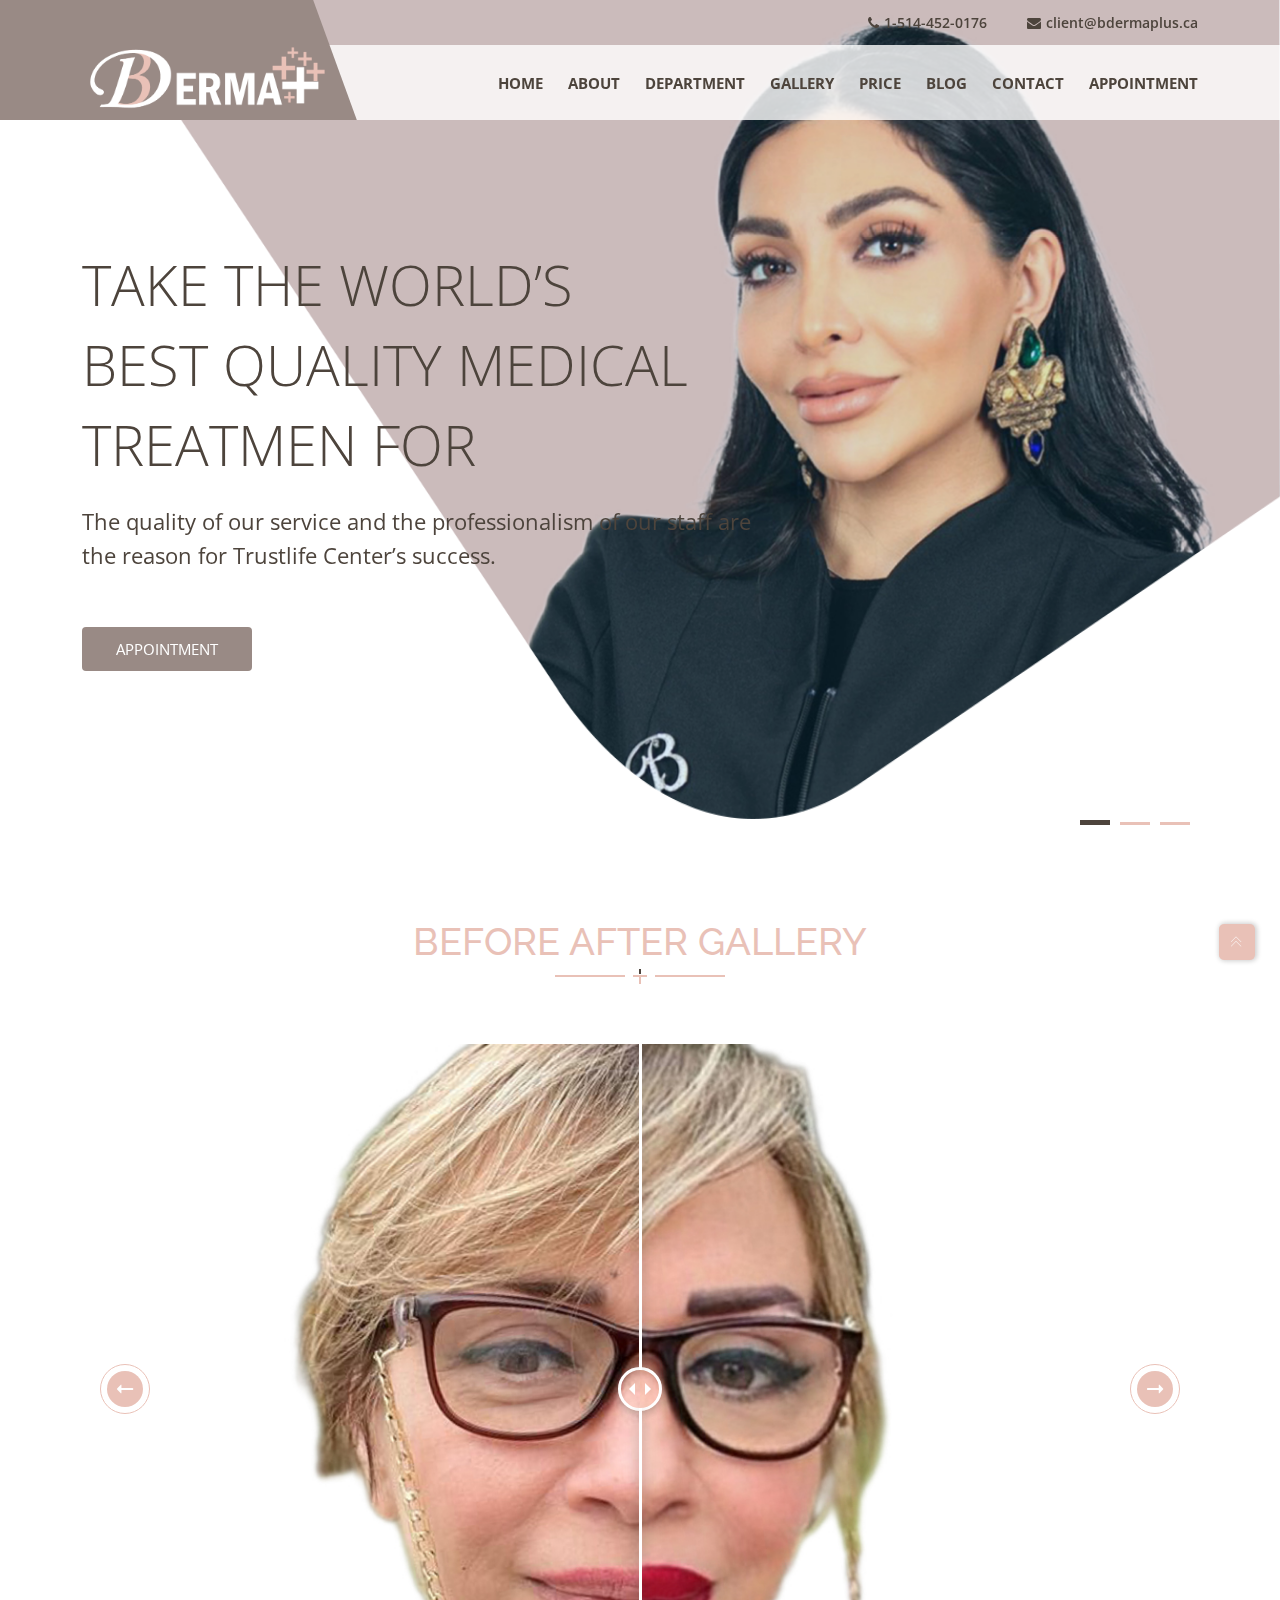
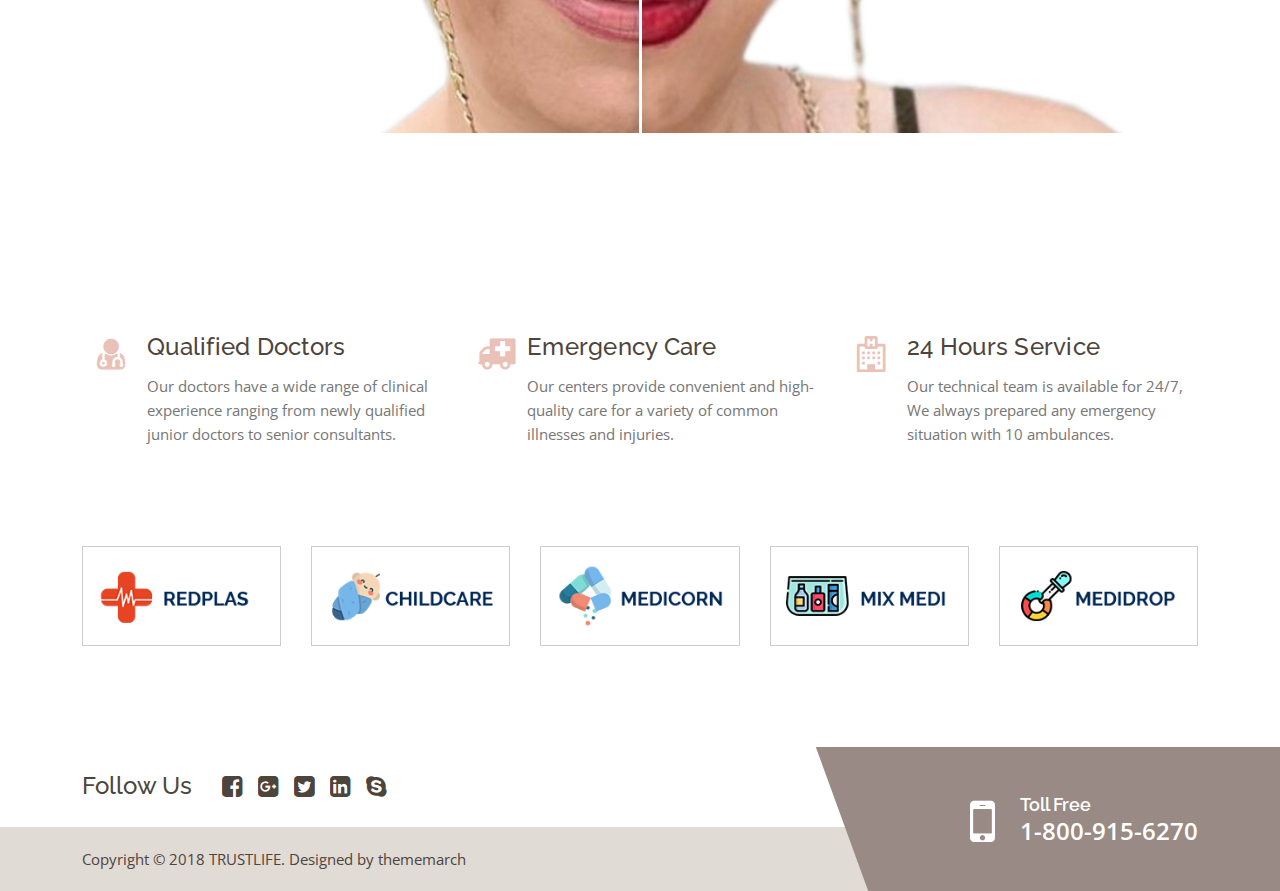
<file: index.html>
<!DOCTYPE html>
<html>
    <head>
        <!-- Meta Tags -->
        <meta charset="utf-8" />
        <meta http-equiv="x-ua-compatible" content="ie=edge" />
        <meta name="viewport" content="width=device-width, initial-scale=1" />
        <meta name="author" content="B Derma Plus" />
        <meta name="description" content="Medical Esthetician, Skin Care" />
        <!--TODO: add all services
    <meta name="keywords" content="Medical Esthetician, Skin Care, ..............">-->
        <!-- Page Title -->
        <title>
            BDermaPlus - Medical Esthetician - Skin Care - B Derma Plus
        </title>
        <!-- Favicon Icon -->
        <link rel="icon" href="assets/img/favicon.ico" />
        <!-- Stylesheets -->
        <link rel="stylesheet" type="text/css" href="assets/css/plugins.css" />
        <link rel="stylesheet" type="text/css" href="assets/css/style.css" />
    </head>

    <body>
        <!-- Start Preloader -->
        <div id="tm-preloader">
            <div id="tm-preloader-in">
                <div></div>
                <div></div>
                <div></div>
                <div></div>
                <div></div>
            </div>
        </div>
        <!-- End Preloader -->

        <!-- Start Site Header Wrap -->
        <header class="tm-header3">
            <div class="tm-site-header">
                <div class="tm-header-info-wrap">
                    <div class="container tm-header-info">
                        <a href="#"
                            ><i class="fa fa-phone"></i>1-514-452-0176</a
                        >
                        <a href="#"
                            ><i class="fa fa-envelope"></i
                            >client@bdermaplus.ca</a
                        >
                    </div>
                </div>
                <div class="tm-header-menu">
                    <div class="container tm-header-menu-container">
                        <div class="tm-site-branding">
                            <!-- For Image Logo -->
                            <a href="index.html" class="tm-logo-link">
                                <img
                                    src="assets/img/logo-w.png"
                                    alt=""
                                    class="tm-logo"
                                />
                            </a>
                            <!-- For Site Title -->
                            <!-- <span class="tm-site-title">
                        <a href="index.html">Trustlife</a>
                        </span> -->
                        </div>
                        <nav class="tm-primary-nav tm-onepage-nav">
                            <ul class="tm-primary-nav-list">
                                <li
                                    class="menu-item menu-item-has-children current-menu-ancestor current-menu-parent"
                                >
                                    <a
                                        href="#home"
                                        class="nav-link tm-smooth-move"
                                        >HOME</a
                                    >
                                    <ul>
                                        <li class="menu-item current-menu-item">
                                            <a href="index.html"
                                                >Home1 (Default Version)</a
                                            >
                                        </li>
                                        <li class="menu-item">
                                            <a href="home-version-2.html"
                                                >Home2 (Animation Version)</a
                                            >
                                        </li>
                                        <li class="menu-item">
                                            <a href="home-version-3.html"
                                                >Home3 (Full Width Banner)</a
                                            >
                                        </li>
                                        <li class="menu-item">
                                            <a href="home-version-4.html"
                                                >Home4 (Ripple Version)</a
                                            >
                                        </li>
                                        <li class="menu-item">
                                            <a href="home-version-5.html"
                                                >Home5 (Parallax Version)</a
                                            >
                                        </li>
                                        <li class="menu-item">
                                            <a href="home-version-6.html"
                                                >Home6 (Slider Version)</a
                                            >
                                        </li>
                                        <li class="menu-item">
                                            <a href="home-version-7.html"
                                                >Home7 (Youtube Background)</a
                                            >
                                        </li>
                                        <li class="menu-item">
                                            <a href="home-version-8.html"
                                                >Home8 (Minimal Version)</a
                                            >
                                        </li>
                                    </ul>
                                </li>
                                <li class="menu-item">
                                    <a
                                        href="#about"
                                        class="nav-link tm-smooth-move"
                                        >ABOUT</a
                                    >
                                </li>
                                <li class="menu-item">
                                    <a
                                        href="#department"
                                        class="nav-link tm-smooth-move"
                                        >DEPARTMENT</a
                                    >
                                </li>
                                <li class="menu-item">
                                    <a
                                        href="#gallery"
                                        class="nav-link tm-smooth-move"
                                        >GALLERY</a
                                    >
                                </li>
                                <li class="menu-item">
                                    <a
                                        href="#price"
                                        class="nav-link tm-smooth-move"
                                        >PRICE</a
                                    >
                                </li>
                                <li class="menu-item menu-item-has-children">
                                    <a
                                        href="#blog"
                                        class="nav-link tm-smooth-move"
                                        >BLOG</a
                                    >
                                    <ul>
                                        <li class="menu-item">
                                            <a href="blog-right-sidebar.html"
                                                >Blog Right Sidebar</a
                                            >
                                        </li>
                                        <li class="menu-item">
                                            <a href="blog-left-sidebar.html"
                                                >Blog Left Sidebar</a
                                            >
                                        </li>
                                        <li class="menu-item">
                                            <a href="blog-full-width.html"
                                                >Blog Full Width</a
                                            >
                                        </li>
                                        <li class="menu-item">
                                            <a
                                                href="blog-details-right-sidebar.html"
                                                >Single Blog Image Post</a
                                            >
                                        </li>
                                        <li class="menu-item">
                                            <a
                                                href="blog-details-left-sidebar.html"
                                                >Single Blog Slider Post</a
                                            >
                                        </li>
                                        <li class="menu-item">
                                            <a
                                                href="blog-details-full-width.html"
                                                >Single Blog Video Post</a
                                            >
                                        </li>
                                    </ul>
                                </li>
                                <li class="menu-item">
                                    <a
                                        href="#contact"
                                        class="nav-link tm-smooth-move"
                                        >CONTACT</a
                                    >
                                </li>
                                <li class="menu-item">
                                    <a
                                        href="#appointment"
                                        class="nav-link tm-smooth-move"
                                        >APPOINTMENT</a
                                    >
                                </li>
                            </ul>
                        </nav>
                    </div>
                    <!-- .tm-header-menu-container -->
                </div>
                <!-- .tm-header-menu -->
            </div>
            <!-- .tm-site-header -->
        </header>
        <!-- End Site Header Wrap -->

        <!-- Start Hero Section -->
        <section class="hero" id="home">
            <div class="container">
                <div class="slider-text">
                    <h1 class="tm-headline letters tm-rotate-text">
                        Take The world’s <br />
                        Best Quality Medical <br />
                        Treatmen for
                        <span class="tm-words-wrapper">
                            <b class="is-visible">DENTAL</b>
                            <b>NEUROLOGY</b>
                            <b>CRUTCHES</b>
                            <b>CARDIOLOGY</b>
                            <b>PULMONARY</b>
                            <b>X-RAY</b>
                        </span>
                    </h1>
                    <div class="empty-space col-sm-b20 col-xs-b10"></div>
                    <p>
                        The quality of our service and the professionalism of
                        our staff are <br />
                        the reason for Trustlife Center’s success.
                    </p>
                    <div
                        class="empty-space col-md-b55 col-sm-b35 col-xs-b25"
                    ></div>
                    <div class="tm-hero-btn">
                        <a href="#appointment" class="tm-btn1">APPOINTMENT</a>
                    </div>
                </div>
            </div>
            <!-- .container -->
            <div
                class="tm-hero-slider owl-carousel tm-dots1"
                id="tm-hero-slider"
            >
                <img src="assets/img/slide-01.jpg" alt="slide-01" />
                <img src="assets/img/slide-02.jpg" alt="slide-02" />
                <img src="assets/img/slide-03.jpg" alt="slide-03" />
            </div>
            <div class="hero-overlay"></div>
            <img
                src="assets/img/sweet-shap.png"
                alt="Sweet Shap"
                class="sweet-shap"
            />
        </section>
        <!-- End Hero Section -->

        <!-- Start Before & After Section -->
        <section class="tm-gray-bg">
            <div class="empty-space col-md-b100 col-xs-b70"></div>
            <div class="tm-section-heading text-center">
                <h2>Before After Gallery</h2>
                <div class="tm-section-seperator"><span></span></div>
                <div class="empty-space col-md-b60 col-xs-b40"></div>
            </div>
            <div class="container">
                <div
                    class="before-after-gallery-slider owl-carousel tm-nam-tm-style1"
                >
                    <div class="teeth-beforeafter">
                        <img
                            src="assets/img/teeth-before-image.jpg"
                            alt="teeth before"
                        />
                        <img
                            src="assets/img/teeth-after-image.jpg"
                            alt="teeth after"
                        />
                    </div>
                    <div class="teeth-beforeafter">
                        <img
                            src="assets/img/face-before-image.jpg"
                            alt="teeth before"
                        />
                        <img
                            src="assets/img/face-after-image.jpg"
                            alt="teeth after"
                        />
                    </div>
                    <div class="teeth-beforeafter">
                        <img
                            src="assets/img/teeth-before-image.jpg"
                            alt="teeth before"
                        />
                        <img
                            src="assets/img/teeth-after-image.jpg"
                            alt="teeth after"
                        />
                    </div>
                    <div class="teeth-beforeafter">
                        <img
                            src="assets/img/face-before-image.jpg"
                            alt="teeth before"
                        />
                        <img
                            src="assets/img/face-after-image.jpg"
                            alt="teeth after"
                        />
                    </div>
                </div>
            </div>
            <div class="empty-space col-md-b100 col-xs-b70"></div>
        </section>
        <!-- End Before & After Section -->

        <!-- Start  -->
        <section>
            <div class="empty-space col-md-b100 col-xs-b40"></div>
            <div class="container">
                <div class="row">
                    <div class="col-lg-4">
                        <div class="empty-space col-md-b0 col-xs-b30"></div>
                        <div class="tm-icon-box">
                            <div class="tm-icon">
                                <i class="fa fa-user-md"></i>
                            </div>
                            <h2 class="tm-icon-box-title">Qualified Doctors</h2>
                            <p class="tm-icon-box-text">
                                Our doctors have a wide range of clinical
                                experience ranging from newly qualified junior
                                doctors to senior consultants.
                            </p>
                        </div>
                    </div>
                    <!-- .col -->
                    <div class="col-lg-4">
                        <div class="empty-space col-md-b0 col-xs-b30"></div>
                        <div class="tm-icon-box">
                            <div class="tm-icon">
                                <i class="fa fa-ambulance"></i>
                            </div>
                            <h2 class="tm-icon-box-title">Emergency Care</h2>
                            <p class="tm-icon-box-text">
                                Our centers provide convenient and high-quality
                                care for a variety of common illnesses and
                                injuries.
                            </p>
                        </div>
                    </div>
                    <!-- .col -->
                    <div class="col-lg-4">
                        <div class="empty-space col-md-b0 col-xs-b30"></div>
                        <div class="tm-icon-box">
                            <div class="tm-icon">
                                <i class="fa fa-hospital-o"></i>
                            </div>
                            <h2 class="tm-icon-box-title">24 Hours Service</h2>
                            <p class="tm-icon-box-text">
                                Our technical team is available for 24/7, We
                                always prepared any emergency situation with 10
                                ambulances.
                            </p>
                        </div>
                    </div>
                    <!-- .col -->
                </div>
                <!-- .row -->
            </div>
        </section>
        <!-- Start  -->

        <!-- Start Clients Section -->
        <div class="tm-clients-wrap">
            <div class="empty-space col-md-b100 col-xs-b70"></div>
            <div class="container">
                <div class="tm-clients-curosor owl-carousel">
                    <div class="tm-client">
                        <img src="assets/img/client-logo-01.png" alt="" />
                    </div>
                    <div class="tm-client">
                        <img src="assets/img/client-logo-02.png" alt="" />
                    </div>
                    <div class="tm-client">
                        <img src="assets/img/client-logo-03.png" alt="" />
                    </div>
                    <div class="tm-client">
                        <img src="assets/img/client-logo-04.png" alt="" />
                    </div>
                    <div class="tm-client">
                        <img src="assets/img/client-logo-05.png" alt="" />
                    </div>
                    <div class="tm-client">
                        <img src="assets/img/client-logo-06.png" alt="" />
                    </div>
                </div>
            </div>
            <div class="empty-space col-md-b100 col-xs-b70"></div>
        </div>
        <!-- End Clients Section -->

        <!-- Start Footer -->
        <footer class="tm-overflow-hidden">
            <div class="tm-gray-bg">
                <div class="container">
                    <div class="row">
                        <div class="col-lg-8">
                            <div class="tm-footer-social">
                                <h2>Follow Us</h2>
                                <div class="tm-footer-social-list">
                                    <a href="#" class="tm-social-btn blue">
                                        <i class="fa fa-facebook-square"></i>
                                        <i class="fa fa-facebook-square"></i>
                                    </a>
                                    <a href="#" class="tm-social-btn blue">
                                        <i class="fa fa-google-plus-square"></i>
                                        <i class="fa fa-google-plus-square"></i>
                                    </a>
                                    <a href="#" class="tm-social-btn blue">
                                        <i class="fa fa-twitter-square"></i>
                                        <i class="fa fa-twitter-square"></i>
                                    </a>
                                    <a href="#" class="tm-social-btn blue">
                                        <i class="fa fa-linkedin-square"></i>
                                        <i class="fa fa-linkedin-square"></i>
                                    </a>
                                    <a href="#" class="tm-social-btn blue">
                                        <i class="fa fa-skype"></i>
                                        <i class="fa fa-skype"></i>
                                    </a>
                                </div>
                            </div>
                        </div>
                        <!-- .col -->
                    </div>
                </div>
            </div>
            <div class="tm-site-footer">
                <div class="container">
                    <!-- row-md-reverce -->
                    <div class="row row-sm-reverce">
                        <div class="col-md-7 col-lg-8">
                            <p class="tm-copyright">
                                Copyright © 2018 TRUSTLIFE. Designed by
                                thememarch
                            </p>
                        </div>
                        <!-- .col -->
                        <div class="col-md-5 col-lg-4">
                            <div class="tm-footer-hotline">
                                <div class="tm-footer-hotline-in">
                                    <div class="tm-phone-icon">
                                        <i class="fa fa-mobile"></i>
                                    </div>
                                    <h3>Toll Free</h3>
                                    <p>1-800-915-6270</p>
                                </div>
                            </div>
                        </div>
                        <!-- .col -->
                    </div>
                </div>
            </div>
        </footer>
        <!-- End Footer -->

        <!-- Scroll Up -->
        <div id="scrollup"></div>

        <!-- Scripts -->
        <script src="assets/js/vendor/modernizr-3.5.0.min.js"></script>
        <script src="assets/js/vendor/jquery-1.12.4.min.js"></script>
        <script src="assets/js/plugins.js"></script>
        <script src="assets/js/main.js"></script>
    </body>
</html>
</file>
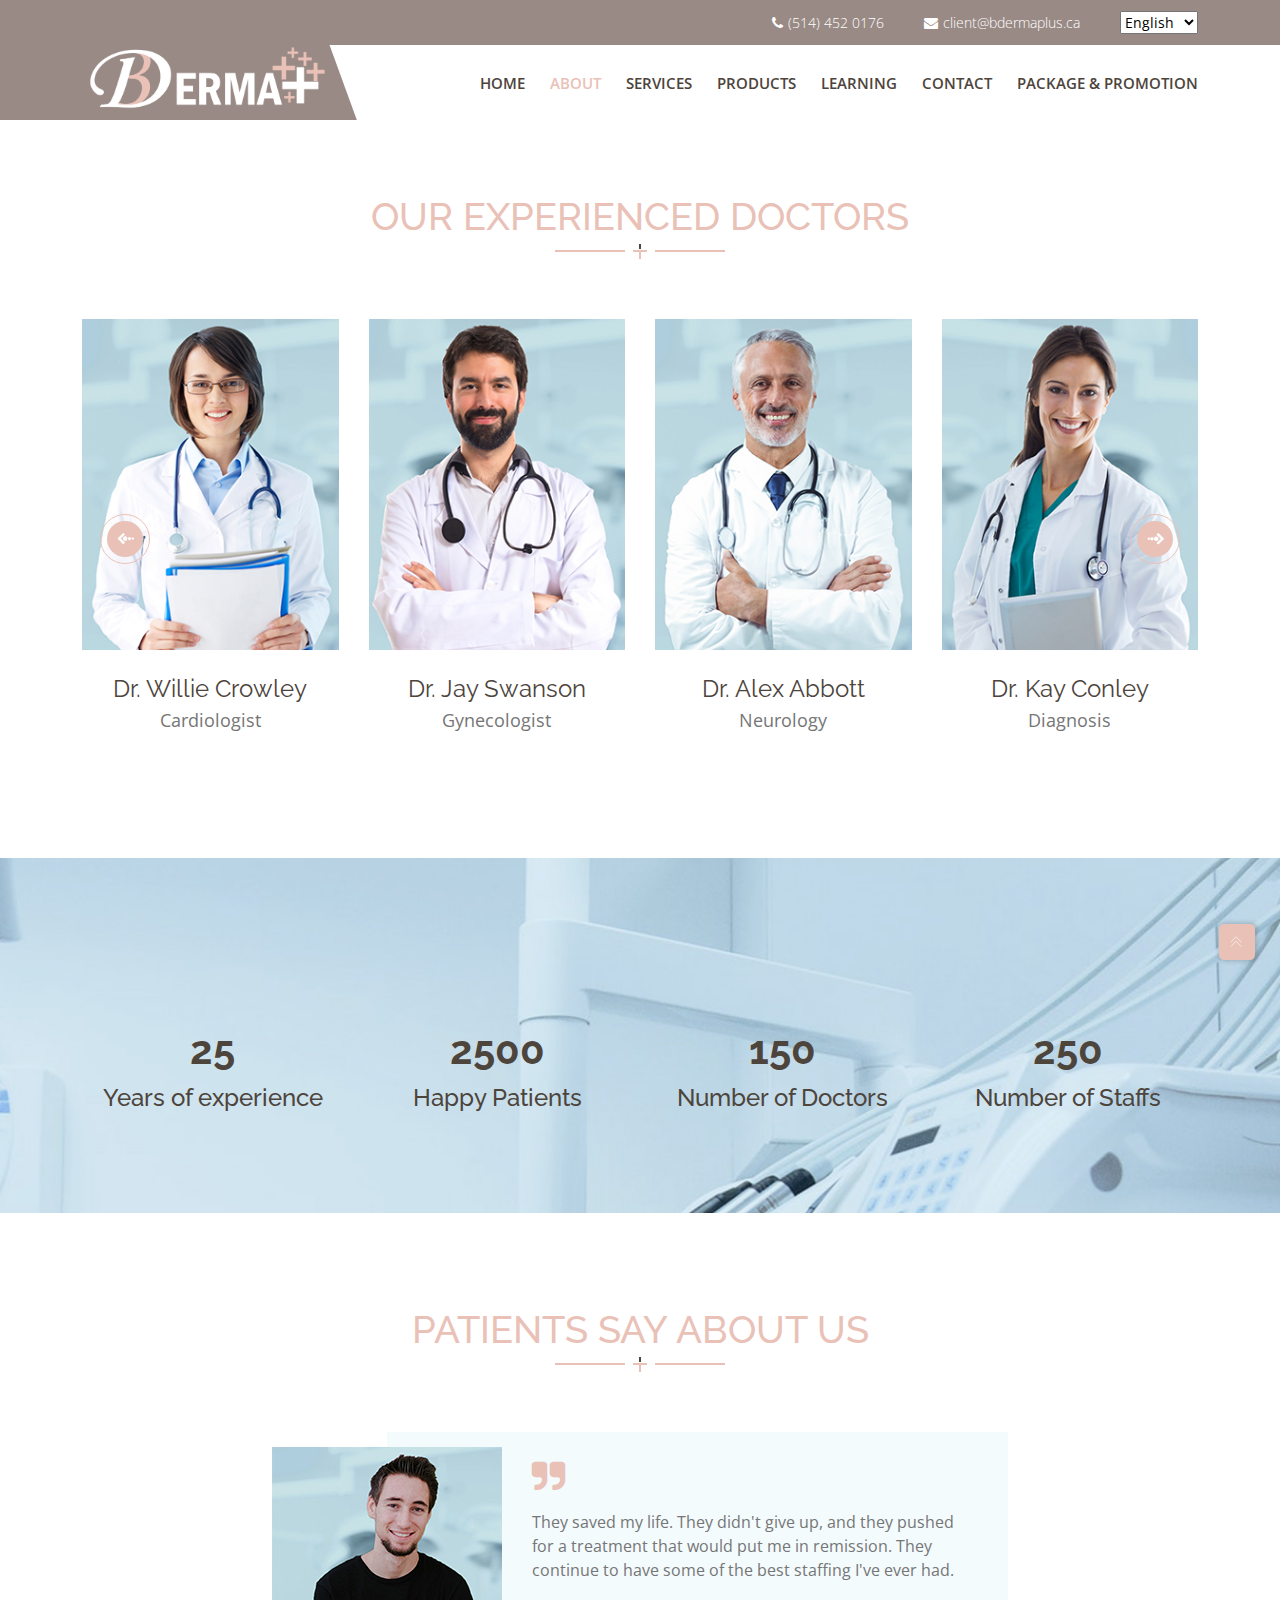
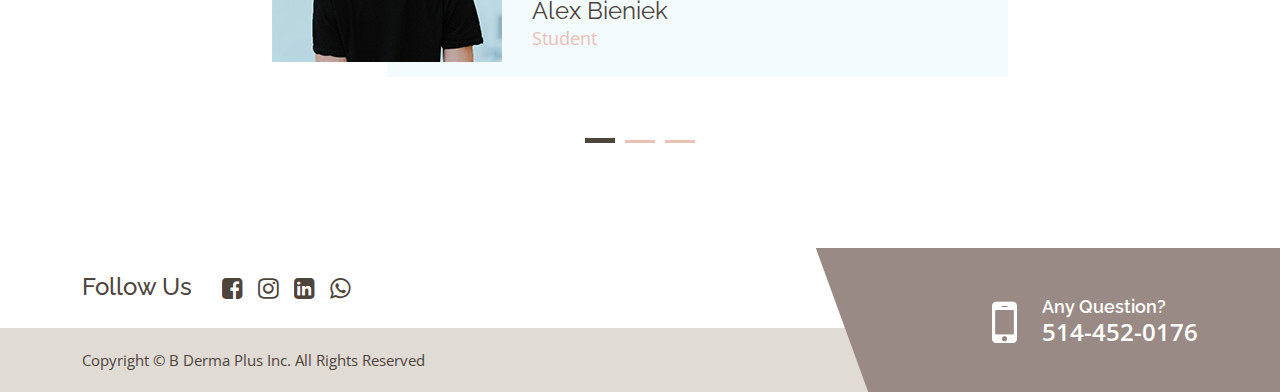
<file: about-en.html>
<!DOCTYPE html>
<html>
    <head>
        <!-- Meta Tags -->
        <meta charset="utf-8" />
        <meta http-equiv="x-ua-compatible" content="ie=edge" />
        <meta name="viewport" content="width=device-width, initial-scale=1" />
        <meta name="author" content="B Derma Plus" />
        <meta name="description" content="Medical Esthetician, Skin Care" />
        <!--TODO: add all services
    <meta name="keywords" content="Medical Esthetician, Skin Care, ..............">-->
        <!-- Page Title -->
        <title>
            BDermaPlus - Medical Esthetician - Skin Care - B Derma Plus
        </title>
        <!-- Favicon Icon -->
        <link rel="icon" href="assets/img/favicon.ico" />
        <!-- Stylesheets -->
        <link rel="stylesheet" type="text/css" href="assets/css/plugins.css" />
        <link rel="stylesheet" type="text/css" href="assets/css/style.css" />
    </head>

    <body>
        <!-- Start Site Header Wrap -->
        <header class="tm-header2">
            <div class="tm-site-header">
                <div class="tm-header-info-wrap">
                    <div class="container tm-header-info">
                        <a href="#"
                            ><i class="fa fa-phone"></i>(514) 452 0176</a
                        >
                        <a href="#"
                            ><i class="fa fa-envelope"></i
                            >client@bdermaplus.ca</a
                        >
                        <a>
                            <form action="" id="language-selector">
                                <select
                                    name="languages"
                                    id="languages"
                                    onchange="changeLanguage(this.value)"
                                >
                                    <option
                                        value="english"
                                        id="english"
                                        selected
                                    >
                                        English
                                    </option>
                                    <option value="french" id="french">
                                        Français
                                    </option>
                                </select>
                            </form></a
                        >
                    </div>
                </div>
                <div class="tm-header-menu">
                    <div class="container tm-header-menu-container">
                        <div class="tm-site-branding">
                            <!-- For Image Logo -->
                            <a href="index.html" class="tm-logo-link">
                                <img
                                    src="assets/img/logo-w.png"
                                    alt=""
                                    class="tm-logo"
                                />
                            </a>
                            <!-- For Site Title -->
                        </div>
                        <nav class="tm-primary-nav">
                            <ul class="tm-primary-nav-list">
                                <li class="menu-item">
                                    <a
                                        href="index-en.html"
                                        class="nav-link tm-smooth-move"
                                        >HOME</a
                                    >
                                </li>
                                <li class="menu-item active">
                                    <a
                                        href="about-en.html"
                                        class="nav-link tm-smooth-move"
                                        >ABOUT</a
                                    >
                                </li>
                                <li class="menu-item">
                                    <a
                                        href="services-en.html"
                                        class="nav-link tm-smooth-move"
                                        >SERVICES</a
                                    >
                                </li>
                                <li class="menu-item">
                                    <a
                                        href="products-en.html"
                                        class="nav-link tm-smooth-move"
                                        >PRODUCTS</a
                                    >
                                </li>
                                <li class="menu-item menu-item-has-children">
                                    <a
                                        href="learning-en.html"
                                        class="nav-link tm-smooth-move"
                                        >LEARNING</a
                                    >
                                    <ul>
                                        <li class="menu-item">
                                            <a href="#">LEARNING1</a>
                                        </li>
                                        <li class="menu-item">
                                            <a href="#">LEARNING2</a>
                                        </li>
                                        <li class="menu-item">
                                            <a href="#">LEARNING3</a>
                                        </li>
                                        <li class="menu-item">
                                            <a href="#">LEARNING4</a>
                                        </li>
                                        <li class="menu-item">
                                            <a href="#">LEARNING5</a>
                                        </li>
                                        <li class="menu-item">
                                            <a href="#">LEARNING6</a>
                                        </li>
                                    </ul>
                                </li>
                                <li class="menu-item">
                                    <a
                                        href="contact-en.html"
                                        class="nav-link tm-smooth-move"
                                        >CONTACT</a
                                    >
                                </li>
                                <li class="menu-item">
                                    <a
                                        href="package-promotion-en.html"
                                        class="nav-link tm-smooth-move"
                                        >PACKAGE & PROMOTION</a
                                    >
                                </li>
                            </ul>
                        </nav>
                    </div>
                    <!-- .tm-header-menu-container -->
                </div>
                <!-- .tm-header-menu -->
            </div>
            <!-- .tm-site-header -->
        </header>
        <!-- End Site Header Wrap -->

        <!-- Start Team Member -->
        <section id="doctor" class="start">
            <div class="empty-space col-md-b100 col-xs-b70"></div>
            <div class="tm-section-heading text-center">
                <h2>Our Experienced doctors</h2>
                <div class="tm-section-seperator"><span></span></div>
                <div class="empty-space col-md-b60 col-xs-b40"></div>
            </div>
            <div class="container">
                <div class="row">
                    <div class="col-lg-12">
                        <div
                            class="tm-member-carousel owl-carousel tm-nam-tm-style1 tm-dots1"
                        >
                            <div class="tm-team-member">
                                <div class="tm-member-hover">
                                    <a href="#" class="tm-member-thumb">
                                        <img
                                            src="assets/img/doctor-01.jpg"
                                            alt=""
                                        />
                                    </a>
                                    <div class="tm-member-social-btn-wrap">
                                        <div class="tm-member-socila-btn">
                                            <a
                                                href="#"
                                                class="tm-social-btn white"
                                            >
                                                <i
                                                    class="fa fa-facebook-square"
                                                ></i>
                                                <i
                                                    class="fa fa-facebook-square"
                                                ></i>
                                            </a>
                                        </div>
                                        <div class="tm-member-socila-btn">
                                            <a
                                                href="#"
                                                class="tm-social-btn white"
                                            >
                                                <i
                                                    class="fa fa-twitter-square"
                                                ></i>
                                                <i
                                                    class="fa fa-twitter-square"
                                                ></i>
                                            </a>
                                        </div>
                                        <div class="tm-member-socila-btn">
                                            <a
                                                href="#"
                                                class="tm-social-btn white"
                                            >
                                                <i
                                                    class="fa fa-linkedin-square"
                                                ></i>
                                                <i
                                                    class="fa fa-linkedin-square"
                                                ></i>
                                            </a>
                                        </div>
                                        <div class="tm-member-socila-btn">
                                            <a
                                                href="#"
                                                class="tm-social-btn white"
                                            >
                                                <i class="fa fa-skype"></i>
                                                <i class="fa fa-skype"></i>
                                            </a>
                                        </div>
                                    </div>
                                    <!-- .tm-member-social-btn-wrap -->
                                </div>
                                <div
                                    class="tm-member-meta tm-gray-bg text-center"
                                >
                                    <h3 class="tm-member-name">
                                        <a href="#">Dr. Willie Crowley</a>
                                    </h3>
                                    <span class="tm-member-speciality"
                                        >Cardiologist</span
                                    >
                                </div>
                            </div>
                            <!-- .tm-team-member -->
                            <div class="tm-team-member">
                                <div class="tm-member-hover">
                                    <a href="#" class="tm-member-thumb">
                                        <img
                                            src="assets/img/doctor-02.jpg"
                                            alt=""
                                        />
                                    </a>
                                    <div class="tm-member-social-btn-wrap">
                                        <div class="tm-member-socila-btn">
                                            <a
                                                href="#"
                                                class="tm-social-btn white"
                                            >
                                                <i
                                                    class="fa fa-facebook-square"
                                                ></i>
                                                <i
                                                    class="fa fa-facebook-square"
                                                ></i>
                                            </a>
                                        </div>
                                        <div class="tm-member-socila-btn">
                                            <a
                                                href="#"
                                                class="tm-social-btn white"
                                            >
                                                <i
                                                    class="fa fa-twitter-square"
                                                ></i>
                                                <i
                                                    class="fa fa-twitter-square"
                                                ></i>
                                            </a>
                                        </div>
                                        <div class="tm-member-socila-btn">
                                            <a
                                                href="#"
                                                class="tm-social-btn white"
                                            >
                                                <i
                                                    class="fa fa-linkedin-square"
                                                ></i>
                                                <i
                                                    class="fa fa-linkedin-square"
                                                ></i>
                                            </a>
                                        </div>
                                        <div class="tm-member-socila-btn">
                                            <a
                                                href="#"
                                                class="tm-social-btn white"
                                            >
                                                <i class="fa fa-skype"></i>
                                                <i class="fa fa-skype"></i>
                                            </a>
                                        </div>
                                    </div>
                                    <!-- .tm-member-social-btn-wrap -->
                                </div>
                                <div
                                    class="tm-member-meta tm-gray-bg text-center"
                                >
                                    <h3 class="tm-member-name">
                                        <a href="#">Dr. Jay Swanson</a>
                                    </h3>
                                    <span class="tm-member-speciality"
                                        >Gynecologist</span
                                    >
                                </div>
                            </div>
                            <!-- .tm-team-member -->
                            <div class="tm-team-member">
                                <div class="tm-member-hover">
                                    <a href="#" class="tm-member-thumb">
                                        <img
                                            src="assets/img/doctor-03.jpg"
                                            alt=""
                                        />
                                    </a>
                                    <div class="tm-member-social-btn-wrap">
                                        <div class="tm-member-socila-btn">
                                            <a
                                                href="#"
                                                class="tm-social-btn white"
                                            >
                                                <i
                                                    class="fa fa-facebook-square"
                                                ></i>
                                                <i
                                                    class="fa fa-facebook-square"
                                                ></i>
                                            </a>
                                        </div>
                                        <div class="tm-member-socila-btn">
                                            <a
                                                href="#"
                                                class="tm-social-btn white"
                                            >
                                                <i
                                                    class="fa fa-twitter-square"
                                                ></i>
                                                <i
                                                    class="fa fa-twitter-square"
                                                ></i>
                                            </a>
                                        </div>
                                        <div class="tm-member-socila-btn">
                                            <a
                                                href="#"
                                                class="tm-social-btn white"
                                            >
                                                <i
                                                    class="fa fa-linkedin-square"
                                                ></i>
                                                <i
                                                    class="fa fa-linkedin-square"
                                                ></i>
                                            </a>
                                        </div>
                                        <div class="tm-member-socila-btn">
                                            <a
                                                href="#"
                                                class="tm-social-btn white"
                                            >
                                                <i class="fa fa-skype"></i>
                                                <i class="fa fa-skype"></i>
                                            </a>
                                        </div>
                                    </div>
                                    <!-- .tm-member-social-btn-wrap -->
                                </div>
                                <div
                                    class="tm-member-meta tm-gray-bg text-center"
                                >
                                    <h3 class="tm-member-name">
                                        <a href="#">Dr. Alex Abbott</a>
                                    </h3>
                                    <span class="tm-member-speciality"
                                        >Neurology</span
                                    >
                                </div>
                            </div>
                            <!-- .tm-team-member -->
                            <div class="tm-team-member">
                                <div class="tm-member-hover">
                                    <a href="#" class="tm-member-thumb">
                                        <img
                                            src="assets/img/doctor-04.jpg"
                                            alt=""
                                        />
                                    </a>
                                    <div class="tm-member-social-btn-wrap">
                                        <div class="tm-member-socila-btn">
                                            <a
                                                href="#"
                                                class="tm-social-btn white"
                                            >
                                                <i
                                                    class="fa fa-facebook-square"
                                                ></i>
                                                <i
                                                    class="fa fa-facebook-square"
                                                ></i>
                                            </a>
                                        </div>
                                        <div class="tm-member-socila-btn">
                                            <a
                                                href="#"
                                                class="tm-social-btn white"
                                            >
                                                <i
                                                    class="fa fa-twitter-square"
                                                ></i>
                                                <i
                                                    class="fa fa-twitter-square"
                                                ></i>
                                            </a>
                                        </div>
                                        <div class="tm-member-socila-btn">
                                            <a
                                                href="#"
                                                class="tm-social-btn white"
                                            >
                                                <i
                                                    class="fa fa-linkedin-square"
                                                ></i>
                                                <i
                                                    class="fa fa-linkedin-square"
                                                ></i>
                                            </a>
                                        </div>
                                        <div class="tm-member-socila-btn">
                                            <a
                                                href="#"
                                                class="tm-social-btn white"
                                            >
                                                <i class="fa fa-skype"></i>
                                                <i class="fa fa-skype"></i>
                                            </a>
                                        </div>
                                    </div>
                                    <!-- .tm-member-social-btn-wrap -->
                                </div>
                                <div
                                    class="tm-member-meta tm-gray-bg text-center"
                                >
                                    <h3 class="tm-member-name">
                                        <a href="#">Dr. Kay Conley</a>
                                    </h3>
                                    <span class="tm-member-speciality"
                                        >Diagnosis</span
                                    >
                                </div>
                            </div>
                            <!-- .tm-team-member -->
                            <div class="tm-team-member">
                                <div class="tm-member-hover">
                                    <a href="#" class="tm-member-thumb">
                                        <img
                                            src="assets/img/doctor-01.jpg"
                                            alt=""
                                        />
                                    </a>
                                    <div class="tm-member-social-btn-wrap">
                                        <div class="tm-member-socila-btn">
                                            <a
                                                href="#"
                                                class="tm-social-btn white"
                                            >
                                                <i
                                                    class="fa fa-facebook-square"
                                                ></i>
                                                <i
                                                    class="fa fa-facebook-square"
                                                ></i>
                                            </a>
                                        </div>
                                        <div class="tm-member-socila-btn">
                                            <a
                                                href="#"
                                                class="tm-social-btn white"
                                            >
                                                <i
                                                    class="fa fa-twitter-square"
                                                ></i>
                                                <i
                                                    class="fa fa-twitter-square"
                                                ></i>
                                            </a>
                                        </div>
                                        <div class="tm-member-socila-btn">
                                            <a
                                                href="#"
                                                class="tm-social-btn white"
                                            >
                                                <i
                                                    class="fa fa-linkedin-square"
                                                ></i>
                                                <i
                                                    class="fa fa-linkedin-square"
                                                ></i>
                                            </a>
                                        </div>
                                        <div class="tm-member-socila-btn">
                                            <a
                                                href="#"
                                                class="tm-social-btn white"
                                            >
                                                <i class="fa fa-skype"></i>
                                                <i class="fa fa-skype"></i>
                                            </a>
                                        </div>
                                    </div>
                                    <!-- .tm-member-social-btn-wrap -->
                                </div>
                                <div
                                    class="tm-member-meta tm-gray-bg text-center"
                                >
                                    <h3 class="tm-member-name">
                                        <a href="#">Dr. Willie Crowley</a>
                                    </h3>
                                    <span class="tm-member-speciality"
                                        >Cardiologist</span
                                    >
                                </div>
                            </div>
                            <!-- .tm-team-member -->
                            <div class="tm-team-member">
                                <div class="tm-member-hover">
                                    <a href="#" class="tm-member-thumb">
                                        <img
                                            src="assets/img/doctor-02.jpg"
                                            alt=""
                                        />
                                    </a>
                                    <div class="tm-member-social-btn-wrap">
                                        <div class="tm-member-socila-btn">
                                            <a
                                                href="#"
                                                class="tm-social-btn white"
                                            >
                                                <i
                                                    class="fa fa-facebook-square"
                                                ></i>
                                                <i
                                                    class="fa fa-facebook-square"
                                                ></i>
                                            </a>
                                        </div>
                                        <div class="tm-member-socila-btn">
                                            <a
                                                href="#"
                                                class="tm-social-btn white"
                                            >
                                                <i
                                                    class="fa fa-twitter-square"
                                                ></i>
                                                <i
                                                    class="fa fa-twitter-square"
                                                ></i>
                                            </a>
                                        </div>
                                        <div class="tm-member-socila-btn">
                                            <a
                                                href="#"
                                                class="tm-social-btn white"
                                            >
                                                <i
                                                    class="fa fa-linkedin-square"
                                                ></i>
                                                <i
                                                    class="fa fa-linkedin-square"
                                                ></i>
                                            </a>
                                        </div>
                                        <div class="tm-member-socila-btn">
                                            <a
                                                href="#"
                                                class="tm-social-btn white"
                                            >
                                                <i class="fa fa-skype"></i>
                                                <i class="fa fa-skype"></i>
                                            </a>
                                        </div>
                                    </div>
                                    <!-- .tm-member-social-btn-wrap -->
                                </div>
                                <div
                                    class="tm-member-meta tm-gray-bg text-center"
                                >
                                    <h3 class="tm-member-name">
                                        <a href="#">Dr. Jay Swanson</a>
                                    </h3>
                                    <span class="tm-member-speciality"
                                        >Gynecologist</span
                                    >
                                </div>
                            </div>
                            <!-- .tm-team-member -->
                            <div class="tm-team-member">
                                <div class="tm-member-hover">
                                    <a href="#" class="tm-member-thumb">
                                        <img
                                            src="assets/img/doctor-03.jpg"
                                            alt=""
                                        />
                                    </a>
                                    <div class="tm-member-social-btn-wrap">
                                        <div class="tm-member-socila-btn">
                                            <a
                                                href="#"
                                                class="tm-social-btn white"
                                            >
                                                <i
                                                    class="fa fa-facebook-square"
                                                ></i>
                                                <i
                                                    class="fa fa-facebook-square"
                                                ></i>
                                            </a>
                                        </div>
                                        <div class="tm-member-socila-btn">
                                            <a
                                                href="#"
                                                class="tm-social-btn white"
                                            >
                                                <i
                                                    class="fa fa-twitter-square"
                                                ></i>
                                                <i
                                                    class="fa fa-twitter-square"
                                                ></i>
                                            </a>
                                        </div>
                                        <div class="tm-member-socila-btn">
                                            <a
                                                href="#"
                                                class="tm-social-btn white"
                                            >
                                                <i
                                                    class="fa fa-linkedin-square"
                                                ></i>
                                                <i
                                                    class="fa fa-linkedin-square"
                                                ></i>
                                            </a>
                                        </div>
                                        <div class="tm-member-socila-btn">
                                            <a
                                                href="#"
                                                class="tm-social-btn white"
                                            >
                                                <i class="fa fa-skype"></i>
                                                <i class="fa fa-skype"></i>
                                            </a>
                                        </div>
                                    </div>
                                    <!-- .tm-member-social-btn-wrap -->
                                </div>
                                <div
                                    class="tm-member-meta tm-gray-bg text-center"
                                >
                                    <h3 class="tm-member-name">
                                        <a href="#">Dr. Alex Abbott</a>
                                    </h3>
                                    <span class="tm-member-speciality"
                                        >Neurology</span
                                    >
                                </div>
                            </div>
                            <!-- .tm-team-member -->
                            <div class="tm-team-member">
                                <div class="tm-member-hover">
                                    <a href="#" class="tm-member-thumb">
                                        <img
                                            src="assets/img/doctor-04.jpg"
                                            alt=""
                                        />
                                    </a>
                                    <div class="tm-member-social-btn-wrap">
                                        <div class="tm-member-socila-btn">
                                            <a
                                                href="#"
                                                class="tm-social-btn white"
                                            >
                                                <i
                                                    class="fa fa-facebook-square"
                                                ></i>
                                                <i
                                                    class="fa fa-facebook-square"
                                                ></i>
                                            </a>
                                        </div>
                                        <div class="tm-member-socila-btn">
                                            <a
                                                href="#"
                                                class="tm-social-btn white"
                                            >
                                                <i
                                                    class="fa fa-twitter-square"
                                                ></i>
                                                <i
                                                    class="fa fa-twitter-square"
                                                ></i>
                                            </a>
                                        </div>
                                        <div class="tm-member-socila-btn">
                                            <a
                                                href="#"
                                                class="tm-social-btn white"
                                            >
                                                <i
                                                    class="fa fa-linkedin-square"
                                                ></i>
                                                <i
                                                    class="fa fa-linkedin-square"
                                                ></i>
                                            </a>
                                        </div>
                                        <div class="tm-member-socila-btn">
                                            <a
                                                href="#"
                                                class="tm-social-btn white"
                                            >
                                                <i class="fa fa-skype"></i>
                                                <i class="fa fa-skype"></i>
                                            </a>
                                        </div>
                                    </div>
                                    <!-- .tm-member-social-btn-wrap -->
                                </div>
                                <div
                                    class="tm-member-meta tm-gray-bg text-center"
                                >
                                    <h3 class="tm-member-name">
                                        <a href="#">Dr. Kay Conley</a>
                                    </h3>
                                    <span class="tm-member-speciality"
                                        >Diagnosis</span
                                    >
                                </div>
                            </div>
                            <!-- .tm-team-member -->
                        </div>
                        <!-- .member-carousel -->
                    </div>
                    <!-- .col -->
                </div>
            </div>
            <div class="empty-space col-md-b100 col-xs-b70"></div>
        </section>
        <!-- End Team Member -->

        <!-- Start Fun Fact Section -->
        <section class="tm-fun-fact-wrap tm-bg">
            <div class="empty-space col-md-b100 col-xs-b70"></div>
            <div class="container">
                <div class="row">
                    <div class="col-lg-3 col-md-6">
                        <div class="tm-fun-fact text-center">
                            <i
                                class="icofont icofont-briefcase-alt-2 wow fadeInDown"
                                data-wow-delay="0.2s"
                                data-wow-duration="2s"
                            ></i>
                            <h2 class="tm-counter">25</h2>
                            <h3>Years of experience</h3>
                        </div>
                        <div class="empty-space col-xs-b30"></div>
                    </div>
                    <!-- .col -->
                    <div class="col-lg-3 col-md-6">
                        <div class="tm-fun-fact text-center">
                            <i
                                class="icofont icofont-emo-simple-smile wow fadeInDown"
                                data-wow-delay="0.4s"
                                data-wow-duration="2s"
                            ></i>
                            <h2 class="tm-counter">2500</h2>
                            <h3>Happy Patients</h3>
                        </div>
                        <div class="empty-space col-xs-b30"></div>
                    </div>
                    <!-- .col -->
                    <div class="col-lg-3 col-md-6">
                        <div class="tm-fun-fact text-center">
                            <i
                                class="icofont icofont-doctor wow fadeInDown"
                                data-wow-delay="0.6s"
                                data-wow-duration="2s"
                            ></i>
                            <h2 class="tm-counter">150</h2>
                            <h3>Number of Doctors</h3>
                        </div>
                        <div class="empty-space col-xs-b30"></div>
                    </div>
                    <!-- .col -->
                    <div class="col-lg-3 col-md-6">
                        <div class="tm-fun-fact text-center">
                            <i
                                class="icofont icofont-users-social wow fadeInDown"
                                data-wow-delay="0.8s"
                                data-wow-duration="2s"
                            ></i>
                            <h2 class="tm-counter">250</h2>
                            <h3>Number of Staffs</h3>
                        </div>
                        <div class="empty-space col-xs-b30"></div>
                    </div>
                    <!-- .col -->
                </div>
            </div>
            <div class="empty-space col-lg-b70 col-xs-b40"></div>
        </section>
        <!-- End Fun Fact Section -->

        <!-- Start Testimonial Section -->
        <section>
            <div class="empty-space col-md-b100 col-xs-b70"></div>
            <div class="tm-section-heading text-center">
                <h2>Patients say about us</h2>
                <div class="tm-section-seperator"><span></span></div>
                <div class="empty-space col-md-b60 col-xs-b40"></div>
            </div>
            <div class="container">
                <div class="row">
                    <div class="col-lg-8 offset-lg-2">
                        <div
                            class="owl-carousel tm-testimonial tm-testimonial-1 tm-dots1"
                        >
                            <div class="tm-single-testimonial">
                                <div class="tm-testimonial-thumb">
                                    <img src="assets/img/test-01.jpg" alt="" />
                                </div>
                                <div class="tm-testimonial-text">
                                    <i class="fa fa-quote-right"></i>
                                    <blockquote>
                                        They saved my life. They didn't give up,
                                        and they pushed for a treatment that
                                        would put me in remission. They continue
                                        to have some of the best staffing I've
                                        ever had.
                                    </blockquote>
                                    <div class="tm-testimonial-meta">
                                        <h3>Alex Bieniek</h3>
                                        <span>Student</span>
                                    </div>
                                </div>
                            </div>
                            <!-- testimonail slide -->
                            <div class="tm-single-testimonial">
                                <div class="tm-testimonial-thumb">
                                    <img src="assets/img/test-02.jpg" alt="" />
                                </div>
                                <div class="tm-testimonial-text">
                                    <i class="fa fa-quote-right"></i>
                                    <blockquote>
                                        Nothing but the best. Team medicine with
                                        top notched specialists. Worth the drive
                                        to come here especially if it involves
                                        your health or the health of a loved
                                        one.
                                    </blockquote>
                                    <div class="tm-testimonial-meta">
                                        <h3>Sheri Coburn</h3>
                                        <span>Teacher</span>
                                    </div>
                                </div>
                            </div>
                            <!-- testimonail slide -->
                            <div class="tm-single-testimonial">
                                <div class="tm-testimonial-thumb">
                                    <img src="assets/img/test-03.jpg" alt="" />
                                </div>
                                <div class="tm-testimonial-text">
                                    <i class="fa fa-quote-right"></i>
                                    <blockquote>
                                        I love this hospital, I definetly think
                                        its the best in Kanada, I had both of my
                                        children there, their staff is really
                                        nice, and they definelty took care of
                                        me.
                                    </blockquote>
                                    <div class="tm-testimonial-meta">
                                        <h3>Martha m.</h3>
                                        <span>Professor</span>
                                    </div>
                                </div>
                            </div>
                            <!-- testimonail slide -->
                        </div>
                    </div>
                </div>
            </div>
            <div class="empty-space col-md-b100 col-xs-b70"></div>
        </section>
        <!-- End Testimonial Section -->

        <!-- Start Footer -->
        <footer class="tm-overflow-hidden">
            <div class="tm-gray-bg">
                <div class="container">
                    <div class="row">
                        <div class="col-lg-8">
                            <div class="tm-footer-social">
                                <h2>Follow Us</h2>
                                <div class="tm-footer-social-list">
                                    <a href="#" class="tm-social-btn blue">
                                        <i class="fa fa-facebook-square"></i>
                                        <i class="fa fa-facebook-square"></i>
                                    </a>
                                    <a href="#" class="tm-social-btn blue">
                                        <i class="fa fa-instagram"></i>
                                        <i class="fa fa-instagram"></i>
                                    </a>
                                    <a href="#" class="tm-social-btn blue">
                                        <i class="fa fa-linkedin-square"></i>
                                        <i class="fa fa-linkedin-square"></i>
                                    </a>
                                    <a href="#" class="tm-social-btn blue">
                                        <i class="fa fa-whatsapp"></i>
                                        <i class="fa fa-whatsapp"></i>
                                    </a>
                                </div>
                            </div>
                        </div>
                        <!-- .col -->
                    </div>
                </div>
            </div>
            <div class="tm-site-footer">
                <div class="container">
                    <!-- row-md-reverce -->
                    <div class="row row-sm-reverce">
                        <div class="col-md-7 col-lg-8">
                            <p class="tm-copyright">
                                Copyright © B Derma Plus Inc. All Rights
                                Reserved
                            </p>
                        </div>
                        <!-- .col -->
                        <div class="col-md-5 col-lg-4">
                            <div class="tm-footer-hotline">
                                <div class="tm-footer-hotline-in">
                                    <div class="tm-phone-icon">
                                        <i class="fa fa-mobile"></i>
                                    </div>
                                    <h3>Any Question?</h3>
                                    <p>514-452-0176</p>
                                </div>
                            </div>
                        </div>
                        <!-- .col -->
                    </div>
                </div>
            </div>
        </footer>
        <!-- End Footer -->

        <!-- Scroll Up -->
        <div id="scrollup"></div>

        <!-- Scripts -->
        <script src="assets/js/vendor/modernizr-3.5.0.min.js"></script>
        <script src="assets/js/vendor/jquery-1.12.4.min.js"></script>
        <script src="assets/js/plugins.js"></script>
        <script src="assets/js/main.js"></script>
        <script defer>
            //TODO: adding the localstorage for language
            const changeLanguage = (selected) => {
                if (selected === "english") {
                    location.href = "http://bdermaplus.ca/about-en.html";
                }
                if (selected === "french") {
                    location.href = "http://bdermaplus.ca/about.html";
                }
            };
        </script>
    </body>
</html>
</file>
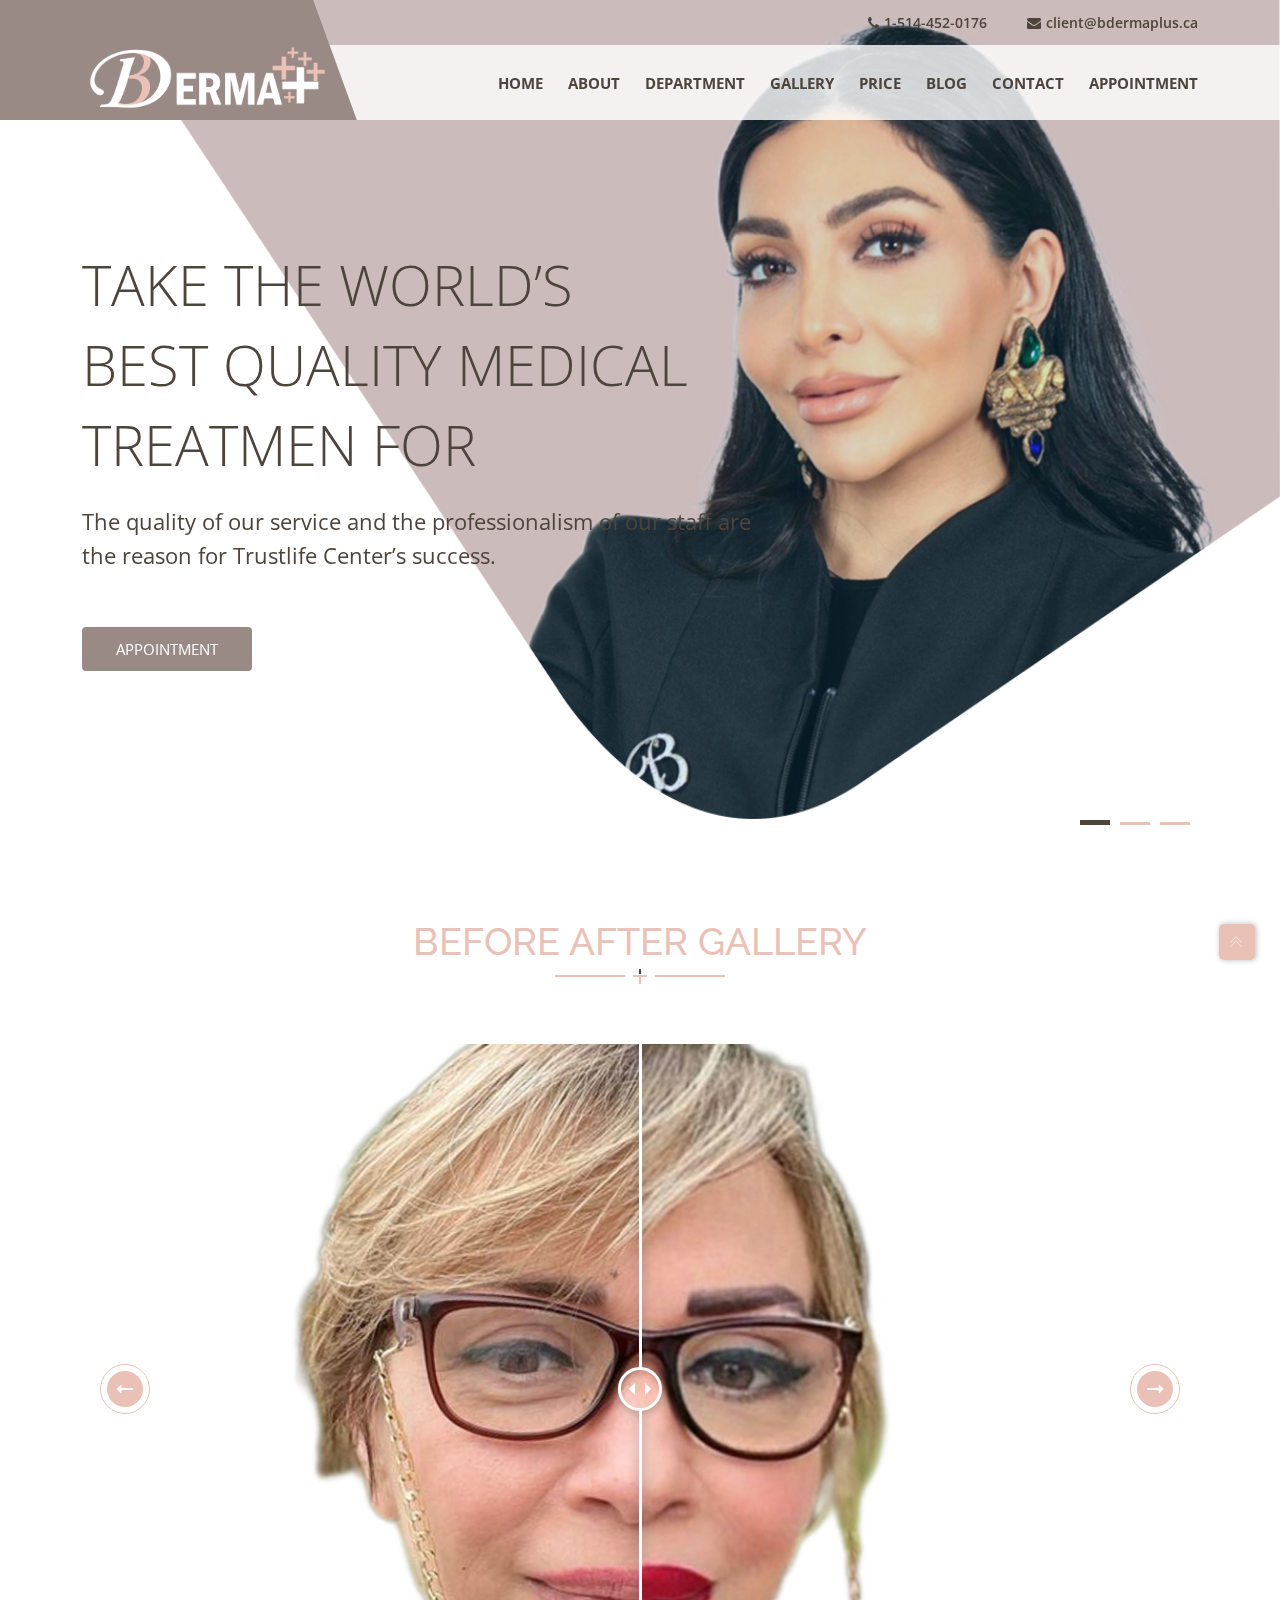
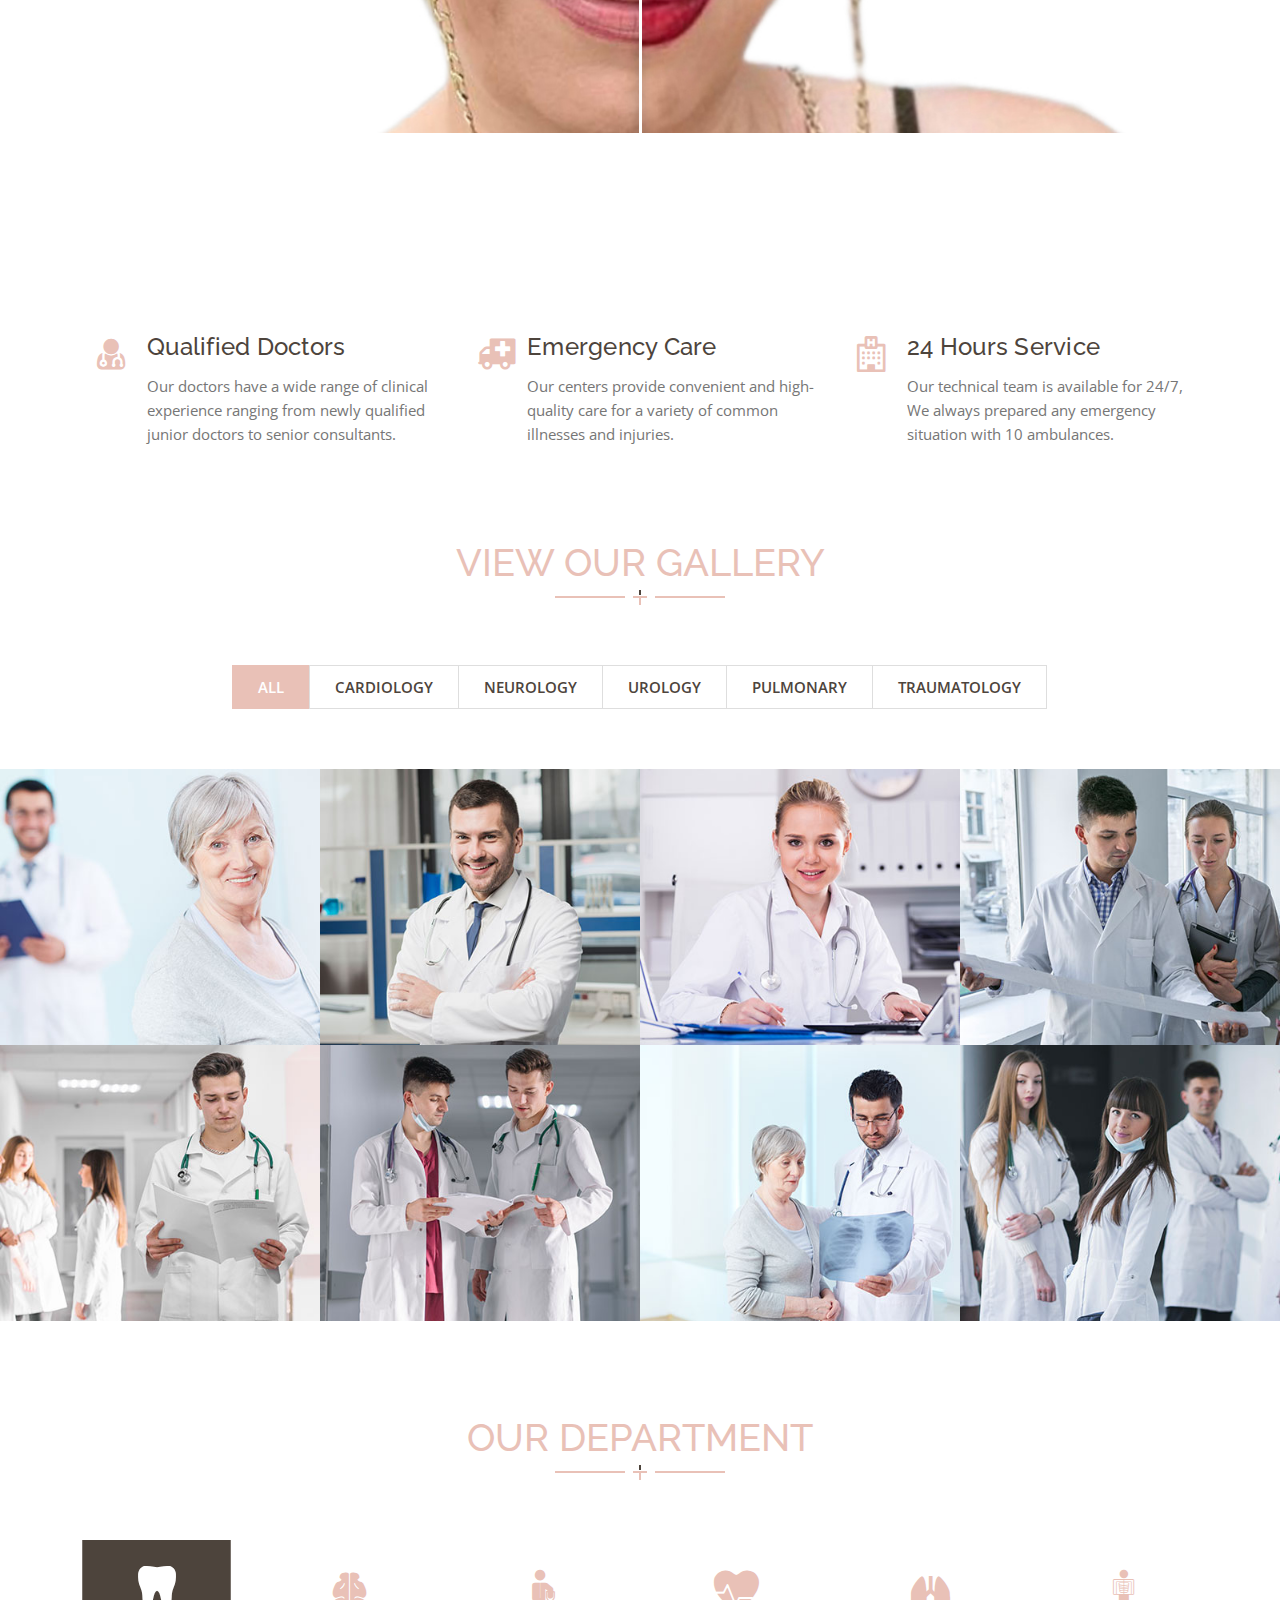
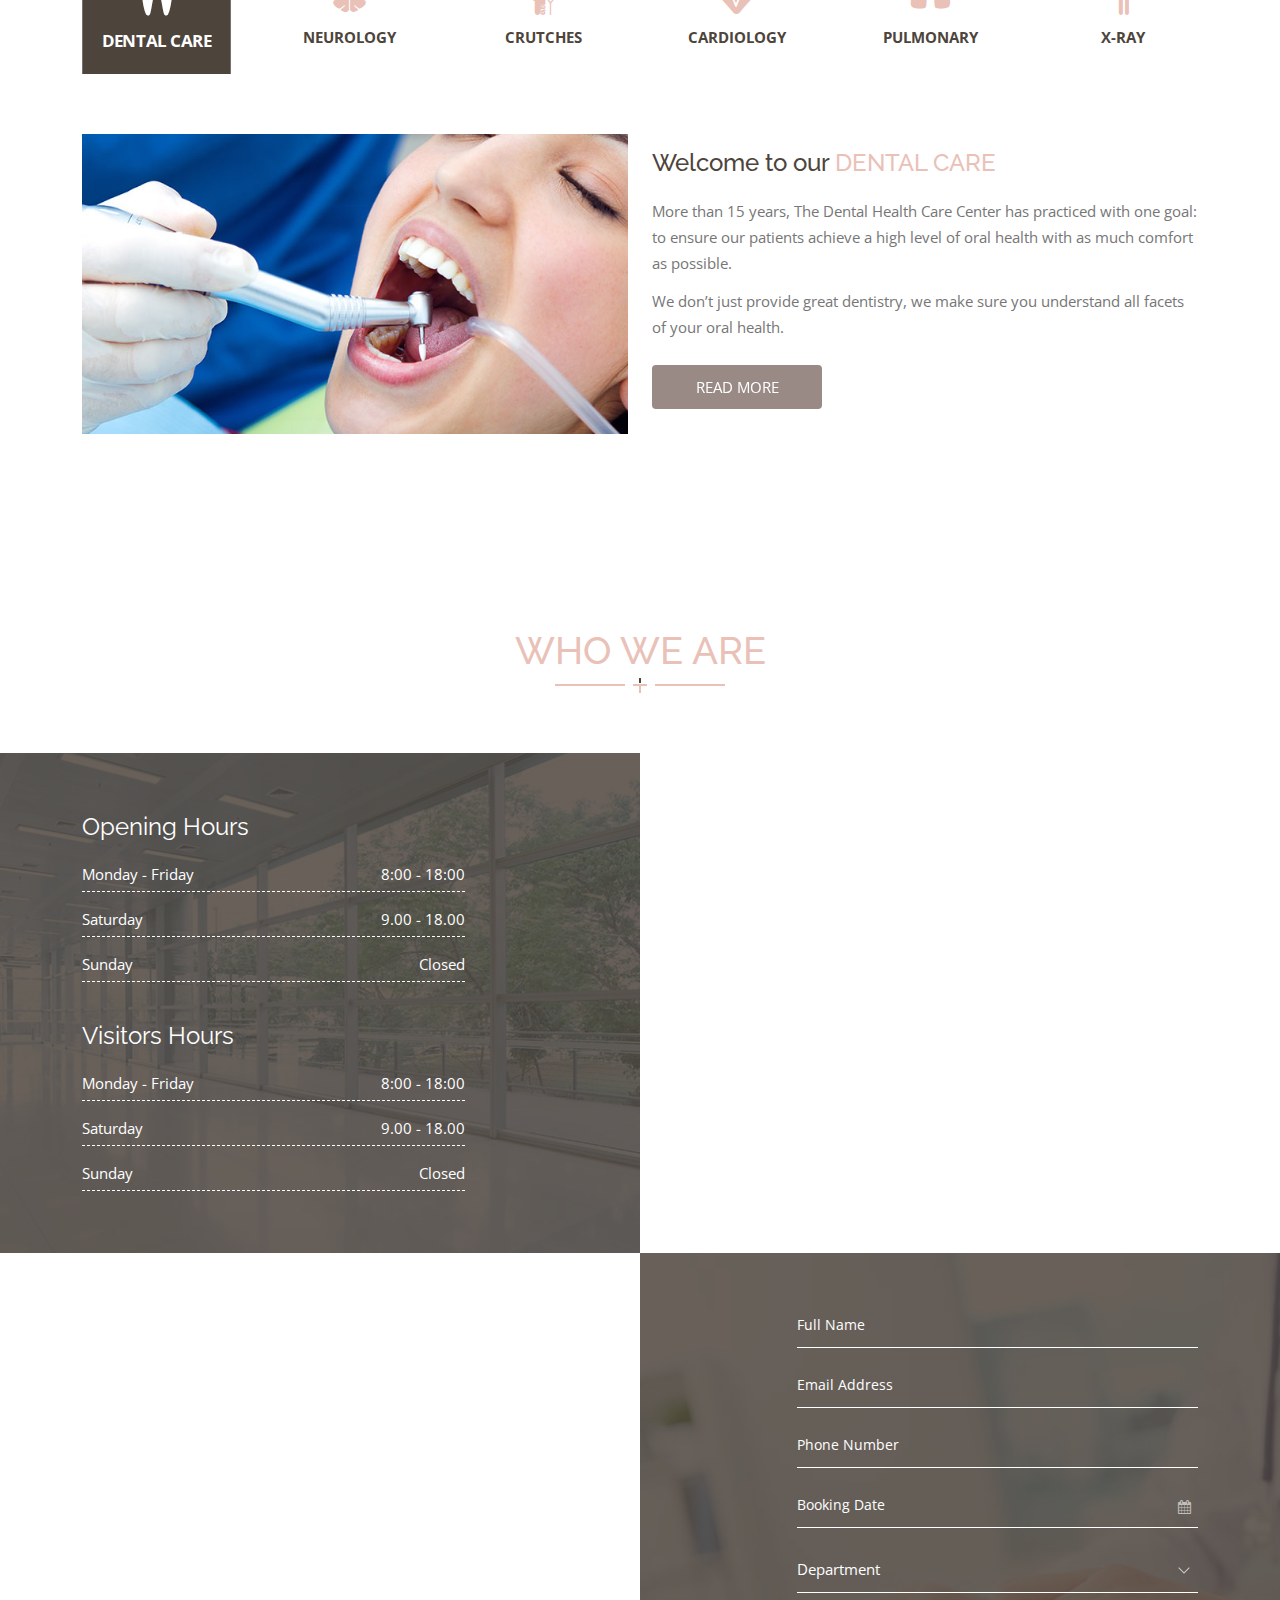
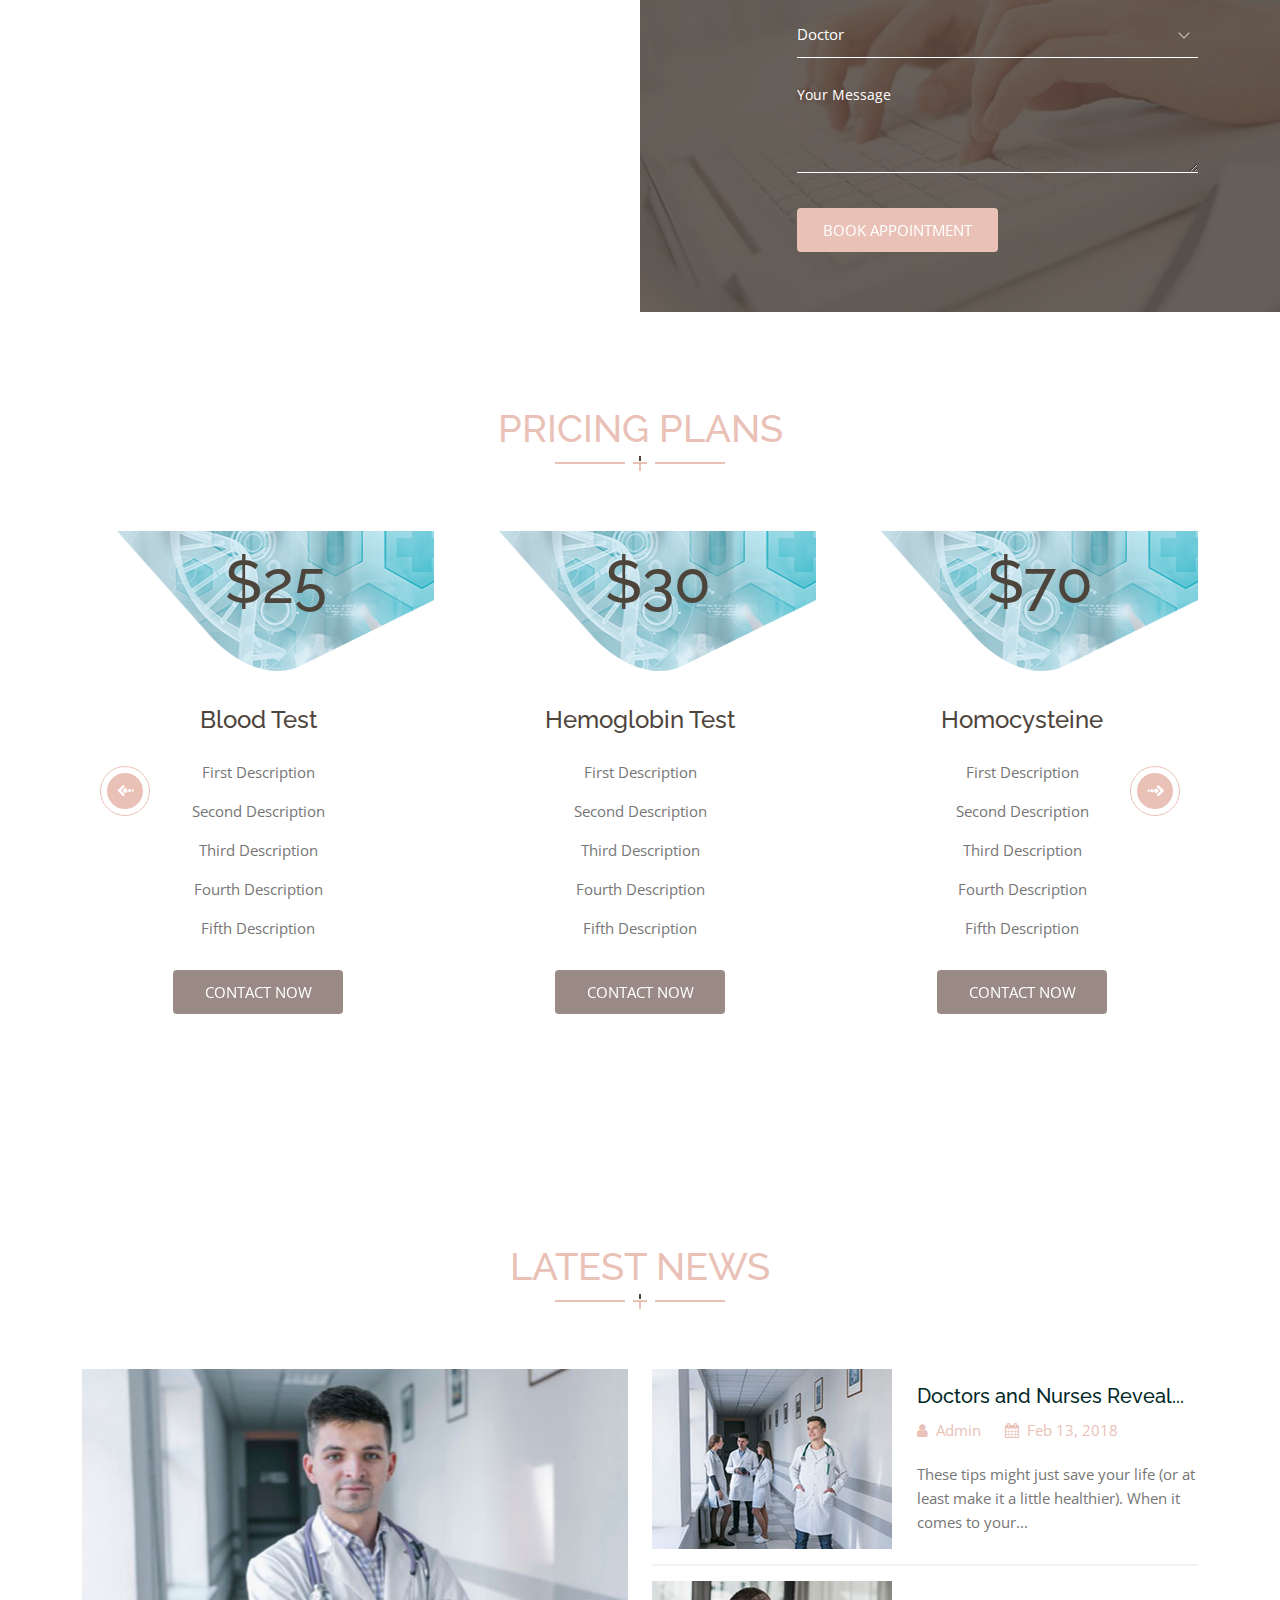
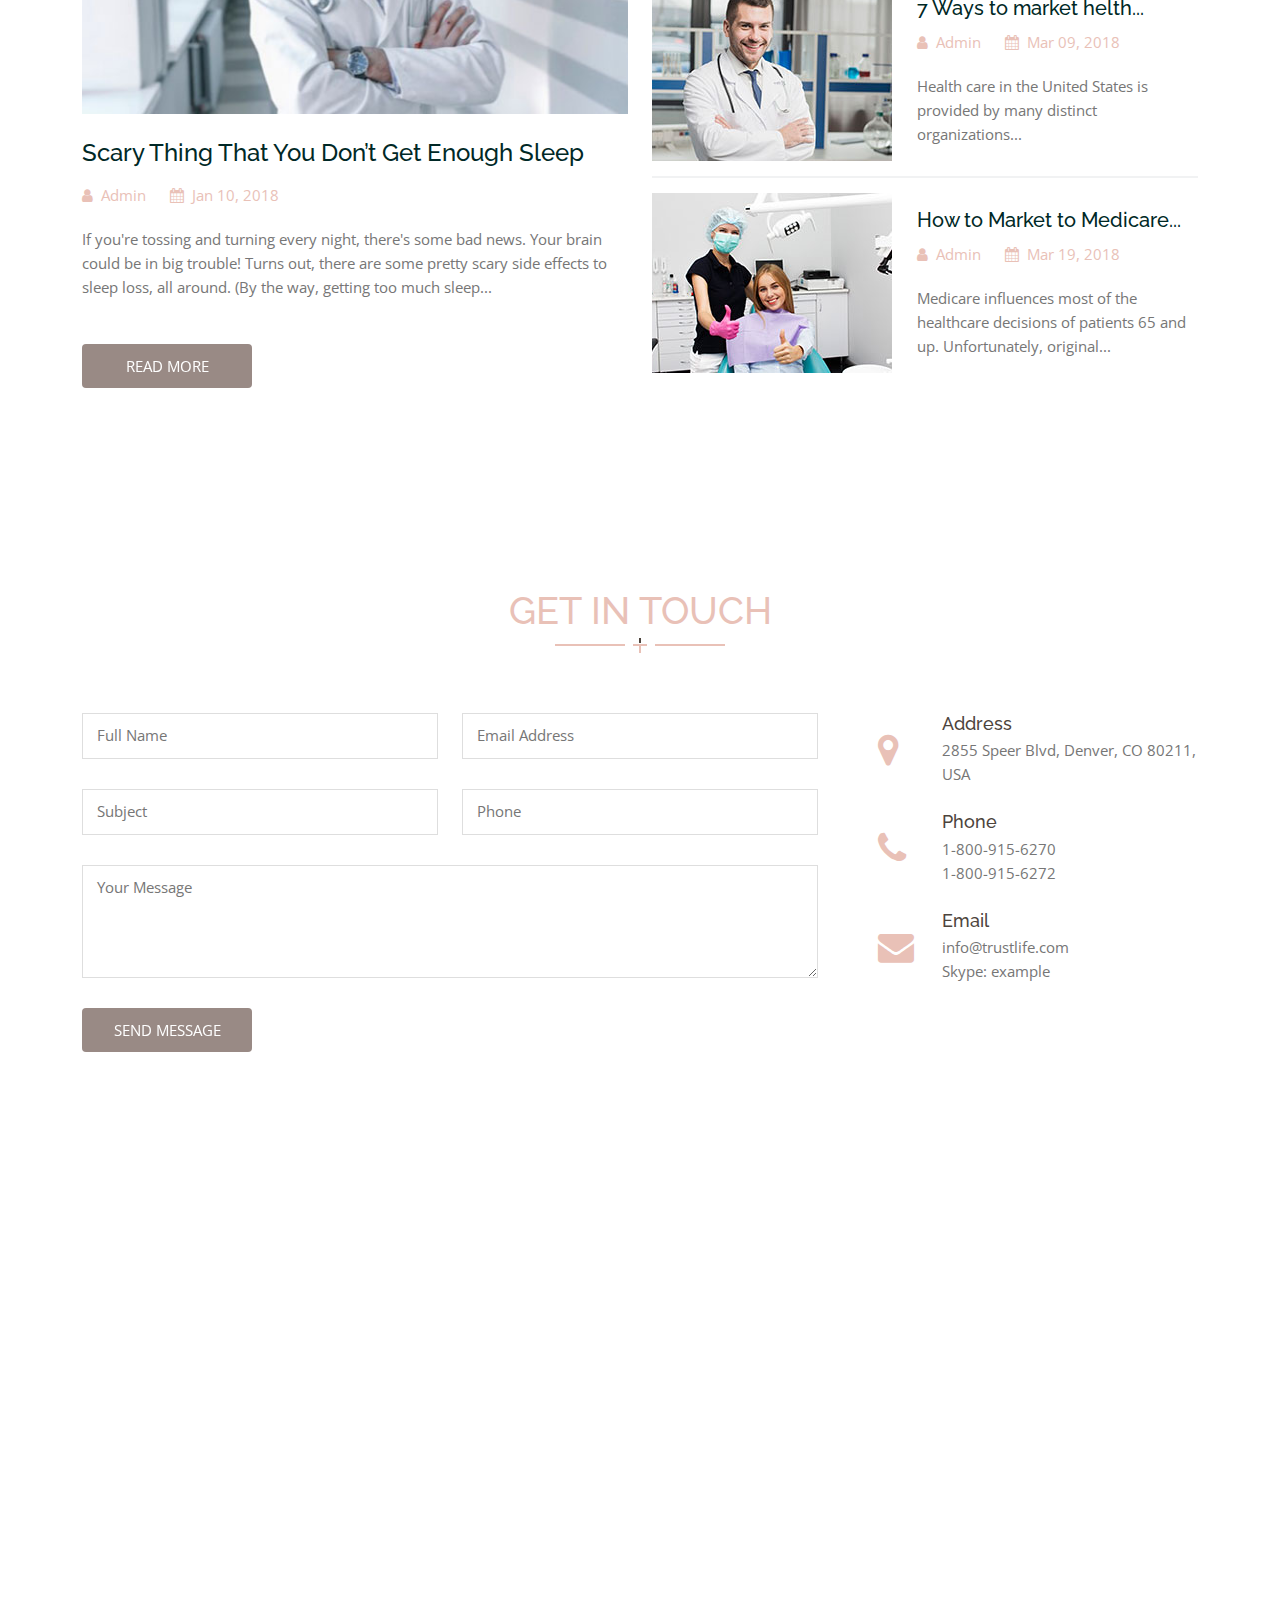
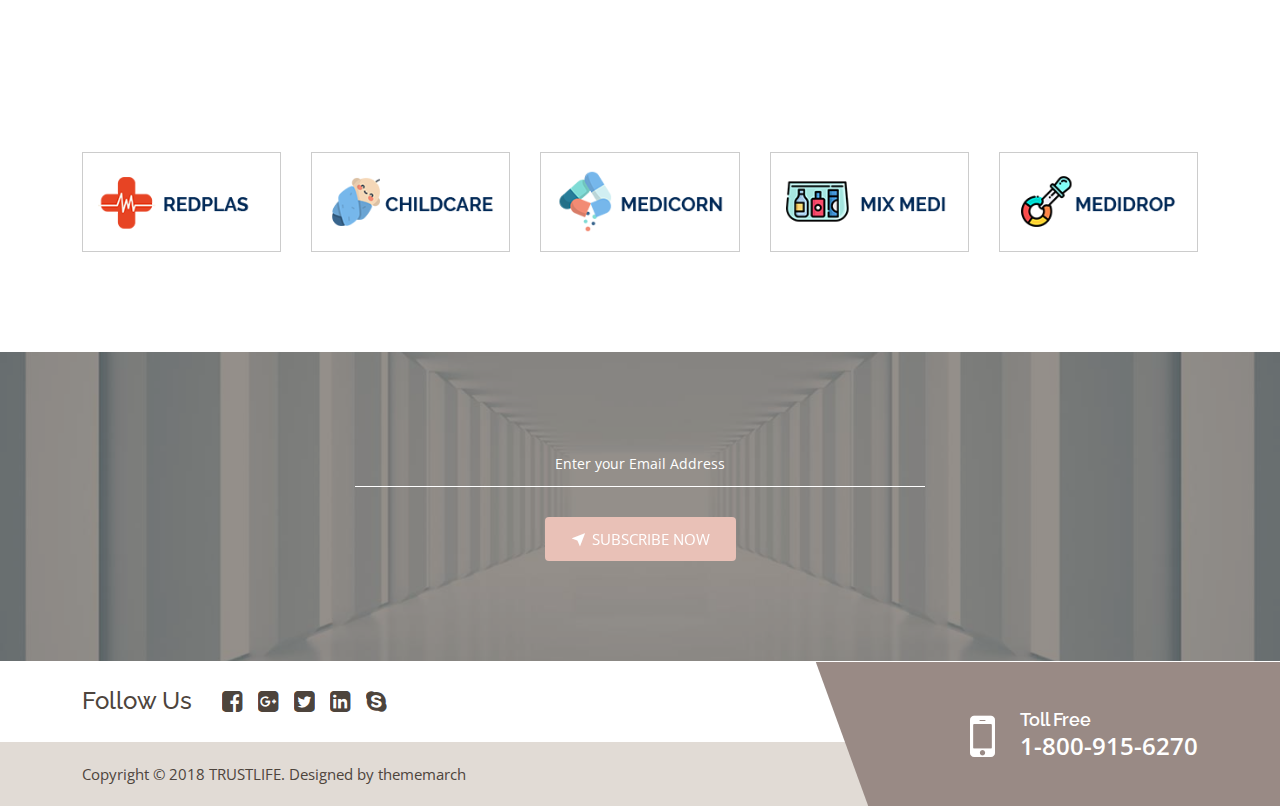
<file: about.html>
<!DOCTYPE html>
<html>
    <head>
        <!-- Meta Tags -->
        <meta charset="utf-8" />
        <meta http-equiv="x-ua-compatible" content="ie=edge" />
        <meta name="viewport" content="width=device-width, initial-scale=1" />
        <meta name="author" content="B Derma Plus" />
        <meta name="description" content="Medical Esthetician, Skin Care" />
        <!--TODO: add all services
    <meta name="keywords" content="Medical Esthetician, Skin Care, ..............">-->
        <!-- Page Title -->
        <title>
            BDermaPlus - Medical Esthetician - Skin Care - B Derma Plus
        </title>
        <!-- Favicon Icon -->
        <link rel="icon" href="assets/img/favicon.ico" />
        <!-- Stylesheets -->
        <link rel="stylesheet" type="text/css" href="assets/css/plugins.css" />
        <link rel="stylesheet" type="text/css" href="assets/css/style.css" />
    </head>

    <body>
        <!-- Start Preloader -->
        <div id="tm-preloader">
            <div id="tm-preloader-in">
                <div></div>
                <div></div>
                <div></div>
                <div></div>
                <div></div>
            </div>
        </div>
        <!-- End Preloader -->

        <!-- Start Site Header Wrap -->
        <header class="tm-header3">
            <div class="tm-site-header">
                <div class="tm-header-info-wrap">
                    <div class="container tm-header-info">
                        <a href="#"
                            ><i class="fa fa-phone"></i>1-514-452-0176</a
                        >
                        <a href="#"
                            ><i class="fa fa-envelope"></i
                            >client@bdermaplus.ca</a
                        >
                    </div>
                </div>
                <div class="tm-header-menu">
                    <div class="container tm-header-menu-container">
                        <div class="tm-site-branding">
                            <!-- For Image Logo -->
                            <a href="index.html" class="tm-logo-link">
                                <img
                                    src="assets/img/logo-w.png"
                                    alt=""
                                    class="tm-logo"
                                />
                            </a>
                            <!-- For Site Title -->
                            <!-- <span class="tm-site-title">
                        <a href="index.html">Trustlife</a>
                        </span> -->
                        </div>
                        <nav class="tm-primary-nav tm-onepage-nav">
                            <ul class="tm-primary-nav-list">
                                <li
                                    class="menu-item menu-item-has-children current-menu-ancestor current-menu-parent"
                                >
                                    <a
                                        href="#home"
                                        class="nav-link tm-smooth-move"
                                        >HOME</a
                                    >
                                    <ul>
                                        <li class="menu-item current-menu-item">
                                            <a href="index.html"
                                                >Home1 (Default Version)</a
                                            >
                                        </li>
                                        <li class="menu-item">
                                            <a href="home-version-2.html"
                                                >Home2 (Animation Version)</a
                                            >
                                        </li>
                                        <li class="menu-item">
                                            <a href="home-version-3.html"
                                                >Home3 (Full Width Banner)</a
                                            >
                                        </li>
                                        <li class="menu-item">
                                            <a href="home-version-4.html"
                                                >Home4 (Ripple Version)</a
                                            >
                                        </li>
                                        <li class="menu-item">
                                            <a href="home-version-5.html"
                                                >Home5 (Parallax Version)</a
                                            >
                                        </li>
                                        <li class="menu-item">
                                            <a href="home-version-6.html"
                                                >Home6 (Slider Version)</a
                                            >
                                        </li>
                                        <li class="menu-item">
                                            <a href="home-version-7.html"
                                                >Home7 (Youtube Background)</a
                                            >
                                        </li>
                                        <li class="menu-item">
                                            <a href="home-version-8.html"
                                                >Home8 (Minimal Version)</a
                                            >
                                        </li>
                                    </ul>
                                </li>
                                <li class="menu-item">
                                    <a
                                        href="#about"
                                        class="nav-link tm-smooth-move"
                                        >ABOUT</a
                                    >
                                </li>
                                <li class="menu-item">
                                    <a
                                        href="#department"
                                        class="nav-link tm-smooth-move"
                                        >DEPARTMENT</a
                                    >
                                </li>
                                <li class="menu-item">
                                    <a
                                        href="#gallery"
                                        class="nav-link tm-smooth-move"
                                        >GALLERY</a
                                    >
                                </li>
                                <li class="menu-item">
                                    <a
                                        href="#price"
                                        class="nav-link tm-smooth-move"
                                        >PRICE</a
                                    >
                                </li>
                                <li class="menu-item menu-item-has-children">
                                    <a
                                        href="#blog"
                                        class="nav-link tm-smooth-move"
                                        >BLOG</a
                                    >
                                    <ul>
                                        <li class="menu-item">
                                            <a href="blog-right-sidebar.html"
                                                >Blog Right Sidebar</a
                                            >
                                        </li>
                                        <li class="menu-item">
                                            <a href="blog-left-sidebar.html"
                                                >Blog Left Sidebar</a
                                            >
                                        </li>
                                        <li class="menu-item">
                                            <a href="blog-full-width.html"
                                                >Blog Full Width</a
                                            >
                                        </li>
                                        <li class="menu-item">
                                            <a
                                                href="blog-details-right-sidebar.html"
                                                >Single Blog Image Post</a
                                            >
                                        </li>
                                        <li class="menu-item">
                                            <a
                                                href="blog-details-left-sidebar.html"
                                                >Single Blog Slider Post</a
                                            >
                                        </li>
                                        <li class="menu-item">
                                            <a
                                                href="blog-details-full-width.html"
                                                >Single Blog Video Post</a
                                            >
                                        </li>
                                    </ul>
                                </li>
                                <li class="menu-item">
                                    <a
                                        href="#contact"
                                        class="nav-link tm-smooth-move"
                                        >CONTACT</a
                                    >
                                </li>
                                <li class="menu-item">
                                    <a
                                        href="#appointment"
                                        class="nav-link tm-smooth-move"
                                        >APPOINTMENT</a
                                    >
                                </li>
                            </ul>
                        </nav>
                    </div>
                    <!-- .tm-header-menu-container -->
                </div>
                <!-- .tm-header-menu -->
            </div>
            <!-- .tm-site-header -->
        </header>
        <!-- End Site Header Wrap -->

        <!-- Start Hero Section -->
        <section class="hero" id="home">
            <div class="container">
                <div class="slider-text">
                    <h1 class="tm-headline letters tm-rotate-text">
                        Take The world’s <br />
                        Best Quality Medical <br />
                        Treatmen for
                        <span class="tm-words-wrapper">
                            <b class="is-visible">DENTAL</b>
                            <b>NEUROLOGY</b>
                            <b>CRUTCHES</b>
                            <b>CARDIOLOGY</b>
                            <b>PULMONARY</b>
                            <b>X-RAY</b>
                        </span>
                    </h1>
                    <div class="empty-space col-sm-b20 col-xs-b10"></div>
                    <p>
                        The quality of our service and the professionalism of
                        our staff are <br />
                        the reason for Trustlife Center’s success.
                    </p>
                    <div
                        class="empty-space col-md-b55 col-sm-b35 col-xs-b25"
                    ></div>
                    <div class="tm-hero-btn">
                        <a href="#appointment" class="tm-btn1">APPOINTMENT</a>
                    </div>
                </div>
            </div>
            <!-- .container -->
            <div
                class="tm-hero-slider owl-carousel tm-dots1"
                id="tm-hero-slider"
            >
                <img src="assets/img/slide-01.jpg" alt="slide-01" />
                <img src="assets/img/slide-02.jpg" alt="slide-02" />
                <img src="assets/img/slide-03.jpg" alt="slide-03" />
            </div>
            <div class="hero-overlay"></div>
            <img
                src="assets/img/sweet-shap.png"
                alt="Sweet Shap"
                class="sweet-shap"
            />
        </section>
        <!-- End Hero Section -->

        <!-- Start Before & After Section -->
        <section class="tm-gray-bg">
            <div class="empty-space col-md-b100 col-xs-b70"></div>
            <div class="tm-section-heading text-center">
                <h2>Before After Gallery</h2>
                <div class="tm-section-seperator"><span></span></div>
                <div class="empty-space col-md-b60 col-xs-b40"></div>
            </div>
            <div class="container">
                <div
                    class="before-after-gallery-slider owl-carousel tm-nam-tm-style1"
                >
                    <div class="teeth-beforeafter">
                        <img
                            src="assets/img/teeth-before-image.jpg"
                            alt="teeth before"
                        />
                        <img
                            src="assets/img/teeth-after-image.jpg"
                            alt="teeth after"
                        />
                    </div>
                    <div class="teeth-beforeafter">
                        <img
                            src="assets/img/face-before-image.jpg"
                            alt="teeth before"
                        />
                        <img
                            src="assets/img/face-after-image.jpg"
                            alt="teeth after"
                        />
                    </div>
                    <div class="teeth-beforeafter">
                        <img
                            src="assets/img/teeth-before-image.jpg"
                            alt="teeth before"
                        />
                        <img
                            src="assets/img/teeth-after-image.jpg"
                            alt="teeth after"
                        />
                    </div>
                    <div class="teeth-beforeafter">
                        <img
                            src="assets/img/face-before-image.jpg"
                            alt="teeth before"
                        />
                        <img
                            src="assets/img/face-after-image.jpg"
                            alt="teeth after"
                        />
                    </div>
                </div>
            </div>
            <div class="empty-space col-md-b100 col-xs-b70"></div>
        </section>
        <!-- End Before & After Section -->

        <!-- Start  -->
        <section>
            <div class="empty-space col-md-b100 col-xs-b40"></div>
            <div class="container">
                <div class="row">
                    <div class="col-lg-4">
                        <div class="empty-space col-md-b0 col-xs-b30"></div>
                        <div class="tm-icon-box">
                            <div class="tm-icon">
                                <i class="fa fa-user-md"></i>
                            </div>
                            <h2 class="tm-icon-box-title">Qualified Doctors</h2>
                            <p class="tm-icon-box-text">
                                Our doctors have a wide range of clinical
                                experience ranging from newly qualified junior
                                doctors to senior consultants.
                            </p>
                        </div>
                    </div>
                    <!-- .col -->
                    <div class="col-lg-4">
                        <div class="empty-space col-md-b0 col-xs-b30"></div>
                        <div class="tm-icon-box">
                            <div class="tm-icon">
                                <i class="fa fa-ambulance"></i>
                            </div>
                            <h2 class="tm-icon-box-title">Emergency Care</h2>
                            <p class="tm-icon-box-text">
                                Our centers provide convenient and high-quality
                                care for a variety of common illnesses and
                                injuries.
                            </p>
                        </div>
                    </div>
                    <!-- .col -->
                    <div class="col-lg-4">
                        <div class="empty-space col-md-b0 col-xs-b30"></div>
                        <div class="tm-icon-box">
                            <div class="tm-icon">
                                <i class="fa fa-hospital-o"></i>
                            </div>
                            <h2 class="tm-icon-box-title">24 Hours Service</h2>
                            <p class="tm-icon-box-text">
                                Our technical team is available for 24/7, We
                                always prepared any emergency situation with 10
                                ambulances.
                            </p>
                        </div>
                    </div>
                    <!-- .col -->
                </div>
                <!-- .row -->
            </div>
        </section>
        <!-- Start  -->

        <!-- Start Gallery Section -->
        <section id="gallery">
            <div class="empty-space col-md-b100 col-xs-b70"></div>
            <div class="tm-section-heading text-center">
                <h2>View our Gallery</h2>
                <div class="tm-section-seperator"><span></span></div>
                <div class="empty-space col-md-b60 col-xs-b40"></div>
            </div>
            <div class="tm-portfolio-filter text-center">
                <ul>
                    <li class="active"><a href="#" data-filter="*">ALL</a></li>
                    <li>
                        <a href="#" data-filter=".cardiology">CARDIOLOGY</a>
                    </li>
                    <li><a href="#" data-filter=".neurology">NEUROLOGY</a></li>
                    <li><a href="#" data-filter=".urology">UROLOGY</a></li>
                    <li><a href="#" data-filter=".pulmonary">PULMONARY</a></li>
                    <li>
                        <a href="#" data-filter=".traumatology">TRAUMATOLOGY</a>
                    </li>
                </ul>
            </div>
            <!-- .tm-portfolio-filter-area -->
            <div class="tm-portfolio zoom-gallery tm-gutter-less">
                <div class="tm-grid-sizer"></div>
                <div class="tm-portfolio-item neurology">
                    <a href="assets/img/portfolio-01-lg.jpg" class="item-inner">
                        <img
                            src="assets/img/portfolio-01.jpg"
                            alt="portfolio-01"
                        />
                        <div class="tm-zoom-btn"></div>
                        <i class="tm-zoom-icon icofont icofont-drag1"></i>
                    </a>
                </div>
                <!-- .tm-portfolio-item -->
                <div class="tm-portfolio-item urology traumatology">
                    <a href="assets/img/portfolio-02-lg.jpg" class="item-inner">
                        <img
                            src="assets/img/portfolio-02.jpg"
                            alt="portfolio-02"
                        />
                        <div class="tm-zoom-btn"></div>
                        <i class="tm-zoom-icon icofont icofont-drag1"></i>
                    </a>
                </div>
                <!-- .tm-portfolio-item -->
                <div class="tm-portfolio-item cardiology pulmonary">
                    <a href="assets/img/portfolio-03-lg.jpg" class="item-inner">
                        <img
                            src="assets/img/portfolio-03.jpg"
                            alt="portfolio-03"
                        />
                        <div class="tm-zoom-btn"></div>
                        <i class="tm-zoom-icon icofont icofont-drag1"></i>
                    </a>
                </div>
                <!-- .tm-portfolio-item -->
                <div class="tm-portfolio-item neurology traumatology">
                    <a href="assets/img/portfolio-04-lg.jpg" class="item-inner">
                        <img
                            src="assets/img/portfolio-04.jpg"
                            alt="portfolio-04"
                        />
                        <div class="tm-zoom-btn"></div>
                        <i class="tm-zoom-icon icofont icofont-drag1"></i>
                    </a>
                </div>
                <!-- .tm-portfolio-item -->
                <div class="tm-portfolio-item urology">
                    <a href="assets/img/portfolio-05-lg.jpg" class="item-inner">
                        <img
                            src="assets/img/portfolio-05.jpg"
                            alt="portfolio-05"
                        />
                        <div class="tm-zoom-btn"></div>
                        <i class="tm-zoom-icon icofont icofont-drag1"></i>
                    </a>
                </div>
                <!-- .tm-portfolio-item -->
                <div class="tm-portfolio-item cardiology neurology pulmonary">
                    <a href="assets/img/portfolio-06-lg.jpg" class="item-inner">
                        <img
                            src="assets/img/portfolio-06.jpg"
                            alt="portfolio-06"
                        />
                        <div class="tm-zoom-btn"></div>
                        <i class="tm-zoom-icon icofont icofont-drag1"></i>
                    </a>
                </div>
                <!-- .tm-portfolio-item -->
                <div class="tm-portfolio-item urology pulmonary">
                    <a href="assets/img/portfolio-07-lg.jpg" class="item-inner">
                        <img
                            src="assets/img/portfolio-07.jpg"
                            alt="portfolio-07"
                        />
                        <div class="tm-zoom-btn"></div>
                        <i class="tm-zoom-icon icofont icofont-drag1"></i>
                    </a>
                </div>
                <!-- .tm-portfolio-item -->
                <div class="tm-portfolio-item cardiology traumatology">
                    <a href="assets/img/portfolio-08-lg.jpg" class="item-inner">
                        <img
                            src="assets/img/portfolio-08.jpg"
                            alt="portfolio-08"
                        />
                        <div class="tm-zoom-btn"></div>
                        <i class="tm-zoom-icon icofont icofont-drag1"></i>
                    </a>
                </div>
                <!-- .tm-portfolio-item -->
            </div>
            <!-- .portfolio -->
        </section>
        <!-- End Gallery Section -->

        <!-- Start Department Section -->
        <section class="tm-gray-bg" id="department">
            <div class="empty-space col-md-b100 col-xs-b70"></div>
            <div class="tm-section-heading text-center">
                <h2>Our Department</h2>
                <div class="tm-section-seperator"><span></span></div>
                <div class="empty-space col-md-b60 col-xs-b40"></div>
            </div>
            <div class="container">
                <div class="tm-tab-wrap">
                    <div class="tm-tabs-wrap">
                        <ul class="tabs">
                            <li>
                                <i class="icofont icofont-tooth"></i>DENTAL CARE
                            </li>
                            <li>
                                <i class="icofont icofont-brain"></i>NEUROLOGY
                            </li>
                            <li>
                                <i class="icofont icofont-crutches"></i>CRUTCHES
                            </li>
                            <li>
                                <i class="icofont icofont-pulse"></i>CARDIOLOGY
                            </li>
                            <li>
                                <i class="icofont icofont-lungs"></i>PULMONARY
                            </li>
                            <li><i class="icofont icofont-xray"></i>X-RAY</li>
                        </ul>
                        <!-- .tabs -->
                    </div>
                    <div class="empty-space col-md-b60 col-xs-b40"></div>
                    <div class="tm-tab-content">
                        <div class="tm-tabs-item">
                            <div class="row">
                                <div class="col-lg-6">
                                    <div class="tm-dept-img">
                                        <img
                                            src="assets/img/1.dental.jpg"
                                            alt=""
                                        />
                                    </div>
                                </div>
                                <!-- .col -->
                                <div class="col-lg-6">
                                    <div class="tm-dept-details-wrap">
                                        <div class="tm-about tm-gray-bg">
                                            <h3 class="tm-about-title">
                                                Welcome to our
                                                <span>DENTAL CARE</span>
                                            </h3>
                                            <div class="tm-about-text">
                                                <p>
                                                    More than 15 years, The
                                                    Dental Health Care Center
                                                    has practiced with one goal:
                                                    to ensure our patients
                                                    achieve a high level of oral
                                                    health with as much comfort
                                                    as possible.
                                                </p>
                                                <p>
                                                    We don’t just provide great
                                                    dentistry, we make sure you
                                                    understand all facets of
                                                    your oral health.
                                                </p>
                                            </div>
                                            <div
                                                class="empty-space col-xs-b25"
                                            ></div>
                                            <div class="tm-about-btn">
                                                <a href="#" class="tm-btn1"
                                                    >READ MORE</a
                                                >
                                            </div>
                                        </div>
                                    </div>
                                </div>
                                <!-- .col -->
                            </div>
                        </div>
                        <!-- .tabs_item -->
                        <div class="tm-tabs-item">
                            <div class="row">
                                <div class="col-lg-6">
                                    <div class="tm-dept-img">
                                        <img
                                            src="assets/img/2.neurology.jpg"
                                            alt=""
                                        />
                                    </div>
                                </div>
                                <!-- .col -->
                                <div class="col-lg-6">
                                    <div class="tm-dept-details-wrap">
                                        <div class="tm-about tm-gray-bg">
                                            <h3 class="tm-about-title">
                                                Welcome to our
                                                <span>NEUROLOGY</span>
                                            </h3>
                                            <div class="tm-about-text">
                                                <p>
                                                    Our Neurology deparment of
                                                    Trustlife Hospital serves as
                                                    the receiving point for the
                                                    most seriously injured
                                                    people from across the
                                                    country and treats patients
                                                    with brain and spine.
                                                </p>
                                                <p>
                                                    In addition to being a
                                                    centre of excellence, the
                                                    Neurology deparment aims to
                                                    be an asset to national and
                                                    international communities.
                                                </p>
                                            </div>
                                            <div
                                                class="empty-space col-xs-b25"
                                            ></div>
                                            <div class="tm-about-btn">
                                                <a href="#" class="tm-btn1"
                                                    >READ MORE</a
                                                >
                                            </div>
                                        </div>
                                    </div>
                                </div>
                                <!-- .col -->
                            </div>
                        </div>
                        <!-- .tabs_item -->
                        <div class="tm-tabs-item">
                            <div class="row">
                                <div class="col-lg-6">
                                    <div class="tm-dept-img">
                                        <img
                                            src="assets/img/3.crutches.jpg"
                                            alt=""
                                        />
                                    </div>
                                </div>
                                <!-- .col -->
                                <div class="col-lg-6">
                                    <div class="tm-dept-details-wrap">
                                        <div class="tm-about tm-gray-bg">
                                            <h3 class="tm-about-title">
                                                Welcome to our
                                                <span>CRUTCHES</span>
                                            </h3>
                                            <div class="tm-about-text">
                                                <p>
                                                    It is important to start
                                                    walking as soon as you can
                                                    after your surgery. But you
                                                    will need support for
                                                    walking while your leg
                                                    heals. Trustlife may be a
                                                    good choice after a leg
                                                    injury or surgery if you
                                                    only need a little help with
                                                    balance and stability.
                                                </p>
                                                <p>
                                                    Crutches are also useful
                                                    when your leg is only a
                                                    little weak or painful.
                                                </p>
                                            </div>
                                            <div
                                                class="empty-space col-xs-b25"
                                            ></div>
                                            <div class="tm-about-btn">
                                                <a href="#" class="tm-btn1"
                                                    >READ MORE</a
                                                >
                                            </div>
                                        </div>
                                    </div>
                                </div>
                                <!-- .col -->
                            </div>
                        </div>
                        <!-- .tabs_item -->
                        <div class="tm-tabs-item">
                            <div class="row">
                                <div class="col-lg-6">
                                    <div class="tm-dept-img">
                                        <img
                                            src="assets/img/4.cardiology.jpg"
                                            alt=""
                                        />
                                    </div>
                                </div>
                                <!-- .col -->
                                <div class="col-lg-6">
                                    <div class="tm-dept-details-wrap">
                                        <div class="tm-about tm-gray-bg">
                                            <h3 class="tm-about-title">
                                                Welcome to our
                                                <span>CARDIOLOGY</span>
                                            </h3>
                                            <div class="tm-about-text">
                                                <p>
                                                    Cardiology department is
                                                    served dedicately 24/7 and
                                                    it is the only hospital of
                                                    Kanada where emergency
                                                    angioplasty can be carried
                                                    out round the clock.
                                                </p>
                                                <p>
                                                    Cardiology department is
                                                    operated by a strong and
                                                    dedicated team of 3
                                                    cardiologists, And they has
                                                    more then 20 years of
                                                    expericnce.
                                                </p>
                                            </div>
                                            <div
                                                class="empty-space col-xs-b25"
                                            ></div>
                                            <div class="tm-about-btn">
                                                <a href="#" class="tm-btn1"
                                                    >READ MORE</a
                                                >
                                            </div>
                                        </div>
                                    </div>
                                </div>
                                <!-- .col -->
                            </div>
                        </div>
                        <!-- .tabs_item -->
                        <div class="tm-tabs-item">
                            <div class="row">
                                <div class="col-lg-6">
                                    <div class="tm-dept-img">
                                        <img
                                            src="assets/img/5.pulmones.jpg"
                                            alt=""
                                        />
                                    </div>
                                </div>
                                <!-- .col -->
                                <div class="col-lg-6">
                                    <div class="tm-dept-details-wrap">
                                        <div class="tm-about tm-gray-bg">
                                            <h3 class="tm-about-title">
                                                Welcome to our
                                                <span>PULMONARY</span>
                                            </h3>
                                            <div class="tm-about-text">
                                                <p>
                                                    More than 15 years ago, we
                                                    pioneered the first
                                                    hospitals in the nation to
                                                    specialize in pulmonary
                                                    treatment, so you can feel
                                                    confident when your loved
                                                    one is under our care.
                                                </p>
                                                <p>
                                                    Today, our expertise
                                                    continues to be pulmonary
                                                    disease management and
                                                    providing quality treatment
                                                    based on the latest
                                                    protocols.
                                                </p>
                                            </div>
                                            <div
                                                class="empty-space col-xs-b25"
                                            ></div>
                                            <div class="tm-about-btn">
                                                <a href="#" class="tm-btn1"
                                                    >READ MORE</a
                                                >
                                            </div>
                                        </div>
                                    </div>
                                </div>
                                <!-- .col -->
                            </div>
                        </div>
                        <!-- .tabs_item -->
                        <div class="tm-tabs-item">
                            <div class="row">
                                <div class="col-lg-6">
                                    <div class="tm-dept-img">
                                        <img
                                            src="assets/img/6.xray.jpg"
                                            alt=""
                                        />
                                    </div>
                                </div>
                                <!-- .col -->
                                <div class="col-lg-6">
                                    <div class="tm-dept-details-wrap">
                                        <div class="tm-about tm-gray-bg">
                                            <h3 class="tm-about-title">
                                                Welcome to our
                                                <span>X-RAY</span>
                                            </h3>
                                            <div class="tm-about-text">
                                                <p>
                                                    We have the high-quality
                                                    x-ray machine and our
                                                    technique is so much
                                                    experienced. We delivered
                                                    x-ray report within one
                                                    hour.
                                                </p>
                                                <p>
                                                    After handover x-ray report
                                                    we give initial advice of an
                                                    experienced doctor and
                                                    suggest related experienced
                                                    doctor.
                                                </p>
                                            </div>
                                            <div
                                                class="empty-space col-xs-b25"
                                            ></div>
                                            <div class="tm-about-btn">
                                                <a href="#" class="tm-btn1"
                                                    >READ MORE</a
                                                >
                                            </div>
                                        </div>
                                    </div>
                                </div>
                                <!-- .col -->
                            </div>
                        </div>
                        <!-- .tabs_item -->
                    </div>
                    <!-- .tm-tab-content -->
                </div>
                <!-- .tab -->
            </div>
            <div class="empty-space col-md-b100 col-xs-b70"></div>
        </section>
        <!-- End Department Section -->

        <!-- Start About Secton -->
        <section id="about">
            <div class="empty-space col-md-b100 col-xs-b70"></div>
            <div class="tm-section-heading text-center">
                <h2>Who We Are</h2>
                <div class="tm-section-seperator"><span></span></div>
                <div class="empty-space col-md-b60 col-xs-b40"></div>
            </div>
            <div class="tm-relative">
                <div class="tm-half-section-bg left">
                    <img
                        src="assets/img/about-hafl-bg.jpg"
                        alt="about hafl bg"
                    />
                </div>
                <div class="empty-space col-xs-b60"></div>
                <div class="container">
                    <div class="row row-md-reverce">
                        <div class="col-lg-5">
                            <div class="tm-shedule-wrap">
                                <div class="tm-shedule">
                                    <h3 class="tm-shedule-title">
                                        Opening Hours
                                    </h3>
                                    <ul class="tm-shedule-list">
                                        <li>
                                            <span>Monday - Friday</span>
                                            <span>8:00 - 18:00</span>
                                        </li>
                                        <li>
                                            <span>Saturday</span>
                                            <span>9.00 - 18.00</span>
                                        </li>
                                        <li>
                                            <span>Sunday</span>
                                            <span>Closed</span>
                                        </li>
                                    </ul>
                                </div>
                                <!-- .tm-shedule -->
                                <div
                                    class="empty-space col-md-b40 col-xs-b30"
                                ></div>
                                <div class="tm-shedule">
                                    <h3 class="tm-shedule-title">
                                        Visitors Hours
                                    </h3>
                                    <ul class="tm-shedule-list">
                                        <li>
                                            <span>Monday - Friday</span>
                                            <span>8:00 - 18:00</span>
                                        </li>
                                        <li>
                                            <span>Saturday</span>
                                            <span>9.00 - 18.00</span>
                                        </li>
                                        <li>
                                            <span>Sunday</span>
                                            <span>Closed</span>
                                        </li>
                                    </ul>
                                </div>
                                <!-- .tm-shedule -->
                            </div>
                        </div>
                        <!-- .col -->
                        <div class="col-lg-7">
                            <div class="empty-space col-md-b30 col-xs-b0"></div>
                            <div class="tm-about-wrap tm-hf-hide">
                                <div
                                    class="tm-about tm-gray-bg wow fadeInRight"
                                    data-wow-duration="1s"
                                    data-wow-delay="0.1s"
                                >
                                    <h3 class="tm-about-title">
                                        Why People Choose Our
                                        <span>Hospital</span>?
                                    </h3>
                                    <div class="tm-about-text">
                                        <p>
                                            We provide the best service all over
                                            the country. People chose our
                                            hospital because of the following
                                            advantages.
                                        </p>
                                        <p>
                                            We have a list of associated
                                            doctors, Every Department
                                            Specialists are availability,
                                            Available ambulance facilities,
                                            OT/ICU, trauma care is best as
                                            always, Our pharmacy is opend 24/7,
                                            Our cost is affordable.
                                        </p>
                                    </div>
                                    <div class="empty-space col-xs-b25"></div>
                                    <div class="tm-about-btn">
                                        <a href="#" class="tm-btn1"
                                            >READ MORE</a
                                        >
                                    </div>
                                </div>
                            </div>
                            <div class="empty-space col-xs-b30"></div>
                        </div>
                        <!-- .col -->
                    </div>
                </div>
                <div class="empty-space col-xs-b60"></div>
            </div>
        </section>
        <!-- End About Secton -->

        <!-- Start Appointment Section -->
        <section class="tm-relative" id="appointment">
            <div class="tm-half-section-bg right">
                <img src="assets/img/appointment-bg.jpg" alt="about hafl bg" />
            </div>
            <div class="container">
                <div class="row">
                    <div class="col-lg-7 tm-hf-hide">
                        <div class="empty-space col-md-b0 col-xs-b70"></div>
                        <div
                            class="tm-appointment-heading tm-gray-bg wow fadeInLeft"
                            data-wow-duration="1s"
                            data-wow-delay="0.1s"
                        >
                            <div class="tm-section-heading text-center">
                                <h2>MAKE AN APPOINTMENT</h2>
                                <div class="tm-section-seperator">
                                    <span></span>
                                </div>
                                <p>
                                    If you wont to make an appointment with any
                                    specialist just fill up the form with valid
                                    data and we will contact you via phone for
                                    confirmation.
                                </p>
                            </div>
                        </div>
                    </div>
                    <!-- .col -->
                    <div class="col-lg-5">
                        <div class="empty-space col-md-b60 col-xs-b40"></div>
                        <form
                            method="POST"
                            action="assets/php/appointment.php"
                            class="tm-appointment-form"
                            id="appointment-form"
                        >
                            <div id="tm-alert1"></div>
                            <div class="tm-form-field">
                                <input
                                    type="text"
                                    id="uname"
                                    name="uname"
                                    placeholder="Full Name"
                                    required
                                />
                                <span class="bar"></span>
                            </div>
                            <div class="tm-form-field">
                                <input
                                    type="text"
                                    id="uemail"
                                    name="uemail"
                                    placeholder="Email Address"
                                    required
                                />
                                <span class="bar"></span>
                            </div>
                            <div class="tm-form-field">
                                <input
                                    type="text"
                                    id="unumber"
                                    name="unumber"
                                    placeholder="Phone Number"
                                    required
                                />
                                <span class="bar"></span>
                            </div>
                            <div class="tm-form-field">
                                <input
                                    name="udate"
                                    type="text"
                                    id="udate"
                                    placeholder="Booking Date"
                                />
                                <span class="bar"></span>
                                <div class="date-icon">
                                    <i class="fa fa-calendar"></i>
                                </div>
                            </div>
                            <div class="tm-form-field">
                                <div class="tm-custom-select-wrap">
                                    <select
                                        name="udepartment"
                                        class="tm-custom-select"
                                        id="udepartment"
                                    >
                                        <option value="department">
                                            Department
                                        </option>
                                        <option value="dental-care">
                                            Dental Care
                                        </option>
                                        <option value="neurology">
                                            Neurology
                                        </option>
                                        <option value="crutches">
                                            Crutches
                                        </option>
                                        <option value="cardiology">
                                            Cardiology
                                        </option>
                                        <option value="pulmonary">
                                            Pulmonary
                                        </option>
                                        <option value="x-ray">X-Ray</option>
                                    </select>
                                </div>
                            </div>
                            <div class="tm-form-field">
                                <div class="tm-custom-select-wrap">
                                    <select
                                        name="udoctor"
                                        class="tm-custom-select"
                                        id="udoctor"
                                    >
                                        <option value="doctor">Doctor</option>
                                        <option value="jhon-doe">
                                            Dr. Jhon Doe
                                        </option>
                                        <option value="mak-rushi">
                                            Dr. Mak Roshi
                                        </option>
                                        <option value="mohoshin-kabir">
                                            Dr. Mohoshin Kabir
                                        </option>
                                        <option value="nayon-borua">
                                            Dr. Nayon Borua
                                        </option>
                                        <option value="rasel-islam">
                                            Dr. Rasel Islam
                                        </option>
                                        <option value="mahid-islam">
                                            Dr. Mahid Islam
                                        </option>
                                    </select>
                                </div>
                            </div>
                            <div class="tm-form-field">
                                <textarea
                                    cols="30"
                                    rows="10"
                                    id="umsg"
                                    name="umsg"
                                    placeholder="Your Message"
                                ></textarea>
                                <span class="bar"></span>
                            </div>
                            <div class="empty-space col-xs-b10"></div>
                            <div class="tm-form-field">
                                <button
                                    class="tm-btn1 tm-reverse"
                                    type="submit"
                                    id="appointment-submit"
                                    name="submit"
                                >
                                    BOOK APPOINTMENT
                                </button>
                            </div>
                        </form>
                        <div class="empty-space col-md-b60 col-xs-b70"></div>
                    </div>
                    <!-- .col -->
                </div>
            </div>
        </section>
        <!-- End Appointment Section -->

        <!-- Start Pricing Seciton -->
        <section id="price">
            <div class="empty-space col-md-b100 col-xs-b70"></div>
            <div class="tm-section-heading text-center">
                <h2>PRICING PLANS</h2>
                <div class="tm-section-seperator"><span></span></div>
                <div class="empty-space col-md-b60 col-xs-b40"></div>
            </div>
            <div class="container">
                <div class="row">
                    <div class="col-lg-12">
                        <div
                            class="tm-pricing-carousel owl-carousel tm-nam-tm-style1 tm-dots1"
                        >
                            <div class="tm-price-list tm-gray-bg">
                                <div class="tm-price">
                                    <h3>$25</h3>
                                </div>
                                <h2 class="tm-pricing-heading">Blood Test</h2>
                                <ul class="tm-test-list">
                                    <li>First Description</li>
                                    <li>Second Description</li>
                                    <li>Third Description</li>
                                    <li>Fourth Description</li>
                                    <li>Fifth Description</li>
                                </ul>
                                <a href="#" class="tm-btn1">CONTACT NOW</a>
                            </div>
                            <!-- .tm-price-list -->
                            <div class="tm-price-list tm-gray-bg">
                                <div class="tm-price">
                                    <h3>$30</h3>
                                </div>
                                <h2 class="tm-pricing-heading">
                                    Hemoglobin Test
                                </h2>
                                <ul class="tm-test-list">
                                    <li>First Description</li>
                                    <li>Second Description</li>
                                    <li>Third Description</li>
                                    <li>Fourth Description</li>
                                    <li>Fifth Description</li>
                                </ul>
                                <a href="#" class="tm-btn1">CONTACT NOW</a>
                            </div>
                            <!-- .tm-price-list -->
                            <div class="tm-price-list tm-gray-bg">
                                <div class="tm-price">
                                    <h3>$70</h3>
                                </div>
                                <h2 class="tm-pricing-heading">Homocysteine</h2>
                                <ul class="tm-test-list">
                                    <li>First Description</li>
                                    <li>Second Description</li>
                                    <li>Third Description</li>
                                    <li>Fourth Description</li>
                                    <li>Fifth Description</li>
                                </ul>
                                <a href="#" class="tm-btn1">CONTACT NOW</a>
                            </div>
                            <!-- .tm-price-list -->
                            <div class="tm-price-list tm-gray-bg">
                                <div class="tm-price">
                                    <h3>$24</h3>
                                </div>
                                <div class="pricing-shap"></div>
                                <h2 class="tm-pricing-heading">X-Ray</h2>
                                <ul class="tm-test-list">
                                    <li>First Description</li>
                                    <li>Second Description</li>
                                    <li>Third Description</li>
                                    <li>Fourth Description</li>
                                    <li>Fifth Description</li>
                                </ul>
                                <a href="#" class="tm-btn1">CONTACT NOW</a>
                            </div>
                            <!-- .tm-price-list -->
                        </div>
                    </div>
                    <!-- .col -->
                </div>
                <!-- .row -->
            </div>
            <div class="empty-space col-md-b100 col-xs-b70"></div>
        </section>
        <!-- End Pricing Seciton -->

        <!-- Start Blog Section -->
        <section id="blog">
            <div class="empty-space col-md-b100 col-xs-b70"></div>
            <div class="tm-section-heading text-center">
                <h2>LATEST NEWS</h2>
                <div class="tm-section-seperator"><span></span></div>
                <div class="empty-space col-md-b60 col-xs-b40"></div>
            </div>
            <div class="container">
                <div class="row">
                    <div class="col-xl-6">
                        <div class="tm-left-post">
                            <div class="tm-post tm-style1">
                                <div class="tm-post-thumb">
                                    <a href="#" class="tm-link-block">
                                        <img
                                            src="assets/img/blog-01.jpg"
                                            alt="blog-01"
                                        />
                                        <div class="tm-blog-hover">
                                            <span class="tm-blog-shap"></span>
                                            <i class="fa fa-link"></i>
                                        </div>
                                    </a>
                                </div>
                                <div class="empty-space col-xs-b25"></div>
                                <div class="tm-blog-body">
                                    <h2 class="tm-blog-heading">
                                        <a href="#" class="tm-link-block"
                                            >Scary Thing That You Don’t Get
                                            Enough Sleep</a
                                        >
                                    </h2>
                                    <div class="empty-space col-xs-b15"></div>
                                    <div class="tm-blog-meta">
                                        <span
                                            ><a href="#" class="bar-link"
                                                ><i class="fa fa-user"></i
                                                >Admin</a
                                            ></span
                                        >
                                        <span
                                            ><i class="fa fa-calendar"></i>Jan
                                            10, 2018</span
                                        >
                                    </div>
                                    <div class="empty-space col-xs-b20"></div>
                                    <div class="tm-blog-separator"></div>
                                    <div class="tm-entry-content">
                                        <p>
                                            If you're tossing and turning every
                                            night, there's some bad news. Your
                                            brain could be in big trouble! Turns
                                            out, there are some pretty scary
                                            side effects to sleep loss, all
                                            around. (By the way, getting too
                                            much sleep...
                                        </p>
                                        <div
                                            class="empty-space col-xs-b30"
                                        ></div>
                                        <a href="#" class="tm-btn1"
                                            >READ MORE</a
                                        >
                                    </div>
                                </div>
                            </div>
                            <!-- .tm-post -->
                        </div>
                        <!-- .tm-left-post -->
                        <div class="empty-space col-xs-b30"></div>
                    </div>
                    <!-- .col -->
                    <div class="col-xl-6">
                        <div class="tm-right-post">
                            <div class="tm-post tm-style2">
                                <div class="tm-post-thumb">
                                    <a href="#" class="tm-link-block">
                                        <img
                                            src="assets/img/blog-02.jpg"
                                            alt="blog-02"
                                        />
                                        <div class="tm-blog-hover small">
                                            <span class="tm-blog-shap"></span>
                                            <i class="fa fa-link"></i>
                                        </div>
                                    </a>
                                </div>
                                <div class="empty-space col-xs-b25"></div>
                                <div class="tm-blog-body">
                                    <h2 class="tm-blog-heading">
                                        <a href="#" class="tm-link-block"
                                            >Doctors and Nurses Reveal...</a
                                        >
                                    </h2>
                                    <div class="empty-space col-xs-b10"></div>
                                    <div class="tm-blog-meta">
                                        <span
                                            ><a href="#" class="bar-link"
                                                ><i class="fa fa-user"></i
                                                >Admin</a
                                            ></span
                                        >
                                        <span
                                            ><i class="fa fa-calendar"></i>Feb
                                            13, 2018</span
                                        >
                                    </div>
                                    <div class="empty-space col-xs-b20"></div>
                                    <div class="tm-blog-separator"></div>
                                    <div class="tm-entry-content">
                                        <p>
                                            These tips might just save your life
                                            (or at least make it a little
                                            healthier). When it comes to your...
                                        </p>
                                    </div>
                                </div>
                            </div>
                            <!-- .tm-post -->
                            <div class="tm-post tm-style2">
                                <div class="tm-post-thumb">
                                    <a href="#" class="tm-link-block">
                                        <img
                                            src="assets/img/blog-03.jpg"
                                            alt="blog-03"
                                        />
                                        <div class="tm-blog-hover small">
                                            <span class="tm-blog-shap"></span>
                                            <i class="fa fa-link"></i>
                                        </div>
                                    </a>
                                </div>
                                <div class="empty-space col-xs-b25"></div>
                                <div class="tm-blog-body">
                                    <h2 class="tm-blog-heading">
                                        <a href="#" class="tm-link-block"
                                            >7 Ways to market helth...</a
                                        >
                                    </h2>
                                    <div class="empty-space col-xs-b10"></div>
                                    <div class="tm-blog-meta">
                                        <span
                                            ><a href="#" class="bar-link"
                                                ><i class="fa fa-user"></i
                                                >Admin</a
                                            ></span
                                        >
                                        <span
                                            ><i class="fa fa-calendar"></i>Mar
                                            09, 2018</span
                                        >
                                    </div>
                                    <div class="empty-space col-xs-b20"></div>
                                    <div class="tm-blog-separator"></div>
                                    <div class="tm-entry-content">
                                        <p>
                                            Health care in the United States is
                                            provided by many distinct
                                            organizations...
                                        </p>
                                    </div>
                                </div>
                            </div>
                            <!-- .tm-post -->
                            <div class="tm-post tm-style2">
                                <div class="tm-post-thumb">
                                    <a href="#" class="tm-link-block">
                                        <img
                                            src="assets/img/blog-04.jpg"
                                            alt="blog-04"
                                        />
                                        <div class="tm-blog-hover small">
                                            <span class="tm-blog-shap"></span>
                                            <i class="fa fa-link"></i>
                                        </div>
                                    </a>
                                </div>
                                <div class="empty-space col-xs-b25"></div>
                                <div class="tm-blog-body">
                                    <h2 class="tm-blog-heading">
                                        <a href="#" class="tm-link-block"
                                            >How to Market to Medicare...</a
                                        >
                                    </h2>
                                    <div class="empty-space col-xs-b10"></div>
                                    <div class="tm-blog-meta">
                                        <span
                                            ><a href="#" class="bar-link"
                                                ><i class="fa fa-user"></i
                                                >Admin</a
                                            ></span
                                        >
                                        <span
                                            ><i class="fa fa-calendar"></i>Mar
                                            19, 2018</span
                                        >
                                    </div>
                                    <div class="empty-space col-xs-b20"></div>
                                    <div class="tm-blog-separator"></div>
                                    <div class="tm-entry-content">
                                        <p>
                                            Medicare influences most of the
                                            healthcare decisions of patients 65
                                            and up. Unfortunately, original...
                                        </p>
                                    </div>
                                </div>
                            </div>
                            <!-- .tm-post -->
                        </div>
                        <!-- .tm-right-post -->
                        <div class="empty-space col-xs-b30"></div>
                    </div>
                    <!-- .col -->
                </div>
            </div>
            <div class="empty-space col-md-b70 col-xs-b40"></div>
        </section>
        <!-- End Blog Section -->

        <!-- Start Contact Section -->
        <section id="contact">
            <div class="empty-space col-md-b100 col-xs-b70"></div>
            <div class="tm-section-heading text-center">
                <h2>Get In Touch</h2>
                <div class="tm-section-seperator"><span></span></div>
                <div class="empty-space col-md-b60 col-xs-b40"></div>
            </div>
            <div class="container">
                <div class="row">
                    <div class="col-lg-8">
                        <div id="tm-alert"></div>
                        <form
                            action="assets/php/mail.php"
                            class="row tm-contact-form"
                            method="post"
                            id="contact-form"
                        >
                            <div class="col-lg-6">
                                <div class="tm-form-field">
                                    <input
                                        type="text"
                                        id="name"
                                        name="name"
                                        required
                                    />
                                    <label>Full Name</label>
                                </div>
                            </div>
                            <!-- .col -->
                            <div class="col-lg-6">
                                <div class="tm-form-field">
                                    <input
                                        type="text"
                                        id="email"
                                        name="email"
                                        required
                                    />
                                    <label>Email Address</label>
                                </div>
                            </div>
                            <!-- .col -->
                            <div class="col-lg-6">
                                <div class="tm-form-field">
                                    <input
                                        type="text"
                                        id="subject"
                                        name="subject"
                                        required
                                    />
                                    <label>Subject</label>
                                </div>
                            </div>
                            <!-- .col -->
                            <div class="col-lg-6">
                                <div class="tm-form-field">
                                    <input
                                        type="text"
                                        id="phone"
                                        name="phone"
                                        required
                                    />
                                    <label>Phone</label>
                                </div>
                            </div>
                            <!-- .col -->
                            <div class="col-lg-12">
                                <div class="tm-form-field">
                                    <textarea
                                        cols="30"
                                        rows="10"
                                        id="msg"
                                        name="msg"
                                        required
                                    ></textarea>
                                    <label>Your Message</label>
                                </div>
                            </div>
                            <!-- .col -->
                            <div class="col-lg-12">
                                <button
                                    class="tm-btn1"
                                    type="submit"
                                    id="submit"
                                    name="submit"
                                >
                                    <span>SEND MESSAGE</span>
                                </button>
                                <div class="empty-space col-lg-b30"></div>
                            </div>
                            <!-- .col -->
                        </form>
                    </div>
                    <!-- .col -->
                    <div class="col-lg-4">
                        <div class="empty-space col-md-b0 col-xs-b40"></div>
                        <div class="tm-contact-info">
                            <div class="tm-single-contact">
                                <i class="fa fa-map-marker"></i>
                                <h3>Address</h3>
                                <p>2855 Speer Blvd, Denver, CO 80211, USA</p>
                            </div>
                            <div class="empty-space col-xs-b25"></div>
                            <div class="tm-single-contact">
                                <i class="fa fa-phone"></i>
                                <h3>Phone</h3>
                                <p>
                                    1-800-915-6270 <br />
                                    1-800-915-6272
                                </p>
                            </div>
                            <div class="empty-space col-xs-b25"></div>
                            <div class="tm-single-contact">
                                <i class="fa fa-envelope"></i>
                                <h3>Email</h3>
                                <p>
                                    info@trustlife.com <br />
                                    Skype: example
                                </p>
                            </div>
                            <div class="empty-space col-xs-b25"></div>
                        </div>
                    </div>
                    <!-- .col -->
                </div>
            </div>
            <div class="empty-space col-md-b70 col-xs-b40"></div>
        </section>
        <!-- End Contact Section -->

        <!-- Start Map Section -->
        <div id="tm-map">
            <iframe
                src="https://www.google.com/maps/embed?pb=!1m18!1m12!1m3!1d96652.27317354927!2d-74.33557928194516!3d40.79756494697628!2m3!1f0!2f0!3f0!3m2!1i1024!2i768!4f13.1!3m3!1m2!1s0x89c3a82f1352d0dd%3A0x81d4f72c4435aab5!2sTroy+Meadows+Wetlands!5e0!3m2!1sen!2sbd!4v1563075599994!5m2!1sen!2sbd"
                allowfullscreen
            ></iframe>
        </div>
        <!-- End Map Section -->

        <!-- Start Clients Section -->
        <div class="tm-clients-wrap">
            <div class="empty-space col-md-b100 col-xs-b70"></div>
            <div class="container">
                <div class="tm-clients-curosor owl-carousel">
                    <div class="tm-client">
                        <img src="assets/img/client-logo-01.png" alt="" />
                    </div>
                    <div class="tm-client">
                        <img src="assets/img/client-logo-02.png" alt="" />
                    </div>
                    <div class="tm-client">
                        <img src="assets/img/client-logo-03.png" alt="" />
                    </div>
                    <div class="tm-client">
                        <img src="assets/img/client-logo-04.png" alt="" />
                    </div>
                    <div class="tm-client">
                        <img src="assets/img/client-logo-05.png" alt="" />
                    </div>
                    <div class="tm-client">
                        <img src="assets/img/client-logo-06.png" alt="" />
                    </div>
                </div>
            </div>
            <div class="empty-space col-md-b100 col-xs-b70"></div>
        </div>
        <!-- End Clients Section -->

        <!-- Start News Letter Section -->
        <div class="tm-newsletter tm-bg">
            <div class="tm-nl-overlay"></div>
            <div class="empty-space col-md-b100 col-xs-b70"></div>
            <div class="container">
                <form
                    class="mailchimp"
                    action="https://storerepublic.us12.list-manage.com/subscribe/post?u=d227d8d335060b093084903d0&amp;id=9ba078ceb0"
                >
                    <div class="tm-form-field">
                        <input
                            type="email"
                            name="subscribe"
                            id="subscriber-email"
                            placeholder="Enter your Email Address"
                        />
                        <span class="bar"></span>
                    </div>
                    <button
                        type="submit"
                        id="subscribe-button"
                        class="tm-btn1 tm-reverse"
                    >
                        <span
                            ><i class="icofont icofont-location-arrow"></i
                            >SUBSCRIBE NOW</span
                        >
                    </button>
                    <!-- SUBSCRIPTION SUCCESSFUL OR ERROR MESSAGES -->
                    <h5 class="subscription-success">.</h5>
                    <h5 class="subscription-error">.</h5>
                    <label
                        class="subscription-label"
                        for="subscriber-email"
                    ></label>
                </form>
            </div>
            <div class="empty-space col-md-b100 col-xs-b70"></div>
        </div>
        <!-- End News Letter Section -->

        <!-- Start Footer -->
        <footer class="tm-overflow-hidden">
            <div class="tm-gray-bg">
                <div class="container">
                    <div class="row">
                        <div class="col-lg-8">
                            <div class="tm-footer-social">
                                <h2>Follow Us</h2>
                                <div class="tm-footer-social-list">
                                    <a href="#" class="tm-social-btn blue">
                                        <i class="fa fa-facebook-square"></i>
                                        <i class="fa fa-facebook-square"></i>
                                    </a>
                                    <a href="#" class="tm-social-btn blue">
                                        <i class="fa fa-google-plus-square"></i>
                                        <i class="fa fa-google-plus-square"></i>
                                    </a>
                                    <a href="#" class="tm-social-btn blue">
                                        <i class="fa fa-twitter-square"></i>
                                        <i class="fa fa-twitter-square"></i>
                                    </a>
                                    <a href="#" class="tm-social-btn blue">
                                        <i class="fa fa-linkedin-square"></i>
                                        <i class="fa fa-linkedin-square"></i>
                                    </a>
                                    <a href="#" class="tm-social-btn blue">
                                        <i class="fa fa-skype"></i>
                                        <i class="fa fa-skype"></i>
                                    </a>
                                </div>
                            </div>
                        </div>
                        <!-- .col -->
                    </div>
                </div>
            </div>
            <div class="tm-site-footer">
                <div class="container">
                    <!-- row-md-reverce -->
                    <div class="row row-sm-reverce">
                        <div class="col-md-7 col-lg-8">
                            <p class="tm-copyright">
                                Copyright © 2018 TRUSTLIFE. Designed by
                                thememarch
                            </p>
                        </div>
                        <!-- .col -->
                        <div class="col-md-5 col-lg-4">
                            <div class="tm-footer-hotline">
                                <div class="tm-footer-hotline-in">
                                    <div class="tm-phone-icon">
                                        <i class="fa fa-mobile"></i>
                                    </div>
                                    <h3>Toll Free</h3>
                                    <p>1-800-915-6270</p>
                                </div>
                            </div>
                        </div>
                        <!-- .col -->
                    </div>
                </div>
            </div>
        </footer>
        <!-- End Footer -->

        <!-- Scroll Up -->
        <div id="scrollup"></div>

        <!-- Scripts -->
        <script src="assets/js/vendor/modernizr-3.5.0.min.js"></script>
        <script src="assets/js/vendor/jquery-1.12.4.min.js"></script>
        <script src="assets/js/plugins.js"></script>
        <script src="assets/js/main.js"></script>
    </body>
</html>
</file>
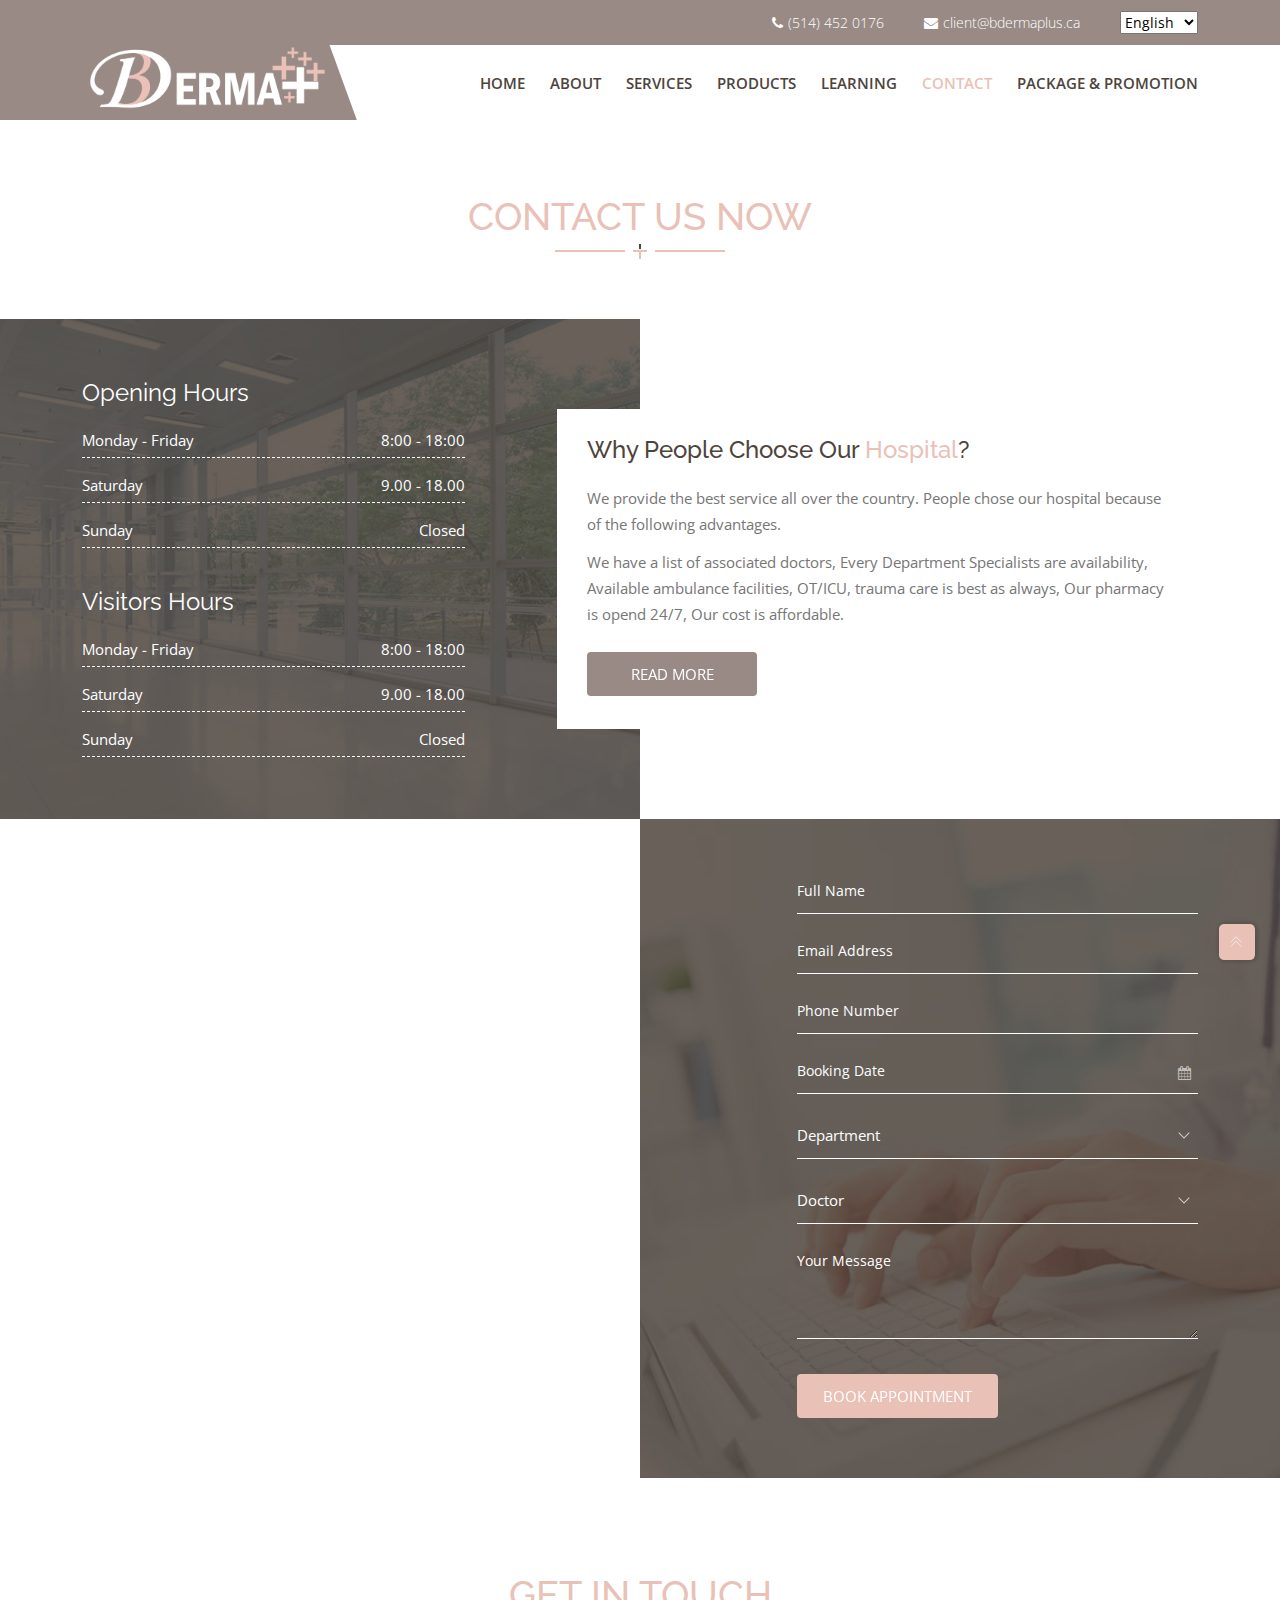
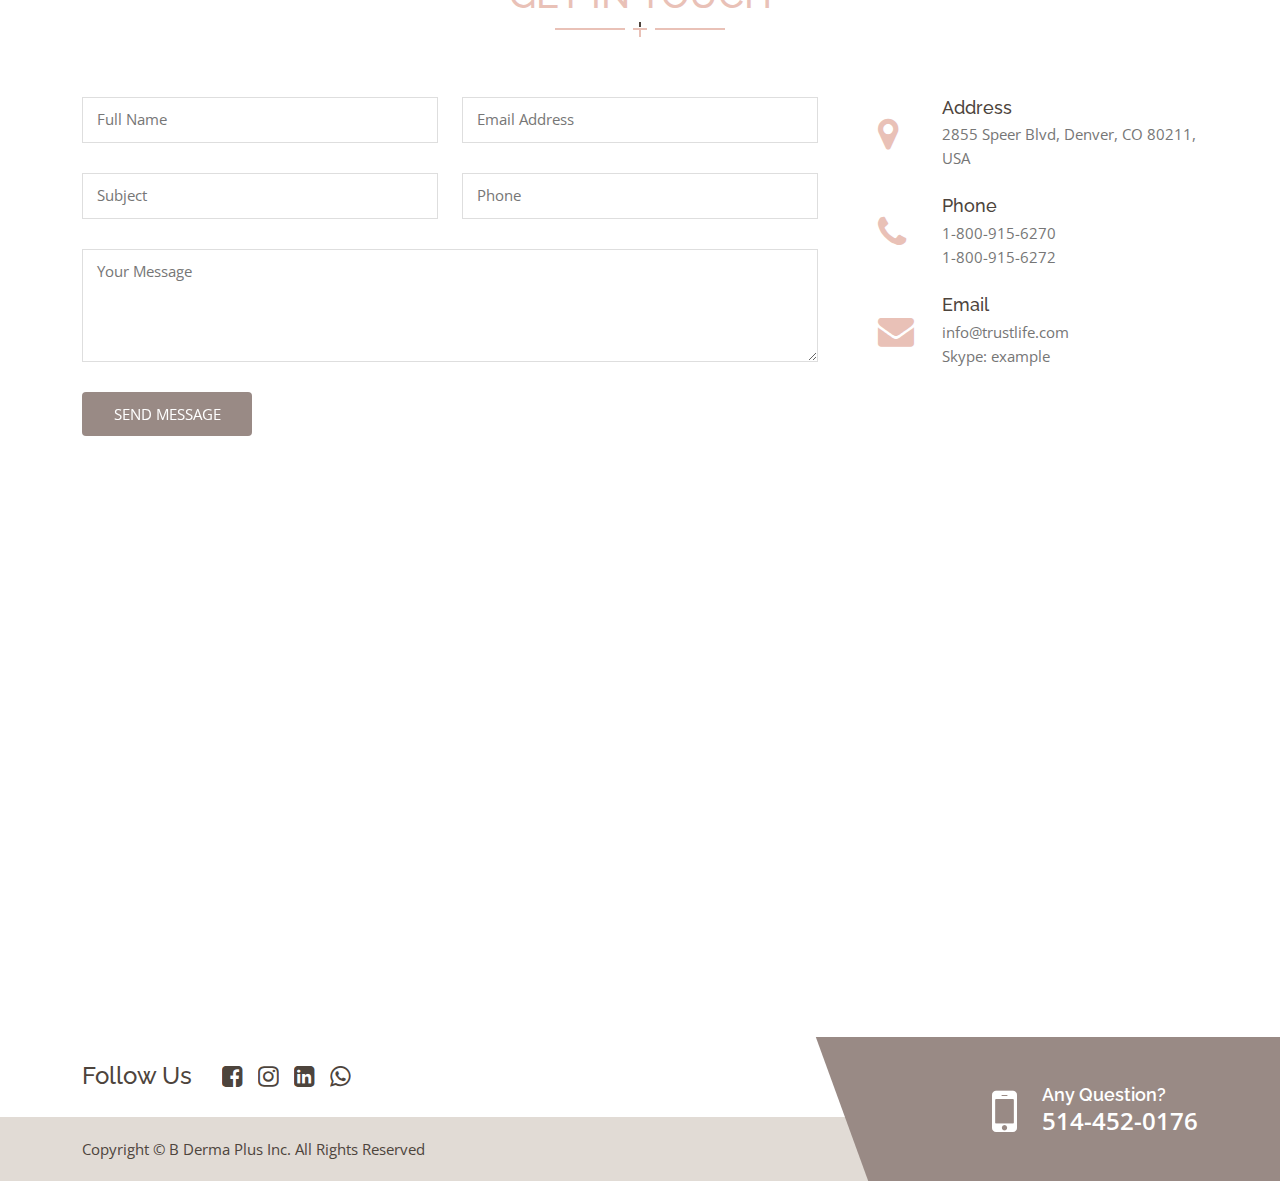
<file: contact-en.html>
<!DOCTYPE html>
<html>
    <head>
        <!-- Meta Tags -->
        <meta charset="utf-8" />
        <meta http-equiv="x-ua-compatible" content="ie=edge" />
        <meta name="viewport" content="width=device-width, initial-scale=1" />
        <meta name="author" content="B Derma Plus" />
        <meta name="description" content="Medical Esthetician, Skin Care" />
        <meta name="keywords" content="Medical Esthetician, Skin Care" />
        <!-- Page Title -->
        <title>
            BDermaPlus - Medical Esthetician - Skin Care - B Derma Plus
        </title>
        <!-- Favicon Icon -->
        <link rel="icon" href="assets/img/favicon.ico" />
        <!-- Stylesheets -->
        <link rel="stylesheet" type="text/css" href="assets/css/plugins.css" />
        <link rel="stylesheet" type="text/css" href="assets/css/style.css" />
    </head>

    <body>
        <!-- Start Site Header Wrap -->
        <header class="tm-header2">
            <div class="tm-site-header">
                <div class="tm-header-info-wrap">
                    <div class="container tm-header-info">
                        <a href="#"
                            ><i class="fa fa-phone"></i>(514) 452 0176</a
                        >
                        <a href="#"
                            ><i class="fa fa-envelope"></i
                            >client@bdermaplus.ca</a
                        >
                        <a>
                            <form action="" id="language-selector">
                                <select
                                    name="languages"
                                    id="languages"
                                    onchange="changeLanguage(this.value)"
                                >
                                    <option
                                        value="english"
                                        id="english"
                                        selected
                                    >
                                        English
                                    </option>
                                    <option value="french" id="french">
                                        Français
                                    </option>
                                </select>
                            </form></a
                        >
                    </div>
                </div>
                <div class="tm-header-menu">
                    <div class="container tm-header-menu-container">
                        <div class="tm-site-branding">
                            <!-- For Image Logo -->
                            <a href="index.html" class="tm-logo-link">
                                <img
                                    src="assets/img/logo-w.png"
                                    alt=""
                                    class="tm-logo"
                                />
                            </a>
                            <!-- For Site Title -->
                        </div>
                        <nav class="tm-primary-nav">
                            <ul class="tm-primary-nav-list">
                                <li class="menu-item">
                                    <a
                                        href="index-en.html"
                                        class="nav-link tm-smooth-move"
                                        >HOME</a
                                    >
                                </li>
                                <li class="menu-item">
                                    <a
                                        href="about-en.html"
                                        class="nav-link tm-smooth-move"
                                        >ABOUT</a
                                    >
                                </li>
                                <li class="menu-item">
                                    <a
                                        href="services-en.html"
                                        class="nav-link tm-smooth-move"
                                        >SERVICES</a
                                    >
                                </li>
                                <li class="menu-item">
                                    <a
                                        href="products-en.html"
                                        class="nav-link tm-smooth-move"
                                        >PRODUCTS</a
                                    >
                                </li>
                                <li class="menu-item menu-item-has-children">
                                    <a
                                        href="learning-en.html"
                                        class="nav-link tm-smooth-move"
                                        >LEARNING</a
                                    >
                                    <ul>
                                        <li class="menu-item">
                                            <a href="#">LEARNING1</a>
                                        </li>
                                        <li class="menu-item">
                                            <a href="#">LEARNING2</a>
                                        </li>
                                        <li class="menu-item">
                                            <a href="#">LEARNING3</a>
                                        </li>
                                        <li class="menu-item">
                                            <a href="#">LEARNING4</a>
                                        </li>
                                        <li class="menu-item">
                                            <a href="#">LEARNING5</a>
                                        </li>
                                        <li class="menu-item">
                                            <a href="#">LEARNING6</a>
                                        </li>
                                    </ul>
                                </li>
                                <li class="menu-item active">
                                    <a
                                        href="contact-en.html"
                                        class="nav-link tm-smooth-move"
                                        >CONTACT</a
                                    >
                                </li>
                                <li class="menu-item">
                                    <a
                                        href="package-promotion-en.html"
                                        class="nav-link tm-smooth-move"
                                        >PACKAGE & PROMOTION</a
                                    >
                                </li>
                            </ul>
                        </nav>
                    </div>
                    <!-- .tm-header-menu-container -->
                </div>
                <!-- .tm-header-menu -->
            </div>
            <!-- .tm-site-header -->
        </header>
        <!-- End Site Header Wrap -->

        <!-- Start About Secton -->
        <section id="about" class="start">
            <div class="empty-space col-md-b100 col-xs-b70"></div>
            <div class="tm-section-heading text-center">
                <h2>contact us now</h2>
                <div class="tm-section-seperator"><span></span></div>
                <div class="empty-space col-md-b60 col-xs-b40"></div>
            </div>
            <div class="tm-relative">
                <div class="tm-half-section-bg left">
                    <img
                        src="assets/img/about-hafl-bg.jpg"
                        alt="about hafl bg"
                    />
                </div>
                <div class="empty-space col-xs-b60"></div>
                <div class="container">
                    <div class="row row-md-reverce">
                        <div class="col-lg-5">
                            <div class="tm-shedule-wrap">
                                <div class="tm-shedule">
                                    <h3 class="tm-shedule-title">
                                        Opening Hours
                                    </h3>
                                    <ul class="tm-shedule-list">
                                        <li>
                                            <span>Monday - Friday</span>
                                            <span>8:00 - 18:00</span>
                                        </li>
                                        <li>
                                            <span>Saturday</span>
                                            <span>9.00 - 18.00</span>
                                        </li>
                                        <li>
                                            <span>Sunday</span>
                                            <span>Closed</span>
                                        </li>
                                    </ul>
                                </div>
                                <!-- .tm-shedule -->
                                <div
                                    class="empty-space col-md-b40 col-xs-b30"
                                ></div>
                                <div class="tm-shedule">
                                    <h3 class="tm-shedule-title">
                                        Visitors Hours
                                    </h3>
                                    <ul class="tm-shedule-list">
                                        <li>
                                            <span>Monday - Friday</span>
                                            <span>8:00 - 18:00</span>
                                        </li>
                                        <li>
                                            <span>Saturday</span>
                                            <span>9.00 - 18.00</span>
                                        </li>
                                        <li>
                                            <span>Sunday</span>
                                            <span>Closed</span>
                                        </li>
                                    </ul>
                                </div>
                                <!-- .tm-shedule -->
                            </div>
                        </div>
                        <!-- .col -->
                        <div class="col-lg-7">
                            <div class="empty-space col-md-b30 col-xs-b0"></div>
                            <div class="tm-about-wrap tm-hf-hide">
                                <div
                                    class="tm-about tm-gray-bg wow fadeInRight"
                                    data-wow-duration="1s"
                                    data-wow-delay="0.1s"
                                >
                                    <h3 class="tm-about-title">
                                        Why People Choose Our
                                        <span>Hospital</span>?
                                    </h3>
                                    <div class="tm-about-text">
                                        <p>
                                            We provide the best service all over
                                            the country. People chose our
                                            hospital because of the following
                                            advantages.
                                        </p>
                                        <p>
                                            We have a list of associated
                                            doctors, Every Department
                                            Specialists are availability,
                                            Available ambulance facilities,
                                            OT/ICU, trauma care is best as
                                            always, Our pharmacy is opend 24/7,
                                            Our cost is affordable.
                                        </p>
                                    </div>
                                    <div class="empty-space col-xs-b25"></div>
                                    <div class="tm-about-btn">
                                        <a href="#" class="tm-btn1"
                                            >READ MORE</a
                                        >
                                    </div>
                                </div>
                            </div>
                            <div class="empty-space col-xs-b30"></div>
                        </div>
                        <!-- .col -->
                    </div>
                </div>
                <div class="empty-space col-xs-b60"></div>
            </div>
        </section>
        <!-- End About Secton -->

        <!-- Start Appointment Section -->
        <section class="tm-relative" id="appointment">
            <div class="tm-half-section-bg right">
                <img src="assets/img/appointment-bg.jpg" alt="about hafl bg" />
            </div>
            <div class="container">
                <div class="row">
                    <div class="col-lg-7 tm-hf-hide">
                        <div class="empty-space col-md-b0 col-xs-b70"></div>
                        <div
                            class="tm-appointment-heading tm-gray-bg wow fadeInLeft"
                            data-wow-duration="1s"
                            data-wow-delay="0.1s"
                        >
                            <div class="tm-section-heading text-center">
                                <h2>MAKE AN APPOINTMENT</h2>
                                <div class="tm-section-seperator">
                                    <span></span>
                                </div>
                                <p>
                                    If you wont to make an appointment with any
                                    specialist just fill up the form with valid
                                    data and we will contact you via phone for
                                    confirmation.
                                </p>
                            </div>
                        </div>
                    </div>
                    <!-- .col -->
                    <div class="col-lg-5">
                        <div class="empty-space col-md-b60 col-xs-b40"></div>
                        <form
                            method="POST"
                            action="assets/php/appointment.php"
                            class="tm-appointment-form"
                            id="appointment-form"
                        >
                            <div id="tm-alert1"></div>
                            <div class="tm-form-field">
                                <input
                                    type="text"
                                    id="uname"
                                    name="uname"
                                    placeholder="Full Name"
                                    required
                                />
                                <span class="bar"></span>
                            </div>
                            <div class="tm-form-field">
                                <input
                                    type="text"
                                    id="uemail"
                                    name="uemail"
                                    placeholder="Email Address"
                                    required
                                />
                                <span class="bar"></span>
                            </div>
                            <div class="tm-form-field">
                                <input
                                    type="text"
                                    id="unumber"
                                    name="unumber"
                                    placeholder="Phone Number"
                                    required
                                />
                                <span class="bar"></span>
                            </div>
                            <div class="tm-form-field">
                                <input
                                    name="udate"
                                    type="text"
                                    id="udate"
                                    placeholder="Booking Date"
                                />
                                <span class="bar"></span>
                                <div class="date-icon">
                                    <i class="fa fa-calendar"></i>
                                </div>
                            </div>
                            <div class="tm-form-field">
                                <div class="tm-custom-select-wrap">
                                    <select
                                        name="udepartment"
                                        class="tm-custom-select"
                                        id="udepartment"
                                    >
                                        <option value="department">
                                            Department
                                        </option>
                                        <option value="dental-care">
                                            Dental Care
                                        </option>
                                        <option value="neurology">
                                            Neurology
                                        </option>
                                        <option value="crutches">
                                            Crutches
                                        </option>
                                        <option value="cardiology">
                                            Cardiology
                                        </option>
                                        <option value="pulmonary">
                                            Pulmonary
                                        </option>
                                        <option value="x-ray">X-Ray</option>
                                    </select>
                                </div>
                            </div>
                            <div class="tm-form-field">
                                <div class="tm-custom-select-wrap">
                                    <select
                                        name="udoctor"
                                        class="tm-custom-select"
                                        id="udoctor"
                                    >
                                        <option value="doctor">Doctor</option>
                                        <option value="jhon-doe">
                                            Dr. Jhon Doe
                                        </option>
                                        <option value="mak-rushi">
                                            Dr. Mak Roshi
                                        </option>
                                        <option value="mohoshin-kabir">
                                            Dr. Mohoshin Kabir
                                        </option>
                                        <option value="nayon-borua">
                                            Dr. Nayon Borua
                                        </option>
                                        <option value="rasel-islam">
                                            Dr. Rasel Islam
                                        </option>
                                        <option value="mahid-islam">
                                            Dr. Mahid Islam
                                        </option>
                                    </select>
                                </div>
                            </div>
                            <div class="tm-form-field">
                                <textarea
                                    cols="30"
                                    rows="10"
                                    id="umsg"
                                    name="umsg"
                                    placeholder="Your Message"
                                ></textarea>
                                <span class="bar"></span>
                            </div>
                            <div class="empty-space col-xs-b10"></div>
                            <div class="tm-form-field">
                                <button
                                    class="tm-btn1 tm-reverse"
                                    type="submit"
                                    id="appointment-submit"
                                    name="submit"
                                >
                                    BOOK APPOINTMENT
                                </button>
                            </div>
                        </form>
                        <div class="empty-space col-md-b60 col-xs-b70"></div>
                    </div>
                    <!-- .col -->
                </div>
            </div>
        </section>
        <!-- End Appointment Section -->

        <!-- Start Contact Section -->
        <section id="contact">
            <div class="empty-space col-md-b100 col-xs-b70"></div>
            <div class="tm-section-heading text-center">
                <h2>Get In Touch</h2>
                <div class="tm-section-seperator"><span></span></div>
                <div class="empty-space col-md-b60 col-xs-b40"></div>
            </div>
            <div class="container">
                <div class="row">
                    <div class="col-lg-8">
                        <div id="tm-alert"></div>
                        <form
                            action="assets/php/mail.php"
                            class="row tm-contact-form"
                            method="post"
                            id="contact-form"
                        >
                            <div class="col-lg-6">
                                <div class="tm-form-field">
                                    <input
                                        type="text"
                                        id="name"
                                        name="name"
                                        required
                                    />
                                    <label>Full Name</label>
                                </div>
                            </div>
                            <!-- .col -->
                            <div class="col-lg-6">
                                <div class="tm-form-field">
                                    <input
                                        type="text"
                                        id="email"
                                        name="email"
                                        required
                                    />
                                    <label>Email Address</label>
                                </div>
                            </div>
                            <!-- .col -->
                            <div class="col-lg-6">
                                <div class="tm-form-field">
                                    <input
                                        type="text"
                                        id="subject"
                                        name="subject"
                                        required
                                    />
                                    <label>Subject</label>
                                </div>
                            </div>
                            <!-- .col -->
                            <div class="col-lg-6">
                                <div class="tm-form-field">
                                    <input
                                        type="text"
                                        id="phone"
                                        name="phone"
                                        required
                                    />
                                    <label>Phone</label>
                                </div>
                            </div>
                            <!-- .col -->
                            <div class="col-lg-12">
                                <div class="tm-form-field">
                                    <textarea
                                        cols="30"
                                        rows="10"
                                        id="msg"
                                        name="msg"
                                        required
                                    ></textarea>
                                    <label>Your Message</label>
                                </div>
                            </div>
                            <!-- .col -->
                            <div class="col-lg-12">
                                <button
                                    class="tm-btn1"
                                    type="submit"
                                    id="submit"
                                    name="submit"
                                >
                                    <span>SEND MESSAGE</span>
                                </button>
                                <div class="empty-space col-lg-b30"></div>
                            </div>
                            <!-- .col -->
                        </form>
                    </div>
                    <!-- .col -->
                    <div class="col-lg-4">
                        <div class="empty-space col-md-b0 col-xs-b40"></div>
                        <div class="tm-contact-info">
                            <div class="tm-single-contact">
                                <i class="fa fa-map-marker"></i>
                                <h3>Address</h3>
                                <p>2855 Speer Blvd, Denver, CO 80211, USA</p>
                            </div>
                            <div class="empty-space col-xs-b25"></div>
                            <div class="tm-single-contact">
                                <i class="fa fa-phone"></i>
                                <h3>Phone</h3>
                                <p>
                                    1-800-915-6270 <br />
                                    1-800-915-6272
                                </p>
                            </div>
                            <div class="empty-space col-xs-b25"></div>
                            <div class="tm-single-contact">
                                <i class="fa fa-envelope"></i>
                                <h3>Email</h3>
                                <p>
                                    info@trustlife.com <br />
                                    Skype: example
                                </p>
                            </div>
                            <div class="empty-space col-xs-b25"></div>
                        </div>
                    </div>
                    <!-- .col -->
                </div>
            </div>
            <div class="empty-space col-md-b70 col-xs-b40"></div>
        </section>
        <!-- End Contact Section -->

        <!-- Start Map Section -->
        <div id="tm-map">
            <iframe
                src="https://www.google.com/maps/embed?pb=!1m18!1m12!1m3!1d96652.27317354927!2d-74.33557928194516!3d40.79756494697628!2m3!1f0!2f0!3f0!3m2!1i1024!2i768!4f13.1!3m3!1m2!1s0x89c3a82f1352d0dd%3A0x81d4f72c4435aab5!2sTroy+Meadows+Wetlands!5e0!3m2!1sen!2sbd!4v1563075599994!5m2!1sen!2sbd"
                allowfullscreen
            ></iframe>
        </div>
        <!-- End Map Section -->

        <!-- Start Footer -->
        <footer class="tm-overflow-hidden">
            <div class="tm-gray-bg">
                <div class="container">
                    <div class="row">
                        <div class="col-lg-8">
                            <div class="tm-footer-social">
                                <h2>Follow Us</h2>
                                <div class="tm-footer-social-list">
                                    <a href="#" class="tm-social-btn blue">
                                        <i class="fa fa-facebook-square"></i>
                                        <i class="fa fa-facebook-square"></i>
                                    </a>
                                    <a href="#" class="tm-social-btn blue">
                                        <i class="fa fa-instagram"></i>
                                        <i class="fa fa-instagram"></i>
                                    </a>
                                    <a href="#" class="tm-social-btn blue">
                                        <i class="fa fa-linkedin-square"></i>
                                        <i class="fa fa-linkedin-square"></i>
                                    </a>
                                    <a href="#" class="tm-social-btn blue">
                                        <i class="fa fa-whatsapp"></i>
                                        <i class="fa fa-whatsapp"></i>
                                    </a>
                                </div>
                            </div>
                        </div>
                        <!-- .col -->
                    </div>
                </div>
            </div>
            <div class="tm-site-footer">
                <div class="container">
                    <!-- row-md-reverce -->
                    <div class="row row-sm-reverce">
                        <div class="col-md-7 col-lg-8">
                            <p class="tm-copyright">
                                Copyright © B Derma Plus Inc. All Rights
                                Reserved
                            </p>
                        </div>
                        <!-- .col -->
                        <div class="col-md-5 col-lg-4">
                            <div class="tm-footer-hotline">
                                <div class="tm-footer-hotline-in">
                                    <div class="tm-phone-icon">
                                        <i class="fa fa-mobile"></i>
                                    </div>
                                    <h3>Any Question?</h3>
                                    <p>514-452-0176</p>
                                </div>
                            </div>
                        </div>
                        <!-- .col -->
                    </div>
                </div>
            </div>
        </footer>
        <!-- End Footer -->

        <!-- Scroll Up -->
        <div id="scrollup"></div>

        <!-- Scripts -->
        <script src="assets/js/vendor/modernizr-3.5.0.min.js"></script>
        <script src="assets/js/vendor/jquery-1.12.4.min.js"></script>
        <script src="assets/js/plugins.js"></script>
        <script src="assets/js/main.js"></script>
        <script defer>
            //TODO: adding the localstorage for language
            const changeLanguage = (selected) => {
                if (selected === "english") {
                    location.href = "http://bdermaplus.ca/contact-en.html";
                }
                if (selected === "french") {
                    location.href = "http://bdermaplus.ca/contact.html";
                }
            };
        </script>
    </body>
</html>
</file>
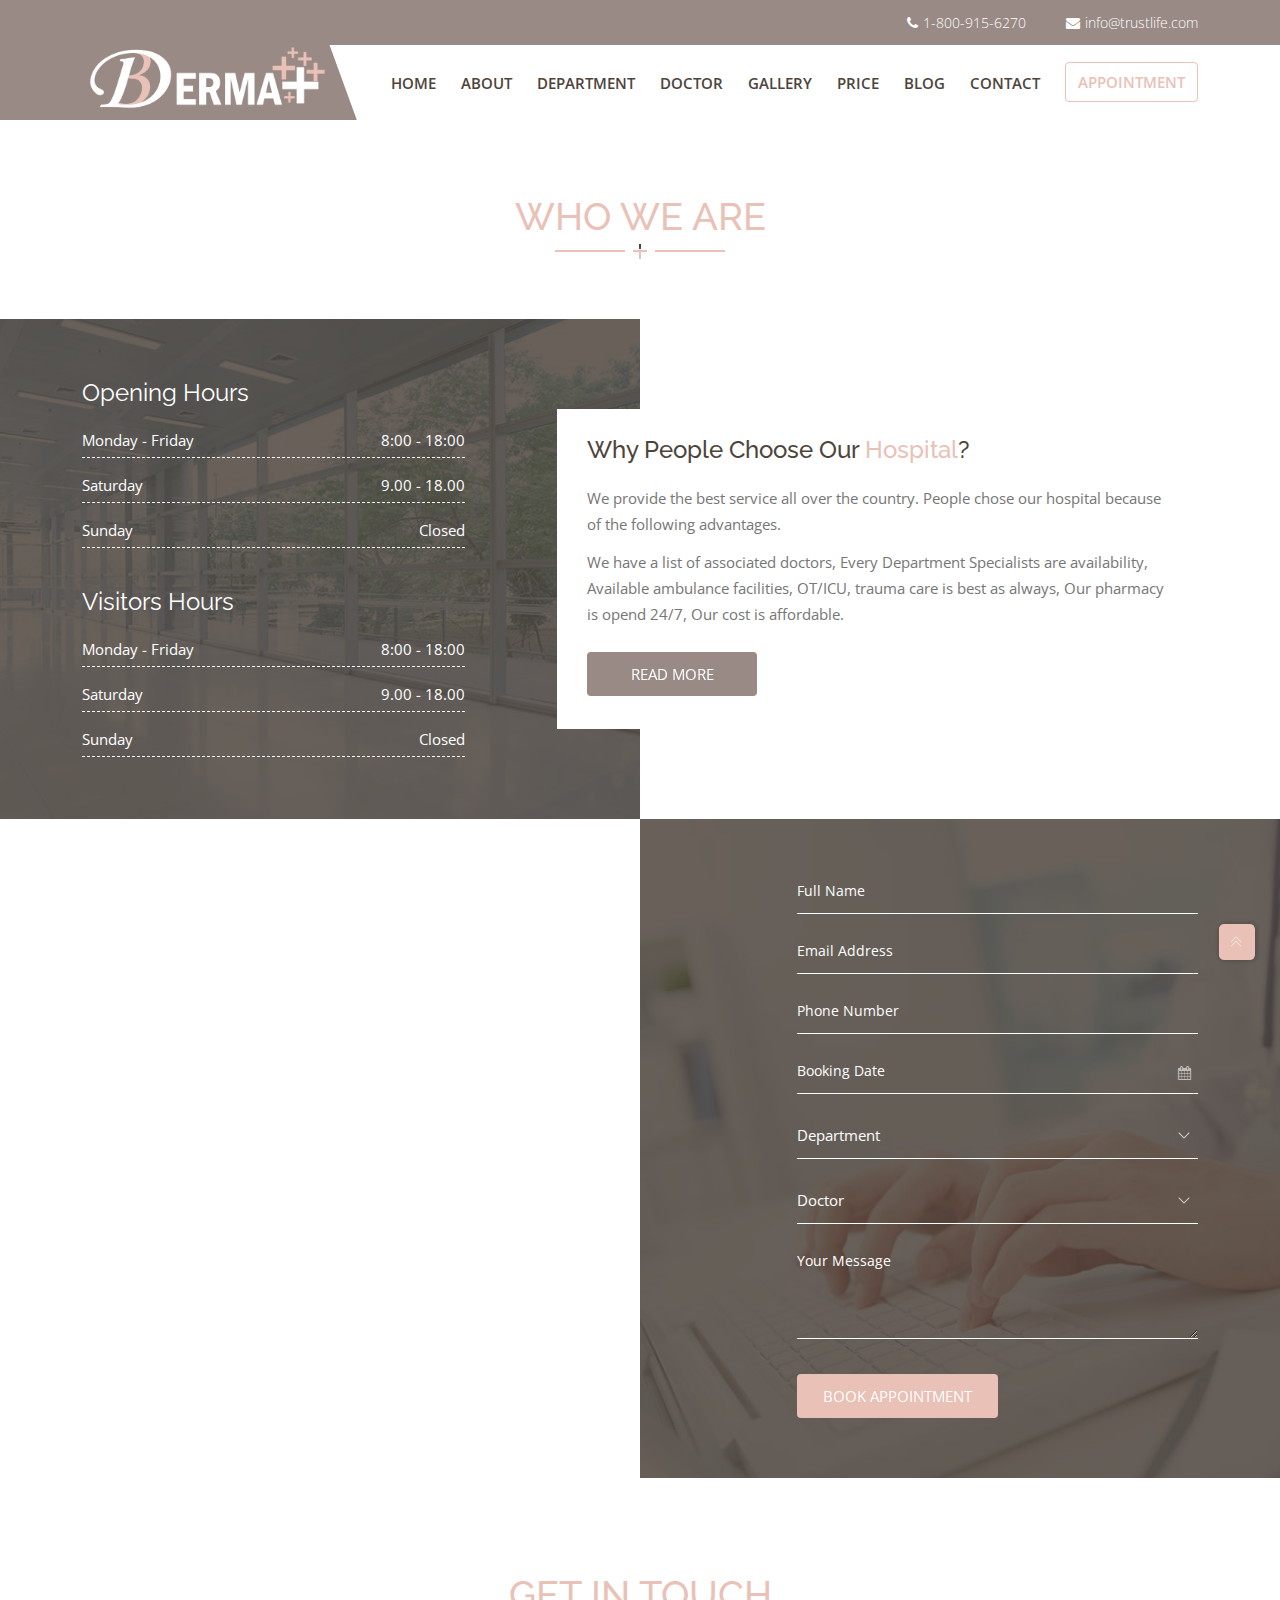
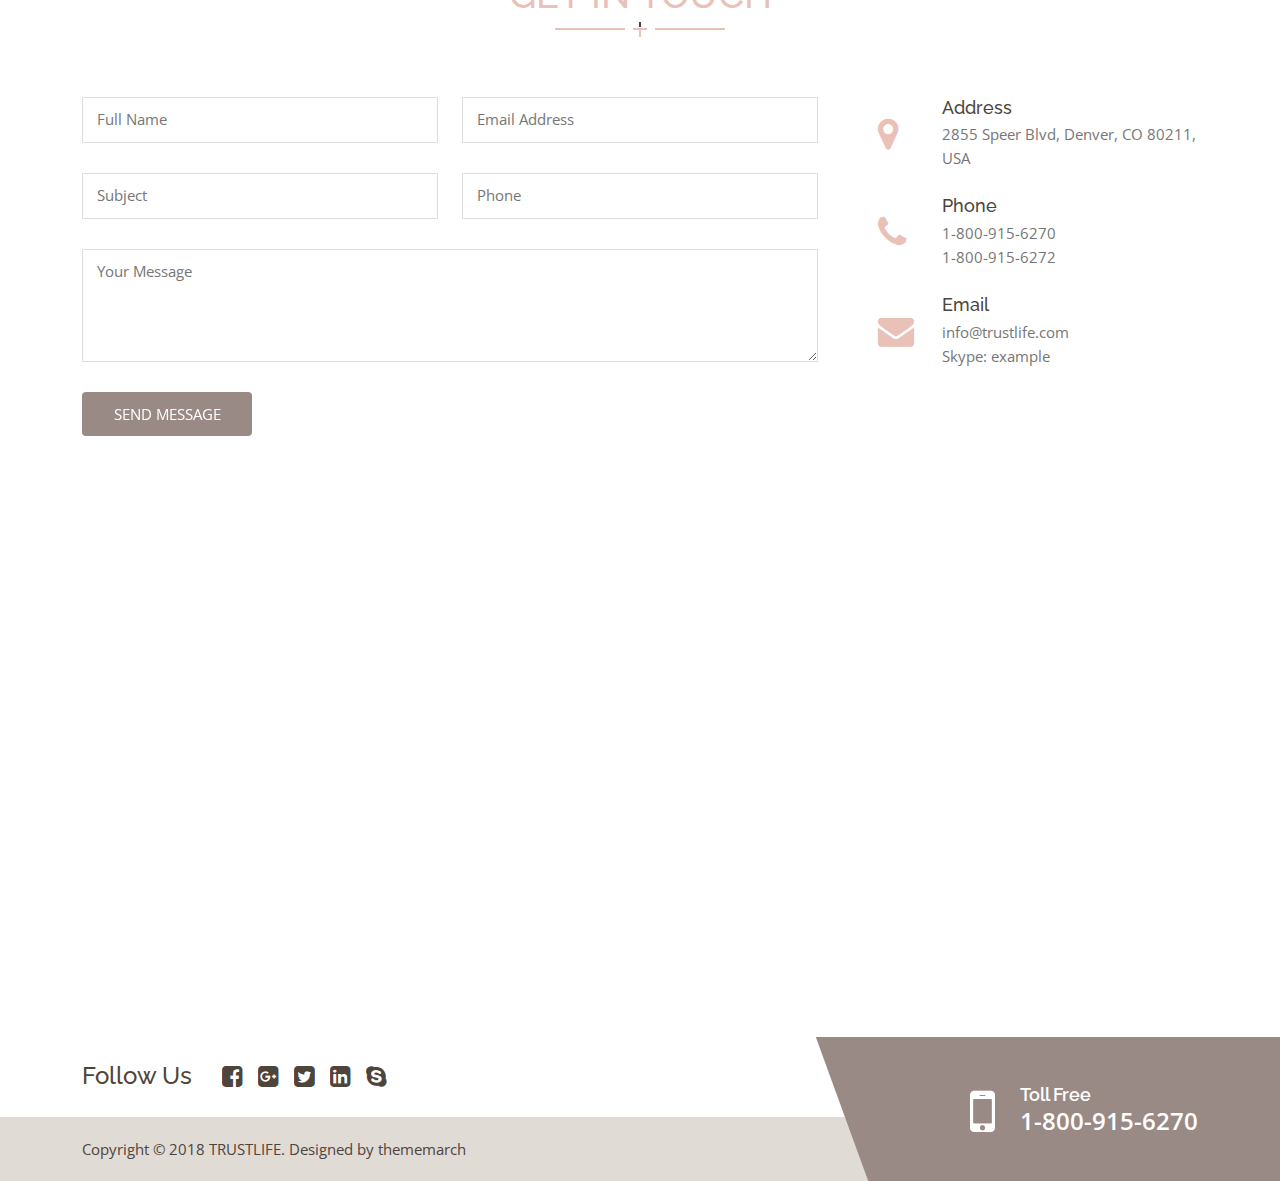
<file: contact.html>
<!DOCTYPE html>
<html>
    <head>
        <!-- Meta Tags -->
        <meta charset="utf-8" />
        <meta http-equiv="x-ua-compatible" content="ie=edge" />
        <meta name="viewport" content="width=device-width, initial-scale=1" />
        <meta name="author" content="B Derma Plus" />
        <meta name="description" content="Medical Esthetician, Skin Care" />
        <!--TODO: add all services
    <meta name="keywords" content="Medical Esthetician, Skin Care, ..............">-->
        <!-- Page Title -->
        <title>
            BDermaPlus - Medical Esthetician - Skin Care - B Derma Plus
        </title>
        <!-- Favicon Icon -->
        <link rel="icon" href="assets/img/favicon.ico" />
        <!-- Stylesheets -->
        <link rel="stylesheet" type="text/css" href="assets/css/plugins.css" />
        <link rel="stylesheet" type="text/css" href="assets/css/style.css" />
    </head>

    <body>
        <!-- Start Site Header Wrap -->
        <header class="tm-header2">
            <div class="tm-site-header">
                <div class="tm-header-info-wrap">
                    <div class="container tm-header-info">
                        <a href="#"
                            ><i class="fa fa-phone"></i>1-800-915-6270</a
                        >
                        <a href="#"
                            ><i class="fa fa-envelope"></i>info@trustlife.com</a
                        >
                    </div>
                </div>
                <div class="tm-header-menu">
                    <div class="container tm-header-menu-container">
                        <div class="tm-site-branding">
                            <!-- For Image Logo -->
                            <a href="index.html" class="tm-logo-link">
                                <img
                                    src="assets/img/logo-w.png"
                                    alt=""
                                    class="tm-logo"
                                />
                            </a>
                            <!-- For Site Title -->
                            <!-- <span class="tm-site-title">
                        <a href="index.html">Trustlife</a>
                        </span> -->
                        </div>
                        <nav class="tm-primary-nav tm-onepage-nav">
                            <ul class="tm-primary-nav-list">
                                <li
                                    class="menu-item menu-item-has-children current-menu-ancestor current-menu-parent"
                                >
                                    <a
                                        href="#home"
                                        class="nav-link tm-smooth-move"
                                        >HOME</a
                                    >
                                    <ul>
                                        <li class="menu-item">
                                            <a href="index.html"
                                                >Home1 (Default Version)</a
                                            >
                                        </li>
                                        <li class="menu-item current-menu-item">
                                            <a href="home-version-2.html"
                                                >Home2 (Animation Version)</a
                                            >
                                        </li>
                                        <li class="menu-item">
                                            <a href="home-version-3.html"
                                                >Home3 (Full Width Banner)</a
                                            >
                                        </li>
                                        <li class="menu-item">
                                            <a href="home-version-4.html"
                                                >Home4 (Ripple Version)</a
                                            >
                                        </li>
                                        <li class="menu-item">
                                            <a href="home-version-5.html"
                                                >Home5 (Parallax Version)</a
                                            >
                                        </li>
                                        <li class="menu-item">
                                            <a href="home-version-6.html"
                                                >Home6 (Slider Version)</a
                                            >
                                        </li>
                                        <li class="menu-item">
                                            <a href="home-version-7.html"
                                                >Home7 (Youtube Background)</a
                                            >
                                        </li>
                                        <li class="menu-item">
                                            <a href="home-version-8.html"
                                                >Home8 (Minimal Version)</a
                                            >
                                        </li>
                                    </ul>
                                </li>
                                <li class="menu-item">
                                    <a
                                        href="#about"
                                        class="nav-link tm-smooth-move"
                                        >ABOUT</a
                                    >
                                </li>
                                <li class="menu-item">
                                    <a
                                        href="#department"
                                        class="nav-link tm-smooth-move"
                                        >DEPARTMENT</a
                                    >
                                </li>
                                <li class="menu-item">
                                    <a
                                        href="#doctor"
                                        class="nav-link tm-smooth-move"
                                        >DOCTOR</a
                                    >
                                </li>
                                <li class="menu-item">
                                    <a
                                        href="#gallery"
                                        class="nav-link tm-smooth-move"
                                        >GALLERY</a
                                    >
                                </li>
                                <li class="menu-item">
                                    <a
                                        href="#price"
                                        class="nav-link tm-smooth-move"
                                        >PRICE</a
                                    >
                                </li>
                                <li class="menu-item menu-item-has-children">
                                    <a
                                        href="#blog"
                                        class="nav-link tm-smooth-move"
                                        >BLOG</a
                                    >
                                    <ul>
                                        <li class="menu-item">
                                            <a href="blog-right-sidebar.html"
                                                >Blog Right Sidebar</a
                                            >
                                        </li>
                                        <li class="menu-item">
                                            <a href="blog-left-sidebar.html"
                                                >Blog Left Sidebar</a
                                            >
                                        </li>
                                        <li class="menu-item">
                                            <a href="blog-full-width.html"
                                                >Blog Full Width</a
                                            >
                                        </li>
                                        <li class="menu-item">
                                            <a
                                                href="blog-details-right-sidebar.html"
                                                >Single Blog Image Post</a
                                            >
                                        </li>
                                        <li class="menu-item">
                                            <a
                                                href="blog-details-left-sidebar.html"
                                                >Single Blog Slider Post</a
                                            >
                                        </li>
                                        <li class="menu-item">
                                            <a
                                                href="blog-details-full-width.html"
                                                >Single Blog Video Post</a
                                            >
                                        </li>
                                    </ul>
                                </li>
                                <li class="menu-item">
                                    <a
                                        href="#contact"
                                        class="nav-link tm-smooth-move"
                                        >CONTACT</a
                                    >
                                </li>
                                <li class="menu-item">
                                    <a
                                        href="#appointment"
                                        class="nav-link tm-header-ap"
                                        >APPOINTMENT</a
                                    >
                                </li>
                            </ul>
                        </nav>
                    </div>
                    <!-- .tm-header-menu-container -->
                </div>
                <!-- .tm-header-menu -->
            </div>
            <!-- .tm-site-header -->
        </header>
        <!-- End Site Header Wrap -->

        <!-- Start About Secton -->
        <section id="about" class="start">
            <div class="empty-space col-md-b100 col-xs-b70"></div>
            <div class="tm-section-heading text-center">
                <h2>Who We Are</h2>
                <div class="tm-section-seperator"><span></span></div>
                <div class="empty-space col-md-b60 col-xs-b40"></div>
            </div>
            <div class="tm-relative">
                <div class="tm-half-section-bg left">
                    <img
                        src="assets/img/about-hafl-bg.jpg"
                        alt="about hafl bg"
                    />
                </div>
                <div class="empty-space col-xs-b60"></div>
                <div class="container">
                    <div class="row row-md-reverce">
                        <div class="col-lg-5">
                            <div class="tm-shedule-wrap">
                                <div class="tm-shedule">
                                    <h3 class="tm-shedule-title">
                                        Opening Hours
                                    </h3>
                                    <ul class="tm-shedule-list">
                                        <li>
                                            <span>Monday - Friday</span>
                                            <span>8:00 - 18:00</span>
                                        </li>
                                        <li>
                                            <span>Saturday</span>
                                            <span>9.00 - 18.00</span>
                                        </li>
                                        <li>
                                            <span>Sunday</span>
                                            <span>Closed</span>
                                        </li>
                                    </ul>
                                </div>
                                <!-- .tm-shedule -->
                                <div
                                    class="empty-space col-md-b40 col-xs-b30"
                                ></div>
                                <div class="tm-shedule">
                                    <h3 class="tm-shedule-title">
                                        Visitors Hours
                                    </h3>
                                    <ul class="tm-shedule-list">
                                        <li>
                                            <span>Monday - Friday</span>
                                            <span>8:00 - 18:00</span>
                                        </li>
                                        <li>
                                            <span>Saturday</span>
                                            <span>9.00 - 18.00</span>
                                        </li>
                                        <li>
                                            <span>Sunday</span>
                                            <span>Closed</span>
                                        </li>
                                    </ul>
                                </div>
                                <!-- .tm-shedule -->
                            </div>
                        </div>
                        <!-- .col -->
                        <div class="col-lg-7">
                            <div class="empty-space col-md-b30 col-xs-b0"></div>
                            <div class="tm-about-wrap tm-hf-hide">
                                <div
                                    class="tm-about tm-gray-bg wow fadeInRight"
                                    data-wow-duration="1s"
                                    data-wow-delay="0.1s"
                                >
                                    <h3 class="tm-about-title">
                                        Why People Choose Our
                                        <span>Hospital</span>?
                                    </h3>
                                    <div class="tm-about-text">
                                        <p>
                                            We provide the best service all over
                                            the country. People chose our
                                            hospital because of the following
                                            advantages.
                                        </p>
                                        <p>
                                            We have a list of associated
                                            doctors, Every Department
                                            Specialists are availability,
                                            Available ambulance facilities,
                                            OT/ICU, trauma care is best as
                                            always, Our pharmacy is opend 24/7,
                                            Our cost is affordable.
                                        </p>
                                    </div>
                                    <div class="empty-space col-xs-b25"></div>
                                    <div class="tm-about-btn">
                                        <a href="#" class="tm-btn1"
                                            >READ MORE</a
                                        >
                                    </div>
                                </div>
                            </div>
                            <div class="empty-space col-xs-b30"></div>
                        </div>
                        <!-- .col -->
                    </div>
                </div>
                <div class="empty-space col-xs-b60"></div>
            </div>
        </section>
        <!-- End About Secton -->

        <!-- Start Appointment Section -->
        <section class="tm-relative" id="appointment">
            <div class="tm-half-section-bg right">
                <img src="assets/img/appointment-bg.jpg" alt="about hafl bg" />
            </div>
            <div class="container">
                <div class="row">
                    <div class="col-lg-7 tm-hf-hide">
                        <div class="empty-space col-md-b0 col-xs-b70"></div>
                        <div
                            class="tm-appointment-heading tm-gray-bg wow fadeInLeft"
                            data-wow-duration="1s"
                            data-wow-delay="0.1s"
                        >
                            <div class="tm-section-heading text-center">
                                <h2>MAKE AN APPOINTMENT</h2>
                                <div class="tm-section-seperator">
                                    <span></span>
                                </div>
                                <p>
                                    If you wont to make an appointment with any
                                    specialist just fill up the form with valid
                                    data and we will contact you via phone for
                                    confirmation.
                                </p>
                            </div>
                        </div>
                    </div>
                    <!-- .col -->
                    <div class="col-lg-5">
                        <div class="empty-space col-md-b60 col-xs-b40"></div>
                        <form
                            method="POST"
                            action="assets/php/appointment.php"
                            class="tm-appointment-form"
                            id="appointment-form"
                        >
                            <div id="tm-alert1"></div>
                            <div class="tm-form-field">
                                <input
                                    type="text"
                                    id="uname"
                                    name="uname"
                                    placeholder="Full Name"
                                    required
                                />
                                <span class="bar"></span>
                            </div>
                            <div class="tm-form-field">
                                <input
                                    type="text"
                                    id="uemail"
                                    name="uemail"
                                    placeholder="Email Address"
                                    required
                                />
                                <span class="bar"></span>
                            </div>
                            <div class="tm-form-field">
                                <input
                                    type="text"
                                    id="unumber"
                                    name="unumber"
                                    placeholder="Phone Number"
                                    required
                                />
                                <span class="bar"></span>
                            </div>
                            <div class="tm-form-field">
                                <input
                                    name="udate"
                                    type="text"
                                    id="udate"
                                    placeholder="Booking Date"
                                />
                                <span class="bar"></span>
                                <div class="date-icon">
                                    <i class="fa fa-calendar"></i>
                                </div>
                            </div>
                            <div class="tm-form-field">
                                <div class="tm-custom-select-wrap">
                                    <select
                                        name="udepartment"
                                        class="tm-custom-select"
                                        id="udepartment"
                                    >
                                        <option value="department">
                                            Department
                                        </option>
                                        <option value="dental-care">
                                            Dental Care
                                        </option>
                                        <option value="neurology">
                                            Neurology
                                        </option>
                                        <option value="crutches">
                                            Crutches
                                        </option>
                                        <option value="cardiology">
                                            Cardiology
                                        </option>
                                        <option value="pulmonary">
                                            Pulmonary
                                        </option>
                                        <option value="x-ray">X-Ray</option>
                                    </select>
                                </div>
                            </div>
                            <div class="tm-form-field">
                                <div class="tm-custom-select-wrap">
                                    <select
                                        name="udoctor"
                                        class="tm-custom-select"
                                        id="udoctor"
                                    >
                                        <option value="doctor">Doctor</option>
                                        <option value="jhon-doe">
                                            Dr. Jhon Doe
                                        </option>
                                        <option value="mak-rushi">
                                            Dr. Mak Roshi
                                        </option>
                                        <option value="mohoshin-kabir">
                                            Dr. Mohoshin Kabir
                                        </option>
                                        <option value="nayon-borua">
                                            Dr. Nayon Borua
                                        </option>
                                        <option value="rasel-islam">
                                            Dr. Rasel Islam
                                        </option>
                                        <option value="mahid-islam">
                                            Dr. Mahid Islam
                                        </option>
                                    </select>
                                </div>
                            </div>
                            <div class="tm-form-field">
                                <textarea
                                    cols="30"
                                    rows="10"
                                    id="umsg"
                                    name="umsg"
                                    placeholder="Your Message"
                                ></textarea>
                                <span class="bar"></span>
                            </div>
                            <div class="empty-space col-xs-b10"></div>
                            <div class="tm-form-field">
                                <button
                                    class="tm-btn1 tm-reverse"
                                    type="submit"
                                    id="appointment-submit"
                                    name="submit"
                                >
                                    BOOK APPOINTMENT
                                </button>
                            </div>
                        </form>
                        <div class="empty-space col-md-b60 col-xs-b70"></div>
                    </div>
                    <!-- .col -->
                </div>
            </div>
        </section>
        <!-- End Appointment Section -->

        <!-- Start Contact Section -->
        <section id="contact">
            <div class="empty-space col-md-b100 col-xs-b70"></div>
            <div class="tm-section-heading text-center">
                <h2>Get In Touch</h2>
                <div class="tm-section-seperator"><span></span></div>
                <div class="empty-space col-md-b60 col-xs-b40"></div>
            </div>
            <div class="container">
                <div class="row">
                    <div class="col-lg-8">
                        <div id="tm-alert"></div>
                        <form
                            action="assets/php/mail.php"
                            class="row tm-contact-form"
                            method="post"
                            id="contact-form"
                        >
                            <div class="col-lg-6">
                                <div class="tm-form-field">
                                    <input
                                        type="text"
                                        id="name"
                                        name="name"
                                        required
                                    />
                                    <label>Full Name</label>
                                </div>
                            </div>
                            <!-- .col -->
                            <div class="col-lg-6">
                                <div class="tm-form-field">
                                    <input
                                        type="text"
                                        id="email"
                                        name="email"
                                        required
                                    />
                                    <label>Email Address</label>
                                </div>
                            </div>
                            <!-- .col -->
                            <div class="col-lg-6">
                                <div class="tm-form-field">
                                    <input
                                        type="text"
                                        id="subject"
                                        name="subject"
                                        required
                                    />
                                    <label>Subject</label>
                                </div>
                            </div>
                            <!-- .col -->
                            <div class="col-lg-6">
                                <div class="tm-form-field">
                                    <input
                                        type="text"
                                        id="phone"
                                        name="phone"
                                        required
                                    />
                                    <label>Phone</label>
                                </div>
                            </div>
                            <!-- .col -->
                            <div class="col-lg-12">
                                <div class="tm-form-field">
                                    <textarea
                                        cols="30"
                                        rows="10"
                                        id="msg"
                                        name="msg"
                                        required
                                    ></textarea>
                                    <label>Your Message</label>
                                </div>
                            </div>
                            <!-- .col -->
                            <div class="col-lg-12">
                                <button
                                    class="tm-btn1"
                                    type="submit"
                                    id="submit"
                                    name="submit"
                                >
                                    <span>SEND MESSAGE</span>
                                </button>
                                <div class="empty-space col-lg-b30"></div>
                            </div>
                            <!-- .col -->
                        </form>
                    </div>
                    <!-- .col -->
                    <div class="col-lg-4">
                        <div class="empty-space col-md-b0 col-xs-b40"></div>
                        <div class="tm-contact-info">
                            <div class="tm-single-contact">
                                <i class="fa fa-map-marker"></i>
                                <h3>Address</h3>
                                <p>2855 Speer Blvd, Denver, CO 80211, USA</p>
                            </div>
                            <div class="empty-space col-xs-b25"></div>
                            <div class="tm-single-contact">
                                <i class="fa fa-phone"></i>
                                <h3>Phone</h3>
                                <p>
                                    1-800-915-6270 <br />
                                    1-800-915-6272
                                </p>
                            </div>
                            <div class="empty-space col-xs-b25"></div>
                            <div class="tm-single-contact">
                                <i class="fa fa-envelope"></i>
                                <h3>Email</h3>
                                <p>
                                    info@trustlife.com <br />
                                    Skype: example
                                </p>
                            </div>
                            <div class="empty-space col-xs-b25"></div>
                        </div>
                    </div>
                    <!-- .col -->
                </div>
            </div>
            <div class="empty-space col-md-b70 col-xs-b40"></div>
        </section>
        <!-- End Contact Section -->

        <!-- Start Map Section -->
        <div id="tm-map">
            <iframe
                src="https://www.google.com/maps/embed?pb=!1m18!1m12!1m3!1d96652.27317354927!2d-74.33557928194516!3d40.79756494697628!2m3!1f0!2f0!3f0!3m2!1i1024!2i768!4f13.1!3m3!1m2!1s0x89c3a82f1352d0dd%3A0x81d4f72c4435aab5!2sTroy+Meadows+Wetlands!5e0!3m2!1sen!2sbd!4v1563075599994!5m2!1sen!2sbd"
                allowfullscreen
            ></iframe>
        </div>
        <!-- End Map Section -->

        <!-- Start Footer -->
        <footer class="tm-overflow-hidden">
            <div class="tm-gray-bg">
                <div class="container">
                    <div class="row">
                        <div class="col-lg-8">
                            <div class="tm-footer-social">
                                <h2>Follow Us</h2>
                                <div class="tm-footer-social-list">
                                    <a href="#" class="tm-social-btn blue">
                                        <i class="fa fa-facebook-square"></i>
                                        <i class="fa fa-facebook-square"></i>
                                    </a>
                                    <a href="#" class="tm-social-btn blue">
                                        <i class="fa fa-google-plus-square"></i>
                                        <i class="fa fa-google-plus-square"></i>
                                    </a>
                                    <a href="#" class="tm-social-btn blue">
                                        <i class="fa fa-twitter-square"></i>
                                        <i class="fa fa-twitter-square"></i>
                                    </a>
                                    <a href="#" class="tm-social-btn blue">
                                        <i class="fa fa-linkedin-square"></i>
                                        <i class="fa fa-linkedin-square"></i>
                                    </a>
                                    <a href="#" class="tm-social-btn blue">
                                        <i class="fa fa-skype"></i>
                                        <i class="fa fa-skype"></i>
                                    </a>
                                </div>
                            </div>
                        </div>
                        <!-- .col -->
                    </div>
                </div>
            </div>
            <div class="tm-site-footer">
                <div class="container">
                    <!-- row-md-reverce -->
                    <div class="row row-sm-reverce">
                        <div class="col-md-7 col-lg-8">
                            <p class="tm-copyright">
                                Copyright © 2018 TRUSTLIFE. Designed by
                                thememarch
                            </p>
                        </div>
                        <!-- .col -->
                        <div class="col-md-5 col-lg-4">
                            <div class="tm-footer-hotline">
                                <div class="tm-footer-hotline-in">
                                    <div class="tm-phone-icon">
                                        <i class="fa fa-mobile"></i>
                                    </div>
                                    <h3>Toll Free</h3>
                                    <p>1-800-915-6270</p>
                                </div>
                            </div>
                        </div>
                        <!-- .col -->
                    </div>
                </div>
            </div>
        </footer>
        <!-- End Footer -->

        <!-- Scroll Up -->
        <div id="scrollup"></div>

        <!-- Scripts -->
        <script src="assets/js/vendor/modernizr-3.5.0.min.js"></script>
        <script src="assets/js/vendor/jquery-1.12.4.min.js"></script>
        <script src="assets/js/plugins.js"></script>
        <script src="assets/js/main.js"></script>
    </body>
</html>
</file>
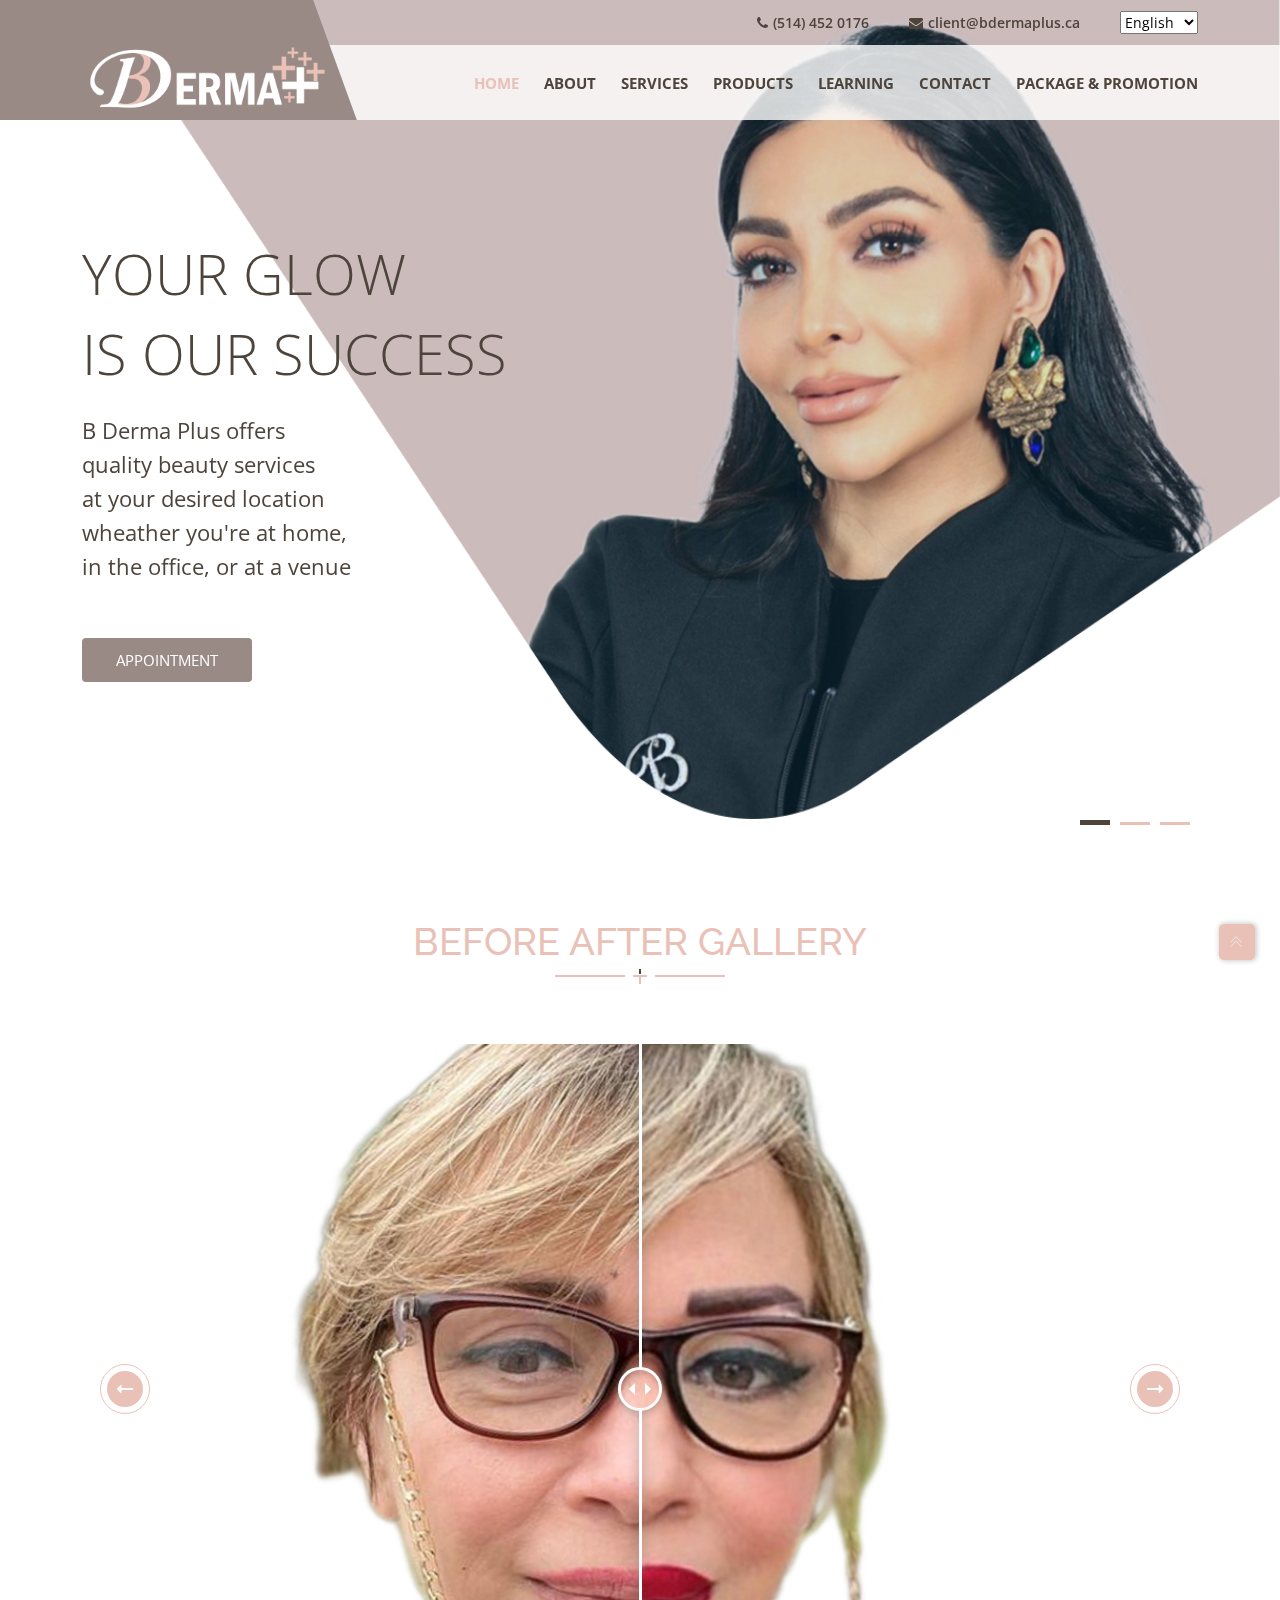
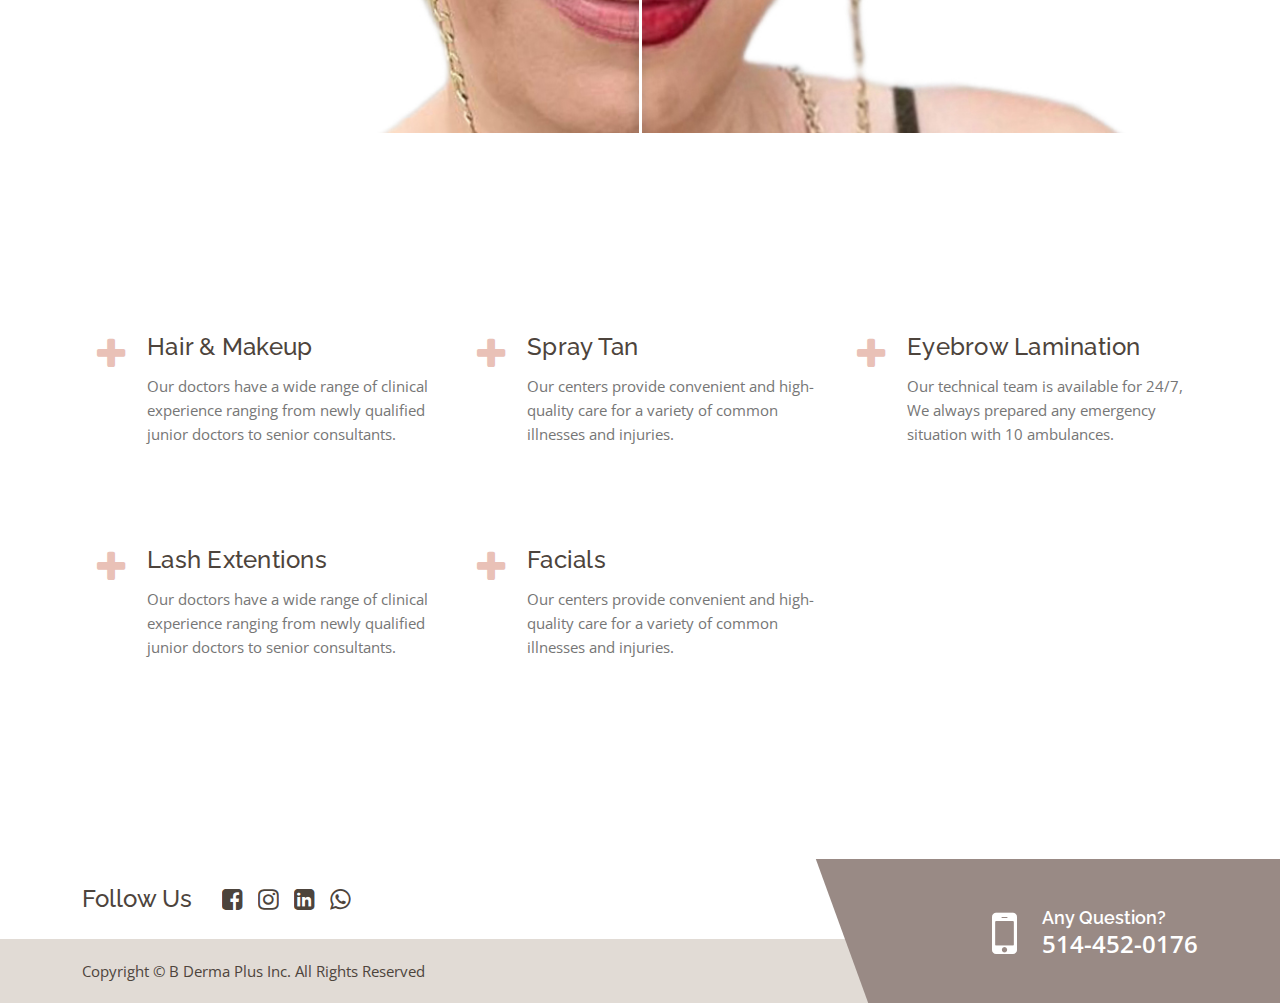
<file: index-en.html>
<!DOCTYPE html>
<html>
    <head>
        <!-- Meta Tags -->
        <meta charset="utf-8" />
        <meta http-equiv="x-ua-compatible" content="ie=edge" />
        <meta name="viewport" content="width=device-width, initial-scale=1" />
        <meta name="author" content="B Derma Plus" />
        <meta name="description" content="Medical Esthetician, Skin Care" />
        <meta name="keywords" content="Medical Esthetician, Skin Care" />
        <!-- Page Title -->
        <title>
            BDermaPlus - Medical Esthetician - Skin Care - B Derma Plus
        </title>
        <!-- Favicon Icon -->
        <link rel="icon" href="assets/img/favicon.ico" />
        <!-- Stylesheets -->
        <link rel="stylesheet" type="text/css" href="assets/css/plugins.css" />
        <link rel="stylesheet" type="text/css" href="assets/css/style.css" />
    </head>

    <body>
        <!-- Start Preloader -->
        <div id="tm-preloader">
            <div id="tm-preloader-in">
                <div></div>
                <div></div>
                <div></div>
                <div></div>
                <div></div>
            </div>
        </div>
        <!-- End Preloader -->

        <!-- Start Site Header Wrap -->
        <header class="tm-header3">
            <div class="tm-site-header">
                <div class="tm-header-info-wrap">
                    <div class="container tm-header-info">
                        <a href="#"
                            ><i class="fa fa-phone"></i>(514) 452 0176</a
                        >
                        <a href="#"
                            ><i class="fa fa-envelope"></i
                            >client@bdermaplus.ca</a
                        >
                        <a>
                            <form action="" id="language-selector">
                                <select
                                    name="languages"
                                    id="languages"
                                    onchange="changeLanguage(this.value)"
                                >
                                    <option
                                        value="english"
                                        id="english"
                                        selected
                                    >
                                        English
                                    </option>
                                    <option value="french" id="french">
                                        Français
                                    </option>
                                </select>
                            </form></a
                        >
                    </div>
                </div>
                <div class="tm-header-menu">
                    <div class="container tm-header-menu-container">
                        <div class="tm-site-branding">
                            <!-- For Image Logo -->
                            <a href="index-en.html" class="tm-logo-link">
                                <img
                                    src="assets/img/logo-w.png"
                                    alt=""
                                    class="tm-logo"
                                />
                            </a>
                            <!-- For Site Title -->
                        </div>
                        <nav class="tm-primary-nav tm-oncurrentpage-nav">
                            <ul class="tm-primary-nav-list">
                                <li class="menu-item">
                                    <a
                                        href="index-en.html"
                                        class="nav-link tm-smooth-move"
                                        >HOME</a
                                    >
                                </li>
                                <li class="menu-item">
                                    <a
                                        href="about-en.html"
                                        class="nav-link tm-smooth-move"
                                        >ABOUT</a
                                    >
                                </li>
                                <li class="menu-item">
                                    <a
                                        href="services-en.html"
                                        class="nav-link tm-smooth-move"
                                        >SERVICES</a
                                    >
                                </li>
                                <li class="menu-item">
                                    <a
                                        href="products-en.html"
                                        class="nav-link tm-smooth-move"
                                        >PRODUCTS</a
                                    >
                                </li>
                                <li class="menu-item menu-item-has-children">
                                    <a
                                        href="learning-en.html"
                                        class="nav-link tm-smooth-move"
                                        >LEARNING</a
                                    >
                                    <ul>
                                        <li class="menu-item">
                                            <a href="#">LEARNING1</a>
                                        </li>
                                        <li class="menu-item">
                                            <a href="#">LEARNING2</a>
                                        </li>
                                        <li class="menu-item">
                                            <a href="#">LEARNING3</a>
                                        </li>
                                        <li class="menu-item">
                                            <a href="#">LEARNING4</a>
                                        </li>
                                        <li class="menu-item">
                                            <a href="#">LEARNING5</a>
                                        </li>
                                        <li class="menu-item">
                                            <a href="#">LEARNING6</a>
                                        </li>
                                    </ul>
                                </li>
                                <li class="menu-item">
                                    <a
                                        href="contact-en.html"
                                        class="nav-link tm-smooth-move"
                                        >CONTACT</a
                                    >
                                </li>
                                <li class="menu-item">
                                    <a
                                        href="package-promotion-en.html"
                                        class="nav-link tm-smooth-move"
                                        >PACKAGE & PROMOTION</a
                                    >
                                </li>
                            </ul>
                        </nav>
                    </div>
                    <!-- .tm-header-menu-container -->
                </div>
                <!-- .tm-header-menu -->
            </div>
            <!-- .tm-site-header -->
        </header>
        <!-- End Site Header Wrap -->

        <!-- Start Hero Section -->
        <section class="hero" id="home">
            <div class="container">
                <div class="slider-text">
                    <h1 class="tm-headline letters tm-rotate-text">
                        your glow <br /> is our success

                    </h1>
                    <div class="empty-space col-sm-b20 col-xs-b10"></div>
                    <p>
                        B Derma Plus offers <br /> quality beauty services <br />
                        at your desired location <br />
                        wheather you're at home, <br /> in the office, or at a venue 
                    </p>
                    <div
                        class="empty-space col-md-b55 col-sm-b35 col-xs-b25"
                    ></div>
                    <div class="tm-hero-btn">
                        <a href="#" class="tm-btn1">APPOINTMENT</a>
                    </div>
                </div>
            </div>
            <!-- .container -->
            <div
                class="tm-hero-slider owl-carousel tm-dots1"
                id="tm-hero-slider"
            >
                <img src="assets/img/slide-01.jpg" alt="slide-01" />
                <img src="assets/img/slide-02.jpg" alt="slide-02" />
                <img src="assets/img/slide-03.jpg" alt="slide-03" />
            </div>
            <div class="hero-overlay"></div>
            <img
                src="assets/img/sweet-shap.png"
                alt="Sweet Shap"
                class="sweet-shap"
            />
        </section>
        <!-- End Hero Section -->

        <!-- Start Before & After Section -->
        <section class="tm-gray-bg">
            <div class="empty-space col-md-b100 col-xs-b70"></div>
            <div class="tm-section-heading text-center">
                <h2>Before After Gallery</h2>
                <div class="tm-section-seperator"><span></span></div>
                <div class="empty-space col-md-b60 col-xs-b40"></div>
            </div>
            <div class="container">
                <div
                    class="before-after-gallery-slider owl-carousel tm-nam-tm-style1"
                >
                    <div class="teeth-beforeafter">
                        <img
                            src="assets/img/teeth-before-image.jpg"
                            alt="teeth before"
                        />
                        <img
                            src="assets/img/teeth-after-image.jpg"
                            alt="teeth after"
                        />
                    </div>
                    <div class="teeth-beforeafter">
                        <img
                            src="assets/img/face-before-image.jpg"
                            alt="teeth before"
                        />
                        <img
                            src="assets/img/face-after-image.jpg"
                            alt="teeth after"
                        />
                    </div>
                    <div class="teeth-beforeafter">
                        <img
                            src="assets/img/teeth-before-image.jpg"
                            alt="teeth before"
                        />
                        <img
                            src="assets/img/teeth-after-image.jpg"
                            alt="teeth after"
                        />
                    </div>
                    <div class="teeth-beforeafter">
                        <img
                            src="assets/img/face-before-image.jpg"
                            alt="teeth before"
                        />
                        <img
                            src="assets/img/face-after-image.jpg"
                            alt="teeth after"
                        />
                    </div>
                </div>
            </div>
            <div class="empty-space col-md-b100 col-xs-b70"></div>
        </section>
        <!-- End Before & After Section -->

        <!-- Start  -->
        <section>
            <div class="empty-space col-md-b100 col-xs-b40"></div>
            <div class="container">
                <div class="row">
                    <div class="col-lg-4">
                        <div class="empty-space col-md-b0 col-xs-b30"></div>
                        <div class="tm-icon-box">
                            <div class="tm-icon">
                                <i class="fa fa-plus"></i>
                            </div>
                            <h2 class="tm-icon-box-title">Hair & Makeup</h2>
                            <p class="tm-icon-box-text">
                                Our doctors have a wide range of clinical
                                experience ranging from newly qualified junior
                                doctors to senior consultants.
                            </p>
                        </div>
                    </div>
                    <!-- .col -->
                    <div class="col-lg-4">
                        <div class="empty-space col-md-b0 col-xs-b30"></div>
                        <div class="tm-icon-box">
                            <div class="tm-icon">
                                <i class="fa fa-plus"></i>
                            </div>
                            <h2 class="tm-icon-box-title">Spray Tan</h2>
                            <p class="tm-icon-box-text">
                                Our centers provide convenient and high-quality
                                care for a variety of common illnesses and
                                injuries.
                            </p>
                        </div>
                    </div>
                    <!-- .col -->
                    <div class="col-lg-4">
                        <div class="empty-space col-md-b0 col-xs-b30"></div>
                        <div class="tm-icon-box">
                            <div class="tm-icon">
                                <i class="fa fa-plus"></i>
                            </div>
                            <h2 class="tm-icon-box-title">Eyebrow Lamination</h2>
                            <p class="tm-icon-box-text">
                                Our technical team is available for 24/7, We
                                always prepared any emergency situation with 10
                                ambulances.
                            </p>
                        </div>
                    </div>
                    <!-- .col -->
                </div>
                
                <!-- .row -->
            </div>

            <div class="empty-space col-md-b100 col-xs-b40"></div>
            <div class="container">
                <div class="row">
                    <div class="col-lg-4">
                        <div class="empty-space col-md-b0 col-xs-b30"></div>
                        <div class="tm-icon-box">
                            <div class="tm-icon">
                                <i class="fa fa-plus"></i>
                            </div>
                            <h2 class="tm-icon-box-title">Lash Extentions</h2>
                            <p class="tm-icon-box-text">
                                Our doctors have a wide range of clinical
                                experience ranging from newly qualified junior
                                doctors to senior consultants.
                            </p>
                        </div>
                    </div>
                    <!-- .col -->
                    <div class="col-lg-4">
                        <div class="empty-space col-md-b0 col-xs-b30"></div>
                        <div class="tm-icon-box">
                            <div class="tm-icon">
                                <i class="fa fa-plus"></i>
                            </div>
                            <h2 class="tm-icon-box-title">Facials</h2>
                            <p class="tm-icon-box-text">
                                Our centers provide convenient and high-quality
                                care for a variety of common illnesses and
                                injuries.
                            </p>
                        </div>
                    </div>
                    <!-- .col -->
                    <!-- <div class="col-lg-4">
                        <div class="empty-space col-md-b0 col-xs-b30"></div>
                        <div class="tm-icon-box">
                            <div class="tm-icon">
                                <i class="fa fa-hospital-o"></i>
                            </div>
                            <h2 class="tm-icon-box-title">24 Hours Service</h2>
                            <p class="tm-icon-box-text">
                                Our technical team is available for 24/7, We
                                always prepared any emergency situation with 10
                                ambulances.
                            </p>
                        </div>
                    </div> -->
                    <!-- .col -->
                </div>
                
                <!-- .row -->
            </div>
        </section>
        <!-- Start  -->

        <!-- Start Clients Section -->
        <div class="tm-clients-wrap">
            <div class="empty-space col-md-b100 col-xs-b70"></div>
            <!-- <div class="container">
                <div class="tm-clients-curosor owl-carousel">
                    <div class="tm-client">
                        <img src="assets/img/client-logo-01.png" alt="" />
                    </div>
                    <div class="tm-client">
                        <img src="assets/img/client-logo-02.png" alt="" />
                    </div>
                    <div class="tm-client">
                        <img src="assets/img/client-logo-03.png" alt="" />
                    </div>
                    <div class="tm-client">
                        <img src="assets/img/client-logo-04.png" alt="" />
                    </div>
                    <div class="tm-client">
                        <img src="assets/img/client-logo-05.png" alt="" />
                    </div>
                    <div class="tm-client">
                        <img src="assets/img/client-logo-06.png" alt="" />
                    </div>
                </div>
            </div> -->
            <div class="empty-space col-md-b100 col-xs-b70"></div>
        </div>
        <!-- End Clients Section -->

        <!-- Start Footer -->
        <footer class="tm-overflow-hidden">
            <div class="tm-gray-bg">
                <div class="container">
                    <div class="row">
                        <div class="col-lg-8">
                            <div class="tm-footer-social">
                                <h2>Follow Us</h2>
                                <div class="tm-footer-social-list">
                                    <a href="#" class="tm-social-btn blue">
                                        <i class="fa fa-facebook-square"></i>
                                        <i class="fa fa-facebook-square"></i>
                                    </a>
                                    <a href="#" class="tm-social-btn blue">
                                        <i class="fa fa-instagram"></i>
                                        <i class="fa fa-instagram"></i>
                                    </a>
                                    <a href="#" class="tm-social-btn blue">
                                        <i class="fa fa-linkedin-square"></i>
                                        <i class="fa fa-linkedin-square"></i>
                                    </a>
                                    <a href="#" class="tm-social-btn blue">
                                        <i class="fa fa-whatsapp"></i>
                                        <i class="fa fa-whatsapp"></i>
                                    </a>
                                </div>
                            </div>
                        </div>
                        <!-- .col -->
                    </div>
                </div>
            </div>
            <div class="tm-site-footer">
                <div class="container">
                    <!-- row-md-reverce -->
                    <div class="row row-sm-reverce">
                        <div class="col-md-7 col-lg-8">
                            <p class="tm-copyright">
                                Copyright © B Derma Plus Inc. All Rights
                                Reserved
                            </p>
                        </div>
                        <!-- .col -->
                        <div class="col-md-5 col-lg-4">
                            <div class="tm-footer-hotline">
                                <div class="tm-footer-hotline-in">
                                    <div class="tm-phone-icon">
                                        <i class="fa fa-mobile"></i>
                                    </div>
                                    <h3>Any Question?</h3>
                                    <p>514-452-0176</p>
                                </div>
                            </div>
                        </div>
                        <!-- .col -->
                    </div>
                </div>
            </div>
        </footer>
        <!-- End Footer -->

        <!-- Scroll Up -->
        <div id="scrollup"></div>

        <!-- Scripts -->
        <script src="assets/js/vendor/modernizr-3.5.0.min.js"></script>
        <script src="assets/js/vendor/jquery-1.12.4.min.js"></script>
        <script src="assets/js/plugins.js"></script>
        <script src="assets/js/main.js"></script>
        <script defer>
            //TODO: adding the localstorage for language
            const changeLanguage = (selected) => {
                if (selected === "english") {
                    location.href = "http://bdermaplus.ca/index-en.html";
                }
                if (selected === "french") {
                    location.href = "http://bdermaplus.ca/index.html";
                }
            };
        </script>
    </body>
</html>
</file>
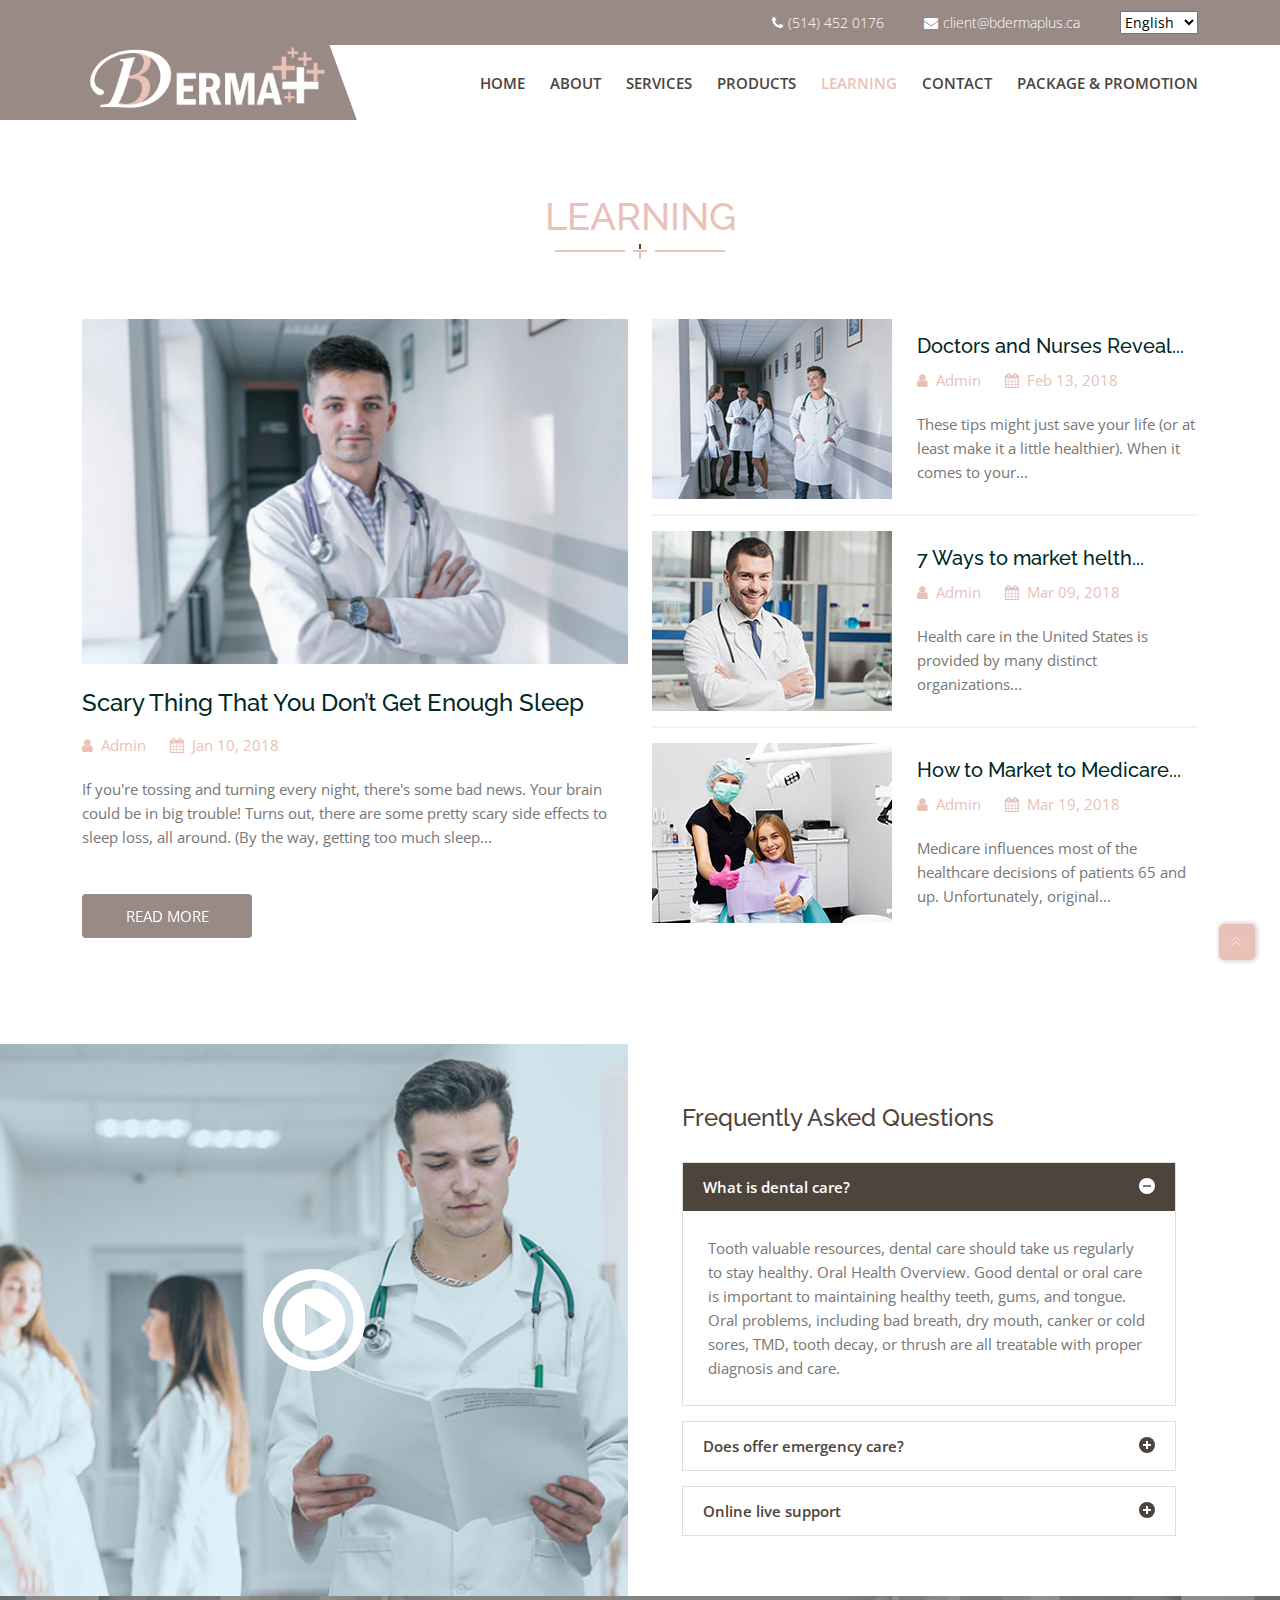
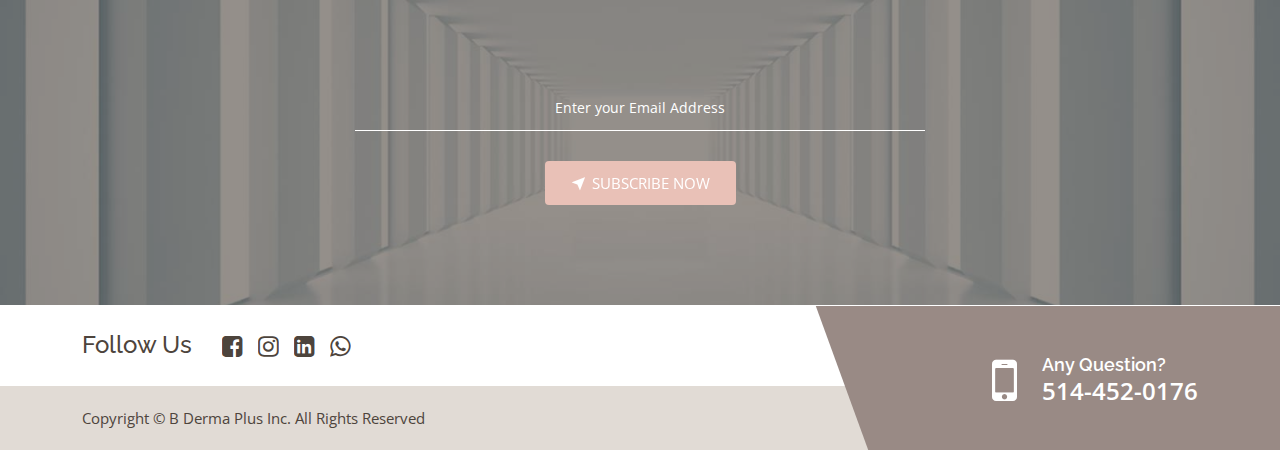
<file: learning-en.html>
<!DOCTYPE html>
<html>
    <head>
        <!-- Meta Tags -->
        <meta charset="utf-8" />
        <meta http-equiv="x-ua-compatible" content="ie=edge" />
        <meta name="viewport" content="width=device-width, initial-scale=1" />
        <meta name="author" content="B Derma Plus" />
        <meta name="description" content="Medical Esthetician, Skin Care" />
        <meta name="keywords" content="Medical Esthetician, Skin Care" />
        <!-- Page Title -->
        <title>
            BDermaPlus - Medical Esthetician - Skin Care - B Derma Plus
        </title>
        <!-- Favicon Icon -->
        <link rel="icon" href="assets/img/favicon.ico" />
        <!-- Stylesheets -->
        <link rel="stylesheet" type="text/css" href="assets/css/plugins.css" />
        <link rel="stylesheet" type="text/css" href="assets/css/style.css" />
    </head>

    <body>
        <!-- Start Site Header Wrap -->
        <header class="tm-header2">
            <div class="tm-site-header">
                <div class="tm-header-info-wrap">
                    <div class="container tm-header-info">
                        <a href="#"
                            ><i class="fa fa-phone"></i>(514) 452 0176</a
                        >
                        <a href="#"
                            ><i class="fa fa-envelope"></i
                            >client@bdermaplus.ca</a
                        >
                        <a>
                            <form action="" id="language-selector">
                                <select
                                    name="languages"
                                    id="languages"
                                    onchange="changeLanguage(this.value)"
                                >
                                    <option
                                        value="english"
                                        id="english"
                                        selected
                                    >
                                        English
                                    </option>
                                    <option value="french" id="french">
                                        Français
                                    </option>
                                </select>
                            </form></a
                        >
                    </div>
                </div>
                <div class="tm-header-menu">
                    <div class="container tm-header-menu-container">
                        <div class="tm-site-branding">
                            <!-- For Image Logo -->
                            <a href="index.html" class="tm-logo-link">
                                <img
                                    src="assets/img/logo-w.png"
                                    alt=""
                                    class="tm-logo"
                                />
                            </a>
                            <!-- For Site Title -->
                        </div>
                        <nav class="tm-primary-nav">
                            <ul class="tm-primary-nav-list">
                                <li class="menu-item">
                                    <a
                                        href="index-en.html"
                                        class="nav-link tm-smooth-move"
                                        >HOME</a
                                    >
                                </li>
                                <li class="menu-item">
                                    <a
                                        href="about-en.html"
                                        class="nav-link tm-smooth-move"
                                        >ABOUT</a
                                    >
                                </li>
                                <li class="menu-item">
                                    <a
                                        href="services-en.html"
                                        class="nav-link tm-smooth-move"
                                        >SERVICES</a
                                    >
                                </li>
                                <li class="menu-item">
                                    <a
                                        href="products-en.html"
                                        class="nav-link tm-smooth-move"
                                        >PRODUCTS</a
                                    >
                                </li>
                                <li
                                    class="menu-item menu-item-has-children active"
                                >
                                    <a
                                        href="learning-en.html"
                                        class="nav-link tm-smooth-move"
                                        >LEARNING</a
                                    >
                                    <ul>
                                        <li class="menu-item">
                                            <a href="#">LEARNING1</a>
                                        </li>
                                        <li class="menu-item">
                                            <a href="#">LEARNING2</a>
                                        </li>
                                        <li class="menu-item">
                                            <a href="#">LEARNING3</a>
                                        </li>
                                        <li class="menu-item">
                                            <a href="#">LEARNING4</a>
                                        </li>
                                        <li class="menu-item">
                                            <a href="#">LEARNING5</a>
                                        </li>
                                        <li class="menu-item">
                                            <a href="#">LEARNING6</a>
                                        </li>
                                    </ul>
                                </li>
                                <li class="menu-item">
                                    <a
                                        href="contact-en.html"
                                        class="nav-link tm-smooth-move"
                                        >CONTACT</a
                                    >
                                </li>
                                <li class="menu-item">
                                    <a
                                        href="package-promotion-en.html"
                                        class="nav-link tm-smooth-move"
                                        >PACKAGE & PROMOTION</a
                                    >
                                </li>
                            </ul>
                        </nav>
                    </div>
                    <!-- .tm-header-menu-container -->
                </div>
                <!-- .tm-header-menu -->
            </div>
            <!-- .tm-site-header -->
        </header>
        <!-- End Site Header Wrap -->

        <!-- Start Blog Section -->
        <section id="blog" class="start">
            <div class="empty-space col-md-b100 col-xs-b70"></div>
            <div class="tm-section-heading text-center">
                <h2>Learning</h2>
                <div class="tm-section-seperator"><span></span></div>
                <div class="empty-space col-md-b60 col-xs-b40"></div>
            </div>
            <div class="container">
                <div class="row">
                    <div class="col-xl-6">
                        <div class="tm-left-post">
                            <div class="tm-post tm-style1">
                                <div class="tm-post-thumb">
                                    <a href="#" class="tm-link-block">
                                        <img
                                            src="assets/img/blog-01.jpg"
                                            alt="blog-01"
                                        />
                                        <div class="tm-blog-hover">
                                            <span class="tm-blog-shap"></span>
                                            <i class="fa fa-link"></i>
                                        </div>
                                    </a>
                                </div>
                                <div class="empty-space col-xs-b25"></div>
                                <div class="tm-blog-body">
                                    <h2 class="tm-blog-heading">
                                        <a href="#" class="tm-link-block"
                                            >Scary Thing That You Don’t Get
                                            Enough Sleep</a
                                        >
                                    </h2>
                                    <div class="empty-space col-xs-b15"></div>
                                    <div class="tm-blog-meta">
                                        <span
                                            ><a href="#" class="bar-link"
                                                ><i class="fa fa-user"></i
                                                >Admin</a
                                            ></span
                                        >
                                        <span
                                            ><i class="fa fa-calendar"></i>Jan
                                            10, 2018</span
                                        >
                                    </div>
                                    <div class="empty-space col-xs-b20"></div>
                                    <div class="tm-blog-separator"></div>
                                    <div class="tm-entry-content">
                                        <p>
                                            If you're tossing and turning every
                                            night, there's some bad news. Your
                                            brain could be in big trouble! Turns
                                            out, there are some pretty scary
                                            side effects to sleep loss, all
                                            around. (By the way, getting too
                                            much sleep...
                                        </p>
                                        <div
                                            class="empty-space col-xs-b30"
                                        ></div>
                                        <a href="#" class="tm-btn1"
                                            >READ MORE</a
                                        >
                                    </div>
                                </div>
                            </div>
                            <!-- .tm-post -->
                        </div>
                        <!-- .tm-left-post -->
                        <div class="empty-space col-xs-b30"></div>
                    </div>
                    <!-- .col -->
                    <div class="col-xl-6">
                        <div class="tm-right-post">
                            <div class="tm-post tm-style2">
                                <div class="tm-post-thumb">
                                    <a href="#" class="tm-link-block">
                                        <img
                                            src="assets/img/blog-02.jpg"
                                            alt="blog-02"
                                        />
                                        <div class="tm-blog-hover small">
                                            <span class="tm-blog-shap"></span>
                                            <i class="fa fa-link"></i>
                                        </div>
                                    </a>
                                </div>
                                <div class="empty-space col-xs-b25"></div>
                                <div class="tm-blog-body">
                                    <h2 class="tm-blog-heading">
                                        <a href="#" class="tm-link-block"
                                            >Doctors and Nurses Reveal...</a
                                        >
                                    </h2>
                                    <div class="empty-space col-xs-b10"></div>
                                    <div class="tm-blog-meta">
                                        <span
                                            ><a href="#" class="bar-link"
                                                ><i class="fa fa-user"></i
                                                >Admin</a
                                            ></span
                                        >
                                        <span
                                            ><i class="fa fa-calendar"></i>Feb
                                            13, 2018</span
                                        >
                                    </div>
                                    <div class="empty-space col-xs-b20"></div>
                                    <div class="tm-blog-separator"></div>
                                    <div class="tm-entry-content">
                                        <p>
                                            These tips might just save your life
                                            (or at least make it a little
                                            healthier). When it comes to your...
                                        </p>
                                    </div>
                                </div>
                            </div>
                            <!-- .tm-post -->
                            <div class="tm-post tm-style2">
                                <div class="tm-post-thumb">
                                    <a href="#" class="tm-link-block">
                                        <img
                                            src="assets/img/blog-03.jpg"
                                            alt="blog-03"
                                        />
                                        <div class="tm-blog-hover small">
                                            <span class="tm-blog-shap"></span>
                                            <i class="fa fa-link"></i>
                                        </div>
                                    </a>
                                </div>
                                <div class="empty-space col-xs-b25"></div>
                                <div class="tm-blog-body">
                                    <h2 class="tm-blog-heading">
                                        <a href="#" class="tm-link-block"
                                            >7 Ways to market helth...</a
                                        >
                                    </h2>
                                    <div class="empty-space col-xs-b10"></div>
                                    <div class="tm-blog-meta">
                                        <span
                                            ><a href="#" class="bar-link"
                                                ><i class="fa fa-user"></i
                                                >Admin</a
                                            ></span
                                        >
                                        <span
                                            ><i class="fa fa-calendar"></i>Mar
                                            09, 2018</span
                                        >
                                    </div>
                                    <div class="empty-space col-xs-b20"></div>
                                    <div class="tm-blog-separator"></div>
                                    <div class="tm-entry-content">
                                        <p>
                                            Health care in the United States is
                                            provided by many distinct
                                            organizations...
                                        </p>
                                    </div>
                                </div>
                            </div>
                            <!-- .tm-post -->
                            <div class="tm-post tm-style2">
                                <div class="tm-post-thumb">
                                    <a href="#" class="tm-link-block">
                                        <img
                                            src="assets/img/blog-04.jpg"
                                            alt="blog-04"
                                        />
                                        <div class="tm-blog-hover small">
                                            <span class="tm-blog-shap"></span>
                                            <i class="fa fa-link"></i>
                                        </div>
                                    </a>
                                </div>
                                <div class="empty-space col-xs-b25"></div>
                                <div class="tm-blog-body">
                                    <h2 class="tm-blog-heading">
                                        <a href="#" class="tm-link-block"
                                            >How to Market to Medicare...</a
                                        >
                                    </h2>
                                    <div class="empty-space col-xs-b10"></div>
                                    <div class="tm-blog-meta">
                                        <span
                                            ><a href="#" class="bar-link"
                                                ><i class="fa fa-user"></i
                                                >Admin</a
                                            ></span
                                        >
                                        <span
                                            ><i class="fa fa-calendar"></i>Mar
                                            19, 2018</span
                                        >
                                    </div>
                                    <div class="empty-space col-xs-b20"></div>
                                    <div class="tm-blog-separator"></div>
                                    <div class="tm-entry-content">
                                        <p>
                                            Medicare influences most of the
                                            healthcare decisions of patients 65
                                            and up. Unfortunately, original...
                                        </p>
                                    </div>
                                </div>
                            </div>
                            <!-- .tm-post -->
                        </div>
                        <!-- .tm-right-post -->
                        <div class="empty-space col-xs-b30"></div>
                    </div>
                    <!-- .col -->
                </div>
            </div>
            <div class="empty-space col-md-b70 col-xs-b40"></div>
        </section>
        <!-- End Blog Section -->

        <!-- Start FAQ Section -->
        <section class="tm-gray-bg tm-overflow-hide">
            <div class="row">
                <div class="col-lg-6">
                    <!-- For Vimeo Video -->
                    <div class="tm-about-video">
                        <img src="assets/img/video-bg.jpg" alt="" />
                        <div
                            class="tm-video-button"
                            data-video-id="63636954"
                            data-channel="vimeo"
                        >
                            <i class="icofont icofont-play-alt-3"></i>
                            <span class="tm-video-animaiton"
                                ><span></span
                            ></span>
                        </div>
                    </div>
                    <!-- For Youtube Video -->
                    <!-- <div class="tm-about-video tm-video-button" data-video-id='nImFZRtGeAQ'>
                    <img src="assets/img/tm-about-video-bg.jpg" alt="">
                    <i class="video-icon"></i>
                </div> -->
                </div>
                <!-- .col -->
                <div class="col-lg-6">
                    <div class="empty-space col-md-b60 col-xs-b65"></div>
                    <div class="accordian-wrapper">
                        <h2 class="accordian-heading">
                            Frequently Asked Questions
                        </h2>
                        <div class="accordian">
                            <div class="single-accordian">
                                <h3 class="accordian-head">
                                    What is dental care?
                                </h3>
                                <div class="accordian-body">
                                    Tooth valuable resources, dental care should
                                    take us regularly to stay healthy. Oral
                                    Health Overview. Good dental or oral care is
                                    important to maintaining healthy teeth,
                                    gums, and tongue. Oral problems, including
                                    bad breath, dry mouth, canker or cold sores,
                                    TMD, tooth decay, or thrush are all
                                    treatable with proper diagnosis and care.
                                </div>
                            </div>
                            <!-- .single-accordian -->
                            <div class="single-accordian">
                                <h3 class="accordian-head">
                                    Does offer emergency care?
                                </h3>
                                <div class="accordian-body">
                                    Urgent care centers are a relatively new
                                    addition to the healthcare industry that
                                    have helped to benefit both community
                                    medical services and patients. As a fast,
                                    affordable alternative to emergency room
                                    care for patients with non-life-threatening
                                    conditions, urgent care medical clinics
                                    offer people a convenient treatment option.
                                </div>
                            </div>
                            <!-- .single-accordian -->
                            <div class="single-accordian">
                                <h3 class="accordian-head">
                                    Online live support
                                </h3>
                                <div class="accordian-body">
                                    Neurology is a branch of medical science
                                    that is concerned with disorders and
                                    diseases of the nervous system. The term
                                    neurology comes from a combination of two
                                    words - "neuron" meaning nerve and "logia"
                                    meaning "the study of".There are around a
                                    hundred billion neurons in the brain,
                                    capable of generating their own impulses and
                                    of receiving and transmitting impulses from
                                    neighboring cells.
                                </div>
                            </div>
                            <!-- .single-accordian -->
                        </div>
                    </div>
                    <div class="empty-space col-md-b60 col-xs-b70"></div>
                </div>
                <!-- .col -->
            </div>
        </section>
        <!-- End FAQ Section -->

        <!-- Start News Letter Section -->
        <div class="tm-newsletter tm-bg">
            <div class="tm-nl-overlay"></div>
            <div class="empty-space col-md-b100 col-xs-b70"></div>
            <div class="container">
                <form
                    class="mailchimp"
                    action="https://storerepublic.us12.list-manage.com/subscribe/post?u=d227d8d335060b093084903d0&amp;id=9ba078ceb0"
                >
                    <div class="tm-form-field">
                        <input
                            type="email"
                            name="subscribe"
                            id="subscriber-email"
                            placeholder="Enter your Email Address"
                        />
                        <span class="bar"></span>
                    </div>
                    <button
                        type="submit"
                        id="subscribe-button"
                        class="tm-btn1 tm-reverse"
                    >
                        <span
                            ><i class="icofont icofont-location-arrow"></i
                            >SUBSCRIBE NOW</span
                        >
                    </button>
                    <!-- SUBSCRIPTION SUCCESSFUL OR ERROR MESSAGES -->
                    <h5 class="subscription-success">.</h5>
                    <h5 class="subscription-error">.</h5>
                    <label
                        class="subscription-label"
                        for="subscriber-email"
                    ></label>
                </form>
            </div>
            <div class="empty-space col-md-b100 col-xs-b70"></div>
        </div>
        <!-- End News Letter Section -->

        <!-- Start Footer -->
        <footer class="tm-overflow-hidden">
            <div class="tm-gray-bg">
                <div class="container">
                    <div class="row">
                        <div class="col-lg-8">
                            <div class="tm-footer-social">
                                <h2>Follow Us</h2>
                                <div class="tm-footer-social-list">
                                    <a href="#" class="tm-social-btn blue">
                                        <i class="fa fa-facebook-square"></i>
                                        <i class="fa fa-facebook-square"></i>
                                    </a>
                                    <a href="#" class="tm-social-btn blue">
                                        <i class="fa fa-instagram"></i>
                                        <i class="fa fa-instagram"></i>
                                    </a>
                                    <a href="#" class="tm-social-btn blue">
                                        <i class="fa fa-linkedin-square"></i>
                                        <i class="fa fa-linkedin-square"></i>
                                    </a>
                                    <a href="#" class="tm-social-btn blue">
                                        <i class="fa fa-whatsapp"></i>
                                        <i class="fa fa-whatsapp"></i>
                                    </a>
                                </div>
                            </div>
                        </div>
                        <!-- .col -->
                    </div>
                </div>
            </div>
            <div class="tm-site-footer">
                <div class="container">
                    <!-- row-md-reverce -->
                    <div class="row row-sm-reverce">
                        <div class="col-md-7 col-lg-8">
                            <p class="tm-copyright">
                                Copyright © B Derma Plus Inc. All Rights
                                Reserved
                            </p>
                        </div>
                        <!-- .col -->
                        <div class="col-md-5 col-lg-4">
                            <div class="tm-footer-hotline">
                                <div class="tm-footer-hotline-in">
                                    <div class="tm-phone-icon">
                                        <i class="fa fa-mobile"></i>
                                    </div>
                                    <h3>Any Question?</h3>
                                    <p>514-452-0176</p>
                                </div>
                            </div>
                        </div>
                        <!-- .col -->
                    </div>
                </div>
            </div>
        </footer>
        <!-- End Footer -->

        <!-- Scroll Up -->
        <div id="scrollup"></div>

        <!-- Scripts -->
        <script src="assets/js/vendor/modernizr-3.5.0.min.js"></script>
        <script src="assets/js/vendor/jquery-1.12.4.min.js"></script>
        <script src="assets/js/plugins.js"></script>
        <script src="assets/js/main.js"></script>
        <script defer>
            //TODO: adding the localstorage for language
            const changeLanguage = (selected) => {
                if (selected === "english") {
                    location.href = "http://bdermaplus.ca/learning-en.html";
                }
                if (selected === "french") {
                    location.href = "http://bdermaplus.ca/learning.html";
                }
            };
        </script>
    </body>
</html>
</file>
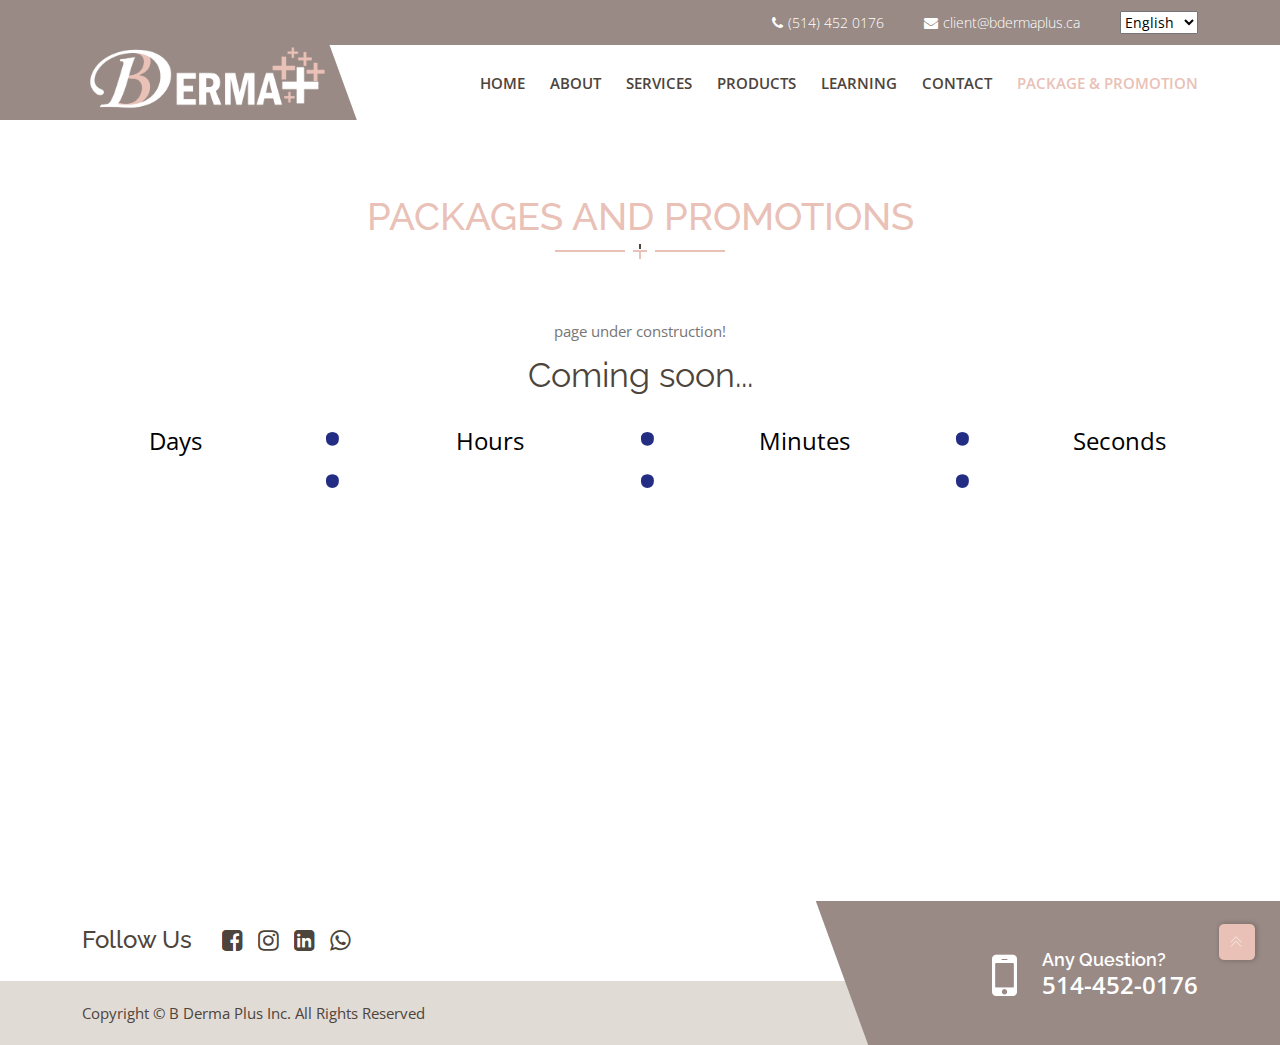
<file: package-promotion-en.html>
<!DOCTYPE html>
<html>
    <head>
        <!-- Meta Tags -->
        <meta charset="utf-8" />
        <meta http-equiv="x-ua-compatible" content="ie=edge" />
        <meta name="viewport" content="width=device-width, initial-scale=1" />
        <meta name="author" content="B Derma Plus" />
        <meta name="description" content="Medical Esthetician, Skin Care" />
        <meta name="keywords" content="Medical Esthetician, Skin Care" />
        <!-- Page Title -->
        <title>
            BDermaPlus - Medical Esthetician - Skin Care - B Derma Plus
        </title>
        <!-- Favicon Icon -->
        <link rel="icon" href="assets/img/favicon.ico" />
        <!-- Stylesheets -->
        <link rel="stylesheet" type="text/css" href="assets/css/plugins.css" />
        <link rel="stylesheet" type="text/css" href="assets/css/style.css" />
    </head>

    <body>
        <!-- Start Site Header Wrap -->
        <header class="tm-header2">
            <div class="tm-site-header">
                <div class="tm-header-info-wrap">
                    <div class="container tm-header-info">
                        <a href="#"
                            ><i class="fa fa-phone"></i>(514) 452 0176</a
                        >
                        <a href="#"
                            ><i class="fa fa-envelope"></i
                            >client@bdermaplus.ca</a
                        >
                        <a>
                            <form action="" id="language-selector">
                                <select
                                    name="languages"
                                    id="languages"
                                    onchange="changeLanguage(this.value)"
                                >
                                    <option
                                        value="english"
                                        id="english"
                                        selected
                                    >
                                        English
                                    </option>
                                    <option value="french" id="french">
                                        Français
                                    </option>
                                </select>
                            </form></a
                        >
                    </div>
                </div>
                <div class="tm-header-menu">
                    <div class="container tm-header-menu-container">
                        <div class="tm-site-branding">
                            <!-- For Image Logo -->
                            <a href="index.html" class="tm-logo-link">
                                <img
                                    src="assets/img/logo-w.png"
                                    alt=""
                                    class="tm-logo"
                                />
                            </a>
                            <!-- For Site Title -->
                        </div>
                        <nav class="tm-primary-nav">
                            <ul class="tm-primary-nav-list">
                                <li class="menu-item">
                                    <a
                                        href="index-en.html"
                                        class="nav-link tm-smooth-move"
                                        >HOME</a
                                    >
                                </li>
                                <li class="menu-item">
                                    <a
                                        href="about-en.html"
                                        class="nav-link tm-smooth-move"
                                        >ABOUT</a
                                    >
                                </li>
                                <li class="menu-item">
                                    <a
                                        href="services-en.html"
                                        class="nav-link tm-smooth-move"
                                        >SERVICES</a
                                    >
                                </li>
                                <li class="menu-item">
                                    <a
                                        href="products-en.html"
                                        class="nav-link tm-smooth-move"
                                        >PRODUCTS</a
                                    >
                                </li>
                                <li class="menu-item menu-item-has-children">
                                    <a
                                        href="learning-en.html"
                                        class="nav-link tm-smooth-move"
                                        >LEARNING</a
                                    >
                                    <ul>
                                        <li class="menu-item">
                                            <a href="#">LEARNING1</a>
                                        </li>
                                        <li class="menu-item">
                                            <a href="#">LEARNING2</a>
                                        </li>
                                        <li class="menu-item">
                                            <a href="#">LEARNING3</a>
                                        </li>
                                        <li class="menu-item">
                                            <a href="#">LEARNING4</a>
                                        </li>
                                        <li class="menu-item">
                                            <a href="#">LEARNING5</a>
                                        </li>
                                        <li class="menu-item">
                                            <a href="#">LEARNING6</a>
                                        </li>
                                    </ul>
                                </li>
                                <li class="menu-item">
                                    <a
                                        href="contact-en.html"
                                        class="nav-link tm-smooth-move"
                                        >CONTACT</a
                                    >
                                </li>
                                <li class="menu-item">
                                    <a
                                        href="package-promotion-en.html"
                                        class="nav-link tm-smooth-move active"
                                        >PACKAGE & PROMOTION</a
                                    >
                                </li>
                            </ul>
                        </nav>
                    </div>
                    <!-- .tm-header-menu-container -->
                </div>
                <!-- .tm-header-menu -->
            </div>
            <!-- .tm-site-header -->
        </header>
        <!-- End Site Header Wrap -->

        <section class="coming-soon start">
            <div class="empty-space col-md-b100 col-xs-b70"></div>
            <div class="tm-section-heading text-center">
                <h2>Packages and Promotions</h2>
                <div class="tm-section-seperator"><span></span></div>
                <div class="empty-space col-md-b60 col-xs-b40"></div>
            </div>
            <div class="container">
                <div class="row">
                    <div class="col-lg-12 text-center">
                        <div class="cs-content">
                            <p>page under construction!</p>
                            <h2>Coming soon...</h2>
                            <ul
                                class="ot-countdown unstyle"
                                data-zone="0"
                                data-date="01/08/2023"
                                data-day="Day"
                                data-days="Days"
                                data-hour="Hour"
                                data-hours="Hours"
                                data-min="Minute"
                                data-mins="Minutes"
                                data-second="Second"
                                data-seconds="Seconds"
                                id="rev_slider_1"
                            >
                                <li>
                                    <span id="t_days"></span>
                                    <p>Days</p>
                                </li>
                                <li class="seperator">:</li>
                                <li>
                                    <span class="hours" id="t_hours"></span>
                                    <p class="hours_text">Hours</p>
                                </li>
                                <li class="seperator">:</li>
                                <li>
                                    <span class="minutes" id="t_minutes"></span>
                                    <p class="minutes_text">Minutes</p>
                                </li>
                                <li class="seperator">:</li>
                                <li>
                                    <span class="seconds" id="t_seconds"></span>
                                    <p class="seconds_text">Seconds</p>
                                </li>
                            </ul>
                        </div>
                    </div>
                </div>
            </div>
        </section>

        <!-- Start Footer -->
        <footer class="tm-overflow-hidden">
            <div class="tm-gray-bg">
                <div class="container">
                    <div class="row">
                        <div class="col-lg-8">
                            <div class="tm-footer-social">
                                <h2>Follow Us</h2>
                                <div class="tm-footer-social-list">
                                    <a href="#" class="tm-social-btn blue">
                                        <i class="fa fa-facebook-square"></i>
                                        <i class="fa fa-facebook-square"></i>
                                    </a>
                                    <a href="#" class="tm-social-btn blue">
                                        <i class="fa fa-instagram"></i>
                                        <i class="fa fa-instagram"></i>
                                    </a>
                                    <a href="#" class="tm-social-btn blue">
                                        <i class="fa fa-linkedin-square"></i>
                                        <i class="fa fa-linkedin-square"></i>
                                    </a>
                                    <a href="#" class="tm-social-btn blue">
                                        <i class="fa fa-whatsapp"></i>
                                        <i class="fa fa-whatsapp"></i>
                                    </a>
                                </div>
                            </div>
                        </div>
                        <!-- .col -->
                    </div>
                </div>
            </div>
            <div class="tm-site-footer">
                <div class="container">
                    <!-- row-md-reverce -->
                    <div class="row row-sm-reverce">
                        <div class="col-md-7 col-lg-8">
                            <p class="tm-copyright">
                                Copyright © B Derma Plus Inc. All Rights
                                Reserved
                            </p>
                        </div>
                        <!-- .col -->
                        <div class="col-md-5 col-lg-4">
                            <div class="tm-footer-hotline">
                                <div class="tm-footer-hotline-in">
                                    <div class="tm-phone-icon">
                                        <i class="fa fa-mobile"></i>
                                    </div>
                                    <h3>Any Question?</h3>
                                    <p>514-452-0176</p>
                                </div>
                            </div>
                        </div>
                        <!-- .col -->
                    </div>
                </div>
            </div>
        </footer>
        <!-- End Footer -->

        <!-- Scroll Up -->
        <div id="scrollup"></div>

        <!-- Scripts -->
        <script src="assets/js/vendor/modernizr-3.5.0.min.js"></script>
        <script src="assets/js/vendor/jquery-1.12.4.min.js"></script>
        <script src="assets/js/plugins.js"></script>
        <script src="assets/js/main.js"></script>
        <script defer>
            let countDownDate = new Date("Aug 1, 2023 23:59:59").getTime();
            const simpleCountDown = setInterval(function () {
                let now = new Date().getTime();
                let distance = countDownDate - now;
                let days = Math.floor(distance / (1000 * 60 * 60 * 24));
                let hours = Math.floor(
                    (distance % (1000 * 60 * 60 * 24)) / (1000 * 60 * 60)
                );
                let minutes = Math.floor(
                    (distance % (1000 * 60 * 60)) / (1000 * 60)
                );
                let seconds = Math.floor((distance % (1000 * 60)) / 1000);
                document.getElementById("t_days").innerHTML = days;
                document.getElementById("t_hours").innerHTML = hours;
                document.getElementById("t_minutes").innerHTML = minutes;
                document.getElementById("t_seconds").innerHTML = seconds;

                if (distance < 0) {
                    clearInterval(simpleCountDown);
                }
            }, 1000);

            //TODO: adding the localstorage for language
            const changeLanguage = (selected) => {
                if (selected === "english") {
                    location.href =
                        "http://bdermaplus.ca/package-promotion-en.html";
                }
                if (selected === "french") {
                    location.href =
                        "http://bdermaplus.ca/package-promotion.html";
                }
            };
        </script>
    </body>
</html>
</file>
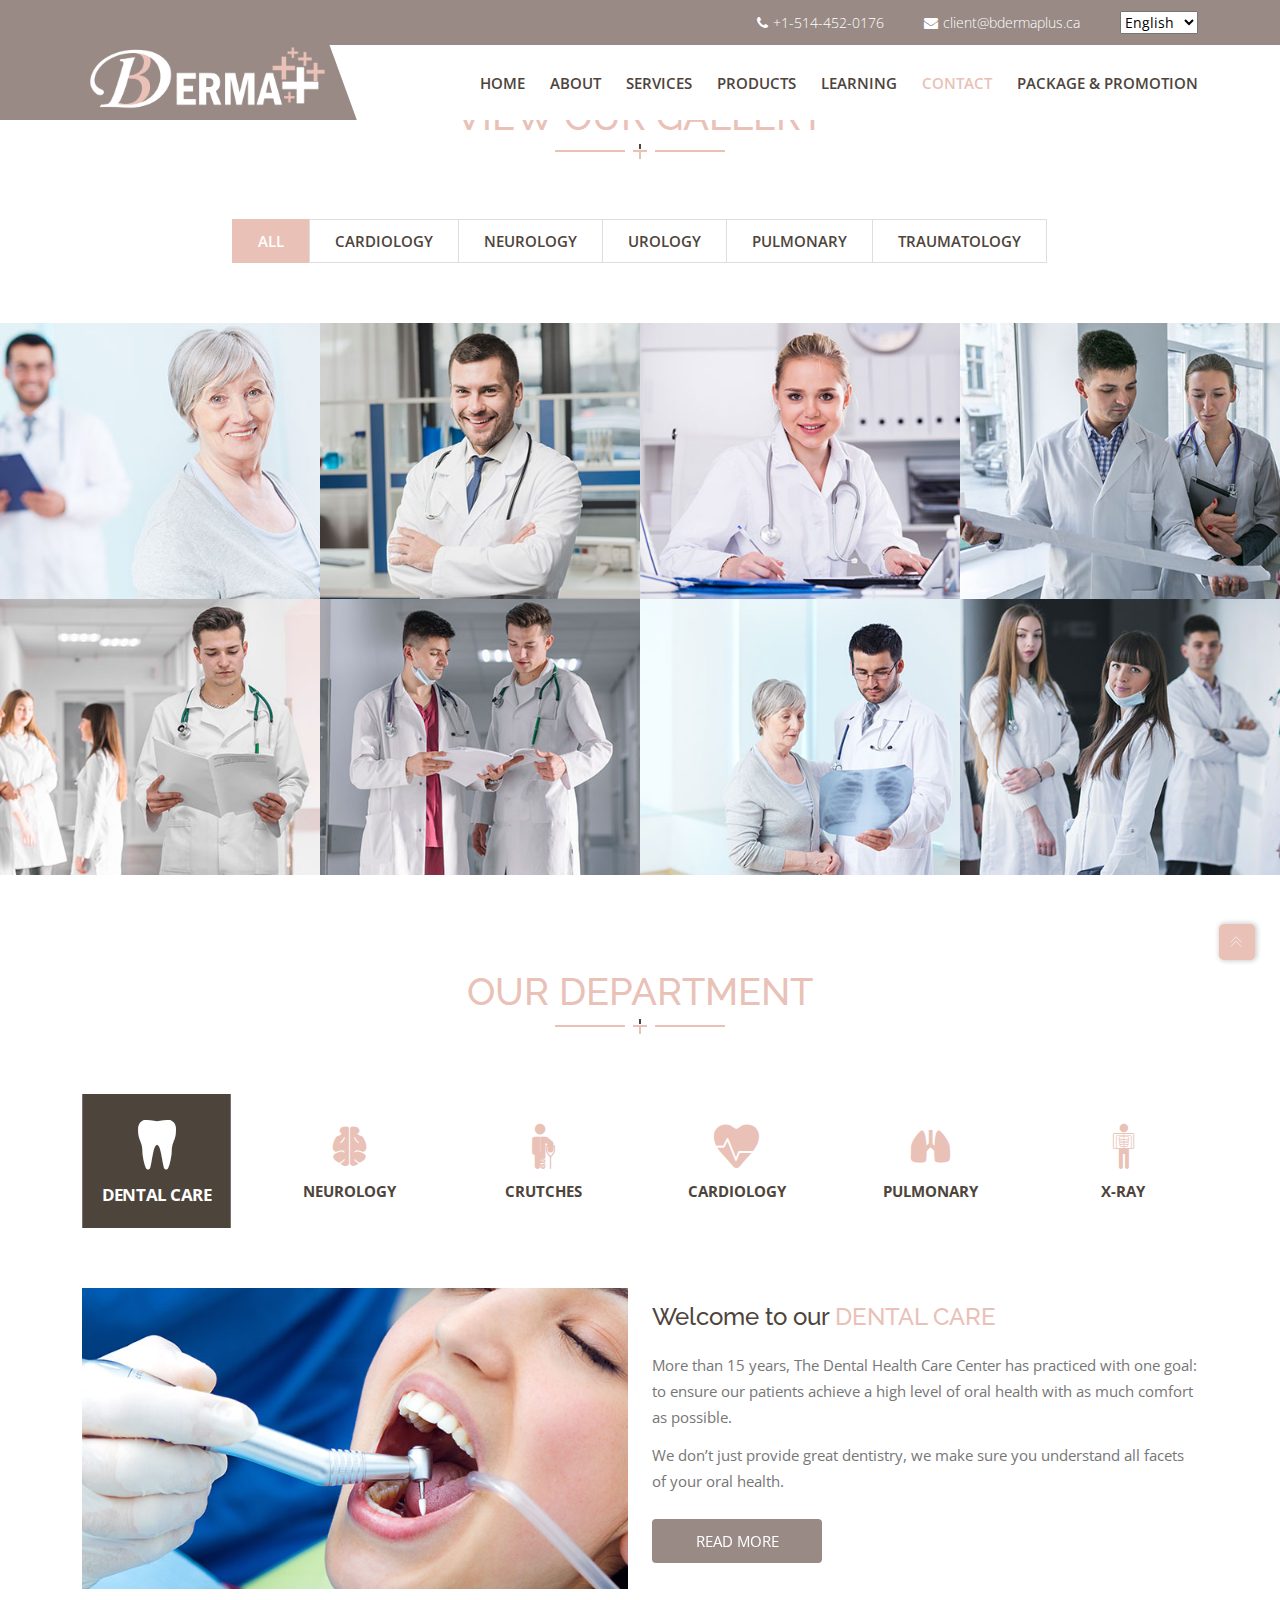
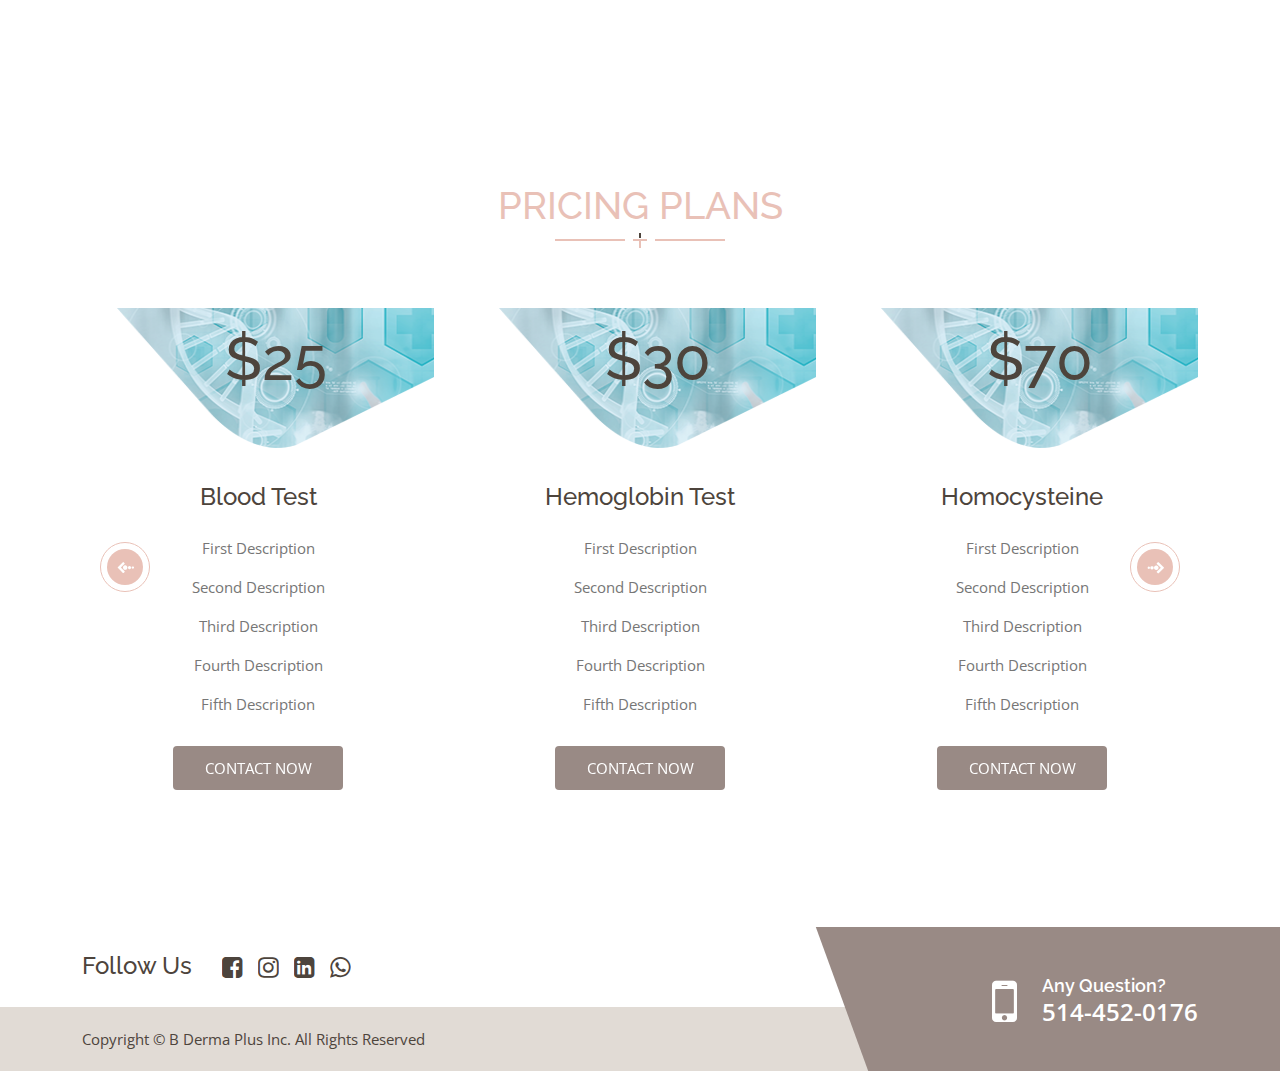
<file: product-en.html>
<!DOCTYPE html>
<html>
    <head>
        <!-- Meta Tags -->
        <meta charset="utf-8" />
        <meta http-equiv="x-ua-compatible" content="ie=edge" />
        <meta name="viewport" content="width=device-width, initial-scale=1" />
        <meta name="author" content="B Derma Plus" />
        <meta name="description" content="Medical Esthetician, Skin Care" />
        <!--TODO: add all services
    <meta name="keywords" content="Medical Esthetician, Skin Care, ..............">-->
        <!-- Page Title -->
        <title>
            BDermaPlus - Medical Esthetician - Skin Care - B Derma Plus
        </title>
        <!-- Favicon Icon -->
        <link rel="icon" href="assets/img/favicon.ico" />
        <!-- Stylesheets -->
        <link rel="stylesheet" type="text/css" href="assets/css/plugins.css" />
        <link rel="stylesheet" type="text/css" href="assets/css/style.css" />
    </head>

    <body>
        <!-- Start Site Header Wrap -->
        <header class="tm-header2">
            <div class="tm-site-header">
                <div class="tm-header-info-wrap">
                    <div class="container tm-header-info">
                        <a href="#"
                            ><i class="fa fa-phone"></i>+1-514-452-0176</a
                        >
                        <a href="#"
                            ><i class="fa fa-envelope"></i
                            >client@bdermaplus.ca</a
                        >
                        <a>
                            <form action="" id="language-selector">
                                <select
                                    name="languages"
                                    id="languages"
                                    onchange="changeLanguage(this.value)"
                                >
                                    <option
                                        value="english"
                                        id="english"
                                        selected
                                    >
                                        English
                                    </option>
                                    <option value="french" id="french">
                                        Français
                                    </option>
                                </select>
                            </form></a
                        >
                    </div>
                </div>
                <div class="tm-header-menu">
                    <div class="container tm-header-menu-container">
                        <div class="tm-site-branding">
                            <!-- For Image Logo -->
                            <a href="index.html" class="tm-logo-link">
                                <img
                                    src="assets/img/logo-w.png"
                                    alt=""
                                    class="tm-logo"
                                />
                            </a>
                            <!-- For Site Title -->
                        </div>
                        <nav class="tm-primary-nav">
                            <ul class="tm-primary-nav-list">
                                <li class="menu-item">
                                    <a
                                        href="index-en.html"
                                        class="nav-link tm-smooth-move"
                                        >HOME</a
                                    >
                                </li>
                                <li class="menu-item">
                                    <a
                                        href="about-en.html"
                                        class="nav-link tm-smooth-move"
                                        >ABOUT</a
                                    >
                                </li>
                                <li class="menu-item">
                                    <a
                                        href="services-en.html"
                                        class="nav-link tm-smooth-move"
                                        >SERVICES</a
                                    >
                                </li>
                                <li class="menu-item">
                                    <a
                                        href="products-en.html"
                                        class="nav-link tm-smooth-move"
                                        >PRODUCTS</a
                                    >
                                </li>
                                <li class="menu-item menu-item-has-children">
                                    <a
                                        href="learning-en.html"
                                        class="nav-link tm-smooth-move"
                                        >LEARNING</a
                                    >
                                    <ul>
                                        <li class="menu-item">
                                            <a href="#">LEARNING1</a>
                                        </li>
                                        <li class="menu-item">
                                            <a href="#">LEARNING2</a>
                                        </li>
                                        <li class="menu-item">
                                            <a href="#">LEARNING3</a>
                                        </li>
                                        <li class="menu-item">
                                            <a href="#">LEARNING4</a>
                                        </li>
                                        <li class="menu-item">
                                            <a href="#">LEARNING5</a>
                                        </li>
                                        <li class="menu-item">
                                            <a href="#">LEARNING6</a>
                                        </li>
                                    </ul>
                                </li>
                                <li class="menu-item active">
                                    <a
                                        href="contact-en.html"
                                        class="nav-link tm-smooth-move"
                                        >CONTACT</a
                                    >
                                </li>
                                <li class="menu-item">
                                    <a
                                        href="package-promotion-en.html"
                                        class="nav-link tm-smooth-move"
                                        >PACKAGE & PROMOTION</a
                                    >
                                </li>
                            </ul>
                        </nav>
                    </div>
                    <!-- .tm-header-menu-container -->
                </div>
                <!-- .tm-header-menu -->
            </div>
            <!-- .tm-site-header -->
        </header>
        <!-- End Site Header Wrap -->

        <!-- Start Gallery Section -->
        <section id="gallery">
            <div class="empty-space col-md-b100 col-xs-b70"></div>
            <div class="tm-section-heading text-center">
                <h2>View our Gallery</h2>
                <div class="tm-section-seperator"><span></span></div>
                <div class="empty-space col-md-b60 col-xs-b40"></div>
            </div>
            <div class="tm-portfolio-filter text-center">
                <ul>
                    <li class="active"><a href="#" data-filter="*">ALL</a></li>
                    <li>
                        <a href="#" data-filter=".cardiology">CARDIOLOGY</a>
                    </li>
                    <li><a href="#" data-filter=".neurology">NEUROLOGY</a></li>
                    <li><a href="#" data-filter=".urology">UROLOGY</a></li>
                    <li><a href="#" data-filter=".pulmonary">PULMONARY</a></li>
                    <li>
                        <a href="#" data-filter=".traumatology">TRAUMATOLOGY</a>
                    </li>
                </ul>
            </div>
            <!-- .tm-portfolio-filter-area -->
            <div class="tm-portfolio zoom-gallery tm-gutter-less">
                <div class="tm-grid-sizer"></div>
                <div class="tm-portfolio-item neurology">
                    <a href="assets/img/portfolio-01-lg.jpg" class="item-inner">
                        <img
                            src="assets/img/portfolio-01.jpg"
                            alt="portfolio-01"
                        />
                        <div class="tm-zoom-btn"></div>
                        <i class="tm-zoom-icon icofont icofont-drag1"></i>
                    </a>
                </div>
                <!-- .tm-portfolio-item -->
                <div class="tm-portfolio-item urology traumatology">
                    <a href="assets/img/portfolio-02-lg.jpg" class="item-inner">
                        <img
                            src="assets/img/portfolio-02.jpg"
                            alt="portfolio-02"
                        />
                        <div class="tm-zoom-btn"></div>
                        <i class="tm-zoom-icon icofont icofont-drag1"></i>
                    </a>
                </div>
                <!-- .tm-portfolio-item -->
                <div class="tm-portfolio-item cardiology pulmonary">
                    <a href="assets/img/portfolio-03-lg.jpg" class="item-inner">
                        <img
                            src="assets/img/portfolio-03.jpg"
                            alt="portfolio-03"
                        />
                        <div class="tm-zoom-btn"></div>
                        <i class="tm-zoom-icon icofont icofont-drag1"></i>
                    </a>
                </div>
                <!-- .tm-portfolio-item -->
                <div class="tm-portfolio-item neurology traumatology">
                    <a href="assets/img/portfolio-04-lg.jpg" class="item-inner">
                        <img
                            src="assets/img/portfolio-04.jpg"
                            alt="portfolio-04"
                        />
                        <div class="tm-zoom-btn"></div>
                        <i class="tm-zoom-icon icofont icofont-drag1"></i>
                    </a>
                </div>
                <!-- .tm-portfolio-item -->
                <div class="tm-portfolio-item urology">
                    <a href="assets/img/portfolio-05-lg.jpg" class="item-inner">
                        <img
                            src="assets/img/portfolio-05.jpg"
                            alt="portfolio-05"
                        />
                        <div class="tm-zoom-btn"></div>
                        <i class="tm-zoom-icon icofont icofont-drag1"></i>
                    </a>
                </div>
                <!-- .tm-portfolio-item -->
                <div class="tm-portfolio-item cardiology neurology pulmonary">
                    <a href="assets/img/portfolio-06-lg.jpg" class="item-inner">
                        <img
                            src="assets/img/portfolio-06.jpg"
                            alt="portfolio-06"
                        />
                        <div class="tm-zoom-btn"></div>
                        <i class="tm-zoom-icon icofont icofont-drag1"></i>
                    </a>
                </div>
                <!-- .tm-portfolio-item -->
                <div class="tm-portfolio-item urology pulmonary">
                    <a href="assets/img/portfolio-07-lg.jpg" class="item-inner">
                        <img
                            src="assets/img/portfolio-07.jpg"
                            alt="portfolio-07"
                        />
                        <div class="tm-zoom-btn"></div>
                        <i class="tm-zoom-icon icofont icofont-drag1"></i>
                    </a>
                </div>
                <!-- .tm-portfolio-item -->
                <div class="tm-portfolio-item cardiology traumatology">
                    <a href="assets/img/portfolio-08-lg.jpg" class="item-inner">
                        <img
                            src="assets/img/portfolio-08.jpg"
                            alt="portfolio-08"
                        />
                        <div class="tm-zoom-btn"></div>
                        <i class="tm-zoom-icon icofont icofont-drag1"></i>
                    </a>
                </div>
                <!-- .tm-portfolio-item -->
            </div>
            <!-- .portfolio -->
        </section>
        <!-- End Gallery Section -->

        <!-- Start Department Section -->
        <section class="tm-gray-bg" id="department">
            <div class="empty-space col-md-b100 col-xs-b70"></div>
            <div class="tm-section-heading text-center">
                <h2>Our Department</h2>
                <div class="tm-section-seperator"><span></span></div>
                <div class="empty-space col-md-b60 col-xs-b40"></div>
            </div>
            <div class="container">
                <div class="tm-tab-wrap">
                    <div class="tm-tabs-wrap">
                        <ul class="tabs">
                            <li>
                                <i class="icofont icofont-tooth"></i>DENTAL CARE
                            </li>
                            <li>
                                <i class="icofont icofont-brain"></i>NEUROLOGY
                            </li>
                            <li>
                                <i class="icofont icofont-crutches"></i>CRUTCHES
                            </li>
                            <li>
                                <i class="icofont icofont-pulse"></i>CARDIOLOGY
                            </li>
                            <li>
                                <i class="icofont icofont-lungs"></i>PULMONARY
                            </li>
                            <li><i class="icofont icofont-xray"></i>X-RAY</li>
                        </ul>
                        <!-- .tabs -->
                    </div>
                    <div class="empty-space col-md-b60 col-xs-b40"></div>
                    <div class="tm-tab-content">
                        <div class="tm-tabs-item">
                            <div class="row">
                                <div class="col-lg-6">
                                    <div class="tm-dept-img">
                                        <img
                                            src="assets/img/1.dental.jpg"
                                            alt=""
                                        />
                                    </div>
                                </div>
                                <!-- .col -->
                                <div class="col-lg-6">
                                    <div class="tm-dept-details-wrap">
                                        <div class="tm-about tm-gray-bg">
                                            <h3 class="tm-about-title">
                                                Welcome to our
                                                <span>DENTAL CARE</span>
                                            </h3>
                                            <div class="tm-about-text">
                                                <p>
                                                    More than 15 years, The
                                                    Dental Health Care Center
                                                    has practiced with one goal:
                                                    to ensure our patients
                                                    achieve a high level of oral
                                                    health with as much comfort
                                                    as possible.
                                                </p>
                                                <p>
                                                    We don’t just provide great
                                                    dentistry, we make sure you
                                                    understand all facets of
                                                    your oral health.
                                                </p>
                                            </div>
                                            <div
                                                class="empty-space col-xs-b25"
                                            ></div>
                                            <div class="tm-about-btn">
                                                <a href="#" class="tm-btn1"
                                                    >READ MORE</a
                                                >
                                            </div>
                                        </div>
                                    </div>
                                </div>
                                <!-- .col -->
                            </div>
                        </div>
                        <!-- .tabs_item -->
                        <div class="tm-tabs-item">
                            <div class="row">
                                <div class="col-lg-6">
                                    <div class="tm-dept-img">
                                        <img
                                            src="assets/img/2.neurology.jpg"
                                            alt=""
                                        />
                                    </div>
                                </div>
                                <!-- .col -->
                                <div class="col-lg-6">
                                    <div class="tm-dept-details-wrap">
                                        <div class="tm-about tm-gray-bg">
                                            <h3 class="tm-about-title">
                                                Welcome to our
                                                <span>NEUROLOGY</span>
                                            </h3>
                                            <div class="tm-about-text">
                                                <p>
                                                    Our Neurology deparment of
                                                    Trustlife Hospital serves as
                                                    the receiving point for the
                                                    most seriously injured
                                                    people from across the
                                                    country and treats patients
                                                    with brain and spine.
                                                </p>
                                                <p>
                                                    In addition to being a
                                                    centre of excellence, the
                                                    Neurology deparment aims to
                                                    be an asset to national and
                                                    international communities.
                                                </p>
                                            </div>
                                            <div
                                                class="empty-space col-xs-b25"
                                            ></div>
                                            <div class="tm-about-btn">
                                                <a href="#" class="tm-btn1"
                                                    >READ MORE</a
                                                >
                                            </div>
                                        </div>
                                    </div>
                                </div>
                                <!-- .col -->
                            </div>
                        </div>
                        <!-- .tabs_item -->
                        <div class="tm-tabs-item">
                            <div class="row">
                                <div class="col-lg-6">
                                    <div class="tm-dept-img">
                                        <img
                                            src="assets/img/3.crutches.jpg"
                                            alt=""
                                        />
                                    </div>
                                </div>
                                <!-- .col -->
                                <div class="col-lg-6">
                                    <div class="tm-dept-details-wrap">
                                        <div class="tm-about tm-gray-bg">
                                            <h3 class="tm-about-title">
                                                Welcome to our
                                                <span>CRUTCHES</span>
                                            </h3>
                                            <div class="tm-about-text">
                                                <p>
                                                    It is important to start
                                                    walking as soon as you can
                                                    after your surgery. But you
                                                    will need support for
                                                    walking while your leg
                                                    heals. Trustlife may be a
                                                    good choice after a leg
                                                    injury or surgery if you
                                                    only need a little help with
                                                    balance and stability.
                                                </p>
                                                <p>
                                                    Crutches are also useful
                                                    when your leg is only a
                                                    little weak or painful.
                                                </p>
                                            </div>
                                            <div
                                                class="empty-space col-xs-b25"
                                            ></div>
                                            <div class="tm-about-btn">
                                                <a href="#" class="tm-btn1"
                                                    >READ MORE</a
                                                >
                                            </div>
                                        </div>
                                    </div>
                                </div>
                                <!-- .col -->
                            </div>
                        </div>
                        <!-- .tabs_item -->
                        <div class="tm-tabs-item">
                            <div class="row">
                                <div class="col-lg-6">
                                    <div class="tm-dept-img">
                                        <img
                                            src="assets/img/4.cardiology.jpg"
                                            alt=""
                                        />
                                    </div>
                                </div>
                                <!-- .col -->
                                <div class="col-lg-6">
                                    <div class="tm-dept-details-wrap">
                                        <div class="tm-about tm-gray-bg">
                                            <h3 class="tm-about-title">
                                                Welcome to our
                                                <span>CARDIOLOGY</span>
                                            </h3>
                                            <div class="tm-about-text">
                                                <p>
                                                    Cardiology department is
                                                    served dedicately 24/7 and
                                                    it is the only hospital of
                                                    Kanada where emergency
                                                    angioplasty can be carried
                                                    out round the clock.
                                                </p>
                                                <p>
                                                    Cardiology department is
                                                    operated by a strong and
                                                    dedicated team of 3
                                                    cardiologists, And they has
                                                    more then 20 years of
                                                    expericnce.
                                                </p>
                                            </div>
                                            <div
                                                class="empty-space col-xs-b25"
                                            ></div>
                                            <div class="tm-about-btn">
                                                <a href="#" class="tm-btn1"
                                                    >READ MORE</a
                                                >
                                            </div>
                                        </div>
                                    </div>
                                </div>
                                <!-- .col -->
                            </div>
                        </div>
                        <!-- .tabs_item -->
                        <div class="tm-tabs-item">
                            <div class="row">
                                <div class="col-lg-6">
                                    <div class="tm-dept-img">
                                        <img
                                            src="assets/img/5.pulmones.jpg"
                                            alt=""
                                        />
                                    </div>
                                </div>
                                <!-- .col -->
                                <div class="col-lg-6">
                                    <div class="tm-dept-details-wrap">
                                        <div class="tm-about tm-gray-bg">
                                            <h3 class="tm-about-title">
                                                Welcome to our
                                                <span>PULMONARY</span>
                                            </h3>
                                            <div class="tm-about-text">
                                                <p>
                                                    More than 15 years ago, we
                                                    pioneered the first
                                                    hospitals in the nation to
                                                    specialize in pulmonary
                                                    treatment, so you can feel
                                                    confident when your loved
                                                    one is under our care.
                                                </p>
                                                <p>
                                                    Today, our expertise
                                                    continues to be pulmonary
                                                    disease management and
                                                    providing quality treatment
                                                    based on the latest
                                                    protocols.
                                                </p>
                                            </div>
                                            <div
                                                class="empty-space col-xs-b25"
                                            ></div>
                                            <div class="tm-about-btn">
                                                <a href="#" class="tm-btn1"
                                                    >READ MORE</a
                                                >
                                            </div>
                                        </div>
                                    </div>
                                </div>
                                <!-- .col -->
                            </div>
                        </div>
                        <!-- .tabs_item -->
                        <div class="tm-tabs-item">
                            <div class="row">
                                <div class="col-lg-6">
                                    <div class="tm-dept-img">
                                        <img
                                            src="assets/img/6.xray.jpg"
                                            alt=""
                                        />
                                    </div>
                                </div>
                                <!-- .col -->
                                <div class="col-lg-6">
                                    <div class="tm-dept-details-wrap">
                                        <div class="tm-about tm-gray-bg">
                                            <h3 class="tm-about-title">
                                                Welcome to our
                                                <span>X-RAY</span>
                                            </h3>
                                            <div class="tm-about-text">
                                                <p>
                                                    We have the high-quality
                                                    x-ray machine and our
                                                    technique is so much
                                                    experienced. We delivered
                                                    x-ray report within one
                                                    hour.
                                                </p>
                                                <p>
                                                    After handover x-ray report
                                                    we give initial advice of an
                                                    experienced doctor and
                                                    suggest related experienced
                                                    doctor.
                                                </p>
                                            </div>
                                            <div
                                                class="empty-space col-xs-b25"
                                            ></div>
                                            <div class="tm-about-btn">
                                                <a href="#" class="tm-btn1"
                                                    >READ MORE</a
                                                >
                                            </div>
                                        </div>
                                    </div>
                                </div>
                                <!-- .col -->
                            </div>
                        </div>
                        <!-- .tabs_item -->
                    </div>
                    <!-- .tm-tab-content -->
                </div>
                <!-- .tab -->
            </div>
            <div class="empty-space col-md-b100 col-xs-b70"></div>
        </section>
        <!-- End Department Section -->

        <!-- Start Pricing Seciton -->
        <section id="price">
            <div class="empty-space col-md-b100 col-xs-b70"></div>
            <div class="tm-section-heading text-center">
                <h2>PRICING PLANS</h2>
                <div class="tm-section-seperator"><span></span></div>
                <div class="empty-space col-md-b60 col-xs-b40"></div>
            </div>
            <div class="container">
                <div class="row">
                    <div class="col-lg-12">
                        <div
                            class="tm-pricing-carousel owl-carousel tm-nam-tm-style1 tm-dots1"
                        >
                            <div class="tm-price-list tm-gray-bg">
                                <div class="tm-price">
                                    <h3>$25</h3>
                                </div>
                                <h2 class="tm-pricing-heading">Blood Test</h2>
                                <ul class="tm-test-list">
                                    <li>First Description</li>
                                    <li>Second Description</li>
                                    <li>Third Description</li>
                                    <li>Fourth Description</li>
                                    <li>Fifth Description</li>
                                </ul>
                                <a href="#" class="tm-btn1">CONTACT NOW</a>
                            </div>
                            <!-- .tm-price-list -->
                            <div class="tm-price-list tm-gray-bg">
                                <div class="tm-price">
                                    <h3>$30</h3>
                                </div>
                                <h2 class="tm-pricing-heading">
                                    Hemoglobin Test
                                </h2>
                                <ul class="tm-test-list">
                                    <li>First Description</li>
                                    <li>Second Description</li>
                                    <li>Third Description</li>
                                    <li>Fourth Description</li>
                                    <li>Fifth Description</li>
                                </ul>
                                <a href="#" class="tm-btn1">CONTACT NOW</a>
                            </div>
                            <!-- .tm-price-list -->
                            <div class="tm-price-list tm-gray-bg">
                                <div class="tm-price">
                                    <h3>$70</h3>
                                </div>
                                <h2 class="tm-pricing-heading">Homocysteine</h2>
                                <ul class="tm-test-list">
                                    <li>First Description</li>
                                    <li>Second Description</li>
                                    <li>Third Description</li>
                                    <li>Fourth Description</li>
                                    <li>Fifth Description</li>
                                </ul>
                                <a href="#" class="tm-btn1">CONTACT NOW</a>
                            </div>
                            <!-- .tm-price-list -->
                            <div class="tm-price-list tm-gray-bg">
                                <div class="tm-price">
                                    <h3>$24</h3>
                                </div>
                                <div class="pricing-shap"></div>
                                <h2 class="tm-pricing-heading">X-Ray</h2>
                                <ul class="tm-test-list">
                                    <li>First Description</li>
                                    <li>Second Description</li>
                                    <li>Third Description</li>
                                    <li>Fourth Description</li>
                                    <li>Fifth Description</li>
                                </ul>
                                <a href="#" class="tm-btn1">CONTACT NOW</a>
                            </div>
                            <!-- .tm-price-list -->
                        </div>
                    </div>
                    <!-- .col -->
                </div>
                <!-- .row -->
            </div>
            <div class="empty-space col-md-b100 col-xs-b70"></div>
        </section>
        <!-- End Pricing Seciton -->

        <!-- Start Footer -->
        <footer class="tm-overflow-hidden">
            <div class="tm-gray-bg">
                <div class="container">
                    <div class="row">
                        <div class="col-lg-8">
                            <div class="tm-footer-social">
                                <h2>Follow Us</h2>
                                <div class="tm-footer-social-list">
                                    <a href="#" class="tm-social-btn blue">
                                        <i class="fa fa-facebook-square"></i>
                                        <i class="fa fa-facebook-square"></i>
                                    </a>
                                    <a href="#" class="tm-social-btn blue">
                                        <i class="fa fa-instagram"></i>
                                        <i class="fa fa-instagram"></i>
                                    </a>
                                    <a href="#" class="tm-social-btn blue">
                                        <i class="fa fa-linkedin-square"></i>
                                        <i class="fa fa-linkedin-square"></i>
                                    </a>
                                    <a href="#" class="tm-social-btn blue">
                                        <i class="fa fa-whatsapp"></i>
                                        <i class="fa fa-whatsapp"></i>
                                    </a>
                                </div>
                            </div>
                        </div>
                        <!-- .col -->
                    </div>
                </div>
            </div>
            <div class="tm-site-footer">
                <div class="container">
                    <!-- row-md-reverce -->
                    <div class="row row-sm-reverce">
                        <div class="col-md-7 col-lg-8">
                            <p class="tm-copyright">
                                Copyright © B Derma Plus Inc. All Rights
                                Reserved
                            </p>
                        </div>
                        <!-- .col -->
                        <div class="col-md-5 col-lg-4">
                            <div class="tm-footer-hotline">
                                <div class="tm-footer-hotline-in">
                                    <div class="tm-phone-icon">
                                        <i class="fa fa-mobile"></i>
                                    </div>
                                    <h3>Any Question?</h3>
                                    <p>514-452-0176</p>
                                </div>
                            </div>
                        </div>
                        <!-- .col -->
                    </div>
                </div>
            </div>
        </footer>
        <!-- End Footer -->

        <!-- Scroll Up -->
        <div id="scrollup"></div>

        <!-- Scripts -->
        <script src="assets/js/vendor/modernizr-3.5.0.min.js"></script>
        <script src="assets/js/vendor/jquery-1.12.4.min.js"></script>
        <script src="assets/js/plugins.js"></script>
        <script src="assets/js/main.js"></script>
        <script defer>
            //TODO: adding the localstorage for language
            const changeLanguage = (selected) => {
                if (selected === "english") {
                    location.href = "http://bdermaplus.ca/services-en.html";
                }
                if (selected === "french") {
                    location.href = "http://bdermaplus.ca/services.html";
                }
            };
        </script>
    </body>
</html>
</file>
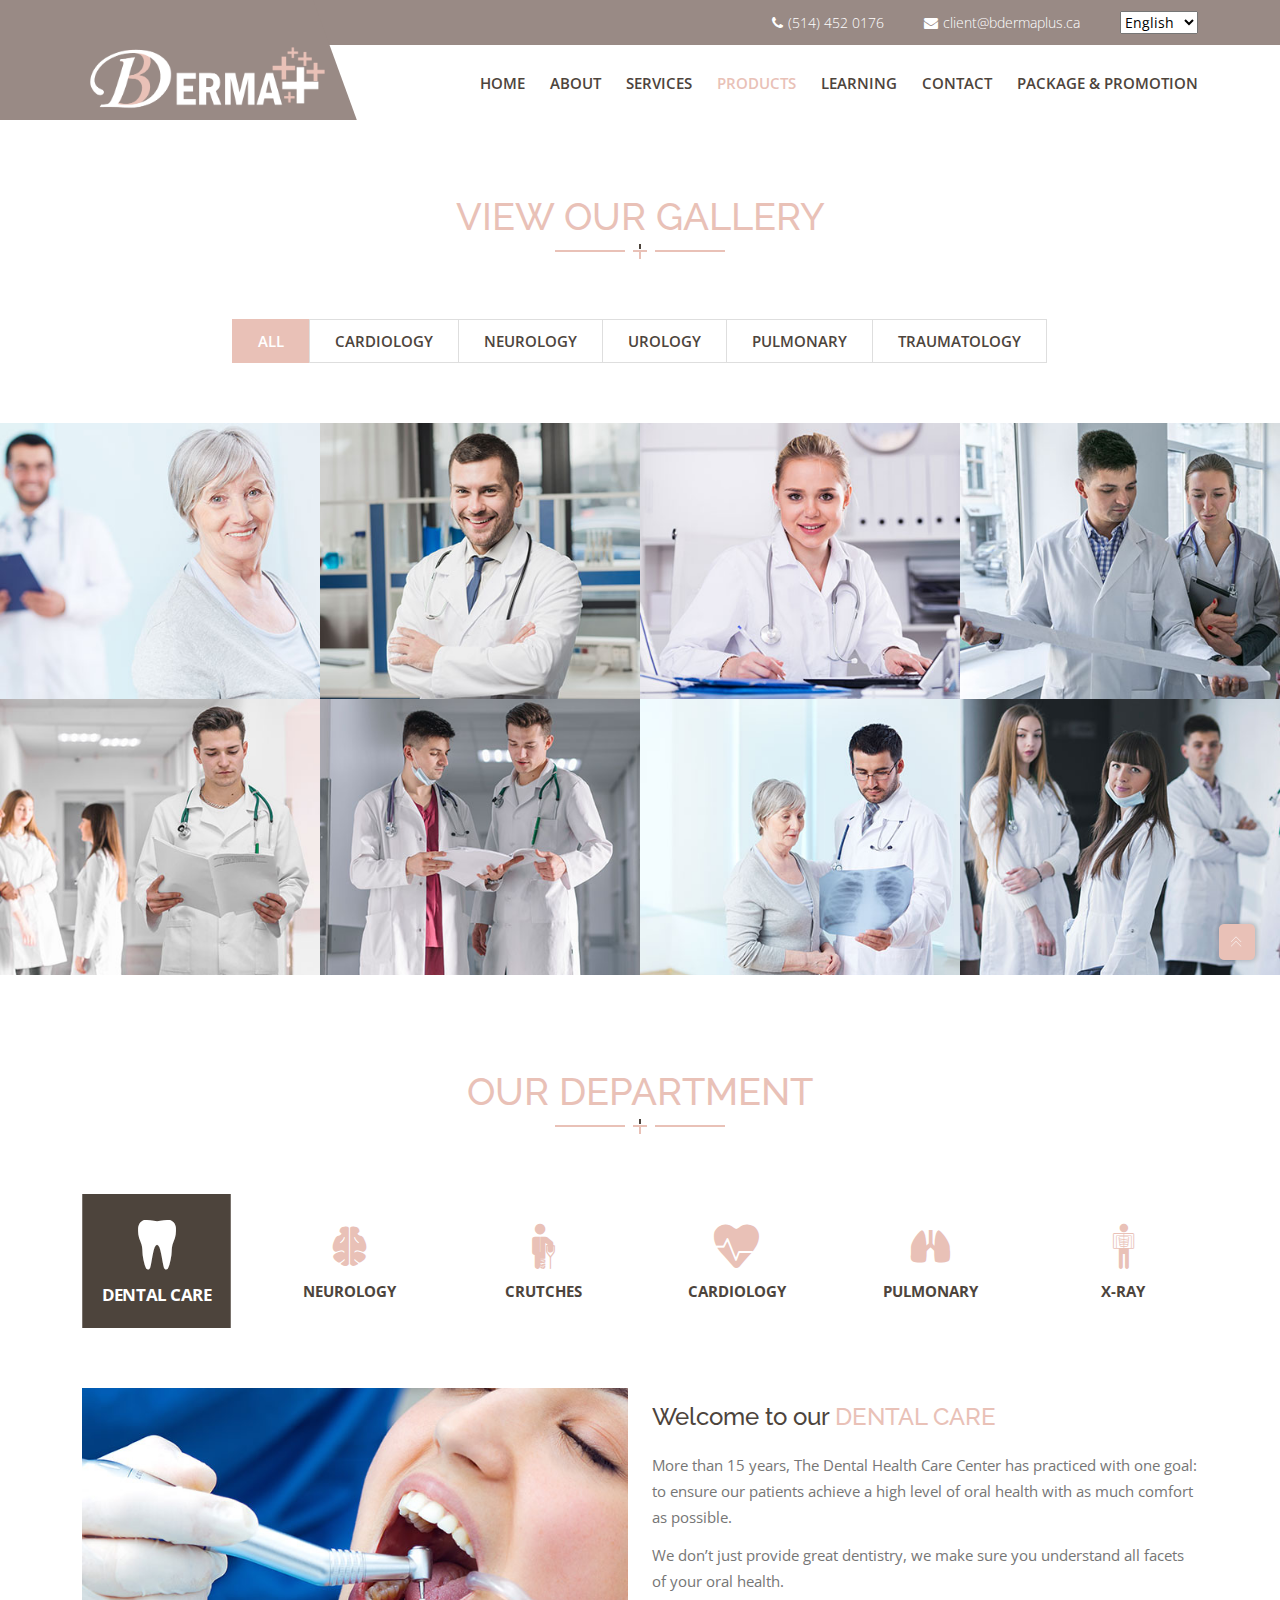
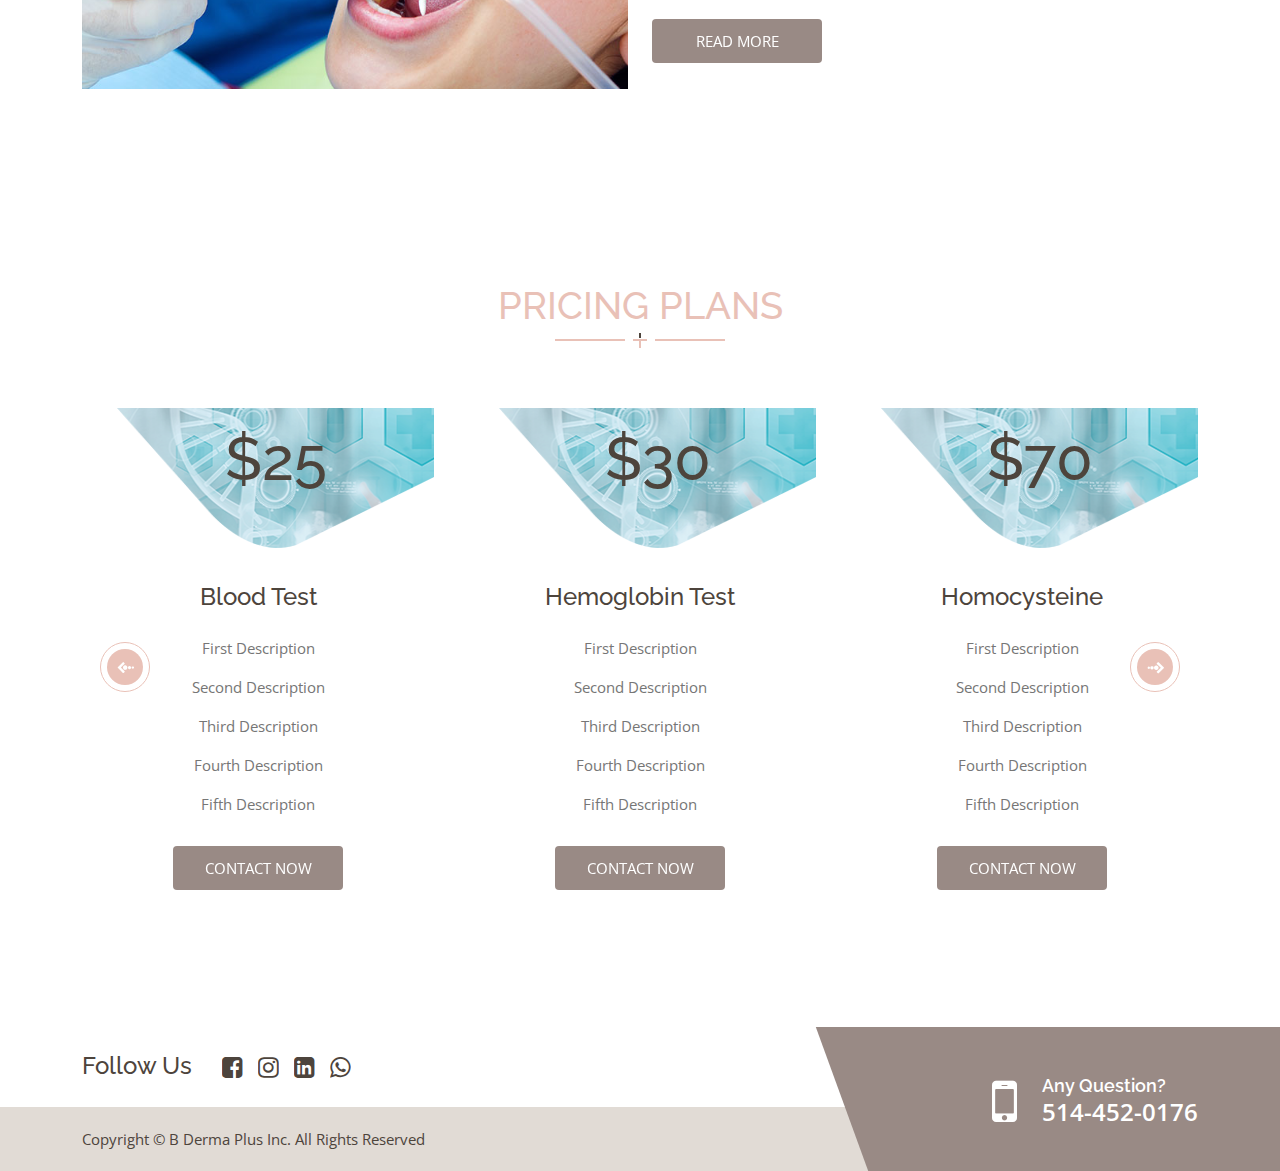
<file: products-en.html>
<!DOCTYPE html>
<html>
    <head>
        <!-- Meta Tags -->
        <meta charset="utf-8" />
        <meta http-equiv="x-ua-compatible" content="ie=edge" />
        <meta name="viewport" content="width=device-width, initial-scale=1" />
        <meta name="author" content="B Derma Plus" />
        <meta name="description" content="Medical Esthetician, Skin Care" />
        <meta name="keywords" content="Medical Esthetician, Skin Care" />
        <!-- Page Title -->
        <title>
            BDermaPlus - Medical Esthetician - Skin Care - B Derma Plus
        </title>
        <!-- Favicon Icon -->
        <link rel="icon" href="assets/img/favicon.ico" />
        <!-- Stylesheets -->
        <link rel="stylesheet" type="text/css" href="assets/css/plugins.css" />
        <link rel="stylesheet" type="text/css" href="assets/css/style.css" />
    </head>

    <body>
        <!-- Start Site Header Wrap -->
        <header class="tm-header2">
            <div class="tm-site-header">
                <div class="tm-header-info-wrap">
                    <div class="container tm-header-info">
                        <a href="#"
                            ><i class="fa fa-phone"></i>(514) 452 0176</a
                        >
                        <a href="#"
                            ><i class="fa fa-envelope"></i
                            >client@bdermaplus.ca</a
                        >
                        <a>
                            <form action="" id="language-selector">
                                <select
                                    name="languages"
                                    id="languages"
                                    onchange="changeLanguage(this.value)"
                                >
                                    <option
                                        value="english"
                                        id="english"
                                        selected
                                    >
                                        English
                                    </option>
                                    <option value="french" id="french">
                                        Français
                                    </option>
                                </select>
                            </form></a
                        >
                    </div>
                </div>
                <div class="tm-header-menu">
                    <div class="container tm-header-menu-container">
                        <div class="tm-site-branding">
                            <!-- For Image Logo -->
                            <a href="index.html" class="tm-logo-link">
                                <img
                                    src="assets/img/logo-w.png"
                                    alt=""
                                    class="tm-logo"
                                />
                            </a>
                            <!-- For Site Title -->
                        </div>
                        <nav class="tm-primary-nav">
                            <ul class="tm-primary-nav-list">
                                <li class="menu-item">
                                    <a
                                        href="index-en.html"
                                        class="nav-link tm-smooth-move"
                                        >HOME</a
                                    >
                                </li>
                                <li class="menu-item">
                                    <a
                                        href="about-en.html"
                                        class="nav-link tm-smooth-move"
                                        >ABOUT</a
                                    >
                                </li>
                                <li class="menu-item">
                                    <a
                                        href="services-en.html"
                                        class="nav-link tm-smooth-move"
                                        >SERVICES</a
                                    >
                                </li>
                                <li class="menu-item active">
                                    <a
                                        href="products-en.html"
                                        class="nav-link tm-smooth-move"
                                        >PRODUCTS</a
                                    >
                                </li>
                                <li class="menu-item menu-item-has-children">
                                    <a
                                        href="learning-en.html"
                                        class="nav-link tm-smooth-move"
                                        >LEARNING</a
                                    >
                                    <ul>
                                        <li class="menu-item">
                                            <a href="#">LEARNING1</a>
                                        </li>
                                        <li class="menu-item">
                                            <a href="#">LEARNING2</a>
                                        </li>
                                        <li class="menu-item">
                                            <a href="#">LEARNING3</a>
                                        </li>
                                        <li class="menu-item">
                                            <a href="#">LEARNING4</a>
                                        </li>
                                        <li class="menu-item">
                                            <a href="#">LEARNING5</a>
                                        </li>
                                        <li class="menu-item">
                                            <a href="#">LEARNING6</a>
                                        </li>
                                    </ul>
                                </li>
                                <li class="menu-item">
                                    <a
                                        href="contact-en.html"
                                        class="nav-link tm-smooth-move"
                                        >CONTACT</a
                                    >
                                </li>
                                <li class="menu-item">
                                    <a
                                        href="package-promotion-en.html"
                                        class="nav-link tm-smooth-move"
                                        >PACKAGE & PROMOTION</a
                                    >
                                </li>
                            </ul>
                        </nav>
                    </div>
                    <!-- .tm-header-menu-container -->
                </div>
                <!-- .tm-header-menu -->
            </div>
            <!-- .tm-site-header -->
        </header>
        <!-- End Site Header Wrap -->

        <!-- Start Gallery Section -->
        <section id="gallery" class="start">
            <div class="empty-space col-md-b100 col-xs-b70"></div>
            <div class="tm-section-heading text-center">
                <h2>View our Gallery</h2>
                <div class="tm-section-seperator"><span></span></div>
                <div class="empty-space col-md-b60 col-xs-b40"></div>
            </div>
            <div class="tm-portfolio-filter text-center">
                <ul>
                    <li class="active"><a href="#" data-filter="*">ALL</a></li>
                    <li>
                        <a href="#" data-filter=".cardiology">CARDIOLOGY</a>
                    </li>
                    <li><a href="#" data-filter=".neurology">NEUROLOGY</a></li>
                    <li><a href="#" data-filter=".urology">UROLOGY</a></li>
                    <li><a href="#" data-filter=".pulmonary">PULMONARY</a></li>
                    <li>
                        <a href="#" data-filter=".traumatology">TRAUMATOLOGY</a>
                    </li>
                </ul>
            </div>
            <!-- .tm-portfolio-filter-area -->
            <div class="tm-portfolio zoom-gallery tm-gutter-less">
                <div class="tm-grid-sizer"></div>
                <div class="tm-portfolio-item neurology">
                    <a href="assets/img/portfolio-01-lg.jpg" class="item-inner">
                        <img
                            src="assets/img/portfolio-01.jpg"
                            alt="portfolio-01"
                        />
                        <div class="tm-zoom-btn"></div>
                        <i class="tm-zoom-icon icofont icofont-drag1"></i>
                    </a>
                </div>
                <!-- .tm-portfolio-item -->
                <div class="tm-portfolio-item urology traumatology">
                    <a href="assets/img/portfolio-02-lg.jpg" class="item-inner">
                        <img
                            src="assets/img/portfolio-02.jpg"
                            alt="portfolio-02"
                        />
                        <div class="tm-zoom-btn"></div>
                        <i class="tm-zoom-icon icofont icofont-drag1"></i>
                    </a>
                </div>
                <!-- .tm-portfolio-item -->
                <div class="tm-portfolio-item cardiology pulmonary">
                    <a href="assets/img/portfolio-03-lg.jpg" class="item-inner">
                        <img
                            src="assets/img/portfolio-03.jpg"
                            alt="portfolio-03"
                        />
                        <div class="tm-zoom-btn"></div>
                        <i class="tm-zoom-icon icofont icofont-drag1"></i>
                    </a>
                </div>
                <!-- .tm-portfolio-item -->
                <div class="tm-portfolio-item neurology traumatology">
                    <a href="assets/img/portfolio-04-lg.jpg" class="item-inner">
                        <img
                            src="assets/img/portfolio-04.jpg"
                            alt="portfolio-04"
                        />
                        <div class="tm-zoom-btn"></div>
                        <i class="tm-zoom-icon icofont icofont-drag1"></i>
                    </a>
                </div>
                <!-- .tm-portfolio-item -->
                <div class="tm-portfolio-item urology">
                    <a href="assets/img/portfolio-05-lg.jpg" class="item-inner">
                        <img
                            src="assets/img/portfolio-05.jpg"
                            alt="portfolio-05"
                        />
                        <div class="tm-zoom-btn"></div>
                        <i class="tm-zoom-icon icofont icofont-drag1"></i>
                    </a>
                </div>
                <!-- .tm-portfolio-item -->
                <div class="tm-portfolio-item cardiology neurology pulmonary">
                    <a href="assets/img/portfolio-06-lg.jpg" class="item-inner">
                        <img
                            src="assets/img/portfolio-06.jpg"
                            alt="portfolio-06"
                        />
                        <div class="tm-zoom-btn"></div>
                        <i class="tm-zoom-icon icofont icofont-drag1"></i>
                    </a>
                </div>
                <!-- .tm-portfolio-item -->
                <div class="tm-portfolio-item urology pulmonary">
                    <a href="assets/img/portfolio-07-lg.jpg" class="item-inner">
                        <img
                            src="assets/img/portfolio-07.jpg"
                            alt="portfolio-07"
                        />
                        <div class="tm-zoom-btn"></div>
                        <i class="tm-zoom-icon icofont icofont-drag1"></i>
                    </a>
                </div>
                <!-- .tm-portfolio-item -->
                <div class="tm-portfolio-item cardiology traumatology">
                    <a href="assets/img/portfolio-08-lg.jpg" class="item-inner">
                        <img
                            src="assets/img/portfolio-08.jpg"
                            alt="portfolio-08"
                        />
                        <div class="tm-zoom-btn"></div>
                        <i class="tm-zoom-icon icofont icofont-drag1"></i>
                    </a>
                </div>
                <!-- .tm-portfolio-item -->
            </div>
            <!-- .portfolio -->
        </section>
        <!-- End Gallery Section -->

        <!-- Start Department Section -->
        <section class="tm-gray-bg" id="department">
            <div class="empty-space col-md-b100 col-xs-b70"></div>
            <div class="tm-section-heading text-center">
                <h2>Our Department</h2>
                <div class="tm-section-seperator"><span></span></div>
                <div class="empty-space col-md-b60 col-xs-b40"></div>
            </div>
            <div class="container">
                <div class="tm-tab-wrap">
                    <div class="tm-tabs-wrap">
                        <ul class="tabs">
                            <li>
                                <i class="icofont icofont-tooth"></i>DENTAL CARE
                            </li>
                            <li>
                                <i class="icofont icofont-brain"></i>NEUROLOGY
                            </li>
                            <li>
                                <i class="icofont icofont-crutches"></i>CRUTCHES
                            </li>
                            <li>
                                <i class="icofont icofont-pulse"></i>CARDIOLOGY
                            </li>
                            <li>
                                <i class="icofont icofont-lungs"></i>PULMONARY
                            </li>
                            <li><i class="icofont icofont-xray"></i>X-RAY</li>
                        </ul>
                        <!-- .tabs -->
                    </div>
                    <div class="empty-space col-md-b60 col-xs-b40"></div>
                    <div class="tm-tab-content">
                        <div class="tm-tabs-item">
                            <div class="row">
                                <div class="col-lg-6">
                                    <div class="tm-dept-img">
                                        <img
                                            src="assets/img/1.dental.jpg"
                                            alt=""
                                        />
                                    </div>
                                </div>
                                <!-- .col -->
                                <div class="col-lg-6">
                                    <div class="tm-dept-details-wrap">
                                        <div class="tm-about tm-gray-bg">
                                            <h3 class="tm-about-title">
                                                Welcome to our
                                                <span>DENTAL CARE</span>
                                            </h3>
                                            <div class="tm-about-text">
                                                <p>
                                                    More than 15 years, The
                                                    Dental Health Care Center
                                                    has practiced with one goal:
                                                    to ensure our patients
                                                    achieve a high level of oral
                                                    health with as much comfort
                                                    as possible.
                                                </p>
                                                <p>
                                                    We don’t just provide great
                                                    dentistry, we make sure you
                                                    understand all facets of
                                                    your oral health.
                                                </p>
                                            </div>
                                            <div
                                                class="empty-space col-xs-b25"
                                            ></div>
                                            <div class="tm-about-btn">
                                                <a href="#" class="tm-btn1"
                                                    >READ MORE</a
                                                >
                                            </div>
                                        </div>
                                    </div>
                                </div>
                                <!-- .col -->
                            </div>
                        </div>
                        <!-- .tabs_item -->
                        <div class="tm-tabs-item">
                            <div class="row">
                                <div class="col-lg-6">
                                    <div class="tm-dept-img">
                                        <img
                                            src="assets/img/2.neurology.jpg"
                                            alt=""
                                        />
                                    </div>
                                </div>
                                <!-- .col -->
                                <div class="col-lg-6">
                                    <div class="tm-dept-details-wrap">
                                        <div class="tm-about tm-gray-bg">
                                            <h3 class="tm-about-title">
                                                Welcome to our
                                                <span>NEUROLOGY</span>
                                            </h3>
                                            <div class="tm-about-text">
                                                <p>
                                                    Our Neurology deparment of
                                                    Trustlife Hospital serves as
                                                    the receiving point for the
                                                    most seriously injured
                                                    people from across the
                                                    country and treats patients
                                                    with brain and spine.
                                                </p>
                                                <p>
                                                    In addition to being a
                                                    centre of excellence, the
                                                    Neurology deparment aims to
                                                    be an asset to national and
                                                    international communities.
                                                </p>
                                            </div>
                                            <div
                                                class="empty-space col-xs-b25"
                                            ></div>
                                            <div class="tm-about-btn">
                                                <a href="#" class="tm-btn1"
                                                    >READ MORE</a
                                                >
                                            </div>
                                        </div>
                                    </div>
                                </div>
                                <!-- .col -->
                            </div>
                        </div>
                        <!-- .tabs_item -->
                        <div class="tm-tabs-item">
                            <div class="row">
                                <div class="col-lg-6">
                                    <div class="tm-dept-img">
                                        <img
                                            src="assets/img/3.crutches.jpg"
                                            alt=""
                                        />
                                    </div>
                                </div>
                                <!-- .col -->
                                <div class="col-lg-6">
                                    <div class="tm-dept-details-wrap">
                                        <div class="tm-about tm-gray-bg">
                                            <h3 class="tm-about-title">
                                                Welcome to our
                                                <span>CRUTCHES</span>
                                            </h3>
                                            <div class="tm-about-text">
                                                <p>
                                                    It is important to start
                                                    walking as soon as you can
                                                    after your surgery. But you
                                                    will need support for
                                                    walking while your leg
                                                    heals. Trustlife may be a
                                                    good choice after a leg
                                                    injury or surgery if you
                                                    only need a little help with
                                                    balance and stability.
                                                </p>
                                                <p>
                                                    Crutches are also useful
                                                    when your leg is only a
                                                    little weak or painful.
                                                </p>
                                            </div>
                                            <div
                                                class="empty-space col-xs-b25"
                                            ></div>
                                            <div class="tm-about-btn">
                                                <a href="#" class="tm-btn1"
                                                    >READ MORE</a
                                                >
                                            </div>
                                        </div>
                                    </div>
                                </div>
                                <!-- .col -->
                            </div>
                        </div>
                        <!-- .tabs_item -->
                        <div class="tm-tabs-item">
                            <div class="row">
                                <div class="col-lg-6">
                                    <div class="tm-dept-img">
                                        <img
                                            src="assets/img/4.cardiology.jpg"
                                            alt=""
                                        />
                                    </div>
                                </div>
                                <!-- .col -->
                                <div class="col-lg-6">
                                    <div class="tm-dept-details-wrap">
                                        <div class="tm-about tm-gray-bg">
                                            <h3 class="tm-about-title">
                                                Welcome to our
                                                <span>CARDIOLOGY</span>
                                            </h3>
                                            <div class="tm-about-text">
                                                <p>
                                                    Cardiology department is
                                                    served dedicately 24/7 and
                                                    it is the only hospital of
                                                    Kanada where emergency
                                                    angioplasty can be carried
                                                    out round the clock.
                                                </p>
                                                <p>
                                                    Cardiology department is
                                                    operated by a strong and
                                                    dedicated team of 3
                                                    cardiologists, And they has
                                                    more then 20 years of
                                                    expericnce.
                                                </p>
                                            </div>
                                            <div
                                                class="empty-space col-xs-b25"
                                            ></div>
                                            <div class="tm-about-btn">
                                                <a href="#" class="tm-btn1"
                                                    >READ MORE</a
                                                >
                                            </div>
                                        </div>
                                    </div>
                                </div>
                                <!-- .col -->
                            </div>
                        </div>
                        <!-- .tabs_item -->
                        <div class="tm-tabs-item">
                            <div class="row">
                                <div class="col-lg-6">
                                    <div class="tm-dept-img">
                                        <img
                                            src="assets/img/5.pulmones.jpg"
                                            alt=""
                                        />
                                    </div>
                                </div>
                                <!-- .col -->
                                <div class="col-lg-6">
                                    <div class="tm-dept-details-wrap">
                                        <div class="tm-about tm-gray-bg">
                                            <h3 class="tm-about-title">
                                                Welcome to our
                                                <span>PULMONARY</span>
                                            </h3>
                                            <div class="tm-about-text">
                                                <p>
                                                    More than 15 years ago, we
                                                    pioneered the first
                                                    hospitals in the nation to
                                                    specialize in pulmonary
                                                    treatment, so you can feel
                                                    confident when your loved
                                                    one is under our care.
                                                </p>
                                                <p>
                                                    Today, our expertise
                                                    continues to be pulmonary
                                                    disease management and
                                                    providing quality treatment
                                                    based on the latest
                                                    protocols.
                                                </p>
                                            </div>
                                            <div
                                                class="empty-space col-xs-b25"
                                            ></div>
                                            <div class="tm-about-btn">
                                                <a href="#" class="tm-btn1"
                                                    >READ MORE</a
                                                >
                                            </div>
                                        </div>
                                    </div>
                                </div>
                                <!-- .col -->
                            </div>
                        </div>
                        <!-- .tabs_item -->
                        <div class="tm-tabs-item">
                            <div class="row">
                                <div class="col-lg-6">
                                    <div class="tm-dept-img">
                                        <img
                                            src="assets/img/6.xray.jpg"
                                            alt=""
                                        />
                                    </div>
                                </div>
                                <!-- .col -->
                                <div class="col-lg-6">
                                    <div class="tm-dept-details-wrap">
                                        <div class="tm-about tm-gray-bg">
                                            <h3 class="tm-about-title">
                                                Welcome to our
                                                <span>X-RAY</span>
                                            </h3>
                                            <div class="tm-about-text">
                                                <p>
                                                    We have the high-quality
                                                    x-ray machine and our
                                                    technique is so much
                                                    experienced. We delivered
                                                    x-ray report within one
                                                    hour.
                                                </p>
                                                <p>
                                                    After handover x-ray report
                                                    we give initial advice of an
                                                    experienced doctor and
                                                    suggest related experienced
                                                    doctor.
                                                </p>
                                            </div>
                                            <div
                                                class="empty-space col-xs-b25"
                                            ></div>
                                            <div class="tm-about-btn">
                                                <a href="#" class="tm-btn1"
                                                    >READ MORE</a
                                                >
                                            </div>
                                        </div>
                                    </div>
                                </div>
                                <!-- .col -->
                            </div>
                        </div>
                        <!-- .tabs_item -->
                    </div>
                    <!-- .tm-tab-content -->
                </div>
                <!-- .tab -->
            </div>
            <div class="empty-space col-md-b100 col-xs-b70"></div>
        </section>
        <!-- End Department Section -->

        <!-- Start Pricing Seciton -->
        <section id="price">
            <div class="empty-space col-md-b100 col-xs-b70"></div>
            <div class="tm-section-heading text-center">
                <h2>PRICING PLANS</h2>
                <div class="tm-section-seperator"><span></span></div>
                <div class="empty-space col-md-b60 col-xs-b40"></div>
            </div>
            <div class="container">
                <div class="row">
                    <div class="col-lg-12">
                        <div
                            class="tm-pricing-carousel owl-carousel tm-nam-tm-style1 tm-dots1"
                        >
                            <div class="tm-price-list tm-gray-bg">
                                <div class="tm-price">
                                    <h3>$25</h3>
                                </div>
                                <h2 class="tm-pricing-heading">Blood Test</h2>
                                <ul class="tm-test-list">
                                    <li>First Description</li>
                                    <li>Second Description</li>
                                    <li>Third Description</li>
                                    <li>Fourth Description</li>
                                    <li>Fifth Description</li>
                                </ul>
                                <a href="#" class="tm-btn1">CONTACT NOW</a>
                            </div>
                            <!-- .tm-price-list -->
                            <div class="tm-price-list tm-gray-bg">
                                <div class="tm-price">
                                    <h3>$30</h3>
                                </div>
                                <h2 class="tm-pricing-heading">
                                    Hemoglobin Test
                                </h2>
                                <ul class="tm-test-list">
                                    <li>First Description</li>
                                    <li>Second Description</li>
                                    <li>Third Description</li>
                                    <li>Fourth Description</li>
                                    <li>Fifth Description</li>
                                </ul>
                                <a href="#" class="tm-btn1">CONTACT NOW</a>
                            </div>
                            <!-- .tm-price-list -->
                            <div class="tm-price-list tm-gray-bg">
                                <div class="tm-price">
                                    <h3>$70</h3>
                                </div>
                                <h2 class="tm-pricing-heading">Homocysteine</h2>
                                <ul class="tm-test-list">
                                    <li>First Description</li>
                                    <li>Second Description</li>
                                    <li>Third Description</li>
                                    <li>Fourth Description</li>
                                    <li>Fifth Description</li>
                                </ul>
                                <a href="#" class="tm-btn1">CONTACT NOW</a>
                            </div>
                            <!-- .tm-price-list -->
                            <div class="tm-price-list tm-gray-bg">
                                <div class="tm-price">
                                    <h3>$24</h3>
                                </div>
                                <div class="pricing-shap"></div>
                                <h2 class="tm-pricing-heading">X-Ray</h2>
                                <ul class="tm-test-list">
                                    <li>First Description</li>
                                    <li>Second Description</li>
                                    <li>Third Description</li>
                                    <li>Fourth Description</li>
                                    <li>Fifth Description</li>
                                </ul>
                                <a href="#" class="tm-btn1">CONTACT NOW</a>
                            </div>
                            <!-- .tm-price-list -->
                        </div>
                    </div>
                    <!-- .col -->
                </div>
                <!-- .row -->
            </div>
            <div class="empty-space col-md-b100 col-xs-b70"></div>
        </section>
        <!-- End Pricing Seciton -->

        <!-- Start Footer -->
        <footer class="tm-overflow-hidden">
            <div class="tm-gray-bg">
                <div class="container">
                    <div class="row">
                        <div class="col-lg-8">
                            <div class="tm-footer-social">
                                <h2>Follow Us</h2>
                                <div class="tm-footer-social-list">
                                    <a href="#" class="tm-social-btn blue">
                                        <i class="fa fa-facebook-square"></i>
                                        <i class="fa fa-facebook-square"></i>
                                    </a>
                                    <a href="#" class="tm-social-btn blue">
                                        <i class="fa fa-instagram"></i>
                                        <i class="fa fa-instagram"></i>
                                    </a>
                                    <a href="#" class="tm-social-btn blue">
                                        <i class="fa fa-linkedin-square"></i>
                                        <i class="fa fa-linkedin-square"></i>
                                    </a>
                                    <a href="#" class="tm-social-btn blue">
                                        <i class="fa fa-whatsapp"></i>
                                        <i class="fa fa-whatsapp"></i>
                                    </a>
                                </div>
                            </div>
                        </div>
                        <!-- .col -->
                    </div>
                </div>
            </div>
            <div class="tm-site-footer">
                <div class="container">
                    <!-- row-md-reverce -->
                    <div class="row row-sm-reverce">
                        <div class="col-md-7 col-lg-8">
                            <p class="tm-copyright">
                                Copyright © B Derma Plus Inc. All Rights
                                Reserved
                            </p>
                        </div>
                        <!-- .col -->
                        <div class="col-md-5 col-lg-4">
                            <div class="tm-footer-hotline">
                                <div class="tm-footer-hotline-in">
                                    <div class="tm-phone-icon">
                                        <i class="fa fa-mobile"></i>
                                    </div>
                                    <h3>Any Question?</h3>
                                    <p>514-452-0176</p>
                                </div>
                            </div>
                        </div>
                        <!-- .col -->
                    </div>
                </div>
            </div>
        </footer>
        <!-- End Footer -->

        <!-- Scroll Up -->
        <div id="scrollup"></div>

        <!-- Scripts -->
        <script src="assets/js/vendor/modernizr-3.5.0.min.js"></script>
        <script src="assets/js/vendor/jquery-1.12.4.min.js"></script>
        <script src="assets/js/plugins.js"></script>
        <script src="assets/js/main.js"></script>
        <script defer>
            //TODO: adding the localstorage for language
            const changeLanguage = (selected) => {
                if (selected === "english") {
                    location.href = "http://bdermaplus.ca/services-en.html";
                }
                if (selected === "french") {
                    location.href = "http://bdermaplus.ca/services.html";
                }
            };
        </script>
    </body>
</html>
</file>
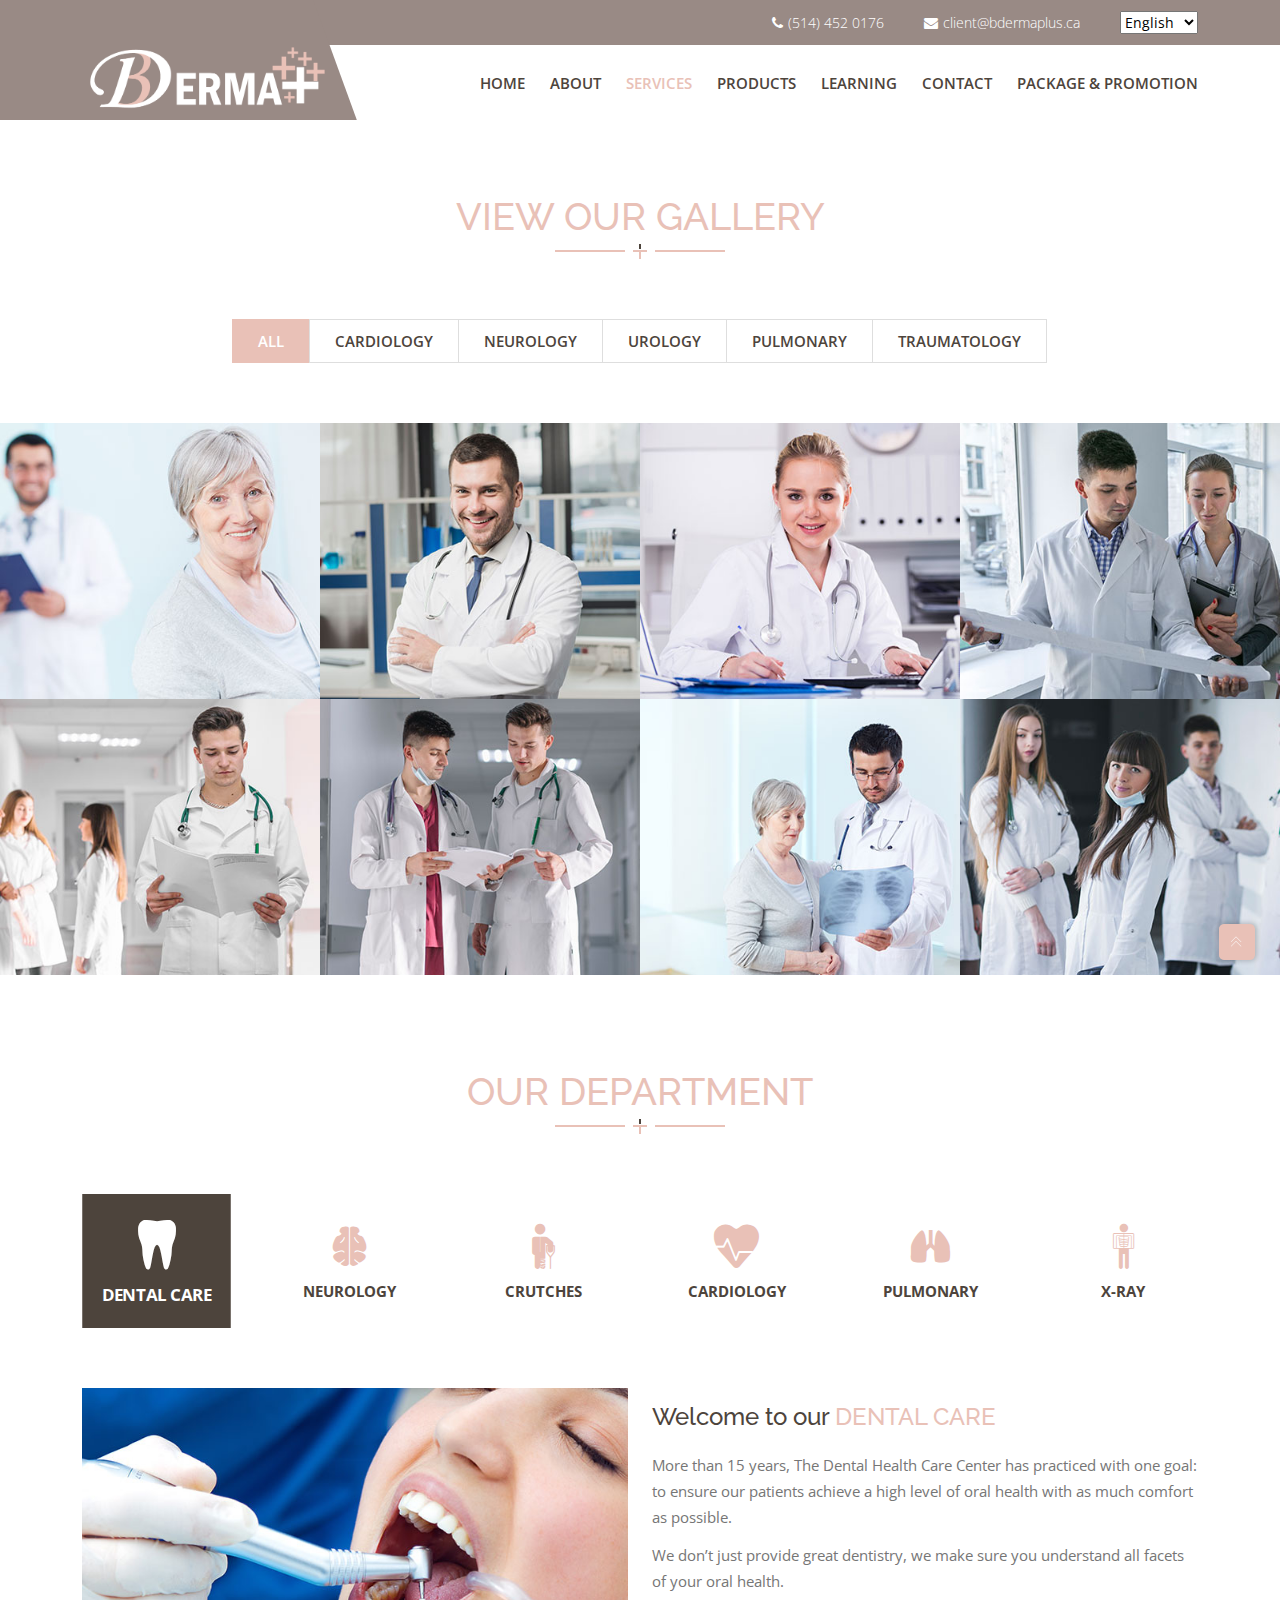
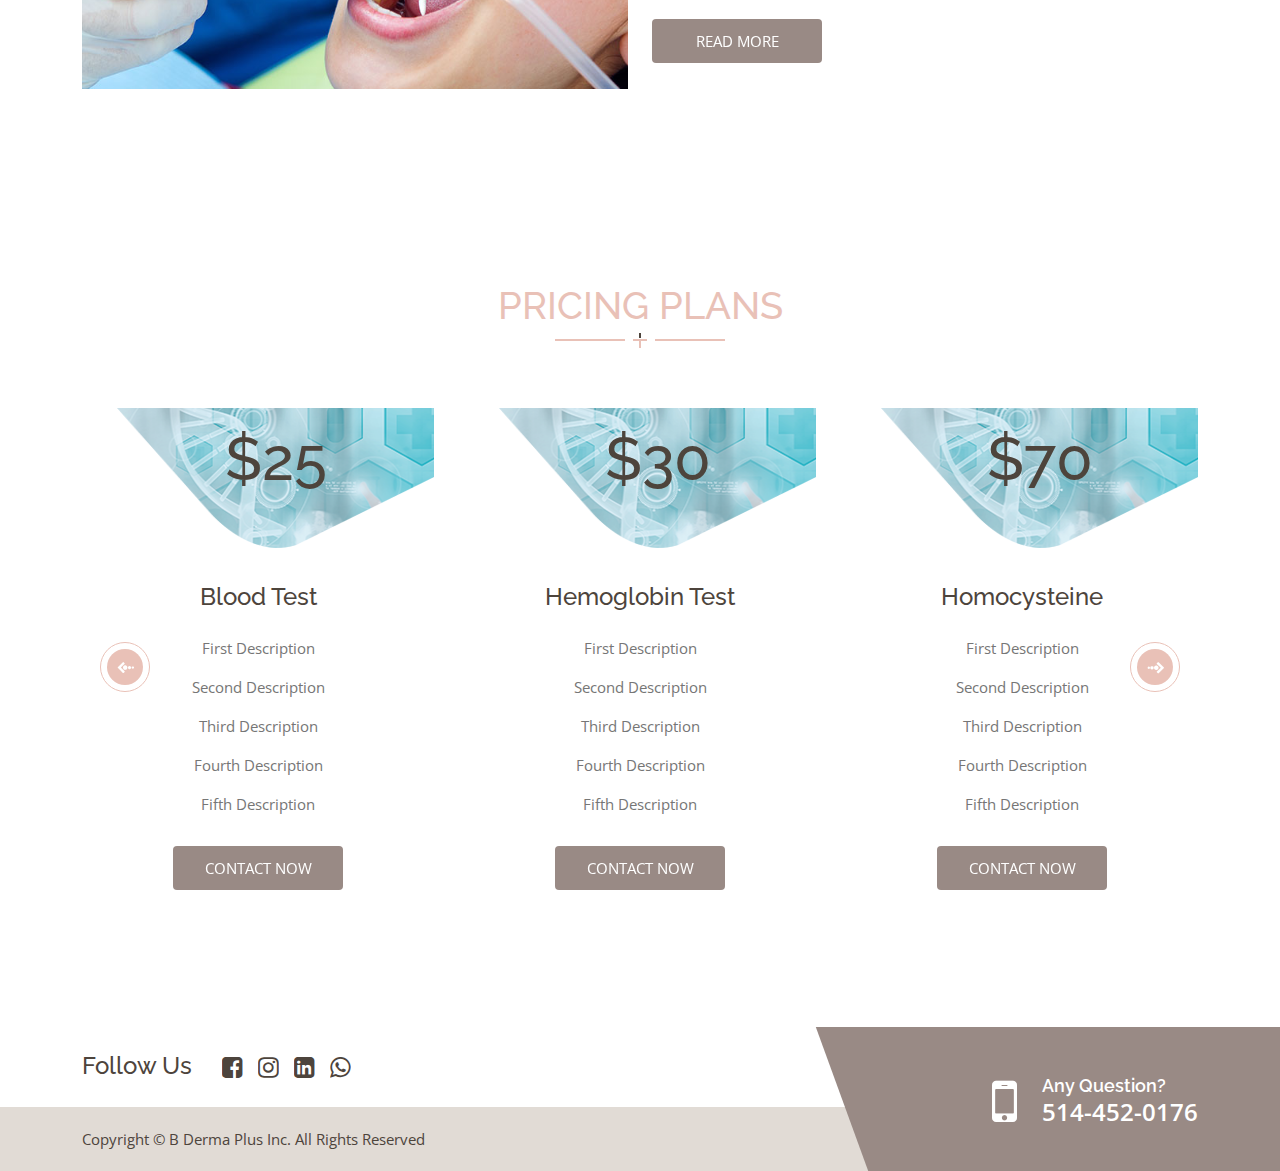
<file: services-en.html>
<!DOCTYPE html>
<html>
    <head>
        <!-- Meta Tags -->
        <meta charset="utf-8" />
        <meta http-equiv="x-ua-compatible" content="ie=edge" />
        <meta name="viewport" content="width=device-width, initial-scale=1" />
        <meta name="author" content="B Derma Plus" />
        <meta name="description" content="Medical Esthetician, Skin Care" />
        <meta name="keywords" content="Medical Esthetician, Skin Care" />
        <!-- Page Title -->
        <title>
            BDermaPlus - Medical Esthetician - Skin Care - B Derma Plus
        </title>
        <!-- Favicon Icon -->
        <link rel="icon" href="assets/img/favicon.ico" />
        <!-- Stylesheets -->
        <link rel="stylesheet" type="text/css" href="assets/css/plugins.css" />
        <link rel="stylesheet" type="text/css" href="assets/css/style.css" />
    </head>

    <body>
        <!-- Start Site Header Wrap -->
        <header class="tm-header2">
            <div class="tm-site-header">
                <div class="tm-header-info-wrap">
                    <div class="container tm-header-info">
                        <a href="#"
                            ><i class="fa fa-phone"></i>(514) 452 0176</a
                        >
                        <a href="#"
                            ><i class="fa fa-envelope"></i
                            >client@bdermaplus.ca</a
                        >
                        <a>
                            <form action="" id="language-selector">
                                <select
                                    name="languages"
                                    id="languages"
                                    onchange="changeLanguage(this.value)"
                                >
                                    <option
                                        value="english"
                                        id="english"
                                        selected
                                    >
                                        English
                                    </option>
                                    <option value="french" id="french">
                                        Français
                                    </option>
                                </select>
                            </form></a
                        >
                    </div>
                </div>
                <div class="tm-header-menu">
                    <div class="container tm-header-menu-container">
                        <div class="tm-site-branding">
                            <!-- For Image Logo -->
                            <a href="index.html" class="tm-logo-link">
                                <img
                                    src="assets/img/logo-w.png"
                                    alt=""
                                    class="tm-logo"
                                />
                            </a>
                            <!-- For Site Title -->
                        </div>
                        <nav class="tm-primary-nav">
                            <ul class="tm-primary-nav-list">
                                <li class="menu-item">
                                    <a
                                        href="index-en.html"
                                        class="nav-link tm-smooth-move"
                                        >HOME</a
                                    >
                                </li>
                                <li class="menu-item">
                                    <a
                                        href="about-en.html"
                                        class="nav-link tm-smooth-move"
                                        >ABOUT</a
                                    >
                                </li>
                                <li class="menu-item active">
                                    <a
                                        href="services-en.html"
                                        class="nav-link tm-smooth-move"
                                        >SERVICES</a
                                    >
                                </li>
                                <li class="menu-item">
                                    <a
                                        href="products-en.html"
                                        class="nav-link tm-smooth-move"
                                        >PRODUCTS</a
                                    >
                                </li>
                                <li class="menu-item menu-item-has-children">
                                    <a
                                        href="learning-en.html"
                                        class="nav-link tm-smooth-move"
                                        >LEARNING</a
                                    >
                                    <ul>
                                        <li class="menu-item">
                                            <a href="#">LEARNING1</a>
                                        </li>
                                        <li class="menu-item">
                                            <a href="#">LEARNING2</a>
                                        </li>
                                        <li class="menu-item">
                                            <a href="#">LEARNING3</a>
                                        </li>
                                        <li class="menu-item">
                                            <a href="#">LEARNING4</a>
                                        </li>
                                        <li class="menu-item">
                                            <a href="#">LEARNING5</a>
                                        </li>
                                        <li class="menu-item">
                                            <a href="#">LEARNING6</a>
                                        </li>
                                    </ul>
                                </li>
                                <li class="menu-item">
                                    <a
                                        href="contact-en.html"
                                        class="nav-link tm-smooth-move"
                                        >CONTACT</a
                                    >
                                </li>
                                <li class="menu-item">
                                    <a
                                        href="package-promotion-en.html"
                                        class="nav-link tm-smooth-move"
                                        >PACKAGE & PROMOTION</a
                                    >
                                </li>
                            </ul>
                        </nav>
                    </div>
                    <!-- .tm-header-menu-container -->
                </div>
                <!-- .tm-header-menu -->
            </div>
            <!-- .tm-site-header -->
        </header>
        <!-- End Site Header Wrap -->

        <!-- Start Gallery Section -->
        <section id="gallery" class="start">
            <div class="empty-space col-md-b100 col-xs-b70"></div>
            <div class="tm-section-heading text-center">
                <h2>View our Gallery</h2>
                <div class="tm-section-seperator"><span></span></div>
                <div class="empty-space col-md-b60 col-xs-b40"></div>
            </div>
            <div class="tm-portfolio-filter text-center">
                <ul>
                    <li class="active"><a href="#" data-filter="*">ALL</a></li>
                    <li>
                        <a href="#" data-filter=".cardiology">CARDIOLOGY</a>
                    </li>
                    <li><a href="#" data-filter=".neurology">NEUROLOGY</a></li>
                    <li><a href="#" data-filter=".urology">UROLOGY</a></li>
                    <li><a href="#" data-filter=".pulmonary">PULMONARY</a></li>
                    <li>
                        <a href="#" data-filter=".traumatology">TRAUMATOLOGY</a>
                    </li>
                </ul>
            </div>
            <!-- .tm-portfolio-filter-area -->
            <div class="tm-portfolio zoom-gallery tm-gutter-less">
                <div class="tm-grid-sizer"></div>
                <div class="tm-portfolio-item neurology">
                    <a href="assets/img/portfolio-01-lg.jpg" class="item-inner">
                        <img
                            src="assets/img/portfolio-01.jpg"
                            alt="portfolio-01"
                        />
                        <div class="tm-zoom-btn"></div>
                        <i class="tm-zoom-icon icofont icofont-drag1"></i>
                    </a>
                </div>
                <!-- .tm-portfolio-item -->
                <div class="tm-portfolio-item urology traumatology">
                    <a href="assets/img/portfolio-02-lg.jpg" class="item-inner">
                        <img
                            src="assets/img/portfolio-02.jpg"
                            alt="portfolio-02"
                        />
                        <div class="tm-zoom-btn"></div>
                        <i class="tm-zoom-icon icofont icofont-drag1"></i>
                    </a>
                </div>
                <!-- .tm-portfolio-item -->
                <div class="tm-portfolio-item cardiology pulmonary">
                    <a href="assets/img/portfolio-03-lg.jpg" class="item-inner">
                        <img
                            src="assets/img/portfolio-03.jpg"
                            alt="portfolio-03"
                        />
                        <div class="tm-zoom-btn"></div>
                        <i class="tm-zoom-icon icofont icofont-drag1"></i>
                    </a>
                </div>
                <!-- .tm-portfolio-item -->
                <div class="tm-portfolio-item neurology traumatology">
                    <a href="assets/img/portfolio-04-lg.jpg" class="item-inner">
                        <img
                            src="assets/img/portfolio-04.jpg"
                            alt="portfolio-04"
                        />
                        <div class="tm-zoom-btn"></div>
                        <i class="tm-zoom-icon icofont icofont-drag1"></i>
                    </a>
                </div>
                <!-- .tm-portfolio-item -->
                <div class="tm-portfolio-item urology">
                    <a href="assets/img/portfolio-05-lg.jpg" class="item-inner">
                        <img
                            src="assets/img/portfolio-05.jpg"
                            alt="portfolio-05"
                        />
                        <div class="tm-zoom-btn"></div>
                        <i class="tm-zoom-icon icofont icofont-drag1"></i>
                    </a>
                </div>
                <!-- .tm-portfolio-item -->
                <div class="tm-portfolio-item cardiology neurology pulmonary">
                    <a href="assets/img/portfolio-06-lg.jpg" class="item-inner">
                        <img
                            src="assets/img/portfolio-06.jpg"
                            alt="portfolio-06"
                        />
                        <div class="tm-zoom-btn"></div>
                        <i class="tm-zoom-icon icofont icofont-drag1"></i>
                    </a>
                </div>
                <!-- .tm-portfolio-item -->
                <div class="tm-portfolio-item urology pulmonary">
                    <a href="assets/img/portfolio-07-lg.jpg" class="item-inner">
                        <img
                            src="assets/img/portfolio-07.jpg"
                            alt="portfolio-07"
                        />
                        <div class="tm-zoom-btn"></div>
                        <i class="tm-zoom-icon icofont icofont-drag1"></i>
                    </a>
                </div>
                <!-- .tm-portfolio-item -->
                <div class="tm-portfolio-item cardiology traumatology">
                    <a href="assets/img/portfolio-08-lg.jpg" class="item-inner">
                        <img
                            src="assets/img/portfolio-08.jpg"
                            alt="portfolio-08"
                        />
                        <div class="tm-zoom-btn"></div>
                        <i class="tm-zoom-icon icofont icofont-drag1"></i>
                    </a>
                </div>
                <!-- .tm-portfolio-item -->
            </div>
            <!-- .portfolio -->
        </section>
        <!-- End Gallery Section -->

        <!-- Start Department Section -->
        <section class="tm-gray-bg" id="department">
            <div class="empty-space col-md-b100 col-xs-b70"></div>
            <div class="tm-section-heading text-center">
                <h2>Our Department</h2>
                <div class="tm-section-seperator"><span></span></div>
                <div class="empty-space col-md-b60 col-xs-b40"></div>
            </div>
            <div class="container">
                <div class="tm-tab-wrap">
                    <div class="tm-tabs-wrap">
                        <ul class="tabs">
                            <li>
                                <i class="icofont icofont-tooth"></i>DENTAL CARE
                            </li>
                            <li>
                                <i class="icofont icofont-brain"></i>NEUROLOGY
                            </li>
                            <li>
                                <i class="icofont icofont-crutches"></i>CRUTCHES
                            </li>
                            <li>
                                <i class="icofont icofont-pulse"></i>CARDIOLOGY
                            </li>
                            <li>
                                <i class="icofont icofont-lungs"></i>PULMONARY
                            </li>
                            <li><i class="icofont icofont-xray"></i>X-RAY</li>
                        </ul>
                        <!-- .tabs -->
                    </div>
                    <div class="empty-space col-md-b60 col-xs-b40"></div>
                    <div class="tm-tab-content">
                        <div class="tm-tabs-item">
                            <div class="row">
                                <div class="col-lg-6">
                                    <div class="tm-dept-img">
                                        <img
                                            src="assets/img/1.dental.jpg"
                                            alt=""
                                        />
                                    </div>
                                </div>
                                <!-- .col -->
                                <div class="col-lg-6">
                                    <div class="tm-dept-details-wrap">
                                        <div class="tm-about tm-gray-bg">
                                            <h3 class="tm-about-title">
                                                Welcome to our
                                                <span>DENTAL CARE</span>
                                            </h3>
                                            <div class="tm-about-text">
                                                <p>
                                                    More than 15 years, The
                                                    Dental Health Care Center
                                                    has practiced with one goal:
                                                    to ensure our patients
                                                    achieve a high level of oral
                                                    health with as much comfort
                                                    as possible.
                                                </p>
                                                <p>
                                                    We don’t just provide great
                                                    dentistry, we make sure you
                                                    understand all facets of
                                                    your oral health.
                                                </p>
                                            </div>
                                            <div
                                                class="empty-space col-xs-b25"
                                            ></div>
                                            <div class="tm-about-btn">
                                                <a href="#" class="tm-btn1"
                                                    >READ MORE</a
                                                >
                                            </div>
                                        </div>
                                    </div>
                                </div>
                                <!-- .col -->
                            </div>
                        </div>
                        <!-- .tabs_item -->
                        <div class="tm-tabs-item">
                            <div class="row">
                                <div class="col-lg-6">
                                    <div class="tm-dept-img">
                                        <img
                                            src="assets/img/2.neurology.jpg"
                                            alt=""
                                        />
                                    </div>
                                </div>
                                <!-- .col -->
                                <div class="col-lg-6">
                                    <div class="tm-dept-details-wrap">
                                        <div class="tm-about tm-gray-bg">
                                            <h3 class="tm-about-title">
                                                Welcome to our
                                                <span>NEUROLOGY</span>
                                            </h3>
                                            <div class="tm-about-text">
                                                <p>
                                                    Our Neurology deparment of
                                                    Trustlife Hospital serves as
                                                    the receiving point for the
                                                    most seriously injured
                                                    people from across the
                                                    country and treats patients
                                                    with brain and spine.
                                                </p>
                                                <p>
                                                    In addition to being a
                                                    centre of excellence, the
                                                    Neurology deparment aims to
                                                    be an asset to national and
                                                    international communities.
                                                </p>
                                            </div>
                                            <div
                                                class="empty-space col-xs-b25"
                                            ></div>
                                            <div class="tm-about-btn">
                                                <a href="#" class="tm-btn1"
                                                    >READ MORE</a
                                                >
                                            </div>
                                        </div>
                                    </div>
                                </div>
                                <!-- .col -->
                            </div>
                        </div>
                        <!-- .tabs_item -->
                        <div class="tm-tabs-item">
                            <div class="row">
                                <div class="col-lg-6">
                                    <div class="tm-dept-img">
                                        <img
                                            src="assets/img/3.crutches.jpg"
                                            alt=""
                                        />
                                    </div>
                                </div>
                                <!-- .col -->
                                <div class="col-lg-6">
                                    <div class="tm-dept-details-wrap">
                                        <div class="tm-about tm-gray-bg">
                                            <h3 class="tm-about-title">
                                                Welcome to our
                                                <span>CRUTCHES</span>
                                            </h3>
                                            <div class="tm-about-text">
                                                <p>
                                                    It is important to start
                                                    walking as soon as you can
                                                    after your surgery. But you
                                                    will need support for
                                                    walking while your leg
                                                    heals. Trustlife may be a
                                                    good choice after a leg
                                                    injury or surgery if you
                                                    only need a little help with
                                                    balance and stability.
                                                </p>
                                                <p>
                                                    Crutches are also useful
                                                    when your leg is only a
                                                    little weak or painful.
                                                </p>
                                            </div>
                                            <div
                                                class="empty-space col-xs-b25"
                                            ></div>
                                            <div class="tm-about-btn">
                                                <a href="#" class="tm-btn1"
                                                    >READ MORE</a
                                                >
                                            </div>
                                        </div>
                                    </div>
                                </div>
                                <!-- .col -->
                            </div>
                        </div>
                        <!-- .tabs_item -->
                        <div class="tm-tabs-item">
                            <div class="row">
                                <div class="col-lg-6">
                                    <div class="tm-dept-img">
                                        <img
                                            src="assets/img/4.cardiology.jpg"
                                            alt=""
                                        />
                                    </div>
                                </div>
                                <!-- .col -->
                                <div class="col-lg-6">
                                    <div class="tm-dept-details-wrap">
                                        <div class="tm-about tm-gray-bg">
                                            <h3 class="tm-about-title">
                                                Welcome to our
                                                <span>CARDIOLOGY</span>
                                            </h3>
                                            <div class="tm-about-text">
                                                <p>
                                                    Cardiology department is
                                                    served dedicately 24/7 and
                                                    it is the only hospital of
                                                    Kanada where emergency
                                                    angioplasty can be carried
                                                    out round the clock.
                                                </p>
                                                <p>
                                                    Cardiology department is
                                                    operated by a strong and
                                                    dedicated team of 3
                                                    cardiologists, And they has
                                                    more then 20 years of
                                                    expericnce.
                                                </p>
                                            </div>
                                            <div
                                                class="empty-space col-xs-b25"
                                            ></div>
                                            <div class="tm-about-btn">
                                                <a href="#" class="tm-btn1"
                                                    >READ MORE</a
                                                >
                                            </div>
                                        </div>
                                    </div>
                                </div>
                                <!-- .col -->
                            </div>
                        </div>
                        <!-- .tabs_item -->
                        <div class="tm-tabs-item">
                            <div class="row">
                                <div class="col-lg-6">
                                    <div class="tm-dept-img">
                                        <img
                                            src="assets/img/5.pulmones.jpg"
                                            alt=""
                                        />
                                    </div>
                                </div>
                                <!-- .col -->
                                <div class="col-lg-6">
                                    <div class="tm-dept-details-wrap">
                                        <div class="tm-about tm-gray-bg">
                                            <h3 class="tm-about-title">
                                                Welcome to our
                                                <span>PULMONARY</span>
                                            </h3>
                                            <div class="tm-about-text">
                                                <p>
                                                    More than 15 years ago, we
                                                    pioneered the first
                                                    hospitals in the nation to
                                                    specialize in pulmonary
                                                    treatment, so you can feel
                                                    confident when your loved
                                                    one is under our care.
                                                </p>
                                                <p>
                                                    Today, our expertise
                                                    continues to be pulmonary
                                                    disease management and
                                                    providing quality treatment
                                                    based on the latest
                                                    protocols.
                                                </p>
                                            </div>
                                            <div
                                                class="empty-space col-xs-b25"
                                            ></div>
                                            <div class="tm-about-btn">
                                                <a href="#" class="tm-btn1"
                                                    >READ MORE</a
                                                >
                                            </div>
                                        </div>
                                    </div>
                                </div>
                                <!-- .col -->
                            </div>
                        </div>
                        <!-- .tabs_item -->
                        <div class="tm-tabs-item">
                            <div class="row">
                                <div class="col-lg-6">
                                    <div class="tm-dept-img">
                                        <img
                                            src="assets/img/6.xray.jpg"
                                            alt=""
                                        />
                                    </div>
                                </div>
                                <!-- .col -->
                                <div class="col-lg-6">
                                    <div class="tm-dept-details-wrap">
                                        <div class="tm-about tm-gray-bg">
                                            <h3 class="tm-about-title">
                                                Welcome to our
                                                <span>X-RAY</span>
                                            </h3>
                                            <div class="tm-about-text">
                                                <p>
                                                    We have the high-quality
                                                    x-ray machine and our
                                                    technique is so much
                                                    experienced. We delivered
                                                    x-ray report within one
                                                    hour.
                                                </p>
                                                <p>
                                                    After handover x-ray report
                                                    we give initial advice of an
                                                    experienced doctor and
                                                    suggest related experienced
                                                    doctor.
                                                </p>
                                            </div>
                                            <div
                                                class="empty-space col-xs-b25"
                                            ></div>
                                            <div class="tm-about-btn">
                                                <a href="#" class="tm-btn1"
                                                    >READ MORE</a
                                                >
                                            </div>
                                        </div>
                                    </div>
                                </div>
                                <!-- .col -->
                            </div>
                        </div>
                        <!-- .tabs_item -->
                    </div>
                    <!-- .tm-tab-content -->
                </div>
                <!-- .tab -->
            </div>
            <div class="empty-space col-md-b100 col-xs-b70"></div>
        </section>
        <!-- End Department Section -->

        <!-- Start Pricing Seciton -->
        <section id="price">
            <div class="empty-space col-md-b100 col-xs-b70"></div>
            <div class="tm-section-heading text-center">
                <h2>PRICING PLANS</h2>
                <div class="tm-section-seperator"><span></span></div>
                <div class="empty-space col-md-b60 col-xs-b40"></div>
            </div>
            <div class="container">
                <div class="row">
                    <div class="col-lg-12">
                        <div
                            class="tm-pricing-carousel owl-carousel tm-nam-tm-style1 tm-dots1"
                        >
                            <div class="tm-price-list tm-gray-bg">
                                <div class="tm-price">
                                    <h3>$25</h3>
                                </div>
                                <h2 class="tm-pricing-heading">Blood Test</h2>
                                <ul class="tm-test-list">
                                    <li>First Description</li>
                                    <li>Second Description</li>
                                    <li>Third Description</li>
                                    <li>Fourth Description</li>
                                    <li>Fifth Description</li>
                                </ul>
                                <a href="#" class="tm-btn1">CONTACT NOW</a>
                            </div>
                            <!-- .tm-price-list -->
                            <div class="tm-price-list tm-gray-bg">
                                <div class="tm-price">
                                    <h3>$30</h3>
                                </div>
                                <h2 class="tm-pricing-heading">
                                    Hemoglobin Test
                                </h2>
                                <ul class="tm-test-list">
                                    <li>First Description</li>
                                    <li>Second Description</li>
                                    <li>Third Description</li>
                                    <li>Fourth Description</li>
                                    <li>Fifth Description</li>
                                </ul>
                                <a href="#" class="tm-btn1">CONTACT NOW</a>
                            </div>
                            <!-- .tm-price-list -->
                            <div class="tm-price-list tm-gray-bg">
                                <div class="tm-price">
                                    <h3>$70</h3>
                                </div>
                                <h2 class="tm-pricing-heading">Homocysteine</h2>
                                <ul class="tm-test-list">
                                    <li>First Description</li>
                                    <li>Second Description</li>
                                    <li>Third Description</li>
                                    <li>Fourth Description</li>
                                    <li>Fifth Description</li>
                                </ul>
                                <a href="#" class="tm-btn1">CONTACT NOW</a>
                            </div>
                            <!-- .tm-price-list -->
                            <div class="tm-price-list tm-gray-bg">
                                <div class="tm-price">
                                    <h3>$24</h3>
                                </div>
                                <div class="pricing-shap"></div>
                                <h2 class="tm-pricing-heading">X-Ray</h2>
                                <ul class="tm-test-list">
                                    <li>First Description</li>
                                    <li>Second Description</li>
                                    <li>Third Description</li>
                                    <li>Fourth Description</li>
                                    <li>Fifth Description</li>
                                </ul>
                                <a href="#" class="tm-btn1">CONTACT NOW</a>
                            </div>
                            <!-- .tm-price-list -->
                        </div>
                    </div>
                    <!-- .col -->
                </div>
                <!-- .row -->
            </div>
            <div class="empty-space col-md-b100 col-xs-b70"></div>
        </section>
        <!-- End Pricing Seciton -->

        <!-- Start Footer -->
        <footer class="tm-overflow-hidden">
            <div class="tm-gray-bg">
                <div class="container">
                    <div class="row">
                        <div class="col-lg-8">
                            <div class="tm-footer-social">
                                <h2>Follow Us</h2>
                                <div class="tm-footer-social-list">
                                    <a href="#" class="tm-social-btn blue">
                                        <i class="fa fa-facebook-square"></i>
                                        <i class="fa fa-facebook-square"></i>
                                    </a>
                                    <a href="#" class="tm-social-btn blue">
                                        <i class="fa fa-instagram"></i>
                                        <i class="fa fa-instagram"></i>
                                    </a>
                                    <a href="#" class="tm-social-btn blue">
                                        <i class="fa fa-linkedin-square"></i>
                                        <i class="fa fa-linkedin-square"></i>
                                    </a>
                                    <a href="#" class="tm-social-btn blue">
                                        <i class="fa fa-whatsapp"></i>
                                        <i class="fa fa-whatsapp"></i>
                                    </a>
                                </div>
                            </div>
                        </div>
                        <!-- .col -->
                    </div>
                </div>
            </div>
            <div class="tm-site-footer">
                <div class="container">
                    <!-- row-md-reverce -->
                    <div class="row row-sm-reverce">
                        <div class="col-md-7 col-lg-8">
                            <p class="tm-copyright">
                                Copyright © B Derma Plus Inc. All Rights
                                Reserved
                            </p>
                        </div>
                        <!-- .col -->
                        <div class="col-md-5 col-lg-4">
                            <div class="tm-footer-hotline">
                                <div class="tm-footer-hotline-in">
                                    <div class="tm-phone-icon">
                                        <i class="fa fa-mobile"></i>
                                    </div>
                                    <h3>Any Question?</h3>
                                    <p>514-452-0176</p>
                                </div>
                            </div>
                        </div>
                        <!-- .col -->
                    </div>
                </div>
            </div>
        </footer>
        <!-- End Footer -->

        <!-- Scroll Up -->
        <div id="scrollup"></div>

        <!-- Scripts -->
        <script src="assets/js/vendor/modernizr-3.5.0.min.js"></script>
        <script src="assets/js/vendor/jquery-1.12.4.min.js"></script>
        <script src="assets/js/plugins.js"></script>
        <script src="assets/js/main.js"></script>
        <script defer>
            //TODO: adding the localstorage for language
            const changeLanguage = (selected) => {
                if (selected === "english") {
                    location.href = "http://bdermaplus.ca/services-en.html";
                }
                if (selected === "french") {
                    location.href = "http://bdermaplus.ca/services.html";
                }
            };
        </script>
    </body>
</html>
</file>
<file: assets/css/style.css>
/**
 Theme Name: Trustlife
 Author: ThemeMarch
 Developer: Tamjid Bin Murtoza
 Version: 1.1.0
 */

/*Google fonts*/
@import url("https://fonts.googleapis.com/css?family=Open+Sans:300,400,600,700|Raleway:400,500,600,700");

/*--------------------------------------------------------------
>> TABLE OF CONTENTS:
----------------------------------------------------------------
1. Typography
2. General
3. Preloader
4. ScrollUp
5. Site Header
6. Home Page
7. Blog Page
8. Footer
9. Responsive
--------------------------------------------------------------*/

/*--------------------------------------------------------------
1. Typography
--------------------------------------------------------------*/
body {
    color: #767676;
    font-family: "Open Sans", sans-serif;
    font-size: 15px;
    font-weight: 400;
    line-height: 24px;
}
button {
    -webkit-transition: all 0.3s ease;
    -o-transition: all 0.3s ease;
    transition: all 0.3s ease;
}
input,
select,
textarea {
    width: 100%;
}
textarea {
    height: 113px;
}
h1,
h2,
h3,
h4,
h3,
h5,
h6 {
    clear: both;
    color: #4d443c ;
    padding: 0;
    margin: 0 0 10px 0;
    font-weight: 400;
    font-family: "Raleway", sans-serif;
}
h1 {
    font-size: 40px;
}
h2 {
    font-size: 34px;
}
h3 {
    font-size: 26px;
}
h4 {
    font-size: 22px;
}
h5 {
    font-size: 18px;
}
h6 {
    font-size: 15px;
}
p {
    margin-bottom: 12px;
}
ul {
    margin: 0 0 15px 0;
    padding-left: 15px;
    list-style: square outside none;
}
ol {
    padding-left: 15px;
    margin-bottom: 15px;
}
dfn,
cite,
em,
i {
    font-style: italic;
}
blockquote {
    background-color: #f3fbfd;
    font-size: 18px;
    padding: 25px 70px;
    font-style: italic;
    border-left: 3px solid #e9c1b7;
    margin: 20px 0;
}
address {
    margin: 0 0 15px;
}
img {
    border: 0;
    max-width: 100%;
    height: auto;
}
a {
    text-decoration: none;
    color: #002826;
    background-color: transparent;
    -webkit-transition: all 0.3s ease;
    -o-transition: all 0.3s ease;
    transition: all 0.3s ease;
}
a:hover,
a:focus,
a:active {
    text-decoration: none;
    color: #e9c1b7;
}
a:focus,
a:hover,
a:active {
    outline: none;
}
body,
html {
    height: 100%;
    width: 100%;
}
/*--------------------------------------------------------------
2. General
--------------------------------------------------------------*/
.flex {
    display: -webkit-box;
    display: -ms-flexbox;
    display: flex;
    -ms-flex-wrap: wrap;
    flex-wrap: wrap;
    -webkit-box-pack: center;
    -ms-flex-pack: center;
    justify-content: center;
}
.tm-link-block {
    display: block;
}
.tm-gray-bg {
    background-color: #ffffff;
}
.section {
    padding: 100px 0 70px;
}
.tm-bg {
    position: relative;
    background-position: center center;
    background-repeat: no-repeat;
    background-size: cover;
    background-position: center;
}
.bar-link {
    display: inline-block;
    position: relative;
}
.bar-link:before {
    content: "";
    position: absolute;
    left: 50%;
    -webkit-transform: translateX(-50%);
    -ms-transform: translateX(-50%);
    transform: translateX(-50%);
    width: 70%;
    height: 1px;
    background-color: #e9c1b7;
    bottom: -5px;
    opacity: 0;
    -webkit-transition: all 0.4s ease;
    -o-transition: all 0.4s ease;
    transition: all 0.4s ease;
}
.bar-link:hover:before {
    bottom: 1px;
    opacity: 1;
    width: 95%;
}
@media (min-width: 1200px) {
    .container {
        max-width: 1140px;
    }
}
/*Button tm-Style1*/
.tm-btn {
    display: inline-block;
    text-transform: uppercase;
    background-color: #998a85 ;
    color: #fff;
    padding: 10px 26px 11px;
    border: 0;
    border-radius: 4px;
    font-weight: 600;
    cursor: pointer;
    position: relative;
    overflow: hidden;
    text-align: center;
}
.tm-btn:hover {
    background-color: #e9c1b7;
    color: #fff;
    border-radius: 4px 40px 4px 40px;
}
/*Button tm-Style2*/
.tm-btn1 {
    display: inline-block;
    -webkit-transform: perspective(1px) translateZ(0);
    transform: perspective(1px) translateZ(0);
    position: relative;
    -webkit-transition-property: color;
    -o-transition-property: color;
    transition-property: color;
    -webkit-transition-duration: 0.5s;
    -o-transition-duration: 0.5s;
    transition-duration: 0.5s;
    background: #998a85 ;
    color: #fff;
    padding: 10px 26px;
    border: 0;
    border-radius: 4px;
    overflow: hidden;
    cursor: pointer;
    min-width: 170px;
    text-align: center;
    font-weight: 400;
}
.tm-btn1.tm-reverse {
    background: #e9c1b7;
}
.tm-btn1:before {
    content: "";
    position: absolute;
    z-index: -1;
    top: 0;
    left: 0;
    right: 0;
    bottom: 0;
    background: #e9c1b7;
    -webkit-transform: scaleX(0);
    -ms-transform: scaleX(0);
    transform: scaleX(0);
    -webkit-transform-origin: 0 50%;
    -ms-transform-origin: 0 50%;
    transform-origin: 0 50%;
    -webkit-transition-property: transform;
    -webkit-transition-property: -webkit-transform;
    transition-property: -webkit-transform;
    -o-transition-property: transform;
    transition-property: transform;
    transition-property: transform, -webkit-transform;
    -webkit-transition-duration: 0.6s;
    -o-transition-duration: 0.6s;
    transition-duration: 0.6s;
    -webkit-transition-timing-function: ease-out;
    -o-transition-timing-function: ease-out;
    transition-timing-function: ease-out;
}
.tm-btn1.tm-reverse:before {
    background: #fff;
}
.tm-btn1:hover,
.tm-btn1:focus,
.tm-btn1:active {
    color: #fff;
}
.tm-btn1:hover:before,
.tm-btn1:focus:before,
.tm-btn1:active:before {
    -webkit-transform: scaleX(1);
    -ms-transform: scaleX(1);
    transform: scaleX(1);
    -webkit-transition-timing-function: cubic-bezier(0.52, 1.64, 0.37, 0.66);
    -o-transition-timing-function: cubic-bezier(0.52, 1.64, 0.37, 0.66);
    transition-timing-function: cubic-bezier(0.52, 1.64, 0.37, 0.66);
}
.tm-btn1.tm-reverse:hover,
.tm-btn1.tm-reverse:focus,
.tm-btn1.tm-reverse:active {
    color: #998a85 ;
    outline: none;
}
.tm-btn1 i {
    margin-right: 6px;
}
/*Theme Spacing*/
.col-xs-b0 {
    margin-bottom: 0;
}
.col-xs-b5 {
    margin-bottom: 5px;
}
.col-xs-b10 {
    margin-bottom: 10px;
}
.col-xs-b15 {
    margin-bottom: 15px;
}
.col-xs-b20 {
    margin-bottom: 20px;
}
.col-xs-b25 {
    margin-bottom: 25px;
}
.col-xs-b30 {
    margin-bottom: 30px;
}
.col-xs-b35 {
    margin-bottom: 35px;
}
.col-xs-b40 {
    margin-bottom: 40px;
}
.col-xs-b45 {
    margin-bottom: 45px;
}
.col-xs-b50 {
    margin-bottom: 50px;
}
.col-xs-b55 {
    margin-bottom: 55px;
}
.col-xs-b60 {
    margin-bottom: 60px;
}
.col-xs-b65 {
    margin-bottom: 65px;
}
.col-xs-b70 {
    margin-bottom: 70px;
}
.col-xs-b75 {
    margin-bottom: 75px;
}
.col-xs-b80 {
    margin-bottom: 80px;
}
.col-xs-b85 {
    margin-bottom: 85px;
}
.col-xs-b90 {
    margin-bottom: 90px;
}
.col-xs-b95 {
    margin-bottom: 95px;
}
.col-xs-b100 {
    margin-bottom: 100px;
}
.col-xs-b105 {
    margin-bottom: 105px;
}
.col-xs-b110 {
    margin-bottom: 110px;
}
.col-xs-b115 {
    margin-bottom: 115px;
}
.col-xs-b120 {
    margin-bottom: 120px;
}
.col-xs-b200 {
    margin-bottom: 200px;
}
.col-xs-b250 {
    margin-bottom: 250px;
}
.coming-soon {
    height: 100vh;
    padding-top: 0;
    padding-bottom: 0;
}
.language-selector {
    float: right;
    padding: 15px 15px;
}
.ot-countdown {
    text-align: center;
    font-size: 24px;
    display: flex;
    margin-bottom: 0;
    color: #000;
}
.ot-countdown li {
    display: inline-block;
    vertical-align: top;
    line-height: 1;
    flex-grow: 1;
    flex-basis: 0;
}
.ot-countdown li span {
    font-size: 100px;
    font-weight: 900;
    font-family: "Montserrat", sans-serif;
    display: block;
    margin-bottom: 23px;
}
.ot-countdown li p {
    margin-bottom: 0;
}
.ot-countdown li.seperator {
    font-size: 100px;
    font-weight: 500;
    margin-top: -8px;
    color: #232d84;
}
.empty-space.col-xs-b0 {
    height: 0;
    margin-bottom: 0;
}
.empty-space.col-xs-b5 {
    height: 5px;
    margin-bottom: 0;
}
.empty-space.col-xs-b10 {
    height: 10px;
    margin-bottom: 0;
}
.empty-space.col-xs-b15 {
    height: 15px;
    margin-bottom: 0;
}
.empty-space.col-xs-b20 {
    height: 20px;
    margin-bottom: 0;
}
.empty-space.col-xs-b25 {
    height: 25px;
    margin-bottom: 0;
}
.empty-space.col-xs-b30 {
    height: 30px;
    margin-bottom: 0;
}
.empty-space.col-xs-b35 {
    height: 35px;
    margin-bottom: 0;
}
.empty-space.col-xs-b40 {
    height: 40px;
    margin-bottom: 0;
}
.empty-space.col-xs-b45 {
    height: 45px;
    margin-bottom: 0;
}
.empty-space.col-xs-b50 {
    height: 50px;
    margin-bottom: 0;
}
.empty-space.col-xs-b55 {
    height: 55px;
    margin-bottom: 0;
}
.empty-space.col-xs-b60 {
    height: 60px;
    margin-bottom: 0;
}
.empty-space.col-xs-b65 {
    height: 65px;
    margin-bottom: 0;
}
.empty-space.col-xs-b70 {
    height: 70px;
    margin-bottom: 0;
}
.empty-space.col-xs-b75 {
    height: 75px;
    margin-bottom: 0;
}
.empty-space.col-xs-b80 {
    height: 80px;
    margin-bottom: 0;
}
.empty-space.col-xs-b85 {
    height: 85px;
    margin-bottom: 0;
}
.empty-space.col-xs-b90 {
    height: 90px;
    margin-bottom: 0;
}
.empty-space.col-xs-b95 {
    height: 95px;
    margin-bottom: 0;
}
.empty-space.col-xs-b100 {
    height: 100px;
    margin-bottom: 0;
}
.empty-space.col-xs-b105 {
    height: 105px;
    margin-bottom: 0;
}
.empty-space.col-xs-b110 {
    height: 110px;
    margin-bottom: 0;
}
.empty-space.col-xs-b115 {
    height: 115px;
    margin-bottom: 0;
}
.empty-space.col-xs-b120 {
    height: 120px;
    margin-bottom: 0;
}
.empty-space.col-xs-b200 {
    height: 200px;
    margin-bottom: 0;
}
.empty-space.col-xs-b250 {
    height: 250px;
    margin-bottom: 0;
}

.col-xs-text-left {
    text-align: left;
}
.col-xs-text-center {
    text-align: center;
}
.col-xs-text-right {
    text-align: right;
}

@media (min-width: 768px) {
    .col-sm-b0 {
        margin-bottom: 0;
    }
    .col-sm-b5 {
        margin-bottom: 5px;
    }
    .col-sm-b10 {
        margin-bottom: 10px;
    }
    .col-sm-b15 {
        margin-bottom: 15px;
    }
    .col-sm-b20 {
        margin-bottom: 20px;
    }
    .col-sm-b25 {
        margin-bottom: 25px;
    }
    .col-sm-b30 {
        margin-bottom: 30px;
    }
    .col-sm-b35 {
        margin-bottom: 35px;
    }
    .col-sm-b40 {
        margin-bottom: 40px;
    }
    .col-sm-b45 {
        margin-bottom: 45px;
    }
    .col-sm-b50 {
        margin-bottom: 50px;
    }
    .col-sm-b55 {
        margin-bottom: 55px;
    }
    .col-sm-b60 {
        margin-bottom: 60px;
    }
    .col-sm-b65 {
        margin-bottom: 65px;
    }
    .col-sm-b70 {
        margin-bottom: 70px;
    }
    .col-sm-b75 {
        margin-bottom: 75px;
    }
    .col-sm-b80 {
        margin-bottom: 80px;
    }
    .col-sm-b85 {
        margin-bottom: 85px;
    }
    .col-sm-b90 {
        margin-bottom: 90px;
    }
    .col-sm-b95 {
        margin-bottom: 95px;
    }
    .col-sm-b100 {
        margin-bottom: 100px;
    }
    .col-sm-b105 {
        margin-bottom: 105px;
    }
    .col-sm-b110 {
        margin-bottom: 110px;
    }
    .col-sm-b115 {
        margin-bottom: 115px;
    }
    .col-sm-b120 {
        margin-bottom: 120px;
    }
    .col-sm-b200 {
        margin-bottom: 200px;
    }
    .col-sm-b250 {
        margin-bottom: 250px;
    }

    .empty-space.col-sm-b0 {
        height: 0;
        margin-bottom: 0;
    }
    .empty-space.col-sm-b5 {
        height: 5px;
        margin-bottom: 0;
    }
    .empty-space.col-sm-b10 {
        height: 10px;
        margin-bottom: 0;
    }
    .empty-space.col-sm-b15 {
        height: 15px;
        margin-bottom: 0;
    }
    .empty-space.col-sm-b20 {
        height: 20px;
        margin-bottom: 0;
    }
    .empty-space.col-sm-b25 {
        height: 25px;
        margin-bottom: 0;
    }
    .empty-space.col-sm-b30 {
        height: 30px;
        margin-bottom: 0;
    }
    .empty-space.col-sm-b35 {
        height: 35px;
        margin-bottom: 0;
    }
    .empty-space.col-sm-b40 {
        height: 40px;
        margin-bottom: 0;
    }
    .empty-space.col-sm-b45 {
        height: 45px;
        margin-bottom: 0;
    }
    .empty-space.col-sm-b50 {
        height: 50px;
        margin-bottom: 0;
    }
    .empty-space.col-sm-b55 {
        height: 55px;
        margin-bottom: 0;
    }
    .empty-space.col-sm-b60 {
        height: 60px;
        margin-bottom: 0;
    }
    .empty-space.col-sm-b65 {
        height: 65px;
        margin-bottom: 0;
    }
    .empty-space.col-sm-b70 {
        height: 70px;
        margin-bottom: 0;
    }
    .empty-space.col-sm-b75 {
        height: 75px;
        margin-bottom: 0;
    }
    .empty-space.col-sm-b80 {
        height: 80px;
        margin-bottom: 0;
    }
    .empty-space.col-sm-b85 {
        height: 85px;
        margin-bottom: 0;
    }
    .empty-space.col-sm-b90 {
        height: 90px;
        margin-bottom: 0;
    }
    .empty-space.col-sm-b95 {
        height: 95px;
        margin-bottom: 0;
    }
    .empty-space.col-sm-b100 {
        height: 100px;
        margin-bottom: 0;
    }
    .empty-space.col-sm-b105 {
        height: 105px;
        margin-bottom: 0;
    }
    .empty-space.col-sm-b110 {
        height: 110px;
        margin-bottom: 0;
    }
    .empty-space.col-sm-b115 {
        height: 115px;
        margin-bottom: 0;
    }
    .empty-space.col-sm-b120 {
        height: 120px;
        margin-bottom: 0;
    }
    .empty-space.col-sm-b200 {
        height: 200px;
        margin-bottom: 0;
    }
    .empty-space.col-sm-b250 {
        height: 250px;
        margin-bottom: 0;
    }

    .col-sm-text-left {
        text-align: left;
    }
    .col-sm-text-center {
        text-align: center;
    }
    .col-sm-text-right {
        text-align: right;
    }
}

@media (min-width: 992px) {
    .col-md-b0 {
        margin-bottom: 0;
    }
    .col-md-b5 {
        margin-bottom: 5px;
    }
    .col-md-b10 {
        margin-bottom: 10px;
    }
    .col-md-b15 {
        margin-bottom: 15px;
    }
    .col-md-b20 {
        margin-bottom: 20px;
    }
    .col-md-b25 {
        margin-bottom: 25px;
    }
    .col-md-b30 {
        margin-bottom: 30px;
    }
    .col-md-b35 {
        margin-bottom: 35px;
    }
    .col-md-b40 {
        margin-bottom: 40px;
    }
    .col-md-b45 {
        margin-bottom: 45px;
    }
    .col-md-b50 {
        margin-bottom: 50px;
    }
    .col-md-b55 {
        margin-bottom: 55px;
    }
    .col-md-b60 {
        margin-bottom: 60px;
    }
    .col-md-b65 {
        margin-bottom: 65px;
    }
    .col-md-b70 {
        margin-bottom: 70px;
    }
    .col-md-b75 {
        margin-bottom: 75px;
    }
    .col-md-b80 {
        margin-bottom: 80px;
    }
    .col-md-b85 {
        margin-bottom: 85px;
    }
    .col-md-b90 {
        margin-bottom: 90px;
    }
    .col-md-b95 {
        margin-bottom: 95px;
    }
    .col-md-b100 {
        margin-bottom: 100px;
    }
    .col-md-b105 {
        margin-bottom: 105px;
    }
    .col-md-b110 {
        margin-bottom: 110px;
    }
    .col-md-b115 {
        margin-bottom: 115px;
    }
    .col-md-b120 {
        margin-bottom: 120px;
    }
    .col-md-b200 {
        margin-bottom: 200px;
    }
    .col-md-b250 {
        margin-bottom: 250px;
    }

    .empty-space.col-md-b0 {
        height: 0;
        margin-bottom: 0;
    }
    .empty-space.col-md-b5 {
        height: 5px;
        margin-bottom: 0;
    }
    .empty-space.col-md-b10 {
        height: 10px;
        margin-bottom: 0;
    }
    .empty-space.col-md-b15 {
        height: 15px;
        margin-bottom: 0;
    }
    .empty-space.col-md-b20 {
        height: 20px;
        margin-bottom: 0;
    }
    .empty-space.col-md-b25 {
        height: 25px;
        margin-bottom: 0;
    }
    .empty-space.col-md-b30 {
        height: 30px;
        margin-bottom: 0;
    }
    .empty-space.col-md-b35 {
        height: 35px;
        margin-bottom: 0;
    }
    .empty-space.col-md-b40 {
        height: 40px;
        margin-bottom: 0;
    }
    .empty-space.col-md-b45 {
        height: 45px;
        margin-bottom: 0;
    }
    .empty-space.col-md-b50 {
        height: 50px;
        margin-bottom: 0;
    }
    .empty-space.col-md-b55 {
        height: 55px;
        margin-bottom: 0;
    }
    .empty-space.col-md-b60 {
        height: 60px;
        margin-bottom: 0;
    }
    .empty-space.col-md-b65 {
        height: 65px;
        margin-bottom: 0;
    }
    .empty-space.col-md-b70 {
        height: 70px;
        margin-bottom: 0;
    }
    .empty-space.col-md-b75 {
        height: 75px;
        margin-bottom: 0;
    }
    .empty-space.col-md-b80 {
        height: 80px;
        margin-bottom: 0;
    }
    .empty-space.col-md-b85 {
        height: 85px;
        margin-bottom: 0;
    }
    .empty-space.col-md-b90 {
        height: 90px;
        margin-bottom: 0;
    }
    .empty-space.col-md-b95 {
        height: 95px;
        margin-bottom: 0;
    }
    .empty-space.col-md-b100 {
        height: 100px;
        margin-bottom: 0;
    }
    .empty-space.col-md-b105 {
        height: 105px;
        margin-bottom: 0;
    }
    .empty-space.col-md-b110 {
        height: 110px;
        margin-bottom: 0;
    }
    .empty-space.col-md-b115 {
        height: 115px;
        margin-bottom: 0;
    }
    .empty-space.col-md-b120 {
        height: 120px;
        margin-bottom: 0;
    }
    .empty-space.col-md-b200 {
        height: 200px;
        margin-bottom: 0;
    }
    .empty-space.col-md-b200 {
        height: 250px;
        margin-bottom: 0;
    }
    .col-md-15 {
        width: 20%;
    }
    .col-md-text-left {
        text-align: left;
    }
    .col-md-text-center {
        text-align: center;
    }
    .col-md-text-right {
        text-align: right;
    }
}

@media (min-width: 1200px) {
    .col-lg-b0 {
        margin-bottom: 0;
    }
    .col-lg-b5 {
        margin-bottom: 5px;
    }
    .col-lg-b10 {
        margin-bottom: 10px;
    }
    .col-lg-b15 {
        margin-bottom: 15px;
    }
    .col-lg-b20 {
        margin-bottom: 20px;
    }
    .col-lg-b25 {
        margin-bottom: 25px;
    }
    .col-lg-b30 {
        margin-bottom: 30px;
    }
    .col-lg-b35 {
        margin-bottom: 35px;
    }
    .col-lg-b40 {
        margin-bottom: 40px;
    }
    .col-lg-b45 {
        margin-bottom: 45px;
    }
    .col-lg-b50 {
        margin-bottom: 50px;
    }
    .col-lg-b55 {
        margin-bottom: 55px;
    }
    .col-lg-b60 {
        margin-bottom: 60px;
    }
    .col-lg-b65 {
        margin-bottom: 65px;
    }
    .col-lg-b70 {
        margin-bottom: 70px;
    }
    .col-lg-b75 {
        margin-bottom: 75px;
    }
    .col-lg-b80 {
        margin-bottom: 80px;
    }
    .col-lg-b85 {
        margin-bottom: 85px;
    }
    .col-lg-b90 {
        margin-bottom: 90px;
    }
    .col-lg-b95 {
        margin-bottom: 95px;
    }
    .col-lg-b100 {
        margin-bottom: 100px;
    }
    .col-lg-b105 {
        margin-bottom: 105px;
    }
    .col-lg-b110 {
        margin-bottom: 110px;
    }
    .col-lg-b115 {
        margin-bottom: 115px;
    }
    .col-lg-b120 {
        margin-bottom: 120px;
    }
    .col-lg-b200 {
        margin-bottom: 200px;
    }
    .col-lg-b250 {
        margin-bottom: 250px;
    }
    .empty-space.col-lg-b0 {
        height: 0;
        margin-bottom: 0;
    }
    .empty-space.col-lg-b5 {
        height: 5px;
        margin-bottom: 0;
    }
    .empty-space.col-lg-b10 {
        height: 10px;
        margin-bottom: 0;
    }
    .empty-space.col-lg-b15 {
        height: 15px;
        margin-bottom: 0;
    }
    .empty-space.col-lg-b20 {
        height: 20px;
        margin-bottom: 0;
    }
    .empty-space.col-lg-b25 {
        height: 25px;
        margin-bottom: 0;
    }
    .empty-space.col-lg-b30 {
        height: 30px;
        margin-bottom: 0;
    }
    .empty-space.col-lg-b35 {
        height: 35px;
        margin-bottom: 0;
    }
    .empty-space.col-lg-b40 {
        height: 40px;
        margin-bottom: 0;
    }
    .empty-space.col-lg-b45 {
        height: 45px;
        margin-bottom: 0;
    }
    .empty-space.col-lg-b50 {
        height: 50px;
        margin-bottom: 0;
    }
    .empty-space.col-lg-b55 {
        height: 55px;
        margin-bottom: 0;
    }
    .empty-space.col-lg-b60 {
        height: 60px;
        margin-bottom: 0;
    }
    .empty-space.col-lg-b65 {
        height: 65px;
        margin-bottom: 0;
    }
    .empty-space.col-lg-b70 {
        height: 70px;
        margin-bottom: 0;
    }
    .empty-space.col-lg-b75 {
        height: 75px;
        margin-bottom: 0;
    }
    .empty-space.col-lg-b80 {
        height: 80px;
        margin-bottom: 0;
    }
    .empty-space.col-lg-b85 {
        height: 85px;
        margin-bottom: 0;
    }
    .empty-space.col-lg-b90 {
        height: 90px;
        margin-bottom: 0;
    }
    .empty-space.col-lg-b95 {
        height: 95px;
        margin-bottom: 0;
    }
    .empty-space.col-lg-b100 {
        height: 100px;
        margin-bottom: 0;
    }
    .empty-space.col-lg-b105 {
        height: 105px;
        margin-bottom: 0;
    }
    .empty-space.col-lg-b110 {
        height: 110px;
        margin-bottom: 0;
    }
    .empty-space.col-lg-b115 {
        height: 115px;
        margin-bottom: 0;
    }
    .empty-space.col-lg-b120 {
        height: 120px;
        margin-bottom: 0;
    }
    .empty-space.col-lg-b200 {
        height: 200px;
        margin-bottom: 0;
    }
    .empty-space.col-lg-b250 {
        height: 250px;
        margin-bottom: 0;
    }
    .col-lg-text-left {
        text-align: left;
    }
    .col-lg-text-center {
        text-align: center;
    }
    .col-lg-text-right {
        text-align: right;
    }
}
.empty-space {
    position: relative;
}
/*--------------------------------------------------------------
3. Preloader
--------------------------------------------------------------*/
#tm-preloader {
    background-color: #f3fbfd;
    height: 100%;
    width: 100%;
    position: fixed;
    z-index: 99999;
    top: 0px;
    left: 0;
    display: -webkit-box;
    display: -ms-flexbox;
    display: flex;
    -webkit-box-pack: center;
    -ms-flex-pack: center;
    justify-content: center;
    -webkit-box-align: center;
    -ms-flex-align: center;
    align-items: center;
    overflow: hidden;
}
#tm-preloader-in {
    position: relative;
    height: 20px;
    width: 120px;
}
#tm-preloader-in div {
    width: 20px;
    height: 20px;
    background: linear-gradient(
            to bottom,
            transparent 35%,
            #e9c1b7 35%,
            #e9c1b7 65%,
            transparent 65%
        ),
        linear-gradient(
            to right,
            transparent 35%,
            #e9c1b7 35%,
            #e9c1b7 65%,
            transparent 65%
        );
    margin-right: 20px;
    position: absolute;
}
#tm-preloader-in div:nth-child(1) {
    -webkit-animation: tm-preloader 2s linear infinite;
    animation: tm-preloader 2s linear infinite;
}
#tm-preloader-in div:nth-child(2) {
    left: 20px;
    -webkit-animation: tm-preloader 2s linear infinite -0.4s;
    animation: tm-preloader 2s linear infinite -0.4s;
}
#tm-preloader-in div:nth-child(3) {
    left: 40px;
    -webkit-animation: tm-preloader 2s linear infinite -0.8s;
    animation: tm-preloader 2s linear infinite -0.8s;
}
#tm-preloader-in div:nth-child(4) {
    left: 60px;
    -webkit-animation: tm-preloader 2s linear infinite -1.2s;
    animation: tm-preloader 2s linear infinite -1.2s;
}
#tm-preloader-in div:nth-child(5) {
    left: 80px;
    -webkit-animation: tm-preloader 2s linear infinite -1.6s;
    animation: tm-preloader 2s linear infinite -1.6s;
}
@-webkit-keyframes tm-preloader {
    0% {
        left: 100px;
        top: 0;
    }
    80% {
        left: 0;
        top: 0;
    }
    85% {
        left: 0;
        top: -20px;
        width: 20px;
        height: 20px;
    }
    90% {
        width: 40px;
        height: 15px;
    }
    95% {
        left: 100px;
        top: -20px;
        width: 20px;
        height: 20px;
    }
    100% {
        left: 100px;
        top: 0;
    }
}
@keyframes tm-preloader {
    0% {
        left: 100px;
        top: 0;
    }
    80% {
        left: 0;
        top: 0;
    }
    85% {
        left: 0;
        top: -20px;
        width: 20px;
        height: 20px;
    }
    90% {
        width: 40px;
        height: 15px;
    }
    95% {
        left: 100px;
        top: -20px;
        width: 20px;
        height: 20px;
    }
    100% {
        left: 100px;
        top: 0;
    }
}

/*--------------------------------------------------------------
4. ScrollUp
--------------------------------------------------------------*/
#scrollup {
    position: fixed;
    bottom: -60px;
    right: 25px;
    color: #fff;
    padding: 5px;
    height: 36px;
    width: 36px;
    display: -webkit-box;
    display: -ms-flexbox;
    display: flex;
    -webkit-box-pack: center;
    -ms-flex-pack: center;
    justify-content: center;
    -webkit-box-align: center;
    -ms-flex-align: center;
    align-items: center;
    font-size: 17px;
    cursor: pointer;
    -webkit-transition: all 0.4s ease;
    -o-transition: all 0.4s ease;
    transition: all 0.4s ease;
    z-index: 10;
    background-color: #e9c1b7;
    -webkit-box-shadow: 0px 1px 5px 1px rgba(0, 0, 0, 0.2);
    box-shadow: 0px 1px 5px 1px rgba(0, 0, 0, 0.2);
    border-radius: 5px;
    -webkit-transform: rotate(-90deg);
    -ms-transform: rotate(-90deg);
    transform: rotate(-90deg);
}
#scrollup:hover {
    background-color: #e9c1b7;
}
#scrollup:before {
    content: "\eb88";
    font-family: "IcoFont";
    margin-left: 1px;
}
#scrollup.scrollup-show {
    bottom: 25px;
}

/*--------------------------------------------------------------
5. Site Header
--------------------------------------------------------------*/
.tm-site-header {
    width: 100%;
    position: fixed;
    top: 0;
    z-index: 100;
    -webkit-transition: all 0.27s cubic-bezier(0, 0, 0.58, 1);
    -o-transition: all 0.27s cubic-bezier(0, 0, 0.58, 1);
    transition: all 0.27s cubic-bezier(0, 0, 0.58, 1);
}
.tm-header-info-wrap {
    background-color: #998a85 ;
    width: 100%;
}
.tm-header-info {
    height: 45px;
    display: -webkit-box;
    display: -ms-flexbox;
    display: flex;
    -webkit-box-pack: end;
    -ms-flex-pack: end;
    justify-content: flex-end;
    -webkit-box-align: center;
    -ms-flex-align: center;
    align-items: center;
    overflow: hidden;
    -webkit-transition: all 0.3s ease;
    -o-transition: all 0.3s ease;
    transition: all 0.3s ease;
}
.tm-site-header.small-height .tm-header-info {
    height: 0;
    -webkit-transition: all 0.3s ease;
    -o-transition: all 0.3s ease;
    transition: all 0.3s ease;
}
.tm-header-info a {
    color: #fff;
    font-size: 14px;
    font-weight: 300;
    margin-left: 40px;
}
.tm-header-info a:first-child {
    margin-left: 0;
}
.tm-header-info a i {
    margin-right: 5px;
}
.tm-header-info a:hover {
    color: #e9c1b7;
}
.tm-header-menu {
    height: 75px;
    background-color: rgba(255, 255, 255, 0.8);
}
.tm-header-menu-container {
    display: -webkit-box;
    display: -ms-flexbox;
    display: flex;
    -webkit-box-pack: justify;
    -ms-flex-pack: justify;
    justify-content: space-between;
    -webkit-box-align: center;
    -ms-flex-align: center;
    align-items: center;
    -ms-flex-wrap: wrap;
    flex-wrap: wrap;
    height: 100%;
    position: relative;
}
.tm-site-header.small-height {
    -webkit-transition: all 0.27s cubic-bezier(0, 0, 0.58, 1);
    -o-transition: all 0.27s cubic-bezier(0, 0, 0.58, 1);
    transition: all 0.27s cubic-bezier(0, 0, 0.58, 1);
    background-color: #fff;
    -webkit-box-shadow: 2px 2px 8px rgba(0, 0, 0, 0.06);
    box-shadow: 2px 2px 8px rgba(0, 0, 0, 0.06);
    top: 0;
}
/*Site Branding*/
.tm-site-branding {
    width: 275px;
    position: relative;
    height: 75px;
    display: -webkit-box;
    display: -ms-flexbox;
    display: flex;
    -webkit-box-align: center;
    -ms-flex-align: center;
    align-items: center;
    -webkit-box-pack: start;
    -ms-flex-pack: start;
    justify-content: flex-start;
    padding-right: 30px;
}
.tm-site-branding:before {
    content: "";
    position: absolute;
    height: 120px;
    width: 1500px;
    background-color: #998a85 ;
    -webkit-transform: skew(20deg, 0deg);
    -ms-transform: skew(20deg, 0deg);
    transform: skew(20deg, 0deg);
    right: 22px;
    bottom: 0;
}
.tm-logo-link {
    display: inline-block;
    position: relative;
    z-index: 2;
}
.tm-site-title {
    line-height: 30px;
    display: inline-block;
}
.tm-site-title a {
    color: #fff;
    font-weight: 900;
    text-transform: uppercase;
    font-size: 30px;
    display: inherit;
    line-height: inherit;
}
/*End Site Branding*/
/*Navigation*/
.tm-primary-nav {
    display: -webkit-box;
    display: -ms-flexbox;
    display: flex;
    -webkit-box-align: center;
    -ms-flex-align: center;
    align-items: center;
    -ms-flex-wrap: wrap;
    flex-wrap: wrap;
    height: 100%;
}
.tm-primary-nav ul {
    display: -webkit-box;
    display: -ms-flexbox;
    display: flex;
    list-style: none;
    -ms-flex-wrap: wrap;
    flex-wrap: wrap;
    -webkit-box-align: center;
    -ms-flex-align: center;
    align-items: center;
    margin: 0;
    padding: 0;
}
.tm-primary-nav .tm-primary-nav-list {
    height: 100%;
}
.tm-primary-nav .menu-item-has-children > ul {
    width: 250px;
    padding-left: 0;
    background-color: #fff;
    position: absolute;
    top: 100%;
    display: block;
    z-index: 10;
    opacity: 0;
    visibility: hidden;
    margin-top: 25px;
    -webkit-box-shadow: 0px 5px 5px 0px rgba(0, 0, 0, 0.1);
    box-shadow: 0px 5px 5px 0px rgba(0, 0, 0, 0.1);
    -webkit-transition: all 0.27s cubic-bezier(0, 0, 0.58, 1);
    -o-transition: all 0.27s cubic-bezier(0, 0, 0.58, 1);
    transition: all 0.27s cubic-bezier(0, 0, 0.58, 1);
}
.tm-primary-nav .menu-item-has-children:hover > ul {
    opacity: 1;
    visibility: visible;
    margin-top: 0px;
}
.tm-primary-nav .menu-item-has-children > ul > .menu-item ul {
    position: absolute;
    left: 100%;
    right: 100%;
    top: 0;
}

.tm-primary-nav .tm-primary-nav-list .menu-item {
    position: relative;
}
.tm-primary-nav .tm-primary-nav-list > .menu-item {
    margin-right: 25px;
    height: 100%;
}
.tm-primary-nav .tm-primary-nav-list > .menu-item:last-child {
    margin-right: 0px;
}
.tm-primary-nav .menu-item > a {
    font-size: 15px;
    font-weight: bold;
    padding: 0;
    display: -webkit-box;
    display: -ms-flexbox;
    display: flex;
    -webkit-box-align: center;
    -ms-flex-align: center;
    align-items: center;
    color: #4d443c ;
}
.tm-primary-nav .menu-item > a {
    height: 100%;
}
.tm-primary-nav .tm-primary-nav-list li.active > a,
.tm-primary-nav .tm-primary-nav-list .menu-item > a:hover {
    color: #e9c1b7;
}
.tm-primary-nav .menu-item-has-children > ul > li a {
    height: initial;
    display: block;
    padding: 10px 15px;
    -webkit-box-shadow: none;
    box-shadow: none;
    font-weight: 600;
}
.tm-primary-nav .menu-item-has-children > ul > li a:hover,
.tm-primary-nav .current-menu-parent .current-menu-item {
    background: rgba(0, 0, 0, 0.07);
    color: #e9c1b7;
}
/*Mobile Menu Button*/
.m-menu-btn {
    position: relative;
    display: inline-block;
    width: 30px;
    height: 27px;
    cursor: pointer;
    display: none;
}
.m-menu-btn span {
    margin: 0 auto;
    position: relative;
    top: 12px;
    -webkit-transition-duration: 0s;
    -o-transition-duration: 0s;
    transition-duration: 0s;
    -webkit-transition-delay: 0.2s;
    -o-transition-delay: 0.2s;
    transition-delay: 0.2s;
}
.m-menu-btn span:before,
.m-menu-btn span:after {
    position: absolute;
    content: "";
}
.m-menu-btn span,
.m-menu-btn span:before,
.m-menu-btn span:after {
    width: 25px;
    height: 2px;
    background-color: #4d443c ;
    display: block;
}
.m-menu-btn span:before {
    margin-top: -8px;
    transition-property: margin, -webkit-transform;
    -webkit-transition-duration: 0.2s;
    -o-transition-duration: 0.2s;
    transition-duration: 0.2s;
    -webkit-transition-delay: 0.2s, 0s;
    -o-transition-delay: 0.2s, 0s;
    transition-delay: 0.2s, 0s;
}
.m-menu-btn span:after {
    margin-top: 8px;
    transition-property: margin, -webkit-transform;
    -webkit-transition-duration: 0.2s;
    -o-transition-duration: 0.2s;
    transition-duration: 0.2s;
    -webkit-transition-delay: 0.2s, 0s;
    -o-transition-delay: 0.2s, 0s;
    transition-delay: 0.2s, 0s;
}
.m-menu-btn-ext span {
    background-color: rgba(0, 0, 0, 0);
    -webkit-transition-delay: 0.2s;
    -o-transition-delay: 0.2s;
    transition-delay: 0.2s;
}
.m-menu-btn-ext span:before {
    margin-top: 0;
    -webkit-transform: rotate(45deg);
    -ms-transform: rotate(45deg);
    transform: rotate(45deg);
    -webkit-transition-delay: 0s, 0.2s;
    -o-transition-delay: 0s, 0.2s;
    transition-delay: 0s, 0.2s;
}
.m-menu-btn-ext span:after {
    margin-top: 0;
    -webkit-transform: rotate(-45deg);
    -ms-transform: rotate(-45deg);
    transform: rotate(-45deg);
    -webkit-transition-delay: 0s, 0.2s;
    -o-transition-delay: 0s, 0.2s;
    transition-delay: 0s, 0.2s;
}
.m-dropdown {
    display: none;
}
.m-dropdown:after {
    content: "";
    position: absolute;
    height: 30px;
    width: 36px;
    left: -9px;
    top: -6px;
}
/*End Mobile Menu Button*/
.tm-primary-nav .tm-primary-nav-list {
    display: -webkit-box !important;
    display: -ms-flexbox !important;
    display: flex !important;
}
.nav-link {
    position: relative;
}
.tm-primary-nav .menu-item > .nav-link.active {
    color: #e9c1b7;
}
.tm-header3 .tm-header-info-wrap {
    background-color: transparent;
}
.tm-header3 .tm-header-info a {
    color: #4d443c ;
    font-weight: 600;
}
.tm-header3 .tm-header-info a:hover {
    color: #e9c1b7;
}
.tm-header3.cs-type1 .tm-site-header {
    background-color: #fff;
}
/*--------------------------------------------------------------
6. Home Page
--------------------------------------------------------------*/
/*Hero*/
.hero {
    height: 820px;
    display: -webkit-box;
    display: -ms-flexbox;
    display: flex;
    -webkit-box-pack: center;
    -ms-flex-pack: center;
    justify-content: center;
    -webkit-box-align: center;
    -ms-flex-align: center;
    align-items: center;
    position: relative;
    margin-bottom: 5px;
}
.hero .container {
    position: relative;
    z-index: 4;
    padding-top: 100px;
}
.start {
    padding-top: 100px;
}
.slider-text h1 {
    font-family: inherit;
    font-size: 56px;
    font-weight: 300;
    text-transform: uppercase;
    line-height: 80px;
    margin-bottom: 0;
}
.slider-text h1 b,
.slider-text h1 b i {
    font-weight: 600;
    font-style: initial;
}
.slider-text p {
    font-size: 22px;
    color: #4d443c ;
    line-height: 34px;
    margin-bottom: 0;
}
.tm-hero-slider {
    position: absolute;
    top: 0;
    left: 0;
    height: 100%;
    width: 100%;
    z-index: 1;
}
.owl-carousel.tm-hero-slider .owl-stage-outer,
.owl-carousel.tm-hero-slider .owl-stage,
.owl-carousel.owl-drag.tm-hero-slider .owl-item {
    height: 100%;
}
.owl-carousel.tm-hero-slider .owl-item img {
    height: 100%;
    -o-object-fit: cover;
    object-fit: cover;
}
.sweet-shap {
    position: absolute;
    left: 0;
    bottom: 0;
    width: 100%;
    height: 100%;
    z-index: 3;
}
.hero-overlay {
    width: 100%;
    height: 100%;
    background-color: rgba(34, 156, 213, 0.149);
    position: absolute;
    left: 0;
    top: 0;
    z-index: 2;
}
.hero-overlay2 {
    height: 100%;
    position: absolute;
    left: -37%;
    top: 0;
    z-index: 2;
    background-color: rgb(255 255 255 / 60%);
    transform: skewX(30deg);
    width: 100%;
    backdrop-filter: blur(22px);
}
.tm-dots1 .owl-dots {
    display: -webkit-box;
    display: -ms-flexbox;
    display: flex;
    -ms-flex-wrap: wrap;
    flex-wrap: wrap;
}
.tm-dots1 .owl-dot {
    margin: 0px 5px;
    padding: 3px 0 4px;
}
.tm-dots1 .owl-dot span {
    height: 3px;
    width: 30px;
    background-color: #e9c1b7;
    display: block;
    position: relative;
}
.tm-dots1 .owl-dot span:before {
    content: "";
    position: absolute;
    bottom: 0;
    left: 0;
    height: 0;
    width: 100%;
    background-color: #4d443c ;
    -webkit-transition: all 0.3s ease;
    -o-transition: all 0.3s ease;
    transition: all 0.3s ease;
}
.tm-dots1 .owl-dot.active span:before {
    height: 5px;
}
.tm-hero-slider .owl-dots {
    max-width: 1140px;
    padding: 0 15px;
    -webkit-box-pack: end;
    -ms-flex-pack: end;
    justify-content: flex-end;
    position: absolute;
    width: 100%;
    left: 50%;
    -webkit-transform: translateX(-50%);
    -ms-transform: translateX(-50%);
    transform: translateX(-50%);
    z-index: 5;
    bottom: -9px;
}
.tm-section-heading {
    max-width: 1140px;
    padding: 0 15px;
    margin: auto;
}
.tm-section-heading h2 {
    font-size: 38px;
    color: #e9c1b7;
    text-transform: uppercase;
    font-weight: 500;
    margin-bottom: 10px;
    line-height: 34px;
}
.tm-section-heading p {
    line-height: 26px;
    margin-bottom: 0;
    margin-top: 20px;
}
.tm-section-seperator {
    height: 15px;
    width: 170px;
    position: relative;
    margin-left: auto;
    margin-right: auto;
}
.tm-section-seperator:before {
    content: "";
    height: 2px;
    background-color: #e9c1b7;
    width: 70px;
    position: absolute;
    left: 0;
    top: 6px;
}
.tm-section-seperator:after {
    content: "";
    height: 2px;
    background-color: #e9c1b7;
    width: 70px;
    position: absolute;
    right: 0;
    top: 6px;
}
.tm-section-seperator span {
    position: absolute;
    height: 2px;
    width: 14px;
    background-color: #e9c1b7;
    left: 50%;
    margin-left: -7px;
    top: 6px;
    -webkit-animation: tm-spin-animaiton 6s linear infinite;
    animation: tm-spin-animaiton 6s linear infinite;
}
.tm-section-seperator span:before {
    content: "";
    height: 7px;
    width: 2px;
    position: absolute;
    background-color: #e9c1b7;
    top: 2px;
    left: 6px;
}
.tm-section-seperator span:after {
    content: "";
    height: 5px;
    width: 2px;
    position: absolute;
    background-color: #4d443c ;
    bottom: 3px;
    left: 6px;
}
/*Rotate Text*/
.tm-words-wrapper {
    display: inline-block;
    position: relative;
    text-align: left;
}
.tm-words-wrapper b {
    display: inline-block;
    position: absolute;
    white-space: nowrap;
    left: 0;
    top: 0;
}
.tm-words-wrapper b.is-visible {
    position: relative;
}
.tm-headline.tm-rotate-text .tm-words-wrapper {
    -webkit-perspective: 300px;
    perspective: 300px;
}
.tm-headline.tm-rotate-text b {
    opacity: 0;
}
.tm-headline.tm-rotate-text i {
    display: inline-block;
    -webkit-transform: rotateY(180deg);
    -ms-transform: rotateY(180deg);
    transform: rotateY(180deg);
    -webkit-backface-visibility: hidden;
    backface-visibility: hidden;
}
.is-visible .tm-headline.tm-rotate-text i {
    -webkit-transform: rotateY(0deg);
    -ms-transform: rotateY(0deg);
    transform: rotateY(0deg);
}
.tm-headline.tm-rotate-text i.in {
    -webkit-animation: cd-tm-rotate-text-in 0.6s forwards;
    animation: cd-tm-rotate-text-in 0.6s forwards;
}
.tm-headline.tm-rotate-text i.out {
    -webkit-animation: cd-tm-rotate-text-out 0.6s forwards;
    animation: cd-tm-rotate-text-out 0.6s forwards;
}
.no-csstransitions .tm-headline.tm-rotate-text i {
    -webkit-transform: rotateY(0deg);
    -ms-transform: rotateY(0deg);
    transform: rotateY(0deg);
    opacity: 0;
}
.no-csstransitions .tm-headline.tm-rotate-text .is-visible i {
    opacity: 1;
}
@-webkit-keyframes cd-tm-rotate-text-in {
    0% {
        -webkit-transform: rotateY(180deg);
    }
    100% {
        -webkit-transform: rotateY(0deg);
    }
}
@keyframes cd-tm-rotate-text-in {
    0% {
        -webkit-transform: rotateY(180deg);
        -ms-transform: rotateY(180deg);
        transform: rotateY(180deg);
    }
    100% {
        -webkit-transform: rotateY(0deg);
        -ms-transform: rotateY(0deg);
        transform: rotateY(0deg);
    }
}
@-webkit-keyframes cd-tm-rotate-text-out {
    0% {
        -webkit-transform: rotateY(0);
    }
    100% {
        -webkit-transform: rotateY(-180deg);
    }
}
@keyframes cd-tm-rotate-text-out {
    0% {
        -webkit-transform: rotateY(0);
        -ms-transform: rotateY(0);
        transform: rotateY(0);
    }
    100% {
        -webkit-transform: rotateY(-180deg);
        -ms-transform: rotateY(-180deg);
        transform: rotateY(-180deg);
    }
}

/*xscale*/
.tm-headline.scale b {
    opacity: 0;
}
.tm-headline.scale i {
    display: inline-block;
    opacity: 0;
    -webkit-transform: scale(0);
    -ms-transform: scale(0);
    transform: scale(0);
}
.is-visible .tm-headline.scale i {
    opacity: 1;
}
.tm-headline.scale i.in {
    -webkit-animation: scale-up 0.6s forwards;
    animation: scale-up 0.6s forwards;
}
.tm-headline.scale i.out {
    -webkit-animation: scale-down 0.6s forwards;
    animation: scale-down 0.6s forwards;
}

.no-csstransitions .tm-headline.scale i {
    -webkit-transform: scale(1);
    -ms-transform: scale(1);
    transform: scale(1);
    opacity: 0;
}

.no-csstransitions .tm-headline.scale .is-visible i {
    opacity: 1;
}

@-webkit-keyframes scale-up {
    0% {
        -webkit-transform: scale(0);
        opacity: 0;
    }
    60% {
        -webkit-transform: scale(1.2);
        opacity: 1;
    }
    100% {
        -webkit-transform: scale(1);
        opacity: 1;
    }
}
@keyframes scale-up {
    0% {
        -webkit-transform: scale(0);
        -ms-transform: scale(0);
        transform: scale(0);
        opacity: 0;
    }
    60% {
        -webkit-transform: scale(1.2);
        -ms-transform: scale(1.2);
        transform: scale(1.2);
        opacity: 1;
    }
    100% {
        -webkit-transform: scale(1);
        -ms-transform: scale(1);
        transform: scale(1);
        opacity: 1;
    }
}
@-webkit-keyframes scale-down {
    0% {
        -webkit-transform: scale(1);
        opacity: 1;
    }
    60% {
        -webkit-transform: scale(0);
        opacity: 0;
    }
}
@keyframes scale-down {
    0% {
        -webkit-transform: scale(1);
        -ms-transform: scale(1);
        transform: scale(1);
        opacity: 1;
    }
    60% {
        -webkit-transform: scale(0);
        -ms-transform: scale(0);
        transform: scale(0);
        opacity: 0;
    }
}

/*xpush */
.tm-headline.push b {
    opacity: 0;
}
.tm-headline.push b.is-visible {
    opacity: 1;
    -webkit-animation: push-in 0.6s;
    animation: push-in 0.6s;
}
.tm-headline.push b.is-hidden {
    -webkit-animation: push-out 0.6s;
    animation: push-out 0.6s;
}

@-webkit-keyframes push-in {
    0% {
        opacity: 0;
        -webkit-transform: translateX(-100%);
    }
    60% {
        opacity: 1;
        -webkit-transform: translateX(10%);
    }
    100% {
        opacity: 1;
        -webkit-transform: translateX(0);
    }
}
@keyframes push-in {
    0% {
        opacity: 0;
        -webkit-transform: translateX(-100%);
        -ms-transform: translateX(-100%);
        transform: translateX(-100%);
    }
    60% {
        opacity: 1;
        -webkit-transform: translateX(10%);
        -ms-transform: translateX(10%);
        transform: translateX(10%);
    }
    100% {
        opacity: 1;
        -webkit-transform: translateX(0);
        -ms-transform: translateX(0);
        transform: translateX(0);
    }
}
@-webkit-keyframes push-out {
    0% {
        opacity: 1;
        -webkit-transform: translateX(0);
    }
    60% {
        opacity: 0;
        -webkit-transform: translateX(110%);
    }
    100% {
        opacity: 0;
        -webkit-transform: translateX(100%);
    }
}
@keyframes push-out {
    0% {
        opacity: 1;
        -webkit-transform: translateX(0);
        -ms-transform: translateX(0);
        transform: translateX(0);
    }
    60% {
        opacity: 0;
        -webkit-transform: translateX(110%);
        -ms-transform: translateX(110%);
        transform: translateX(110%);
    }
    100% {
        opacity: 0;
        -webkit-transform: translateX(100%);
        -ms-transform: translateX(100%);
        transform: translateX(100%);
    }
}
/*End Rotate Text*/
/*Icon Box*/
.tm-icon-box {
    padding-left: 65px;
    position: relative;
}
.tm-icon {
    position: absolute;
    left: 15px;
    top: 3px;
    font-size: 36px;
    color: #e9c1b7;
}
.tm-icon-box-title {
    font-size: 24px;
    margin-bottom: 0;
    font-weight: 500;
    letter-spacing: 0.25px;
}
.tm-icon-box-text {
    margin-bottom: 0;
    margin-top: 12px;
}
/*Icon Box Style1*/
.tm-icon-box.style1 {
    padding-left: 55px;
    overflow: hidden;
    max-width: 300px;
}
.tm-icon-box.style1 .tm-icon {
    left: 0px;
    top: 0px;
    font-size: 22px;
    height: 40px;
    width: 40px;
    border: 1px solid #e9c1b7;
    display: -webkit-box;
    display: -ms-flexbox;
    display: flex;
    -webkit-box-pack: center;
    -ms-flex-pack: center;
    justify-content: center;
    -webkit-box-align: center;
    -ms-flex-align: center;
    align-items: center;
}
.tm-icon-box.style1 .tm-icon:before {
    content: "";
    position: absolute;
    left: 0;
    bottom: -1px;
    height: 1px;
    width: 400px;
    background-color: #e9c1b7;
}
.tm-icon-box.style1 .tm-icon-box-title {
    letter-spacing: 0;
    margin-top: 2px;
}
.tm-icon-box.style1 .tm-icon-box-text {
    margin-bottom: 0;
    margin-top: 25px;
    margin-left: -55px;
}
/*About*/
.tm-relative {
    position: relative;
}
.tm-half-section-bg {
    position: absolute;
    top: 0;
    width: 50%;
    height: 100%;
}
.tm-half-section-bg.left {
    left: 0;
}
.tm-half-section-bg.right {
    right: 0;
}
.tm-half-section-bg img {
    height: 100%;
    width: 100%;
    -o-object-fit: cover;
    object-fit: cover;
}
.tm-half-section-bg:before {
    content: "";
    position: absolute;
    left: 0;
    top: 0;
    height: 100%;
    width: 100%;
    background-color: #4d443c ;
    opacity: 0.85;
}
.tm-shedule-wrap {
    padding-right: 15%;
    position: relative;
    z-index: 2;
}
.tm-shedule-title {
    color: #fff;
    font-size: 24px;
    margin-bottom: 15px;
}
.tm-shedule-list {
    list-style: none;
    padding: 0;
    margin: 0;
}
.tm-shedule-list li {
    color: #fff;
    display: -webkit-box;
    display: -ms-flexbox;
    display: flex;
    -webkit-box-pack: justify;
    -ms-flex-pack: justify;
    justify-content: space-between;
    border-bottom: 1px dashed #fff;
    margin-bottom: 10px;
    padding: 5px 0;
}
.tm-shedule-list li:last-child {
    margin: 0;
}
.tm-about {
    padding: 27px 30px;
}
.tm-about-title {
    font-size: 24px;
    font-weight: 500;
    margin-bottom: 20px;
}
.tm-about-title span {
    color: #e9c1b7;
}
.tm-about-text p {
    line-height: 26px;
}
.tm-about-text p:last-child {
    margin-bottom: 0;
}
/*Tab Section*/
.tm-tab-wrap {
    position: relative;
    overflow: hidden;
}
.tm-tabs-wrap {
    overflow-x: auto;
    overflow-y: hidden;
}
.tabs {
    position: relative;
    margin: 0;
    width: 100%;
    padding: 0;
    display: -webkit-box;
    display: -ms-flexbox;
    display: flex;
    -webkit-box-pack: justify;
    -ms-flex-pack: justify;
    justify-content: space-between;
}
.tabs li {
    float: left;
    overflow: hidden;
    position: relative;
    display: -webkit-box;
    display: -ms-flexbox;
    display: flex;
    -webkit-box-align: center;
    -ms-flex-align: center;
    align-items: center;
    -webkit-box-orient: vertical;
    -webkit-box-direction: normal;
    -ms-flex-direction: column;
    flex-direction: column;
    background-color: #fff;
    padding: 20px 10px;
    min-width: 135px;
    font-weight: bold;
    color: #4d443c ;
    text-transform: uppercase;
    -webkit-transition: all 0.4s ease;
    -o-transition: all 0.4s ease;
    transition: all 0.4s ease;
    cursor: pointer;
    margin: 5px 7px;
    margin-right: 30px;
}
.tabs li:last-child {
    margin-right: 7px;
}
.tabs li.current {
    background-color: #4d443c ;
    color: #fff;
    -webkit-transform: scale(1.1);
    -ms-transform: scale(1.1);
    transform: scale(1.1);
}
.tabs li i {
    font-size: 45px;
    color: #e9c1b7;
    display: block;
    margin-top: 5px;
    margin-bottom: 10px;
}
.tabs li.current i {
    color: #fff;
}
.tm-tabs-item {
    display: none;
}
.tm-tabs-item h4 {
    font-weight: bold;
    color: blue;
    font-size: 20px;
}
.tm-tabs-item:first-child {
    display: block;
}
.current a {
    color: #fff;
    background: blue;
}
.tm-dept-details-wrap .tm-about {
    padding: 15px 0;
}
/*End Tab Section*/
/*Appointment*/
.tm-appointment-heading.tm-gray-bg {
    min-height: calc(100% - 200px);
    display: -webkit-box;
    display: -ms-flexbox;
    display: flex;
    -webkit-box-align: center;
    -ms-flex-align: center;
    align-items: center;
    position: relative;
    padding: 30px 10px;
    margin-top: 100px;
}
.tm-appointment-form {
    padding-left: 11%;
}
.tm-appointment-form .tm-form-field {
    margin-bottom: 25px;
}
.tm-appointment-form .tm-form-field:last-child {
    margin-bottom: 0;
}
.tm-appointment-form .tm-form-field textarea {
    height: 90px;
}
/*Special Input*/
.tm-form-field {
    position: relative;
    margin-bottom: 30px;
    width: 100%;
}
.tm-form-field input,
.tm-form-field textarea,
.tm-form-field select {
    font-size: 14px;
    display: block;
    border: none;
    border-bottom: 1px solid #fff;
    margin-bottom: 0;
    padding: 10px 0px;
    color: #fff;
    background-color: transparent;
    padding-top: 0;
}
.tm-form-field input:focus,
.tm-form-field textarea:focus,
.tm-form-field select:focus {
    outline: none;
}
.tm-form-field label {
    color: #767676;
    font-size: 15px;
    font-weight: normal;
    position: absolute;
    pointer-events: none;
    left: 10px;
    top: 10px;
    margin: 0;
    -o-transition: all 0.4s ease;
    transition: all 0.4s ease;
    -moz-transition: all 0.4s ease;
    -webkit-transition: all 0.4s ease;
    background: #fff;
    padding: 0 5px;
}
.tm-form-field input:focus ~ label,
.tm-form-field input:valid ~ label,
.tm-form-field textarea:focus ~ label,
.tm-form-field textarea:valid ~ label,
.tm-form-field select:focus ~ label,
.tm-form-field select:valid ~ label {
    top: -20px;
    left: 0px;
    font-size: 12px;
    color: #fff;
    letter-spacing: 0.5px;
    font-weight: 400;
    background-color: #4d443c ;
    line-height: 20px;
}
.tm-form-field input:focus ~ label,
.tm-form-field input:valid ~ label,
.tm-form-field textarea:focus ~ label,
.tm-form-field textarea:valid ~ label,
.tm-form-field select:focus ~ label,
.tm-form-field select:valid ~ label {
    top: -21px;
    left: 0px;
    font-size: 12px;
    color: #fff;
    letter-spacing: 0.5px;
    font-weight: 400;
    background-color: #4d443c ;
    line-height: 20px;
    padding: 1px 8px;
}
.tm-form-field .bar,
.custom-select:before {
    position: absolute;
    bottom: -1px;
    left: 0;
    height: 2px;
    width: 0%;
    background-color: #e9c1b7;
    -webkit-transition: all 0.4s ease;
    -o-transition: all 0.4s ease;
    transition: all 0.4s ease;
}
.custom-select:before {
    content: "";
}
.custom-select.opened:before {
    width: 100%;
}
.tm-form-field input:focus ~ .bar,
.tm-form-field textarea:focus ~ .bar,
.tm-form-field select:focus ~ .bar {
    width: 100%;
    -webkit-transition: all 0.4s ease;
    -o-transition: all 0.4s ease;
    transition: all 0.4s ease;
}
.tm-contact-form .tm-btn {
    width: 100%;
    margin-bottom: 30px;
}
.tm-form-field textarea::-webkit-input-placeholder,
.tm-form-field select::-webkit-input-placeholder,
.tm-form-field input::-webkit-input-placeholder {
    color: #fff;
}
.tm-form-field textarea::-moz-placeholder,
.tm-form-field select::-moz-placeholder,
.tm-form-field input::-moz-placeholder {
    color: #fff;
}
.tm-form-field textarea:-ms-input-placeholder,
.tm-form-field select:-ms-input-placeholder,
.tm-form-field input:-ms-input-placeholder {
    color: #fff;
}
.tm-form-field textarea:-moz-placeholder,
.tm-form-field select:-moz-placeholder,
.tm-form-field input:-moz-placeholder {
    color: #fff;
}
.date-icon {
    position: absolute;
    color: rgba(255, 255, 255, 0.6);
    right: 7px;
    bottom: 9px;
    font-size: 14px;
    pointer-events: none;
}
.tm-contact-form .tm-form-field input,
.tm-contact-form .tm-form-field textarea,
.tm-contact-form .tm-form-field selec {
    border: 1px solid #dedede;
    -webkit-transition: all 0.5s ease;
    -o-transition: all 0.5s ease;
    transition: all 0.5s ease;
    color: #767676;
    padding: 10px;
}
.tm-contact-form .tm-form-field input:focus,
.tm-contact-form .tm-form-field textarea:focus,
.tm-contact-form .tm-form-field select:focus,
.tm-contact-form .tm-form-field input:valid,
.tm-contact-form .tm-form-field textarea:valid {
    border-color: #4d443c ;
}
#datepicker {
    cursor: pointer;
}
/*End Special Input*/
/*Team Member Section*/
.tm-member-hover {
    position: relative;
    overflow: hidden;
}
.tm-member-social-btn-wrap {
    display: -webkit-box;
    display: -ms-flexbox;
    display: flex;
    -webkit-box-pack: center;
    -ms-flex-pack: center;
    justify-content: center;
    -ms-flex-wrap: wrap;
    flex-wrap: wrap;
    width: 205px;
    position: absolute;
    bottom: 0;
    height: 60px;
    -webkit-box-align: center;
    -ms-flex-align: center;
    align-items: center;
}
.tm-team-member .tm-member-social-btn-wrap:before {
    content: "";
    position: absolute;
    height: 200px;
    width: 256px;
    background-color: #4d443c ;
    opacity: 0.8;
    border-radius: 0 50px 0 0;
    -webkit-transform: rotate(-29deg) skewX(12deg);
    -ms-transform: rotate(-29deg) skewX(12deg);
    transform: rotate(-29deg) skewX(12deg);
    bottom: -225px;
    left: -100px;
    -webkit-transition: all 0.4s ease;
    -o-transition: all 0.4s ease;
    transition: all 0.4s ease;
}
.tm-team-member:hover .tm-member-social-btn-wrap:before {
    bottom: -120px;
    left: -39px;
}
.tm-member-social-btn-wrap .tm-member-socila-btn {
    font-size: 25px;
    margin-right: 15px;
    position: relative;
    z-index: 1;
    color: #fff;
    position: relative;
    bottom: -60px;
    left: -50px;
    -webkit-transition: all 0.3s ease;
    -o-transition: all 0.3s ease;
    transition: all 0.3s ease;
}

.tm-team-member:hover .tm-member-social-btn-wrap .tm-member-socila-btn {
    bottom: 0;
    left: 0;
}
.tm-team-member:hover
    .tm-member-social-btn-wrap
    .tm-member-socila-btn:first-child {
    -webkit-transition-delay: 0.2s;
    -o-transition-delay: 0.2s;
    transition-delay: 0.2s;
}
.tm-team-member:hover
    .tm-member-social-btn-wrap
    .tm-member-socila-btn:nth-child(2) {
    -webkit-transition-delay: 0.3s;
    -o-transition-delay: 0.3s;
    transition-delay: 0.3s;
}
.tm-team-member:hover
    .tm-member-social-btn-wrap
    .tm-member-socila-btn:nth-child(3) {
    -webkit-transition-delay: 0.4s;
    -o-transition-delay: 0.4s;
    transition-delay: 0.4s;
}
.tm-team-member:hover
    .tm-member-social-btn-wrap
    .tm-member-socila-btn:nth-child(4) {
    -webkit-transition-delay: 0.5s;
    -o-transition-delay: 0.5s;
    transition-delay: 0.5s;
}
.tm-member-social-btn-wrap .tm-member-socila-btn:last-child {
    margin-right: 0;
}
.tm-member-meta {
    padding: 25px;
}
.tm-member-name {
    font-size: 24px;
    margin-bottom: 5px;
}
.tm-member-name a {
    font-size: inherit;
    color: inherit;
    line-height: inherit;
    font-weight: inherit;
}
.tm-member-speciality {
    font-size: 18px;
}
/*Social Btn*/
.tm-social-btn {
    display: inline-block;
    position: relative;
    overflow: hidden;
    -webkit-transition: all 0.3s ease;
    -o-transition: all 0.3s ease;
    transition: all 0.3s ease;
}
.tm-social-btn i {
    -webkit-transition: all 0.3s ease;
    -o-transition: all 0.3s ease;
    transition: all 0.3s ease;
}
.tm-social-btn i:last-child {
    position: absolute;
    left: 0;
    top: 100%;
}
.tm-social-btn.white i:last-child {
    color: #e9c1b7;
}
.tm-social-btn.blue i:last-child {
    color: #e9c1b7;
}
.tm-social-btn.white i {
    color: #fff;
}
.tm-social-btn.blue i {
    color: #4d443c ;
}
.tm-social-btn.blue:hover i:first-child,
.tm-social-btn.white:hover i:first-child {
    -webkit-transition-delay: 0.25s;
    -o-transition-delay: 0.25s;
    transition-delay: 0.25s;
    color: transparent;
}
.tm-social-btn:hover i:last-child {
    top: 1px;
}
/*Custom Select*/
.tm-nam-tm-style1 .owl-nav > div {
    position: absolute;
    top: 50%;
    -webkit-transform: translateY(-50%);
    -ms-transform: translateY(-50%);
    transform: translateY(-50%);
    height: 36px;
    width: 36px;
    background-color: #e9c1b7;
    border-radius: 50%;
    display: -webkit-box;
    display: -ms-flexbox;
    display: flex;
    -webkit-box-pack: center;
    -ms-flex-pack: center;
    justify-content: center;
    -webkit-box-align: center;
    -ms-flex-align: center;
    align-items: center;
    color: #fff;
    font-size: 27px;
    -webkit-transition: all 0.3s ease;
    -o-transition: all 0.3s ease;
    transition: all 0.3s ease;
}
.tm-nam-tm-style1 .owl-nav > div:hover {
    background-color: #4d443c ;
    color: #fff;
}
.tm-nam-tm-style1 .owl-nav > div:after {
    content: "";
    position: absolute;
    width: 50px;
    height: 50px;
    border: 1px solid #e9c1b7;
    border-radius: 50%;
    top: 50%;
    left: 50%;
    -webkit-transform: translate(-50%, -50%);
    -ms-transform: translate(-50%, -50%);
    transform: translate(-50%, -50%);
    -webkit-animation: tm-arrow-animation 2.5s infinite;
    animation: tm-arrow-animation 2.5s infinite;
}
.tm-nam-tm-style1 .owl-nav .owl-prev {
    left: -70px;
}
.tm-nam-tm-style1 .owl-nav .owl-next {
    right: -70px;
}
.tm-nam-tm-style1 .owl-dots {
    margin-top: 30px;
    -webkit-box-pack: center;
    -ms-flex-pack: center;
    justify-content: center;
    display: none;
}
/** Custom Select **/
.tm-custom-select-wrap {
    position: relative;
    width: 100%;
}
.tm-custom-select-wrapper {
    position: relative;
    -webkit-user-select: none;
    -moz-user-select: none;
    -ms-user-select: none;
    user-select: none;
}
.tm-custom-select-wrapper select {
    display: none;
}
.tm-custom-select {
    cursor: pointer;
    max-width: 100%;
    padding: 20px;
    padding-top: 19px;
    line-height: 1.5;
    vertical-align: middle;
    background: transparent;
    border-radius: 0;
    -webkit-appearance: none;
    -moz-appearance: none;
    appearance: none;
    display: block;
    position: relative;
    border: none;
    border-bottom: 1px solid #fff;
}
#udepartment + .tm-custom-select {
    z-index: 11;
}
.custom-select-trigger {
    position: absolute;
    display: block;
    width: 100%;
    color: #fff;
    top: 0px;
    left: 0;
    height: 100%;
    padding: 5px 0;
}
.custom-select-trigger:after {
    position: absolute;
    display: block;
    content: "";
    width: 8px;
    height: 8px;
    top: 50%;
    right: 10px;
    margin-top: -5px;
    border-bottom: 1px solid rgba(255, 255, 255, 0.7);
    border-right: 1px solid rgba(255, 255, 255, 0.7);
    -webkit-transform: rotate(45deg) translateY(-50%);
    -ms-transform: rotate(45deg) translateY(-50%);
    transform: rotate(45deg) translateY(-50%);
    -webkit-transition: all 0.4s ease-in-out;
    -o-transition: all 0.4s ease-in-out;
    transition: all 0.4s ease-in-out;
    -webkit-transform-origin: 50% 0;
    -ms-transform-origin: 50% 0;
    transform-origin: 50% 0;
}
.tm-custom-select.opened .custom-select-trigger:after {
    margin-top: 3px;
    -webkit-transform: rotate(-135deg) translateY(-50%);
    -ms-transform: rotate(-135deg) translateY(-50%);
    transform: rotate(-135deg) translateY(-50%);
}
.custom-options {
    position: absolute;
    display: block;
    top: 100%;
    left: 0;
    right: 0;
    min-width: 100%;
    margin-top: 15px;
    -webkit-box-sizing: border-box;
    box-sizing: border-box;
    background: #f3fbfd;
    -webkit-transition: all 0.4s ease-in-out;
    -o-transition: all 0.4s ease-in-out;
    transition: all 0.4s ease-in-out;
    opacity: 0;
    visibility: hidden;
    pointer-events: none;
    -webkit-transform: translateY(-15px);
    -ms-transform: translateY(-15px);
    transform: translateY(-15px);
    z-index: 10;
    -webkit-box-shadow: 0 0 6px 0px rgba(0, 0, 0, 0.4);
    box-shadow: 0 0 6px 0px rgba(0, 0, 0, 0.4);
}
.tm-custom-select.opened .custom-options {
    opacity: 1;
    visibility: visible;
    pointer-events: all;
    -webkit-transform: translateY(0);
    -ms-transform: translateY(0);
    transform: translateY(0);
}
.custom-options:before {
    position: absolute;
    display: block;
    content: "";
    bottom: 100%;
    left: 15px;
    width: 10px;
    height: 10px;
    margin-bottom: -5px;
    background: #f3fbfd;
    -webkit-transform: rotate(45deg);
    -ms-transform: rotate(45deg);
    transform: rotate(45deg);
    -webkit-transition: all 0.4s ease-in-out;
    -o-transition: all 0.4s ease-in-out;
    transition: all 0.4s ease-in-out;
}
.custom-option {
    position: relative;
    display: block;
    padding: 10px 15px;
    border-bottom: 1px dashed rgba(136, 136, 136, 0.3);
    font-weight: 400;
    color: #4d443c ;
    cursor: pointer;
    -webkit-transition: all 0.4s ease-in-out;
    -o-transition: all 0.4s ease-in-out;
    transition: all 0.4s ease-in-out;
    background: #f3fbfd;
    font-size: 15px;
}
.custom-option:last-child {
    border: none;
}
.custom-option:hover {
    background: #e9c1b7;
    color: #fff;
}
.tm-custom-select:before {
    content: "";
    position: absolute;
    left: 0px;
    bottom: -1px;
    height: 2px;
    width: 0%;
    background: #e9c1b7;
    -webkit-transition: all 0.4s ease;
    -o-transition: all 0.4s ease;
    transition: all 0.4s ease;
}
.tm-custom-select.opened:before {
    width: 100%;
}
.alert {
    padding: 7px 15px;
}
/*Portfolio*/
.tm-portfolio-filter {
    margin-bottom: 60px;
    padding: 0 15px;
}
.tm-portfolio-filter ul {
    list-style: none;
    padding: 0;
    margin: 0;
    display: -webkit-box;
    display: -ms-flexbox;
    display: flex;
    -webkit-box-pack: center;
    -ms-flex-pack: center;
    justify-content: center;
    -ms-flex-wrap: wrap;
    flex-wrap: wrap;
}
.tm-portfolio-filter ul li a {
    text-transform: uppercase;
    font-size: 15px;
    color: #4d443c ;
    font-weight: 600;
    padding: 9px 25px;
    border: 1px solid #dedede;
    display: inline-block;
    position: relative;
}
.tm-portfolio-filter ul li {
    position: relative;
    overflow: hidden;
    margin-left: -1px;
}
.tm-portfolio-filter ul li:before {
    content: "";
    position: absolute;
    left: 50%;
    top: 50%;
    -webkit-transform: translate(-50%, -50%);
    -ms-transform: translate(-50%, -50%);
    transform: translate(-50%, -50%);
    height: 0%;
    width: 0%;
    background: #e9c1b7;
    -webkit-transition: all 0.5s ease;
    -o-transition: all 0.5s ease;
    transition: all 0.5s ease;
}
.tm-portfolio-filter ul li.active:before {
    height: 110%;
    width: 110%;
}
.tm-portfolio-filter ul li.active a {
    color: #fff;
    border-color: #e9c1b7;
}
.project {
    overflow: hidden;
}
.tm-gutter-less .tm-portfolio-item {
    padding: 0;
}
.tm-grid-sizer,
.tm-portfolio-item {
    width: 25%;
    display: -webkit-box;
    display: -ms-flexbox;
    display: flex;
    -webkit-box-pack: center;
    -ms-flex-pack: center;
    justify-content: center;
}
.tm-portfolio-item {
    padding: 30px 15px 0px 15px;
}
.tm-portfolio-item.port-50 {
    width: 50%;
}
.tm-portfolio-item .item-inner {
    display: block;
    width: 100%;
    position: relative;
    overflow: hidden;
}
.item-inner {
    display: block;
    position: relative;
}
.item-inner img {
    width: 100%;
}
.item-inner {
    position: relative;
}
.item-inner .test {
    width: auto;
    position: absolute;
    bottom: 0;
    left: 0;
}
.tm-zoom-btn {
    position: absolute;
    height: 150px;
    width: 206px;
    background-color: #4d443c ;
    opacity: 0.8;
    border-radius: 0 35px 0 0;
    -webkit-transform: rotate(-26deg) skewX(12deg);
    -ms-transform: rotate(-26deg) skewX(12deg);
    transform: rotate(-26deg) skewX(12deg);
    bottom: -180px;
    left: -115px;
    -webkit-transition: all 0.4s ease;
    -o-transition: all 0.4s ease;
    transition: all 0.4s ease;
}
.item-inner:hover .tm-zoom-btn {
    bottom: -97px;
    left: -69px;
}
.tm-zoom-icon {
    position: absolute;
    left: 42px;
    bottom: 13px;
    color: #fff;
    font-size: 36px;
    -webkit-transform: scale(0.2);
    -ms-transform: scale(0.2);
    transform: scale(0.2);
    opacity: 0;
    -webkit-transition: all 0.4s ease;
    -o-transition: all 0.4s ease;
    transition: all 0.4s ease;
}
.item-inner:hover .tm-zoom-icon {
    -webkit-transform: scale(1) rotate(180deg);
    -ms-transform: scale(1) rotate(180deg);
    transform: scale(1) rotate(180deg);
    opacity: 1;
    -webkit-transition-delay: 0.2s;
    -o-transition-delay: 0.2s;
    transition-delay: 0.2s;
}
/*Testimonial*/
.tm-single-testimonial {
    display: -webkit-box;
    display: -ms-flexbox;
    display: flex;
    -webkit-box-align: center;
    -ms-flex-align: center;
    align-items: center;
}
.tm-testimonial-thumb {
    -webkit-box-flex: 0;
    -ms-flex: none;
    flex: none;
    width: 230px;
    height: 215px;
    position: relative;
    z-index: 1;
}
.tm-testimonial-text {
    background: #f3fbfd;
    margin-left: -115px;
    padding: 20px 30px 20px 145px;
    min-height: 245px;
    display: -webkit-box;
    display: -ms-flexbox;
    display: flex;
    -webkit-box-orient: vertical;
    -webkit-box-direction: normal;
    -ms-flex-direction: column;
    flex-direction: column;
    -webkit-box-pack: center;
    -ms-flex-pack: center;
    justify-content: center;
}
.tm-testimonial-text i {
    font-size: 36px;
    color: #e9c1b7;
}
.tm-testimonial-text blockquote {
    margin: 15px 0;
    background: transparent;
    font-size: initial;
    padding: 0;
    font-style: normal;
    border: none;
}
.tm-testimonial-meta h3 {
    font-size: 24px;
    margin-bottom: 0;
}
.tm-testimonial-meta span {
    font-size: 18px;
    color: #e9c1b7;
}
.tm-dots1.tm-testimonial .owl-dots {
    -webkit-box-pack: center;
    -ms-flex-pack: center;
    justify-content: center;
    margin-top: 60px;
}
/*Fun Fact*/
.tm-fun-fact-wrap {
    background-image: url(../img/faq-bg.jpg);
}
.tm-fun-fact i {
    font-size: 60px;
    color: #4d443c ;
    margin-bottom: 8px;
    display: block;
}
.tm-fun-fact h2 {
    font-weight: bold;
    font-size: 40px;
    margin-bottom: 0;
}
.tm-fun-fact h3 {
    font-size: 24px;
    font-weight: 500;
    margin-top: 10px;
    margin-bottom: 0;
}
/*Pricing Table*/
.tm-price-list {
    position: relative;
    overflow: hidden;
    text-align: center;
    padding-bottom: 30px;
}
.tm-price {
    position: relative;
    height: 140px;
    width: 90%;
    margin-left: auto;
    background-image: url(../img/shap.png);
    z-index: 1;
    margin-bottom: 35px;
    background-size: 100% 100%;
    background-repeat: no-repeat;
    background-position: right top;
}
.tm-price h3 {
    margin: 0;
    font-size: 60px;
    font-weight: 500;
    padding-top: 15px;
}
.tm-pricing-heading {
    font-size: 24px;
    font-weight: 500;
    margin-bottom: 25px;
}
.tm-test-list {
    padding: 0;
    margin: 0;
    list-style: none;
    margin-bottom: 30px;
}
.tm-test-list li:not(:last-child) {
    margin-bottom: 15px;
}
/*FAQ*/
/*Accordian*/
.tm-overflow-hide {
    overflow: hidden;
}
.accordian-wrapper {
    margin-right: calc((100vw - 1132px) / 2);
}
.accordian-heading {
    font-size: 24px;
    font-weight: 500;
    margin-bottom: 30px;
}
.single-accordian:not(:last-child) {
    margin-bottom: 15px;
}
.single-accordian {
    background-color: #ffffff;
    border: 1px solid #dedede;
}
.accordian-head {
    cursor: pointer;
    margin: 0;
    font-size: 15px;
    font-weight: 600;
    padding: 15px 20px;
    position: relative;
    -webkit-transition: all 0.3s ease;
    -o-transition: all 0.3s ease;
    transition: all 0.3s ease;
    font-family: inherit;
}
.accordian-head.active {
    background-color: #4d443c ;
    color: #fff;
}
.accordian-head i {
    color: #404040;
    margin-right: 18px;
}
.accordian-head.active i {
    color: #fff;
}
.single-accordian .accordian-body {
    padding: 25px;
}
.accordian-toggle {
    display: inline-block;
    height: 16px;
    width: 16px;
    background-color: #4d443c ;
    border-radius: 50%;
    position: absolute;
    right: 20px;
    -webkit-transition: all 0.3s ease;
    -o-transition: all 0.3s ease;
    transition: all 0.3s ease;
}
.active .accordian-toggle {
    background-color: #fff;
}
.accordian-toggle:before {
    content: "";
    display: block;
    position: absolute;
    height: 2px;
    width: 8px;
    background-color: #fff;
    left: 4px;
    top: 7px;
    -webkit-transition: all 0.3s ease;
    -o-transition: all 0.3s ease;
    transition: all 0.3s ease;
}
.active .accordian-toggle:before {
    background-color: #767676;
}
.accordian-toggle:after {
    content: "";
    display: block;
    position: absolute;
    height: 8px;
    width: 2px;
    background-color: #fff;
    left: 7px;
    top: 4px;
    -webkit-transition: all 0.3s ease;
    -o-transition: all 0.3s ease;
    transition: all 0.3s ease;
}
.active .accordian-toggle:after {
    opacity: 0;
}
/*Emd Accordian*/
.tm-about-video {
    position: relative;
    min-height: 500px;
    height: 100%;
}
.tm-video-button {
    cursor: pointer;
    position: relative;
    display: inline-block;
}
.tm-about-video .tm-video-button {
    position: absolute;
    left: 50%;
    top: 50%;
    -webkit-transform: translate(-50%, -50%);
    -ms-transform: translate(-50%, -50%);
    transform: translate(-50%, -50%);
}
.tm-video-button span {
    position: absolute;
    top: 0;
    width: 80px;
    height: 80px;
    left: 0;
    right: 0;
    bottom: 0;
    margin: auto;
    display: block;
    border-radius: 50%;
    -webkit-animation: tm-video-animaion 2s linear infinite;
    animation: tm-video-animaion 2s linear infinite;
    -webkit-box-shadow: 0 0 0 11px #fff;
    box-shadow: 0 0 0 11px #fff;
}
.tm-about-video img {
    height: 100%;
    width: 100%;
    -o-object-fit: cover;
    object-fit: cover;
    position: absolute;
    left: 50%;
    top: 50%;
    -webkit-transform: translate(-50%, -50%);
    -ms-transform: translate(-50%, -50%);
    transform: translate(-50%, -50%);
}
.tm-video-button i {
    font-size: 100px;
    color: #fff;
}
/*Blog*/
.tm-post-thumb {
    position: relative;
    overflow: hidden;
}
.tm-blog-shap {
    position: absolute;
    height: 150px;
    width: 206px;
    background-color: #4d443c ;
    opacity: 0.8;
    border-radius: 0 35px 0 0;
    -webkit-transform: rotate(-26deg) skewX(12deg);
    -ms-transform: rotate(-26deg) skewX(12deg);
    transform: rotate(-26deg) skewX(12deg);
    bottom: -180px;
    left: -115px;
    -webkit-transition: all 0.4s ease;
    -o-transition: all 0.4s ease;
    transition: all 0.4s ease;
    color: #ffffff;
    z-index: 2;
}
.tm-post-thumb i {
    font-size: 30px;
    position: absolute;
    bottom: 17px;
    left: 43px;
    opacity: 0;
    -webkit-transition: all 0.3s ease;
    -o-transition: all 0.3s ease;
    transition: all 0.3s ease;
    color: #fff;
    -webkit-transform: rotate(90deg);
    -ms-transform: rotate(90deg);
    transform: rotate(90deg);
    z-index: 3;
}
.tm-post-thumb a img {
    -webkit-transition: all 0.4s ease-in-out;
    -o-transition: all 0.4s ease-in-out;
    transition: all 0.4s ease-in-out;
}
.tm-post-thumb a:hover img {
    -webkit-transform: scale(1.08);
    -ms-transform: scale(1.08);
    transform: scale(1.08);
}
.tm-post-thumb a:before {
    content: "";
    position: absolute;
    height: 100%;
    width: 100%;
    background-color: #fff;
    opacity: 0;
    left: 0;
    top: 0;
    -webkit-transition: all 0.3s ease;
    -o-transition: all 0.3s ease;
    transition: all 0.3s ease;
    z-index: 1;
}
.tm-post-thumb a:hover:before {
    opacity: 0.6;
}
.tm-post-thumb a:hover i {
    opacity: 1;
    -webkit-transition-delay: 0.3s;
    -o-transition-delay: 0.3s;
    transition-delay: 0.3s;
}
.tm-post-thumb a:hover .tm-blog-shap {
    bottom: -97px;
    left: -69px;
}
.tm-post-thumb a:hover .small .tm-blog-shap {
    bottom: -118px;
    left: -87px;
}
.tm-post-thumb .small i {
    font-size: 22px;
    bottom: 13px;
    left: 36px;
}
.tm-blog-heading {
    font-size: 24px;
    font-weight: 500;
    margin-bottom: 0;
}
.tm-blog-meta.tm-style1 span {
    color: #e9c1b7;
    margin-right: 20px;
}
.tm-blog-meta.tm-style1 span a {
    color: #e9c1b7;
}
.tm-blog-meta.tm-style1 span i {
    margin-right: 6px;
}
.tm-entry-content p {
    margin-bottom: 0;
}
.tm-post.tm-style2 {
    display: -webkit-box;
    display: -ms-flexbox;
    display: flex;
    -webkit-box-align: center;
    -ms-flex-align: center;
    align-items: center;
}
.tm-post.tm-style2:not(:last-child) {
    border-bottom: 2px solid #f1f2f3;
    padding-bottom: 15px;
    margin-bottom: 15px;
}
.tm-post.tm-style2 .tm-post-thumb {
    -webkit-box-flex: 0;
    -ms-flex: none;
    flex: none;
    height: 180px;
    width: 240px;
    margin-right: 25px;
}
.tm-post.tm-style2 .tm-post-thumb .tm-link-block {
    height: 100%;
    width: 100%;
}
.tm-post.tm-style2 .tm-post-thumb .tm-link-block img {
    height: 100%;
    width: 100%;
    -o-object-fit: cover;
    object-fit: cover;
}
.tm-blog-meta span {
    color: #e9c1b7;
    margin-right: 20px;
}
.tm-blog-meta span i {
    margin-right: 8px;
}
.tm-blog-meta span a {
    color: inherit;
}
.tm-post.tm-style2 .tm-blog-heading {
    font-size: 20px;
}
/*News Letter*/
.tm-newsletter {
    background-image: url(../img/newsletter.jpg);
}
.parallax {
    background-position: center center;
    background-repeat: no-repeat;
    background-size: cover;
    background-position: 50% 0;
    background-attachment: fixed;
}
.mailchimp {
    position: relative;
    z-index: 1;
    max-width: 570px;
    margin: auto;
    text-align: center;
}
.mailchimp input {
    text-align: center;
}
.tm-nl-overlay {
    position: absolute;
    left: 0;
    top: 0;
    height: 100%;
    width: 100%;
    opacity: 0.6;
    background-color: #4d443c ;
}
.mailchimp h5 {
    display: none !important;
}
.mailchimp .tm-form-field .bar {
    background: #4d443c ;
}
/*Contact Info*/
.tm-single-contact {
    position: relative;
    padding-left: 100px;
}
.tm-single-contact i {
    position: absolute;
    left: 36px;
    top: 50%;
    font-size: 36px;
    color: #e9c1b7;
    -webkit-transform: translateY(-50%);
    -ms-transform: translateY(-50%);
    transform: translateY(-50%);
    --webkit-animation: tm-info-animation 0.8s infinite alternate;
    -webkit-animation: tm-info-animation 0.8s infinite alternate;
    animation: tm-info-animation 0.8s infinite alternate;
}
.tm-single-contact h3 {
    font-size: 18px;
    font-weight: 500;
    margin-bottom: 4px;
}
.tm-single-contact p {
    margin-bottom: 0;
}
/*Map*/
#tm-map {
    width: 100%;
    height: 500px;
}
#tm-map iframe {
    height: 100%;
    width: 100%;
    border: none;
}
/*Clients*/
.tm-clients-curosor .tm-client {
    border: 1px solid #cccccc;
    height: 100px;
    display: -webkit-box;
    display: -ms-flexbox;
    display: flex;
    -webkit-box-pack: center;
    -ms-flex-pack: center;
    justify-content: center;
    -webkit-box-align: center;
    -ms-flex-align: center;
    align-items: center;
    padding: 8px;
    -webkit-transition: all 0.3s ease;
    -o-transition: all 0.3s ease;
    transition: all 0.3s ease;
}
.tm-clients-curosor .tm-client:hover {
    border-color: #e9c1b7;
}
.tm-clients-curosor .tm-client img {
    width: auto;
}
.mailchimp h5,
.subscription-label a {
    display: none !important;
}
.subscription-label {
    position: absolute;
    left: 50%;
    -webkit-transform: translateX(-50%);
    -ms-transform: translateX(-50%);
    transform: translateX(-50%);
    bottom: -40px;
    color: #fff;
    width: 100%;
}
.subscription-label.error {
    color: #bd0c0c;
}
.subscription-label.valid {
    color: #4d443c ;
}
/*--------------------------------------------------------------
7. Blog Page
--------------------------------------------------------------*/
.tm-blog-hero {
    height: 370px;
    display: -webkit-box;
    display: -ms-flexbox;
    display: flex;
    -webkit-box-pack: center;
    -ms-flex-pack: center;
    justify-content: center;
    -webkit-box-align: center;
    -ms-flex-align: center;
    align-items: center;
    background-image: url(../img/blog-hero-bg.jpg);
    background-size: cover;
    background-repeat: no-repeat;
    background-position: center;
    padding-top: 120px;
}
.tm-blog-hero-title {
    font-size: 40px;
    font-weight: 500;
    margin: 0;
}
.tm-breadcrumb {
    margin: 0;
    padding: 0;
    list-style: none;
    display: -webkit-box;
    display: -ms-flexbox;
    display: flex;
    margin-top: 10px;
}
.tm-breadcrumb li {
    font-size: 18px;
    color: #4d443c ;
    padding-right: 10px;
    margin-right: 10px;
    position: relative;
}
.tm-breadcrumb li:last-child {
    margin: 0;
    padding: 0;
}
.tm-breadcrumb li:before {
    content: "/";
    position: absolute;
    right: -4px;
    top: 1px;
}
.tm-breadcrumb li:last-child:before {
    display: none;
}
.tm-breadcrumb li a {
    color: inherit;
    font-size: inherit;
    font-weight: inherit;
}
.tm-breadcrumb li a:hover {
    color: #e9c1b7;
}
.tm-blog-right-sidebar .tm-site-main {
    padding-right: 4%;
}
.tm-blog-left-sidebar .tm-site-main {
    padding-left: 4%;
}
.post-thumbnail {
    display: block;
}
.post-thumbnail img,
.post-thumbnail .owl-carousel .owl-item img {
    width: 100%;
}
.tm-post-details-wrap {
    position: relative;
    padding: 25px 0;
    border-bottom: 1px solid #e1e1e1;
    margin-bottom: 20px;
}
.tm-blog-section .tm-post:not(:last-child) {
    margin-bottom: 60px;
}
.tm-entry-title {
    font-weight: 500;
    font-size: 24px;
    margin-bottom: 15px;
}
.tm-entry-title a {
    color: inherit;
    font-size: inherit;
    font-weight: inherit;
    line-height: inherit;
    font-family: inherit;
}
.tm-entry-title a:hover {
    color: #e9c1b7;
}
.tm-byline {
    display: -webkit-box;
    display: -ms-flexbox;
    display: flex;
    -ms-flex-wrap: wrap;
    flex-wrap: wrap;
}
.tm-byline span {
    color: #e9c1b7;
    margin-right: 25px;
}
.tm-byline span:last-child {
    margin-right: 0;
}
.tm-byline a {
    color: #e9c1b7;
}
.tm-byline a:hover {
    color: #e9c1b7;
}
.tm-byline i {
    display: inline-block;
    margin-right: 5px;
}
.tm-entry-content p {
    margin-bottom: 15px;
}
.tm-entry-content p:last-child {
    margin-bottom: 0;
}
.tm-post-carousel .owl-prev,
.tm-post-carousel .owl-next {
    position: absolute;
    top: 50%;
    -webkit-transform: translateY(-50%);
    -ms-transform: translateY(-50%);
    transform: translateY(-50%);
    height: 50px;
    width: 30px;
    background-color: #4d443c ;
    color: #fff;
    display: -webkit-box;
    display: -ms-flexbox;
    display: flex;
    -webkit-box-align: center;
    -ms-flex-align: center;
    align-items: center;
    -webkit-box-pack: center;
    -ms-flex-pack: center;
    justify-content: center;
    font-size: 23px;
    -webkit-transition: all 0.4s ease;
    -o-transition: all 0.4s ease;
    transition: all 0.4s ease;
}
.tm-post-carousel .owl-prev:hover,
.tm-post-carousel .owl-next:hover {
    background-color: #e9c1b7;
}
.tm-post-carousel .owl-prev {
    left: 0;
}
.tm-post-carousel .owl-next {
    right: 0;
}
.tm-post-blockquote {
    padding: 30px 20px;
    border: none;
}
.tm-post-blockquote blockquote {
    position: relative;
    border: none;
    font-size: 15px;
    font-style: initial;
    margin: 0;
    padding: 0;
    padding-top: 50px;
    margin-bottom: 20px;
}
.tm-post-blockquote blockquote:before {
    content: "\f10e";
    font-family: FontAwesome;
    font-size: 36px;
    font-style: initial;
    position: absolute;
    top: 0;
    color: #e9c1b7;
    line-height: 36px;
}
.tm-quote-meta {
    display: -webkit-box;
    display: -ms-flexbox;
    display: flex;
    -ms-flex-wrap: wrap;
    flex-wrap: wrap;
    margin-bottom: 10px;
}
.tm-quote-meta h4 {
    font-size: 18px;
    font-weight: 500;
}
.tm-quote-meta span {
    display: inline-block;
    margin-left: 10px;
}
.tm-quote-meta span:before {
    content: "/";
    margin-right: 5px;
}
.tm-pagination {
    display: -webkit-box;
    display: -ms-flexbox;
    display: flex;
    -webkit-box-align: center;
    -ms-flex-align: center;
    align-items: center;
    text-align: center;
}
.tm-prev-page,
.tm-next-page {
    height: 32px;
    width: 34px;
    border: 1px solid #4d443c ;
    text-align: center;
    color: #4d443c ;
    font-size: 23px;
    line-height: 28px;
    -webkit-transition: all 0.3s ease;
    -o-transition: all 0.3s ease;
    transition: all 0.3s ease;
    border-radius: 2px;
}
.tm-prev-page:hover,
.tm-next-page:hover {
    background-color: #4d443c ;
    color: #fff;
}
.tm-prev-page {
    margin-right: 5px;
}
.tm-page-number {
    display: -webkit-box;
    display: -ms-flexbox;
    display: flex;
}
.tm-page-number a,
.tm-page-number span {
    height: 32px;
    display: inline-block;
    line-height: 32px;
    min-width: 34px;
    font-weight: bold;
    color: #4d443c ;
    border-radius: 2px;
    margin-right: 5px;
}
.tm-page-number a:hover {
    color: #e9c1b7;
}
.tm-page-number a.active {
    background-color: #4d443c ;
    color: #fff;
}
/*== Comments ==*/
.comments-title,
.comment-reply-title {
    font-size: 24px;
    font-weight: 500;
    margin-bottom: 0;
}
.comment-body {
    position: relative;
    margin-left: 90px;
    margin-bottom: 30px;
}
.comments-area ol {
    list-style: none;
    padding-left: 0;
}
.comments-area .children {
    padding-left: 90px;
}
.comments-area .children .children {
    padding-left: 0;
}
.comment-author .avatar {
    height: 75px;
    width: 75px;
    position: absolute;
    top: 0;
    left: -90px;
}
.comment-author {
    line-height: 20px;
    margin-bottom: 3px;
}
.comment-author a.nm,
.comment-author .nm a {
    font-weight: 500;
    font-size: 18px;
    font-family: "Raleway", sans-serif;
}
.comment-author a.nm:hover,
.comment-author .nm a:hover {
    color: #e9c1b7;
}
.comment-metadata {
    margin-bottom: 8px;
    display: inline-block;
    color: #767676;
}
.comment-metadata a,
.comment-metadata span {
    color: inherit;
    font-size: inherit;
    font-weight: inherit;
}
.comment-content p {
    margin-bottom: 0;
}
.comment-metadata a:hover {
    color: #e9c1b7;
}
.reply {
    display: inline-block;
    margin-left: 10px;
}
.comment-reply-link {
    position: relative;
    font-weight: 400;
    color: #e9c1b7;
}
.comment-reply-link i {
    display: inline-block;
    margin-right: 2px;
    font-size: 13px;
}
.comment-reply-link:hover,
.comment-reply-link:focus {
    color: #e9c1b7;
}
.children .comment-body {
    margin-left: 100px;
}
.children .comment-author .avatar {
    left: -100px;
}
.comment-respond {
    display: block;
    width: 100%;
    padding-top: 25px;
}
.comment-form {
    display: -webkit-box;
    display: -ms-flexbox;
    display: flex;
    -ms-flex-wrap: wrap;
    flex-wrap: wrap;
}
.comment-form p:not(:last-child) {
    margin-bottom: 20px;
}
.comment-form-author,
.comment-form-email,
.comment-form-url {
    width: 33.3333%;
}
.comment-form-comment {
    width: 100%;
    display: block;
}
.comment-form-author {
    padding-right: 15px;
}
.comment-form-url {
    padding-left: 15px;
}
.form-submit {
    margin-bottom: 0;
    margin-top: 6px;
}
.comment-form textarea,
.comment-form input {
    border: 1px solid #e1e1e1;
    padding: 10px;
    width: 100%;
    font-size: 14px;
}
.comment-form textarea:focus,
.comment-form input:focus {
    border-color: #e9c1b7;
    outline: none;
}
/*widget*/
.widget:not(:last-child) {
    margin-bottom: 40px;
}
.widget-title {
    font-size: 20px;
    font-weight: 500;
    margin-bottom: 25px;
    line-height: 20px;
}
.widget ul {
    padding: 0;
    list-style: none;
    margin: 0;
    margin-top: -10px;
}
.widget ul li {
    padding-left: 28px;
    position: relative;
    border-bottom: 1px solid #e1e1e1;
    padding-top: 6px;
    padding-bottom: 6px;
}
.widget ul li:last-child {
    border-bottom: 0;
}
.widget ul li:before {
    content: ">>";
    position: absolute;
    left: 0;
    top: 6px;
}
.widget ul li a {
    color: inherit;
    display: block;
}
.widget ul li:hover a,
.widget ul li:hover:before {
    color: #e9c1b7;
}
.tagcloud {
    margin-top: -10px;
}
.tagcloud a {
    display: inline-block;
    color: #767676;
    border: 1px solid #767676;
    padding: 1px 10px 2px;
    margin-top: 10px;
    margin-right: 7px;
    font-size: 13px;
}
.tagcloud a:hover {
    color: #fff;
    background-color: #e9c1b7;
    border-color: #e9c1b7;
}
.widget_recent_entries ul li {
    padding: 10px 0;
}
.widget_recent_entries ul li:before {
    display: none;
}
.widget.widget_recent_entries ul li a {
    display: block;
    display: -webkit-box;
    display: -ms-flexbox;
    display: flex;
    -webkit-box-align: start;
    -ms-flex-align: start;
    align-items: flex-start;
}
.widget.widget_recent_entries img {
    -webkit-box-flex: 0;
    -ms-flex: none;
    flex: none;
    height: 64px;
    width: 79px;
    margin-right: 15px;
}
.r-post-head {
    margin-top: 5px;
}
.widget.widget_recent_entries ul span {
    font-size: 14px;
}
.widget.widget_recent_entries ul h2 {
    font-size: 16px;
    font-weight: 500;
    margin-bottom: 4px;
    -webkit-transition: all 0.3s ease;
    -o-transition: all 0.3s ease;
    transition: all 0.3s ease;
}
.widget.widget_recent_entries ul a:hover h2 {
    color: #e9c1b7;
}
.widget.widget_recent_entries ul a:hover span {
    color: #767676;
}
.widget_search .search-form {
    position: relative;
}
.widget_search label {
    width: 100%;
    margin: 0;
}
.widget_search label:before {
    content: "\f002";
    font-family: Fontawesome;
    font-weight: 900;
    position: absolute;
    right: 0;
    top: 0;
    height: 100%;
    width: 45px;
    display: -webkit-box;
    display: -ms-flexbox;
    display: flex;
    -webkit-box-pack: center;
    -ms-flex-pack: center;
    justify-content: center;
    -webkit-box-align: center;
    -ms-flex-align: center;
    align-items: center;
    -webkit-transition: all 0.3s ease;
    -o-transition: all 0.3s ease;
    transition: all 0.3s ease;
    border-left: 1px solid #e1e1e1;
}
.search-field {
    padding: 9px 35px 9px 18px;
    outline: none;
    border: 1px solid #e1e1e1;
    -webkit-transition: all 0.3s ease;
    -o-transition: all 0.3s ease;
    transition: all 0.3s ease;
}
.search-field:focus {
    border: 1px solid #e9c1b7;
    outline: none;
}
.search-btn {
    position: absolute;
    height: 100%;
    width: 35px;
    cursor: pointer;
    top: 0;
    right: 0;
    z-index: 1;
    opacity: 0;
}
.search-btn:hover + label:before {
    color: #fff;
    background-color: #e9c1b7;
}
/*Blog*/
.single-blog:not(:last-child) {
    margin-bottom: 40px;
}
.single-blog .post-thumbnail {
    -webkit-box-shadow: initial;
    box-shadow: initial;
}
.single-blog .tm-entry-content p {
    margin-bottom: 20px;
}
.ex.blog-post-carousel .owl-prev,
.ex.blog-post-carousel .owl-next {
    top: 50%;
    -webkit-transform: translateY(-50%);
    -ms-transform: translateY(-50%);
    transform: translateY(-50%);
}
.ex.blog-post-carousel:hover .owl-next {
    right: 0px;
}
.ex.blog-post-carousel:hover .owl-prev {
    left: 0px;
}
.single-blog blockquote:before {
    left: 60px;
    top: 20px;
}
.single-blog blockquote + .tm-byline {
    position: initial;
    background: transparent;
    padding: 0 20px;
    margin: 0;
}
.single-blog:hover blockquote + .tm-byline {
    background-color: transparent;
}
.single-blog blockquote + .tm-byline span,
.single-blog blockquote + .tm-byline a {
    color: inherit;
}
.read-more-btn {
    font-weight: 500;
    color: #e9c1b7;
    display: inline-block;
}
.single-blog blockquote {
    margin: 25px 20px;
}
blockquote small {
    color: #4d443c ;
    display: block;
    font-style: initial;
    margin-top: 7px;
    font-size: 15px;
}
blockquote small span {
    color: #219cd6;
    font-weight: 600;
    font-style: initial;
}
@media screen and (max-width: 991px) {
    .tm-entry-title,
    .comments-title,
    .comment-reply-title {
        font-size: 22px;
    }
    .comment-author a.nm,
    .comment-author .nm a {
        font-size: 16px;
    }
    .tm-blog-right-sidebar .tm-site-main {
        padding-right: 0;
    }
    .tm-blog-left-sidebar .tm-site-main {
        padding-left: 0;
    }
    .blog-left-sidebar .tm-site-main {
        padding-left: 0;
    }
    .tm-blog-hero-title {
        font-size: 34px;
    }
    .tm-blog-section .tm-post:not(:last-child) {
        margin-bottom: 40px;
    }
}
@media screen and (max-width: 767px) {
    .comment-form-author,
    .comment-form-email,
    .comment-form-url {
        width: 100%;
    }
    .comment-form-author,
    .comment-form-url {
        padding: 0;
    }
    .widget:not(:last-child) {
        margin-bottom: 30px;
    }
}
@media screen and (max-width: 575px) {
    .comments-area .children {
        padding-left: 20px;
    }
}
/*--------------------------------------------------------------
8. Footer
--------------------------------------------------------------*/
.tm-footer-social {
    display: -webkit-box;
    display: -ms-flexbox;
    display: flex;
    -webkit-box-align: center;
    -ms-flex-align: center;
    align-items: center;
    padding: 21px 0;
}
.tm-footer-social h2 {
    font-size: 24px;
    font-weight: 500;
    margin: 5px 30px 5px 0;
}
.tm-footer-social-list {
    display: -webkit-box;
    display: -ms-flexbox;
    display: flex;
    -ms-flex-wrap: wrap;
    flex-wrap: wrap;
}
.tm-footer-social-list a {
    font-size: 24px;
    color: #e1dbd5 ;
    margin: 5px 15px 5px 0;
}
.tm-footer-social-list a:last-child {
    margin-right: 0;
}
.tm-copyright {
    margin: 0;
}
.tm-site-footer {
    padding: 20px 0;
    background-color: #e1dbd5 ;
    color: #4d443c;
}
.tm-phone-icon {
    position: absolute;
    font-size: 58px;
    color: #fff;
    left: 5px;
    top: 50%;
    -webkit-transform: translateY(-50%);
    -ms-transform: translateY(-50%);
    transform: translateY(-50%);
    margin-top: 2px;
}
.tm-footer-hotline-in h3 {
    font-size: 18px;
    font-weight: 600;
    margin: 0;
    color: #fff;
    margin-bottom: 3px;
}
.tm-footer-hotline-in p {
    font-size: 24px;
    margin-bottom: 0;
    font-weight: 600;
    color: #fff;
    -webkit-animation: tm-shadow-animation 1s ease-in-out infinite alternate;
    animation: tm-shadow-animation 1s ease-in-out infinite alternate;
}
.tm-footer-hotline {
    position: relative;
    width: 100%;
}
.tm-footer-hotline-in {
    position: absolute;
    padding-left: 55px;
    bottom: -44px;
    height: 144px;
    display: -webkit-box;
    display: -ms-flexbox;
    display: flex;
    -webkit-box-orient: vertical;
    -webkit-box-direction: normal;
    -ms-flex-direction: column;
    flex-direction: column;
    -webkit-box-pack: center;
    -ms-flex-pack: center;
    justify-content: center;
    right: 0;
}
.tm-footer-hotline:before {
    content: "";
    width: 1500px;
    background-color: #998a85 ;
    -webkit-transform: skew(20deg, 0deg);
    -ms-transform: skew(20deg, 0deg);
    transform: skew(20deg, 0deg);
    position: absolute;
    height: 144px;
    bottom: -44px;
}
.tm-overflow-hidden {
    overflow: hidden;
}
.tm-hf-hide {
    overflow: hidden;
    position: relative;
}
/*Custom Animaiton*/
@-webkit-keyframes tm-arrow-animation {
    0% {
        -webkit-box-shadow: 0 0 0 0 rgba(44, 174, 226, 0.25);
        box-shadow: 0 0 0 0 rgba(44, 174, 226, 0.25);
    }
    70% {
        -webkit-box-shadow: 0 0 0 33px rgba(44, 174, 226, 0);
        box-shadow: 0 0 0 33px rgba(44, 174, 226, 0);
    }
    to {
        -webkit-box-shadow: 0 0 0 0 rgba(44, 174, 226, 0);
        box-shadow: 0 0 0 0 rgba(44, 174, 226, 0);
    }
}
@keyframes tm-arrow-animation {
    0% {
        -webkit-box-shadow: 0 0 0 0 rgba(44, 174, 226, 0.25);
        box-shadow: 0 0 0 0 rgba(44, 174, 226, 0.25);
    }
    70% {
        -webkit-box-shadow: 0 0 0 33px rgba(44, 174, 226, 0);
        box-shadow: 0 0 0 33px rgba(44, 174, 226, 0);
    }
    to {
        -webkit-box-shadow: 0 0 0 0 rgba(44, 174, 226, 0);
        box-shadow: 0 0 0 0 rgba(44, 174, 226, 0);
    }
}

@-webkit-keyframes tm-info-animation {
    from {
        color: #4d443c ;
    }
    to {
        color: #e9c1b7;
    }
}

@keyframes tm-info-animation {
    from {
        color: #4d443c ;
    }
    to {
        color: #e9c1b7;
    }
}

@-webkit-keyframes tm-shadow-animation {
    from {
        text-shadow: 0 0 8px #e9c1b7, 0 0 16px #e9c1b7, 0 0 26px #e9c1b7;
    }
    to {
        text-shadow: 0 0 0px #4d443c , 0 0 0px #4d443c , 0 0 0px #4d443c ;
    }
}

@keyframes tm-shadow-animation {
    from {
        text-shadow: 0 0 8px #e9c1b7, 0 0 16px #e9c1b7, 0 0 26px #e9c1b7;
    }
    to {
        text-shadow: 0 0 0px #4d443c , 0 0 0px #4d443c , 0 0 0px #4d443c ;
    }
}

@-webkit-keyframes tm-spin-animaiton {
    0% {
        -webkit-transform: rotateX(-20deg) rotateY(0deg);
        transform: rotateX(-20deg) rotateY(0deg);
    }

    75% {
        -webkit-transform: rotateX(-20deg) rotateY(360deg);
        transform: rotateX(-20deg) rotateY(360deg);
    }
    100% {
        -webkit-transform: rotateX(-20deg) rotateY(360deg);
        transform: rotateX(-20deg) rotateY(360deg);
    }
}

@keyframes tm-spin-animaiton {
    0% {
        -webkit-transform: rotateX(-20deg) rotateY(0deg);
        transform: rotateX(-20deg) rotateY(0deg);
    }

    75% {
        -webkit-transform: rotateX(-20deg) rotateY(360deg);
        transform: rotateX(-20deg) rotateY(360deg);
    }
    100% {
        -webkit-transform: rotateX(-20deg) rotateY(360deg);
        transform: rotateX(-20deg) rotateY(360deg);
    }
}

/*Video Animaion*/
@-webkit-keyframes tm-video-animaion {
    0% {
        -webkit-transform: scale(1);
        transform: scale(1);
        opacity: 0.75;
    }
    25% {
        -webkit-transform: scale(1);
        transform: scale(1);
        opacity: 0.75;
    }
    100% {
        -webkit-transform: scale(1.5);
        transform: scale(1.5);
        opacity: 0;
    }
}
@keyframes tm-video-animaion {
    0% {
        -webkit-transform: scale(1);
        transform: scale(1);
        opacity: 0.75;
    }
    25% {
        -webkit-transform: scale(1);
        transform: scale(1);
        opacity: 0.75;
    }
    100% {
        -webkit-transform: scale(1.5);
        transform: scale(1.5);
        opacity: 0;
    }
}
/*Home Version Two*/
.parallax {
    background-position: 50% 0;
    background-attachment: fixed;
}
.shape {
    position: absolute;
    -webkit-animation: 12s ease-in 0s normal forwards infinite running shape;
    animation: 12s ease-in 0s normal forwards infinite running shape;
    -webkit-transform: scale(0) translate(-50%, -50%);
    -ms-transform: scale(0) translate(-50%, -50%);
    transform: scale(0) translate(-50%, -50%);
    -webkit-transform-origin: left top 0;
    -ms-transform-origin: left top 0;
    transform-origin: left top 0;
    color: #fff;
}
.shape:nth-child(1) {
    -webkit-animation-delay: 0s;
    animation-delay: 0s;
    left: 30%;
    top: 39%;
}
.shape:nth-child(2) {
    -webkit-animation-delay: 5s;
    animation-delay: 5s;
    left: 50%;
    top: 30%;
}
.shape:nth-child(3) {
    -webkit-animation-delay: 1s;
    animation-delay: 1s;
    left: 10%;
    top: 24%;
}
.shape:nth-child(4) {
    -webkit-animation-delay: 3s;
    animation-delay: 3s;
    left: 82%;
    top: 25%;
}
.shape:nth-child(5) {
    -webkit-animation-delay: 2s;
    animation-delay: 2s;
    left: 16%;
    top: 80%;
}
.shape:nth-child(6) {
    -webkit-animation-delay: 4s;
    animation-delay: 4s;
    left: 57%;
    top: 80%;
}
.shape:nth-child(7) {
    -webkit-animation-delay: 0s;
    animation-delay: 0s;
    left: 92%;
    top: 72%;
}

@-webkit-keyframes shape {
    to {
        opacity: 0;
        -webkit-transform: scale(20) translate(-50%, -50%);
        transform: scale(20) translate(-50%, -50%);
    }
    from {
        opacity: 1;
        -webkit-transform: scale(0) translate(-50%, -50%);
        transform: scale(0) translate(-50%, -50%);
    }
}

@keyframes shape {
    to {
        opacity: 0;
        -webkit-transform: scale(20) translate(-50%, -50%);
        transform: scale(20) translate(-50%, -50%);
    }
    from {
        opacity: 1;
        -webkit-transform: scale(0) translate(-50%, -50%);
        transform: scale(0) translate(-50%, -50%);
    }
}

/*Home Three Youtube Video Background*/
.youtube-bg {
    height: 100vh;
    min-height: 680px;
    background-color: #3b3b3b;
    background-repeat: no-repeat;
    background-size: cover;
    background-position: center;
}
.youtube-bg.hero {
    margin: 0;
}
/*Home Fore*/
.hero.tm-style2 {
    margin-bottom: 0;
    margin-top: 45px;
}
.hero-slider1,
.hero-slider1.owl-carousel .owl-stage-outer,
.hero-slider1.owl-carousel .owl-stage,
.hero-slider1.owl-carousel.owl-drag .owl-item,
.hero-slider1 .single-slide {
    height: 100%;
}
.hero-slider1 .single-slide,
.hero.ripple-version {
    display: -webkit-box;
    display: -ms-flexbox;
    display: flex;
    -webkit-box-pack: center;
    -ms-flex-pack: center;
    justify-content: center;
    -webkit-box-align: center;
    -ms-flex-align: center;
    align-items: center;
    background-size: cover !important;
    background-position: center !important;
    background-repeat: no-repeat !important;
}

.hero-slider1 .owl-nav {
    position: absolute;
    right: 0;
    bottom: 0;
    display: -webkit-box;
    display: -ms-flexbox;
    display: flex;
    margin-right: 22px;
    margin-bottom: 20px;
}
.hero-slider1 .owl-nav > div {
    background-color: #998a85 ;
    height: 40px;
    width: 50px;
    color: #fff;
    display: -webkit-box;
    display: -ms-flexbox;
    display: flex;
    -webkit-box-pack: center;
    -ms-flex-pack: center;
    justify-content: center;
    -webkit-box-align: center;
    -ms-flex-align: center;
    align-items: center;
    font-size: 23px;
    position: relative;
    z-index: 1;
    -webkit-transform: skew(20deg);
    -ms-transform: skew(20deg);
    transform: skew(20deg);
    -webkit-transform: all 0.4s ease;
    -ms-transform: all 0.4s ease;
    transform: all 0.4s ease;
}
.hero-slider1 .owl-nav > div:hover {
    background-color: #e9c1b7;
}
.hero-slider1 .owl-nav > div i {
    position: relative;
    z-index: 1;
    -webkit-transform: skew(-20deg);
    -ms-transform: skew(-20deg);
    transform: skew(-20deg);
}
.hero-slider1 .slider-text h1 b {
    font-weight: 400;
}
.hero-slider1 .slider-text h1,
.hero-slider1 .slider-text p {
    position: relative;
    top: 70px;
    opacity: 0;
    -webkit-transition: all 0.4s cubic-bezier(0.46, 0.03, 0.52, 0.96);
    -o-transition: all 0.4s cubic-bezier(0.46, 0.03, 0.52, 0.96);
    transition: all 0.4s cubic-bezier(0.46, 0.03, 0.52, 0.96);
}
.hero-slider1 .tm-hero-btn {
    position: relative;
    bottom: 70px;
    -webkit-transition: all 0.4s cubic-bezier(0.46, 0.03, 0.52, 0.96);
    -o-transition: all 0.4s cubic-bezier(0.46, 0.03, 0.52, 0.96);
    transition: all 0.4s cubic-bezier(0.46, 0.03, 0.52, 0.96);
}
.hero-slider1 .slider-text h1 {
    -webkit-transition-delay: 0.6s;
    -o-transition-delay: 0.6s;
    transition-delay: 0.6s;
}
.hero-slider1 .slider-text p {
    -webkit-transition-delay: 0.8s;
    -o-transition-delay: 0.8s;
    transition-delay: 0.8s;
}
.hero-slider1 .tm-hero-btn {
    -webkit-transition-delay: 1.1s;
    -o-transition-delay: 1.1s;
    transition-delay: 1.1s;
}
.hero-slider1 .active .slider-text h1,
.hero-slider1 .active .slider-text p {
    opacity: 1;
    top: 0px;
}
.hero-slider1 .owl-prev {
    margin-right: 2px;
}
.hero-slider1 .active .tm-hero-btn {
    bottom: 0;
}
.hero.style1 .container {
    padding-top: 65px;
}
.hero.style1 .hero-overlay {
    background-color: rgba(34, 156, 213, 0.25);
}
.tm-overflow-hidden {
    position: relative;
    overflow: hidden;
}
.hero.ripple-version {
    background-repeat: no-repeat;
    background-size: cover;
    background-position: center center;
}
.accordian-wrapper.tm-style1 {
    padding: 0;
    margin: 0;
}
.tm-hero-btn.tm-hero-video-btn {
    display: -webkit-box;
    display: -ms-flexbox;
    display: flex;
    -webkit-box-align: center;
    -ms-flex-align: center;
    align-items: center;
    height: 55px;
}
.tm-hero-btn.tm-hero-video-btn .tm-video-button {
    cursor: pointer;
    position: relative;
    display: inline-block;
    -webkit-transform: scale(0.5);
    -ms-transform: scale(0.5);
    transform: scale(0.5);
    margin-left: -24px;
}
.tm-hero-btn.tm-hero-video-btn .tm-video-text {
    color: #4d443c ;
    font-size: 22px;
    font-weight: 600;
    margin-left: -10px;
}

/*k*/
.hero.tm-style2 .slider-text {
    margin-left: calc((100vw - 1190px) / 2);
    padding-left: 15px;
    padding-right: 15px;
    display: -webkit-box;
    display: -ms-flexbox;
    display: flex;
    -webkit-box-orient: vertical;
    -webkit-box-direction: normal;
    -ms-flex-direction: column;
    flex-direction: column;
    height: 100%;
    -webkit-box-pack: center;
    -ms-flex-pack: center;
    justify-content: center;
}
.hero.tm-style2 {
    background-color: #998a85 ;
    padding-top: 75px;
}
.hero.tm-style2 .slider-text h1,
.hero.tm-style2 .slider-text p {
    color: #fff;
}
.hero.tm-style2 .tm-hero-btn.tm-hero-video-btn .tm-video-text {
    color: #fff;
    font-size: 20px;
    font-weight: 300;
    margin-left: -10px;
}
.hero.tm-style2 .container-fluid,
.hero.tm-style2 .container-fluid .row,
.tm-hero-doctor .owl-stage-outer,
.tm-hero-doctor .owl-stage,
.tm-hero-doctor .owl-item,
.tm-hero-doctor {
    height: 100%;
}
.tm-hero-doctor .owl-item {
    display: -webkit-box;
    display: -ms-flexbox;
    display: flex;
    -webkit-box-align: end;
    -ms-flex-align: end;
    align-items: flex-end;
    height: 100%;
    -webkit-box-pack: center;
    -ms-flex-pack: center;
    justify-content: center;
}
.tm-header2 .tm-site-header {
    background-color: rgba(255, 255, 255, 1);
}
.tm-hero-doctor.owl-carousel .owl-item img {
    max-width: 100%;
    width: initial;
}
.tm-header2 .tm-primary-nav .menu-item > a {
    font-weight: 600;
}
.tm-header2 .tm-primary-nav .menu-item .tm-header-ap {
    border: 1px solid #e9c1b7;
    height: 40px;
    position: relative;
    top: 17px;
    padding: 0 12px;
    border-radius: 4px;
    color: #e9c1b7;
    font-weight: 600;
}
.tm-header2 .tm-primary-nav .menu-item .tm-header-ap:hover {
    border-color: #998a85 ;
    color: #fff;
    background-color: #998a85 ;
}
.youtube-bg.hero .hero-overlay {
    background-color: rgba(243, 248, 251, 0.25);
}
.youtube-bg .tm-headline.tm-rotate-text b {
    color: #e9c1b7;
}
.hero.tm-style3 {
    margin: 0;
    height: 100vh;
}
.hero.tm-style3 .tm-hero-subheading {
    font-size: 42px;
    text-transform: uppercase;
    line-height: 45px;
    margin-bottom: 10px;
}
.hero.tm-style3 .tm-hero-heading {
    text-transform: uppercase;
    font-weight: 400;
    font-size: 58px;
    line-height: 65px;
}
.tm-hero-btn.tm-hero-btn-group a {
    margin: 0 10px;
}
.tm-video-button.tm-color1 i {
    color: #e9c1b7;
}
.tm-video-button.tm-color1 span {
    -webkit-box-shadow: 0 0 0 11px #e9c1b7;
    box-shadow: 0 0 0 11px #e9c1b7;
}
.tm-style1.tm-single-contact i {
    left: 0;
    top: 2px;
    -webkit-transform: initial;
    -ms-transform: initial;
    transform: initial;
    height: 70px;
    width: 80px;
    border: 1px solid #dedede;
    display: -webkit-box;
    display: -ms-flexbox;
    display: flex;
    -webkit-box-align: center;
    -ms-flex-align: center;
    align-items: center;
    -webkit-box-pack: center;
    -ms-flex-pack: center;
    justify-content: center;
}
.tm-style1.tm-type1 .tm-blog-heading {
    font-size: 20px;
}
/*--------------------------------------------------------------
8. Responsive
--------------------------------------------------------------*/

/*== Start Site Header ==*/
@media screen and (max-width: 1400px) and (min-width: 1001px) {
    .tm-site-header .tm-primary-nav .menu-item-has-children:last-child > ul {
        right: 0px;
    }
}
@media screen and (max-width: 1500px) and (min-width: 1200px) {
    .hero.tm-style2 {
        height: 660px;
    }
    .hero.tm-style2 .slider-text h1 {
        font-size: 40px;
        line-height: 60px;
    }
    .hero.tm-style2 .slider-text p {
        font-size: 20px;
        line-height: 30px;
    }
}
@media screen and (max-width: 1300px) {
    .tm-nam-tm-style1 .owl-nav .owl-prev {
        left: 25px;
    }
    .tm-nam-tm-style1 .owl-nav .owl-next {
        right: 25px;
    }
    .accordian-wrapper {
        padding: 0 30px;
    }
}
@media screen and (max-width: 1199px) {
    .tm-site-branding {
        width: 200px;
    }
    .tm-primary-nav .tm-primary-nav-list > .menu-item {
        margin-right: 15px;
    }
    .tm-shedule-wrap {
        padding-right: 10%;
    }
    .tm-appointment-form {
        padding-left: 10%;
    }
    .tabs li i {
        font-size: 30px;
        margin-bottom: 5px;
    }
    .tabs li {
        padding: 12px 10px;
        min-width: 120px;
        margin-right: 15px;
        font-size: 14px;
    }
    .tabs li:last-child {
        margin-right: 6px;
    }
    #tm-hero-doctor {
        display: none;
    }
    .hero.tm-style2 .slider-text {
        max-width: 960px !important;
        margin: auto;
    }
    .hero.tm-style2 .container-fluid .row > div {
        height: 100%;
    }
    .accordian-wrapper {
        margin-right: calc((100vw - 952px) / 2);
    }
}

@media screen and (max-width: 991px) {
    /*== Home page Header ==*/
    .m-menu {
        height: 100%;
        display: -webkit-box;
        display: -ms-flexbox;
        display: flex;
        -webkit-box-align: center;
        -ms-flex-align: center;
        align-items: center;
    }
    .tm-site-header > div {
        width: 100%;
        padding: 0;
    }
    .m-menu-btn {
        display: block;
    }
    .tm-primary-nav-list {
        position: absolute;
        top: 100%;
        width: 100%;
        left: 0;
        display: none;
        max-height: 315px;
        overflow-y: auto;
        overflow-x: hidden;
        padding-left: 0;
        margin: 0;
        background: #fff;
        -webkit-box-shadow: 1px 2px 7px 0px rgba(0, 0, 0, 0.25);
        box-shadow: 1px 2px 7px 0px rgba(0, 0, 0, 0.25);
        padding: 15px 0;
    }
    .small-height .tm-primary-nav-list {
        margin: 0;
    }
    .m-menu ul {
        list-style: none;
    }
    .m-menu ul .menu-item a {
        display: block;
        padding: 6px 20px;
        font-size: 15px;
        font-weight: 600;
    }
    .m-menu ul .menu-item a:hover {
        background-color: rgba(43, 43, 43, 0.23);
        -webkit-box-shadow: 0 0 1px 0px rgba(255, 255, 255, 0.1);
        box-shadow: 0 0 1px 0px rgba(255, 255, 255, 0.1);
    }
    .m-dropdown {
        display: inline-block;
        position: absolute;
        top: 8px;
        right: 16px;
        color: #998a85 ;
        font-size: 10px;
        line-height: 18px;
        height: 20px;
        width: 20px;
        text-align: center;
        z-index: 11;
        cursor: pointer;
        border: 1px solid #998a85 ;
        border-radius: 50%;
        -webkit-transition: all 0.3s ease;
        -o-transition: all 0.3s ease;
        transition: all 0.3s ease;
        padding-left: 1px;
    }
    .m-menu ul .menu-item ul {
        display: none;
        padding-left: 10px;
    }
    .m-menu ul > .menu-item {
        position: relative;
    }
    .menu-item.menu-item-has-children > a:after {
        display: none;
    }
    .nav-link:before {
        left: 10px;
        bottom: initial;
        top: 13px;
    }
    .nav-link.active:before {
        display: none;
    }
    .tm-primary-nav-list .menu-item > .nav-link.active {
        color: #e9c1b7;
    }
    /*== End Site Header ==*/
    .hero {
        height: 600px;
    }
    .slider-text h1 {
        font-size: 40px;
        line-height: 56px;
    }
    .row-md-reverce {
        -webkit-box-orient: vertical;
        -webkit-box-direction: reverse;
        -ms-flex-direction: column-reverse;
        flex-direction: column-reverse;
    }
    .tm-half-section-bg {
        width: 100%;
    }
    .tm-shedule-wrap {
        padding-right: 0;
    }
    .tm-appointment-form {
        padding-left: 0;
    }
    .tm-appointment-heading.tm-gray-bg {
        min-height: initial;
        margin-top: 0;
    }
    .slider-text p {
        font-size: 18px;
        line-height: 30px;
    }
    .tm-section-heading h2 {
        font-size: 30px;
        line-height: 30px;
        margin-bottom: 6px;
    }
    .tm-icon-box-title {
        font-size: 22px;
    }
    .tm-about-title {
        font-size: 22px;
        margin-bottom: 15px;
    }
    .tm-shedule-title {
        font-size: 22px;
        margin-bottom: 10px;
    }
    .tm-dept-details-wrap .tm-about {
        padding-bottom: 0;
    }
    .tm-member-meta {
        padding: 20px 15px;
    }
    .tm-member-name {
        font-size: 22px;
        margin-bottom: 3px;
    }
    .tm-member-speciality {
        font-size: 16px;
    }
    .tm-portfolio-filter ul li a {
        font-size: 14px;
        padding: 6px 15px;
    }
    .tm-portfolio-filter {
        margin-bottom: 40px;
    }
    .tm-fun-fact i {
        font-size: 45px;
        margin-bottom: 5px;
    }
    .tm-fun-fact h2 {
        font-size: 35px;
    }
    .tm-fun-fact h3 {
        font-size: 22px;
        margin-top: 3px;
    }
    .accordian-heading {
        font-size: 22px;
    }
    .accordian-wrapper {
        margin-left: 0;
    }
    .tm-single-contact {
        padding-left: 70px;
    }
    .tm-single-contact i {
        left: 0;
    }
    .tm-footer-hotline-in {
        padding-left: 50px;
    }
    .tm-footer-hotline-in h3 {
        font-size: 16px;
    }
    .tm-footer-hotline-in p {
        font-size: 20px;
    }
    .tm-pricing-heading {
        font-size: 22px;
    }
    .tm-price h3 {
        font-size: 45px;
        padding-top: 30px;
    }
    .tm-price {
        height: 130px;
    }
    .tm-blog-heading {
        font-size: 22px;
    }
    .tm-dept-details-wrap {
        margin-top: 10px;
    }
    .tm-icon-box.style1 {
        max-width: 100%;
    }
    .tm-icon-box.style1 .tm-icon:before {
        width: 250px;
    }
    .tm-blog-section.tm-blog-left-sidebar .container > .row {
        -webkit-box-orient: vertical;
        -webkit-box-direction: reverse;
        -ms-flex-direction: column-reverse;
        flex-direction: column-reverse;
    }
}

@media screen and (max-width: 767px) {
    .slider-text h1 {
        font-size: 30px;
        line-height: 44px;
        font-weight: 400;
    }
    .slider-text p {
        font-size: 15px;
        line-height: 26px;
    }
    .tm-btn1 {
        padding: 7px 20px;
        min-width: 140px;
        font-size: 14px;
    }
    .tabs li {
        padding: 8px 5px;
        min-width: 110px;
        margin-right: 15px;
        font-size: 12px;
    }
    .tabs li i {
        font-size: 24px;
        margin-bottom: 3px;
    }
    .tm-nam-tm-style1 .owl-nav {
        display: none;
    }
    .tm-nam-tm-style1 .owl-dots {
        display: -webkit-box;
        display: -ms-flexbox;
        display: flex;
    }
    .tm-grid-sizer,
    .tm-portfolio-item {
        width: 50%;
    }
    .tm-portfolio-filter ul li a {
        font-size: 13px;
        padding: 4px 8px;
    }
    .tm-single-testimonial {
        -webkit-box-orient: vertical;
        -webkit-box-direction: normal;
        -ms-flex-direction: column;
        flex-direction: column;
    }
    .tm-testimonial-text {
        margin-left: 0;
        padding: 20px;
        min-height: initial;
    }
    .tm-video-button {
        -webkit-transform: translate(-50%, -50%) scale(0.6);
        -ms-transform: translate(-50%, -50%) scale(0.6);
        transform: translate(-50%, -50%) scale(0.6);
    }
    .tm-about-video {
        min-height: 380px;
    }
    .accordian-wrapper {
        padding: 0 15px;
    }
    #map {
        height: 400px;
    }
    .tm-footer-hotline-in {
        height: 45px;
        position: initial;
        margin-bottom: 15px;
    }
    .tm-phone-icon {
        left: 0;
    }
    .tm-footer-hotline:before {
        display: none;
    }
    .row-sm-reverce {
        -webkit-box-orient: vertical;
        -webkit-box-direction: reverse;
        -ms-flex-direction: column-reverse;
        flex-direction: column-reverse;
    }
    .tm-site-footer {
        padding: 40px 0;
    }
    .tm-price-list {
        max-width: 350px;
        margin: auto;
    }
    .tm-team-member .tm-member-social-btn-wrap:before {
        bottom: -120px;
        left: -39px;
    }
    .tm-team-member .tm-member-social-btn-wrap .tm-member-socila-btn {
        bottom: 0;
        left: 0;
    }
    .shap-wrap {
        display: none;
    }
    .hero.tm-style3 .tm-hero-subheading {
        font-size: 24px;
        line-height: 25px;
        margin-bottom: 8px;
    }
    .hero.tm-style3 .tm-hero-heading {
        font-weight: 400;
        font-size: 32px;
        line-height: 38px;
    }
    .tm-dots1.tm-testimonial .owl-dots {
        margin-top: 30px;
    }
    #tm-preloader-in {
        -webkit-transform: scale(0.6);
        -ms-transform: scale(0.6);
        transform: scale(0.6);
    }
    .tm-about-video .tm-video-button {
        -webkit-transform: translate(-50%, -50%) scale(0.8);
        -ms-transform: translate(-50%, -50%) scale(0.8);
        transform: translate(-50%, -50%) scale(0.8);
    }
    .before-after-gallery-slider .owl-nav {
        display: block;
    }
    .before-after-gallery-slider .owl-nav .owl-prev {
        left: 7px;
    }
    .before-after-gallery-slider .owl-nav .owl-next {
        right: 7px;
    }
}

@media screen and (max-width: 575px) {
    .hero {
        height: 510px;
    }
    .slider-text p br,
    .slider-text h1 br {
        display: none;
    }
    .tm-section-heading h2 {
        font-size: 26px;
        line-height: 26px;
    }
    .tm-section-heading p {
        line-height: 24px;
    }
    .tm-dots1 .owl-dot span {
        width: 20px;
    }
    .tm-post.tm-style2 {
        -webkit-box-orient: vertical;
        -webkit-box-direction: normal;
        -ms-flex-direction: column;
        flex-direction: column;
        -webkit-box-align: start;
        -ms-flex-align: start;
        align-items: flex-start;
    }
    .tm-post.tm-style2 .tm-post-thumb {
        margin-right: 0;
        width: 100%;
    }
    blockquote {
        padding: 20px 30px;
    }
    .tm-header-info-wrap {
        display: none;
    }
    .tm-appointment-heading.tm-gray-bg {
        padding: 30px 0px;
    }
    .hero.tm-style2 {
        padding-top: 30px;
    }
    .hero .container {
        padding-top: 65px;
    }
    .tm-about-video .tm-video-button {
        -webkit-transform: translate(-50%, -50%) scale(0.6);
        -ms-transform: translate(-50%, -50%) scale(0.6);
        transform: translate(-50%, -50%) scale(0.6);
    }
    .hero-slider1 .owl-nav {
        margin-right: 10px;
        margin-bottom: 10px;
        -webkit-transform: scale(0.75);
        -ms-transform: scale(0.75);
        transform: scale(0.75);
    }
}

/*RTL Version*/
body.rtl {
    text-align: right;
}
.rtl .row {
    -webkit-box-orient: horizontal;
    -webkit-box-direction: reverse;
    -ms-flex-direction: row-reverse;
    flex-direction: row-reverse;
}
.rtl .tm-icon-box {
    padding-left: 0;
    padding-right: 65px;
}
.rtl .tm-icon {
    left: initial;
    right: 15px;
}
.rtl .tm-half-section-bg.left {
    left: initial;
    right: 0;
}
.rtl .tabs {
    -webkit-box-orient: horizontal;
    -webkit-box-direction: reverse;
    -ms-flex-direction: row-reverse;
    flex-direction: row-reverse;
    overflow-x: auto;
    overflow-y: hidden;
}
.rtl .tm-half-section-bg.right {
    right: initial;
    left: 0;
}
.rtl .tm-form-field input,
.rtl .tm-form-field textarea,
.rtl .tm-form-field select {
    text-align: right;
}
.rtl .date-icon {
    right: initial;
    left: 7px;
}
.rtl .custom-select-trigger {
    text-align: right;
}
.rtl .custom-select-trigger:after {
    right: initial;
    left: 10px;
}
.rtl .custom-options:before {
    left: initial;
    right: 15px;
}
.rtl .tm-portfolio-filter ul {
    -webkit-box-orient: horizontal;
    -webkit-box-direction: reverse;
    -ms-flex-direction: row-reverse;
    flex-direction: row-reverse;
}
.rtl .col-lg-8.offset-lg-2 {
    margin-right: 16.666667%;
}
.rtl .tm-single-testimonial {
    -webkit-box-orient: horizontal;
    -webkit-box-direction: reverse;
    -ms-flex-direction: row-reverse;
    flex-direction: row-reverse;
}
.rtl .tm-testimonial-text {
    text-align: right;
    padding-left: 30px;
    padding-right: 145px;
    margin-left: 0;
    margin-right: -115px;
}
.rtl .tm-overflow-hide > .row .accordian-wrapper {
    margin-right: 0;
    margin-left: calc((100vw - 1132px) / 2);
    padding: 0;
}
.rtl .accordian-toggle {
    right: initial;
    left: 20px;
}
.rtl .tm-blog-meta {
    display: -webkit-box;
    display: -ms-flexbox;
    display: flex;
    -webkit-box-orient: horizontal;
    -webkit-box-direction: reverse;
    -ms-flex-direction: row-reverse;
    flex-direction: row-reverse;
    -ms-flex-wrap: wrap;
    flex-wrap: wrap;
}
.rtl .tm-blog-meta span {
    margin-right: 0;
    margin-left: 20px;
}
.rtl .tm-blog-meta span,
.rtl .tm-blog-meta span a {
    display: -webkit-box;
    display: -ms-flexbox;
    display: flex;
    -webkit-box-align: center;
    -ms-flex-align: center;
    align-items: center;
    -webkit-box-orient: horizontal;
    -webkit-box-direction: reverse;
    -ms-flex-direction: row-reverse;
    flex-direction: row-reverse;
}
.rtl .tm-blog-meta span i {
    margin-right: 0;
    margin-left: 8px;
}
.rtl .tm-post.tm-style2 {
    -webkit-box-orient: horizontal;
    -webkit-box-direction: reverse;
    -ms-flex-direction: row-reverse;
    flex-direction: row-reverse;
}
.rtl .tm-post.tm-style2 .tm-post-thumb {
    margin-right: 0;
    margin-left: 25px;
}
.rtl #subscriber-email {
    text-align: center;
}
.rtl .tm-single-contact {
    padding-left: 0;
    padding-right: 100px;
}
.rtl .tm-single-contact i {
    left: initial;
    right: 36px;
}
.rtl .tm-form-field label {
    left: initial;
    right: 10px;
}
.rtl .tm-form-field input:focus ~ label,
.rtl .tm-form-field input:valid ~ label,
.rtl .tm-form-field textarea:focus ~ label,
.rtl .tm-form-field textarea:valid ~ label,
.rtl .tm-form-field select:focus ~ label,
.rtl .tm-form-field select:valid ~ label {
    left: initial;
    right: 0;
}
.rtl .tm-header-menu-container {
    -webkit-box-orient: horizontal;
    -webkit-box-direction: reverse;
    -ms-flex-direction: row-reverse;
    flex-direction: row-reverse;
}
.rtl .tm-site-branding:before {
    left: 22px;
    right: initial;
    -webkit-transform: skew(-20deg, 0deg);
    -ms-transform: skew(-20deg, 0deg);
    transform: skew(-20deg, 0deg);
}
.rtl .tm-header-info {
    -webkit-box-pack: start;
    -ms-flex-pack: start;
    justify-content: flex-start;
}
.rtl .tm-site-branding {
    padding-right: 0;
    padding-left: 30px;
    -webkit-box-pack: end;
    -ms-flex-pack: end;
    justify-content: flex-end;
}
.rtl .tm-primary-nav .tm-primary-nav-list {
    -webkit-box-orient: horizontal;
    -webkit-box-direction: reverse;
    -ms-flex-direction: row-reverse;
    flex-direction: row-reverse;
}
.rtl .tm-primary-nav .tm-primary-nav-list > .menu-item {
    margin-right: initial;
    margin-left: 25px;
}
.rtl .tm-primary-nav .tm-primary-nav-list > .menu-item:last-child {
    margin-left: 0;
}
.rtl .tm-footer-hotline:before {
    -webkit-transform: skew(-20deg, 0deg);
    -ms-transform: skew(-20deg, 0deg);
    transform: skew(-20deg, 0deg);
    right: 0;
}
.rtl .tm-footer-hotline-in {
    padding-left: initial;
    padding-right: 55px;
    right: initial;
    left: 0;
}
.rtl .tm-phone-icon {
    left: initial;
    right: 5px;
}
.rtl .tm-footer-social {
    -webkit-box-orient: horizontal;
    -webkit-box-direction: reverse;
    -ms-flex-direction: row-reverse;
    flex-direction: row-reverse;
}
.rtl .tm-footer-social h2 {
    margin-left: 30px;
    margin-right: 0;
}
.rtl .tm-footer-social-list {
    -webkit-box-orient: horizontal;
    -webkit-box-direction: reverse;
    -ms-flex-direction: row-reverse;
    flex-direction: row-reverse;
}
.rtl .tm-footer-social-list a {
    margin-left: 15px;
    margin-right: 0;
}
.rtl .tm-shedule-wrap {
    padding-right: 0;
    padding-left: 10%;
}
.rtl .tm-header-info a {
    display: -webkit-box;
    display: -ms-flexbox;
    display: flex;
    -webkit-box-align: center;
    -ms-flex-align: center;
    align-items: center;
    -webkit-box-orient: horizontal;
    -webkit-box-direction: reverse;
    -ms-flex-direction: row-reverse;
    flex-direction: row-reverse;
}
.rtl .tm-header-info a i {
    margin-right: 0;
    margin-left: 5px;
}
.rtl .tm-appointment-form {
    padding-left: 0;
    padding-right: 10%;
}
.rtl .tm-shedule-list li {
    -webkit-box-orient: horizontal;
    -webkit-box-direction: reverse;
    -ms-flex-direction: row-reverse;
    flex-direction: row-reverse;
}
.rtl #scrollup {
    left: 25px;
}
.rtl .tm-hero-btn.tm-hero-video-btn {
    -webkit-box-orient: horizontal;
    -webkit-box-direction: reverse;
    -ms-flex-direction: row-reverse;
    flex-direction: row-reverse;
    margin-right: -25px;
}
.rtl .tm-hero-btn.tm-hero-video-btn .tm-video-button {
    margin-left: 0px;
}
.rtl .tm-icon-box.style1 {
    padding-right: 0;
    padding-right: 55px;
    margin-left: auto;
}
.rtl .tm-icon-box.style1 .tm-icon {
    left: initial;
    right: 0;
}
.rtl .tm-icon-box.style1 .tm-icon-box-text {
    margin-left: 0;
    margin-right: -55px;
}

.rtl .hero.tm-style2 .slider-text {
    margin-left: 0;
    margin-right: calc((100vw - 1190px) / 2);
}
.rtl .tm-byline {
    -webkit-box-pack: start;
    -ms-flex-pack: start;
    justify-content: flex-start;
    -webkit-box-orient: horizontal;
    -webkit-box-direction: reverse;
    -ms-flex-direction: row-reverse;
    flex-direction: row-reverse;
}
.rtl .tm-byline a,
.rtl .tm-byline span {
    display: -webkit-box;
    display: -ms-flexbox;
    display: flex;
    -webkit-box-align: center;
    -ms-flex-align: center;
    align-items: center;
    -webkit-box-orient: horizontal;
    -webkit-box-direction: reverse;
    -ms-flex-direction: row-reverse;
    flex-direction: row-reverse;
}
.rtl .tm-byline i {
    margin-right: 0;
    margin-left: 8px;
}
.rtl .tm-post-blockquote blockquote:before {
    right: 0;
}
.rtl .tm-quote-meta {
    -webkit-box-orient: horizontal;
    -webkit-box-direction: reverse;
    -ms-flex-direction: row-reverse;
    flex-direction: row-reverse;
}
.rtl .tm-quote-meta span {
    display: -webkit-box;
    display: -ms-flexbox;
    display: flex;
    -webkit-box-orient: horizontal;
    -webkit-box-direction: reverse;
    -ms-flex-direction: row-reverse;
    flex-direction: row-reverse;
    margin-right: 10px;
    margin-left: 0;
}
.rtl .tm-quote-meta span:before {
    margin-left: 7px;
    margin-right: 0;
}
.rtl .tm-byline span {
    margin-right: 0;
    margin-left: 25px;
}
.rtl .tm-pagination {
    -webkit-box-pack: end;
    -ms-flex-pack: end;
    justify-content: flex-end;
}
.rtl .widget ul li {
    padding-left: 0;
    padding-right: 28px;
}
.rtl .widget ul li:before {
    left: initial;
    right: 0;
    -webkit-transform: rotate(180deg);
    -ms-transform: rotate(180deg);
    transform: rotate(180deg);
}
.rtl .widget.widget_recent_entries ul li a {
    -webkit-box-align: start;
    -ms-flex-align: start;
    align-items: flex-start;
    -webkit-box-orient: horizontal;
    -webkit-box-direction: reverse;
    -ms-flex-direction: row-reverse;
    flex-direction: row-reverse;
}
.rtl .widget.widget_recent_entries img {
    margin-right: 0;
    margin-left: 15px;
}
.rtl .widget_recent_entries ul li {
    padding-right: 0;
}
.rtl .tm-blog-right-sidebar .tm-site-main {
    padding-right: 0;
    padding-left: 4%;
}
.rtl .tm-breadcrumb {
    -webkit-box-orient: horizontal;
    -webkit-box-direction: reverse;
    -ms-flex-direction: row-reverse;
    flex-direction: row-reverse;
}
.rtl .tm-breadcrumb li {
    padding-left: 10px;
    margin-left: 10px;
    padding-right: 0;
    margin-right: 0;
}
.rtl .tm-breadcrumb li:before {
    right: initial;
    left: -4px;
}
.rtl .tm-page-number {
    -webkit-box-orient: horizontal;
    -webkit-box-direction: reverse;
    -ms-flex-direction: row-reverse;
    flex-direction: row-reverse;
}
.rtl .tm-blog-left-sidebar .tm-site-main {
    padding-left: 0;
    padding-right: 4%;
}
.rtl .comment-body {
    margin-left: 0;
    margin-right: 90px;
}
.rtl .children .comment-body {
    margin-left: 0;
    margin-right: 100px;
}
.rtl .comment-author .avatar {
    left: initial;
    right: -90px;
}
.rtl .comment-form textarea,
.rtl .comment-form input {
    text-align: right;
}
.rtl .form-submit {
    display: -webkit-box;
    display: -ms-flexbox;
    display: flex;
    -webkit-box-pack: end;
    -ms-flex-pack: end;
    justify-content: flex-end;
    width: 100%;
}
.rtl .reply {
    float: left;
}
@media screen and (max-width: 1199px) {
    .rtl .tm-primary-nav .tm-primary-nav-list > .menu-item {
        margin-left: 15px;
    }
    .rtl .accordian-wrapper {
        margin-left: calc((100vw - 952px) / 2);
    }
    .rtl .hero.tm-style2 .slider-text {
        margin-left: auto;
        margin-right: auto;
    }
}
@media screen and (max-width: 991px) {
    .rtl .accordian-wrapper {
        margin-left: calc((100vw - 952px) / 2);
    }
    .rtl .m-dropdown {
        left: 16px;
        right: initial;
    }
    .rtl .row.row-md-reverce {
        -webkit-box-orient: vertical;
        -webkit-box-direction: reverse;
        -ms-flex-direction: column-reverse;
        flex-direction: column-reverse;
    }
    .rtl .tm-shedule-wrap {
        padding-left: 0;
    }
    .rtl .tm-appointment-form {
        padding-right: 0;
    }
    .rtl .col-lg-8.offset-lg-2 {
        margin-right: 0;
    }
    .rtl .tm-testimonial-text {
        padding-right: 30px;
        margin-right: 0;
        text-align: center;
    }
    .rtl .accordian-wrapper {
        margin-left: 0;
    }
    .rtl .tm-single-contact i {
        right: 0;
    }
    .rtl .tm-single-contact {
        padding-left: 0;
        padding-right: 70px;
    }
    .rtl .m-menu ul .menu-item ul {
        padding-left: 0;
        padding-right: 10px;
    }
    .hero.tm-style2 .slider-text {
        max-width: 720px !important;
    }
    .rtl .tm-blog-right-sidebar .tm-site-main {
        padding-left: 0;
    }
    .rtl .tm-blog-left-sidebar .tm-site-main {
        padding-right: 0;
    }
}
@media screen and (max-width: 767px) {
    .rtl .accordian-wrapper {
        margin-left: 0;
        padding-left: 15px;
        padding-right: 15px;
    }
    .rtl .tm-single-testimonial {
        -webkit-box-orient: vertical;
        -webkit-box-direction: normal;
        -ms-flex-direction: column;
        flex-direction: column;
    }
    .rtl .tm-site-footer .row.row-sm-reverce {
        -webkit-box-orient: vertical;
        -webkit-box-direction: reverse;
        -ms-flex-direction: column-reverse;
        flex-direction: column-reverse;
    }
    .hero.tm-style2 .slider-text {
        max-width: 540px !important;
    }
}
@media screen and (max-width: 575px) {
    .rtl .tm-post.tm-style2 {
        -webkit-box-orient: vertical;
        -webkit-box-direction: normal;
        -ms-flex-direction: column;
        flex-direction: column;
    }
    .rtl .tm-post.tm-style2 .tm-post-thumb {
        margin-left: 0;
    }
    .hero.tm-style2 .slider-text {
        max-width: 100% !important;
        padding: 0;
    }
}
</file>
